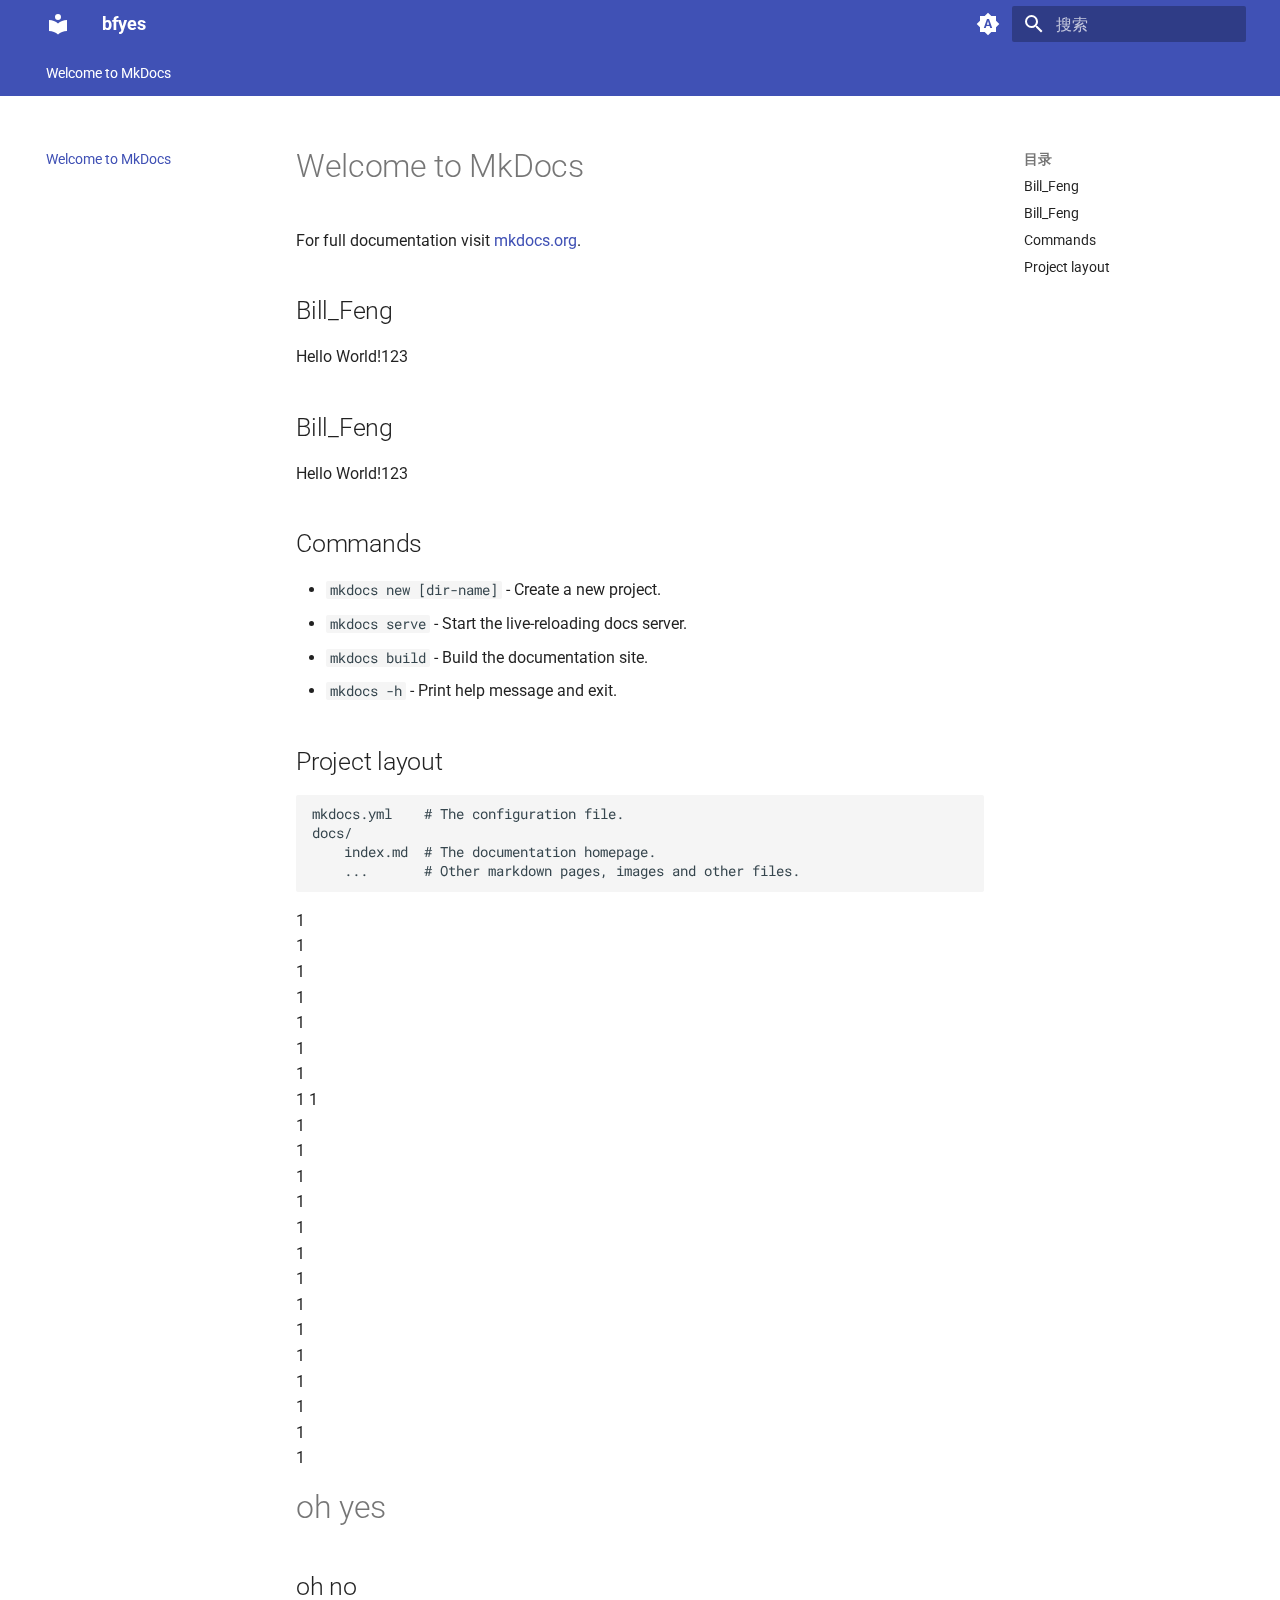
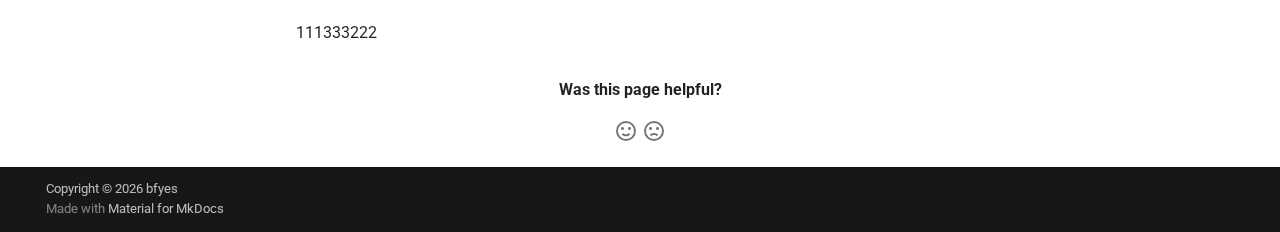
<file: index.html>
<!doctype html>
<html lang="zh" class="no-js">
  <head>
    
      <meta charset="utf-8">
      <meta name="viewport" content="width=device-width,initial-scale=1">
      
      
      
      
      
      
        
      
      
      <link rel="icon" href="assets/images/favicon.png">
      <meta name="generator" content="mkdocs-1.6.1, mkdocs-material-9.7.1">
    
    
      
        <title>bfyes</title>
      
    
    
      <link rel="stylesheet" href="assets/stylesheets/main.484c7ddc.min.css">
      
        
        <link rel="stylesheet" href="assets/stylesheets/palette.ab4e12ef.min.css">
      
      


    
    
      
    
    
      
        
        
        <link rel="preconnect" href="https://fonts.gstatic.com" crossorigin>
        <link rel="stylesheet" href="https://fonts.googleapis.com/css?family=Roboto:300,300i,400,400i,700,700i%7CRoboto+Mono:400,400i,700,700i&display=fallback">
        <style>:root{--md-text-font:"Roboto";--md-code-font:"Roboto Mono"}</style>
      
    
    
    <script>__md_scope=new URL(".",location),__md_hash=e=>[...e].reduce(((e,_)=>(e<<5)-e+_.charCodeAt(0)),0),__md_get=(e,_=localStorage,t=__md_scope)=>JSON.parse(_.getItem(t.pathname+"."+e)),__md_set=(e,_,t=localStorage,a=__md_scope)=>{try{t.setItem(a.pathname+"."+e,JSON.stringify(_))}catch(e){}}</script>
    
      
  


  
  

<script id="__analytics">function __md_analytics(){function e(){dataLayer.push(arguments)}window.dataLayer=window.dataLayer||[],e("js",new Date),e("config","G-Q2FLENJ8PT"),document.addEventListener("DOMContentLoaded",(function(){document.forms.search&&document.forms.search.query.addEventListener("blur",(function(){this.value&&e("event","search",{search_term:this.value})}));document$.subscribe((function(){var t=document.forms.feedback;if(void 0!==t)for(var a of t.querySelectorAll("[type=submit]"))a.addEventListener("click",(function(a){a.preventDefault();var n=document.location.pathname,d=this.getAttribute("data-md-value");e("event","feedback",{page:n,data:d}),t.firstElementChild.disabled=!0;var r=t.querySelector(".md-feedback__note [data-md-value='"+d+"']");r&&(r.hidden=!1)})),t.hidden=!1})),location$.subscribe((function(t){e("config","G-Q2FLENJ8PT",{page_path:t.pathname})}))}));var t=document.createElement("script");t.async=!0,t.src="https://www.googletagmanager.com/gtag/js?id=G-Q2FLENJ8PT",document.getElementById("__analytics").insertAdjacentElement("afterEnd",t)}</script>
  
    <script>"undefined"!=typeof __md_analytics&&__md_analytics()</script>
  

    
    
  </head>
  
  
    
    
      
    
    
    
    
    <body dir="ltr" data-md-color-scheme="default" data-md-color-primary="indigo" data-md-color-accent="indigo">
  
    
    <input class="md-toggle" data-md-toggle="drawer" type="checkbox" id="__drawer" autocomplete="off">
    <input class="md-toggle" data-md-toggle="search" type="checkbox" id="__search" autocomplete="off">
    <label class="md-overlay" for="__drawer"></label>
    <div data-md-component="skip">
      
        
        <a href="#welcome-to-mkdocs" class="md-skip">
          跳转至
        </a>
      
    </div>
    <div data-md-component="announce">
      
    </div>
    
    
      

<header class="md-header" data-md-component="header">
  <nav class="md-header__inner md-grid" aria-label="页眉">
    <a href="." title="bfyes" class="md-header__button md-logo" aria-label="bfyes" data-md-component="logo">
      
  
  <svg xmlns="http://www.w3.org/2000/svg" viewBox="0 0 24 24"><path d="M12 8a3 3 0 0 0 3-3 3 3 0 0 0-3-3 3 3 0 0 0-3 3 3 3 0 0 0 3 3m0 3.54C9.64 9.35 6.5 8 3 8v11c3.5 0 6.64 1.35 9 3.54 2.36-2.19 5.5-3.54 9-3.54V8c-3.5 0-6.64 1.35-9 3.54"/></svg>

    </a>
    <label class="md-header__button md-icon" for="__drawer">
      
      <svg xmlns="http://www.w3.org/2000/svg" viewBox="0 0 24 24"><path d="M3 6h18v2H3zm0 5h18v2H3zm0 5h18v2H3z"/></svg>
    </label>
    <div class="md-header__title" data-md-component="header-title">
      <div class="md-header__ellipsis">
        <div class="md-header__topic">
          <span class="md-ellipsis">
            bfyes
          </span>
        </div>
        <div class="md-header__topic" data-md-component="header-topic">
          <span class="md-ellipsis">
            
              Welcome to MkDocs
            
          </span>
        </div>
      </div>
    </div>
    
      
        <form class="md-header__option" data-md-component="palette">
  
    
    
    
    <input class="md-option" data-md-color-media="(prefers-color-scheme)" data-md-color-scheme="default" data-md-color-primary="indigo" data-md-color-accent="indigo"  aria-label="Switch to light mode"  type="radio" name="__palette" id="__palette_0">
    
      <label class="md-header__button md-icon" title="Switch to light mode" for="__palette_1" hidden>
        <svg xmlns="http://www.w3.org/2000/svg" viewBox="0 0 24 24"><path d="m14.3 16-.7-2h-3.2l-.7 2H7.8L11 7h2l3.2 9zM20 8.69V4h-4.69L12 .69 8.69 4H4v4.69L.69 12 4 15.31V20h4.69L12 23.31 15.31 20H20v-4.69L23.31 12zm-9.15 3.96h2.3L12 9z"/></svg>
      </label>
    
  
    
    
    
    <input class="md-option" data-md-color-media="(prefers-color-scheme: light)" data-md-color-scheme="default" data-md-color-primary="indigo" data-md-color-accent="indigo"  aria-label="Switch to dark mode"  type="radio" name="__palette" id="__palette_1">
    
      <label class="md-header__button md-icon" title="Switch to dark mode" for="__palette_2" hidden>
        <svg xmlns="http://www.w3.org/2000/svg" viewBox="0 0 24 24"><path d="M12 8a4 4 0 0 0-4 4 4 4 0 0 0 4 4 4 4 0 0 0 4-4 4 4 0 0 0-4-4m0 10a6 6 0 0 1-6-6 6 6 0 0 1 6-6 6 6 0 0 1 6 6 6 6 0 0 1-6 6m8-9.31V4h-4.69L12 .69 8.69 4H4v4.69L.69 12 4 15.31V20h4.69L12 23.31 15.31 20H20v-4.69L23.31 12z"/></svg>
      </label>
    
  
    
    
    
    <input class="md-option" data-md-color-media="(prefers-color-scheme: dark)" data-md-color-scheme="slate" data-md-color-primary="black" data-md-color-accent="indigo"  aria-label="Switch to system preference"  type="radio" name="__palette" id="__palette_2">
    
      <label class="md-header__button md-icon" title="Switch to system preference" for="__palette_0" hidden>
        <svg xmlns="http://www.w3.org/2000/svg" viewBox="0 0 24 24"><path d="M12 18c-.89 0-1.74-.2-2.5-.55C11.56 16.5 13 14.42 13 12s-1.44-4.5-3.5-5.45C10.26 6.2 11.11 6 12 6a6 6 0 0 1 6 6 6 6 0 0 1-6 6m8-9.31V4h-4.69L12 .69 8.69 4H4v4.69L.69 12 4 15.31V20h4.69L12 23.31 15.31 20H20v-4.69L23.31 12z"/></svg>
      </label>
    
  
</form>
      
    
    
      <script>var palette=__md_get("__palette");if(palette&&palette.color){if("(prefers-color-scheme)"===palette.color.media){var media=matchMedia("(prefers-color-scheme: light)"),input=document.querySelector(media.matches?"[data-md-color-media='(prefers-color-scheme: light)']":"[data-md-color-media='(prefers-color-scheme: dark)']");palette.color.media=input.getAttribute("data-md-color-media"),palette.color.scheme=input.getAttribute("data-md-color-scheme"),palette.color.primary=input.getAttribute("data-md-color-primary"),palette.color.accent=input.getAttribute("data-md-color-accent")}for(var[key,value]of Object.entries(palette.color))document.body.setAttribute("data-md-color-"+key,value)}</script>
    
    
    
      
      
        <label class="md-header__button md-icon" for="__search">
          
          <svg xmlns="http://www.w3.org/2000/svg" viewBox="0 0 24 24"><path d="M9.5 3A6.5 6.5 0 0 1 16 9.5c0 1.61-.59 3.09-1.56 4.23l.27.27h.79l5 5-1.5 1.5-5-5v-.79l-.27-.27A6.52 6.52 0 0 1 9.5 16 6.5 6.5 0 0 1 3 9.5 6.5 6.5 0 0 1 9.5 3m0 2C7 5 5 7 5 9.5S7 14 9.5 14 14 12 14 9.5 12 5 9.5 5"/></svg>
        </label>
        <div class="md-search" data-md-component="search" role="dialog">
  <label class="md-search__overlay" for="__search"></label>
  <div class="md-search__inner" role="search">
    <form class="md-search__form" name="search">
      <input type="text" class="md-search__input" name="query" aria-label="搜索" placeholder="搜索" autocapitalize="off" autocorrect="off" autocomplete="off" spellcheck="false" data-md-component="search-query" required>
      <label class="md-search__icon md-icon" for="__search">
        
        <svg xmlns="http://www.w3.org/2000/svg" viewBox="0 0 24 24"><path d="M9.5 3A6.5 6.5 0 0 1 16 9.5c0 1.61-.59 3.09-1.56 4.23l.27.27h.79l5 5-1.5 1.5-5-5v-.79l-.27-.27A6.52 6.52 0 0 1 9.5 16 6.5 6.5 0 0 1 3 9.5 6.5 6.5 0 0 1 9.5 3m0 2C7 5 5 7 5 9.5S7 14 9.5 14 14 12 14 9.5 12 5 9.5 5"/></svg>
        
        <svg xmlns="http://www.w3.org/2000/svg" viewBox="0 0 24 24"><path d="M20 11v2H8l5.5 5.5-1.42 1.42L4.16 12l7.92-7.92L13.5 5.5 8 11z"/></svg>
      </label>
      <nav class="md-search__options" aria-label="查找">
        
        <button type="reset" class="md-search__icon md-icon" title="清空当前内容" aria-label="清空当前内容" tabindex="-1">
          
          <svg xmlns="http://www.w3.org/2000/svg" viewBox="0 0 24 24"><path d="M19 6.41 17.59 5 12 10.59 6.41 5 5 6.41 10.59 12 5 17.59 6.41 19 12 13.41 17.59 19 19 17.59 13.41 12z"/></svg>
        </button>
      </nav>
      
        <div class="md-search__suggest" data-md-component="search-suggest"></div>
      
    </form>
    <div class="md-search__output">
      <div class="md-search__scrollwrap" tabindex="0" data-md-scrollfix>
        <div class="md-search-result" data-md-component="search-result">
          <div class="md-search-result__meta">
            正在初始化搜索引擎
          </div>
          <ol class="md-search-result__list" role="presentation"></ol>
        </div>
      </div>
    </div>
  </div>
</div>
      
    
    
  </nav>
  
</header>
    
    <div class="md-container" data-md-component="container">
      
      
        
          
            
<nav class="md-tabs" aria-label="标签" data-md-component="tabs">
  <div class="md-grid">
    <ul class="md-tabs__list">
      
        
  
  
  
    
  
  
    <li class="md-tabs__item md-tabs__item--active">
      <a href="." class="md-tabs__link">
        
  
  
    
  
  Welcome to MkDocs

      </a>
    </li>
  

      
    </ul>
  </div>
</nav>
          
        
      
      <main class="md-main" data-md-component="main">
        <div class="md-main__inner md-grid">
          
            
              
              <div class="md-sidebar md-sidebar--primary" data-md-component="sidebar" data-md-type="navigation" >
                <div class="md-sidebar__scrollwrap">
                  <div class="md-sidebar__inner">
                    


  


<nav class="md-nav md-nav--primary md-nav--lifted" aria-label="导航栏" data-md-level="0">
  <label class="md-nav__title" for="__drawer">
    <a href="." title="bfyes" class="md-nav__button md-logo" aria-label="bfyes" data-md-component="logo">
      
  
  <svg xmlns="http://www.w3.org/2000/svg" viewBox="0 0 24 24"><path d="M12 8a3 3 0 0 0 3-3 3 3 0 0 0-3-3 3 3 0 0 0-3 3 3 3 0 0 0 3 3m0 3.54C9.64 9.35 6.5 8 3 8v11c3.5 0 6.64 1.35 9 3.54 2.36-2.19 5.5-3.54 9-3.54V8c-3.5 0-6.64 1.35-9 3.54"/></svg>

    </a>
    bfyes
  </label>
  
  <ul class="md-nav__list" data-md-scrollfix>
    
      
      
  
  
    
  
  
  
    <li class="md-nav__item md-nav__item--active">
      
      <input class="md-nav__toggle md-toggle" type="checkbox" id="__toc">
      
      
        
      
      
        <label class="md-nav__link md-nav__link--active" for="__toc">
          
  
  
  <span class="md-ellipsis">
    
  
    Welcome to MkDocs
  

    
  </span>
  
  

          <span class="md-nav__icon md-icon"></span>
        </label>
      
      <a href="." class="md-nav__link md-nav__link--active">
        
  
  
  <span class="md-ellipsis">
    
  
    Welcome to MkDocs
  

    
  </span>
  
  

      </a>
      
        

<nav class="md-nav md-nav--secondary" aria-label="目录">
  
  
  
    
  
  
    <label class="md-nav__title" for="__toc">
      <span class="md-nav__icon md-icon"></span>
      目录
    </label>
    <ul class="md-nav__list" data-md-component="toc" data-md-scrollfix>
      
        <li class="md-nav__item">
  <a href="#bill_feng" class="md-nav__link">
    <span class="md-ellipsis">
      
        Bill_Feng
      
    </span>
  </a>
  
</li>
      
        <li class="md-nav__item">
  <a href="#bill_feng_1" class="md-nav__link">
    <span class="md-ellipsis">
      
        Bill_Feng
      
    </span>
  </a>
  
</li>
      
        <li class="md-nav__item">
  <a href="#commands" class="md-nav__link">
    <span class="md-ellipsis">
      
        Commands
      
    </span>
  </a>
  
</li>
      
        <li class="md-nav__item">
  <a href="#project-layout" class="md-nav__link">
    <span class="md-ellipsis">
      
        Project layout
      
    </span>
  </a>
  
</li>
      
    </ul>
  
</nav>
      
    </li>
  

    
  </ul>
</nav>
                  </div>
                </div>
              </div>
            
            
              
              <div class="md-sidebar md-sidebar--secondary" data-md-component="sidebar" data-md-type="toc" >
                <div class="md-sidebar__scrollwrap">
                  <div class="md-sidebar__inner">
                    

<nav class="md-nav md-nav--secondary" aria-label="目录">
  
  
  
    
  
  
    <label class="md-nav__title" for="__toc">
      <span class="md-nav__icon md-icon"></span>
      目录
    </label>
    <ul class="md-nav__list" data-md-component="toc" data-md-scrollfix>
      
        <li class="md-nav__item">
  <a href="#bill_feng" class="md-nav__link">
    <span class="md-ellipsis">
      
        Bill_Feng
      
    </span>
  </a>
  
</li>
      
        <li class="md-nav__item">
  <a href="#bill_feng_1" class="md-nav__link">
    <span class="md-ellipsis">
      
        Bill_Feng
      
    </span>
  </a>
  
</li>
      
        <li class="md-nav__item">
  <a href="#commands" class="md-nav__link">
    <span class="md-ellipsis">
      
        Commands
      
    </span>
  </a>
  
</li>
      
        <li class="md-nav__item">
  <a href="#project-layout" class="md-nav__link">
    <span class="md-ellipsis">
      
        Project layout
      
    </span>
  </a>
  
</li>
      
    </ul>
  
</nav>
                  </div>
                </div>
              </div>
            
          
          
            <div class="md-content" data-md-component="content">
              
              <article class="md-content__inner md-typeset">
                
                  



<h1 id="welcome-to-mkdocs">Welcome to MkDocs</h1>
<p>For full documentation visit <a href="https://www.mkdocs.org">mkdocs.org</a>.</p>
<h2 id="bill_feng">Bill_Feng</h2>
<p>Hello World!123</p>
<h2 id="bill_feng_1">Bill_Feng</h2>
<p>Hello World!123</p>
<h2 id="commands">Commands</h2>
<ul>
<li><code>mkdocs new [dir-name]</code> - Create a new project.</li>
<li><code>mkdocs serve</code> - Start the live-reloading docs server.</li>
<li><code>mkdocs build</code> - Build the documentation site.</li>
<li><code>mkdocs -h</code> - Print help message and exit.</li>
</ul>
<h2 id="project-layout">Project layout</h2>
<pre><code>mkdocs.yml    # The configuration file.
docs/
    index.md  # The documentation homepage.
    ...       # Other markdown pages, images and other files.
</code></pre>
<p>1<br />
1<br />
1<br />
1<br />
1<br />
1<br />
1<br />
1 
1<br />
1<br />
1<br />
1<br />
1<br />
1<br />
1<br />
1<br />
1<br />
1<br />
1<br />
1<br />
1<br />
1<br />
1</p>
<h1 id="oh-yes">oh yes</h1>
<h2 id="oh-no">oh no</h2>
<p>111333222</p>









  



  <form class="md-feedback" name="feedback" hidden>
    <fieldset>
      <legend class="md-feedback__title">
        Was this page helpful?
      </legend>
      <div class="md-feedback__inner">
        <div class="md-feedback__list">
          
            <button class="md-feedback__icon md-icon" type="submit" title="This page was helpful" data-md-value="1">
              <svg xmlns="http://www.w3.org/2000/svg" viewBox="0 0 24 24"><path d="M20 12a8 8 0 0 0-8-8 8 8 0 0 0-8 8 8 8 0 0 0 8 8 8 8 0 0 0 8-8m2 0a10 10 0 0 1-10 10A10 10 0 0 1 2 12 10 10 0 0 1 12 2a10 10 0 0 1 10 10M10 9.5c0 .8-.7 1.5-1.5 1.5S7 10.3 7 9.5 7.7 8 8.5 8s1.5.7 1.5 1.5m7 0c0 .8-.7 1.5-1.5 1.5S14 10.3 14 9.5 14.7 8 15.5 8s1.5.7 1.5 1.5m-5 7.73c-1.75 0-3.29-.73-4.19-1.81L9.23 14c.45.72 1.52 1.23 2.77 1.23s2.32-.51 2.77-1.23l1.42 1.42c-.9 1.08-2.44 1.81-4.19 1.81"/></svg>
            </button>
          
            <button class="md-feedback__icon md-icon" type="submit" title="This page could be improved" data-md-value="0">
              <svg xmlns="http://www.w3.org/2000/svg" viewBox="0 0 24 24"><path d="M20 12a8 8 0 0 0-8-8 8 8 0 0 0-8 8 8 8 0 0 0 8 8 8 8 0 0 0 8-8m2 0a10 10 0 0 1-10 10A10 10 0 0 1 2 12 10 10 0 0 1 12 2a10 10 0 0 1 10 10m-6.5-4c.8 0 1.5.7 1.5 1.5s-.7 1.5-1.5 1.5-1.5-.7-1.5-1.5.7-1.5 1.5-1.5M10 9.5c0 .8-.7 1.5-1.5 1.5S7 10.3 7 9.5 7.7 8 8.5 8s1.5.7 1.5 1.5m2 4.5c1.75 0 3.29.72 4.19 1.81l-1.42 1.42C14.32 16.5 13.25 16 12 16s-2.32.5-2.77 1.23l-1.42-1.42C8.71 14.72 10.25 14 12 14"/></svg>
            </button>
          
        </div>
        <div class="md-feedback__note">
          
            <div data-md-value="1" hidden>
              
              
                
              
              
              
                
                
              
              Thanks for your feedback!
            </div>
          
            <div data-md-value="0" hidden>
              
              
                
              
              
              
                
                
              
              Thanks for your feedback! We'll strive to improve it.
            </div>
          
        </div>
      </div>
    </fieldset>
  </form>


                
              </article>
            </div>
          
          
<script>var target=document.getElementById(location.hash.slice(1));target&&target.name&&(target.checked=target.name.startsWith("__tabbed_"))</script>
        </div>
        
      </main>
      
        <footer class="md-footer">
  
  <div class="md-footer-meta md-typeset">
    <div class="md-footer-meta__inner md-grid">
      <div class="md-copyright">
  
    <div class="md-copyright__highlight">
      Copyright © 2026 bfyes
    </div>
  
  
    Made with
    <a href="https://squidfunk.github.io/mkdocs-material/" target="_blank" rel="noopener">
      Material for MkDocs
    </a>
  
</div>
      
    </div>
  </div>
</footer>
      
    </div>
    <div class="md-dialog" data-md-component="dialog">
      <div class="md-dialog__inner md-typeset"></div>
    </div>
    
    
    
      
      
      <script id="__config" type="application/json">{"annotate": null, "base": ".", "features": ["navigation.tpp", "navigation.tabs", "search.suggest", "search.highlight"], "search": "assets/javascripts/workers/search.2c215733.min.js", "tags": null, "translations": {"clipboard.copied": "\u5df2\u590d\u5236", "clipboard.copy": "\u590d\u5236", "search.result.more.one": "\u5728\u8be5\u9875\u4e0a\u8fd8\u6709 1 \u4e2a\u7b26\u5408\u6761\u4ef6\u7684\u7ed3\u679c", "search.result.more.other": "\u5728\u8be5\u9875\u4e0a\u8fd8\u6709 # \u4e2a\u7b26\u5408\u6761\u4ef6\u7684\u7ed3\u679c", "search.result.none": "\u6ca1\u6709\u627e\u5230\u7b26\u5408\u6761\u4ef6\u7684\u7ed3\u679c", "search.result.one": "\u627e\u5230 1 \u4e2a\u7b26\u5408\u6761\u4ef6\u7684\u7ed3\u679c", "search.result.other": "# \u4e2a\u7b26\u5408\u6761\u4ef6\u7684\u7ed3\u679c", "search.result.placeholder": "\u952e\u5165\u4ee5\u5f00\u59cb\u641c\u7d22", "search.result.term.missing": "\u7f3a\u5c11", "select.version": "\u9009\u62e9\u5f53\u524d\u7248\u672c"}, "version": null}</script>
    
    
      <script src="assets/javascripts/bundle.79ae519e.min.js"></script>
      
    
  </body>
</html>
</file>
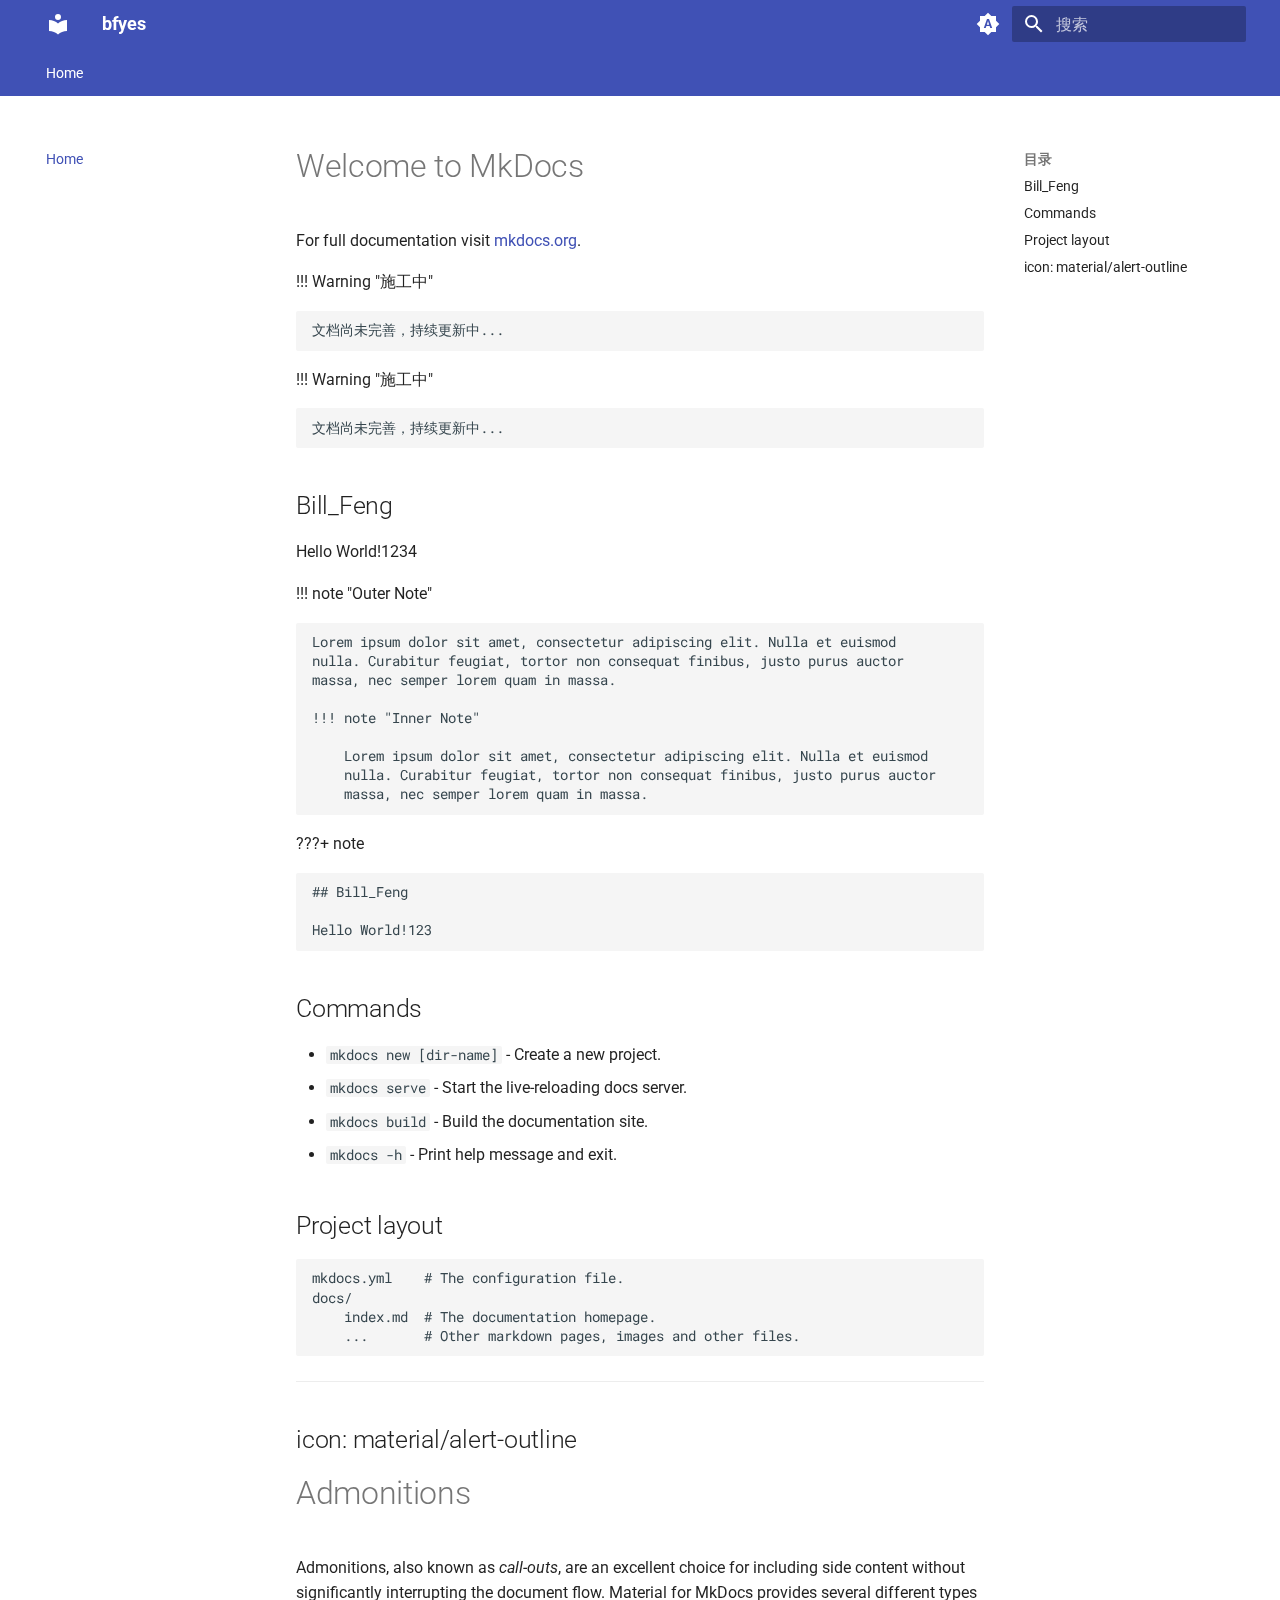
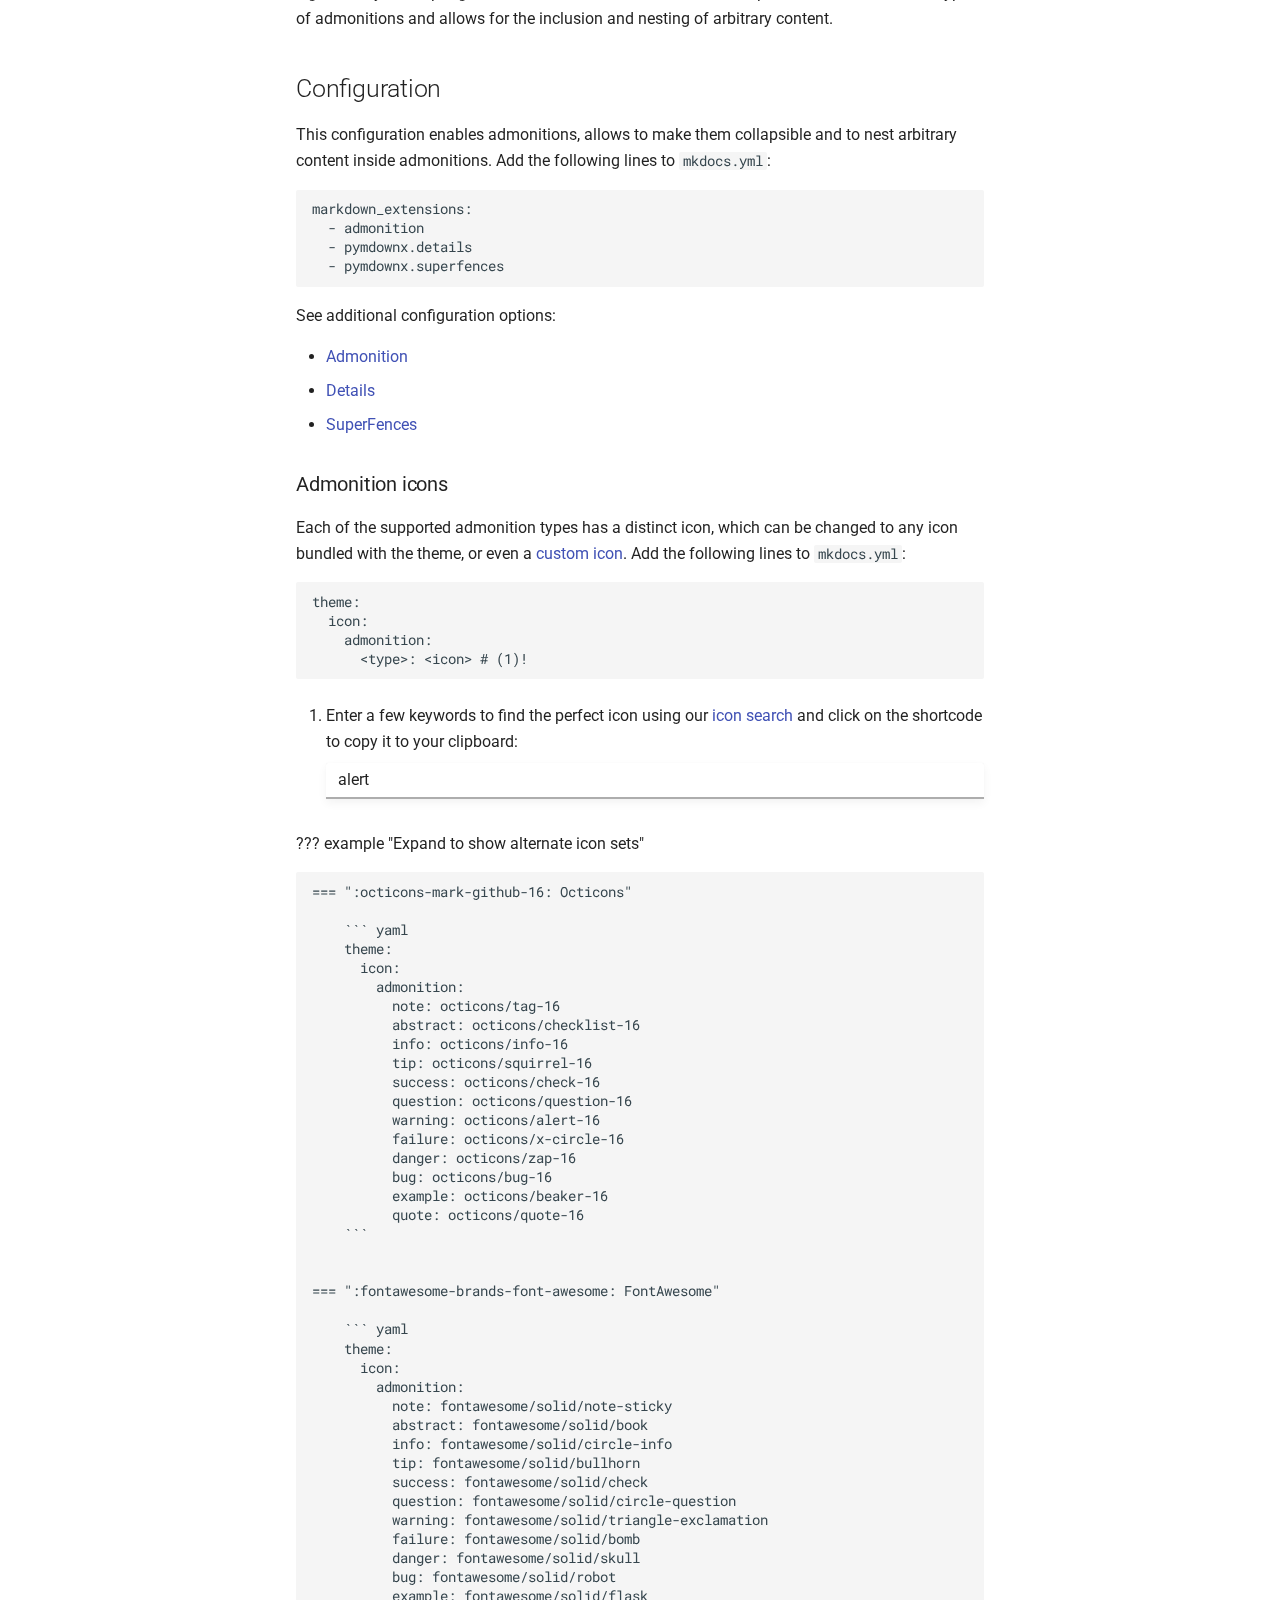
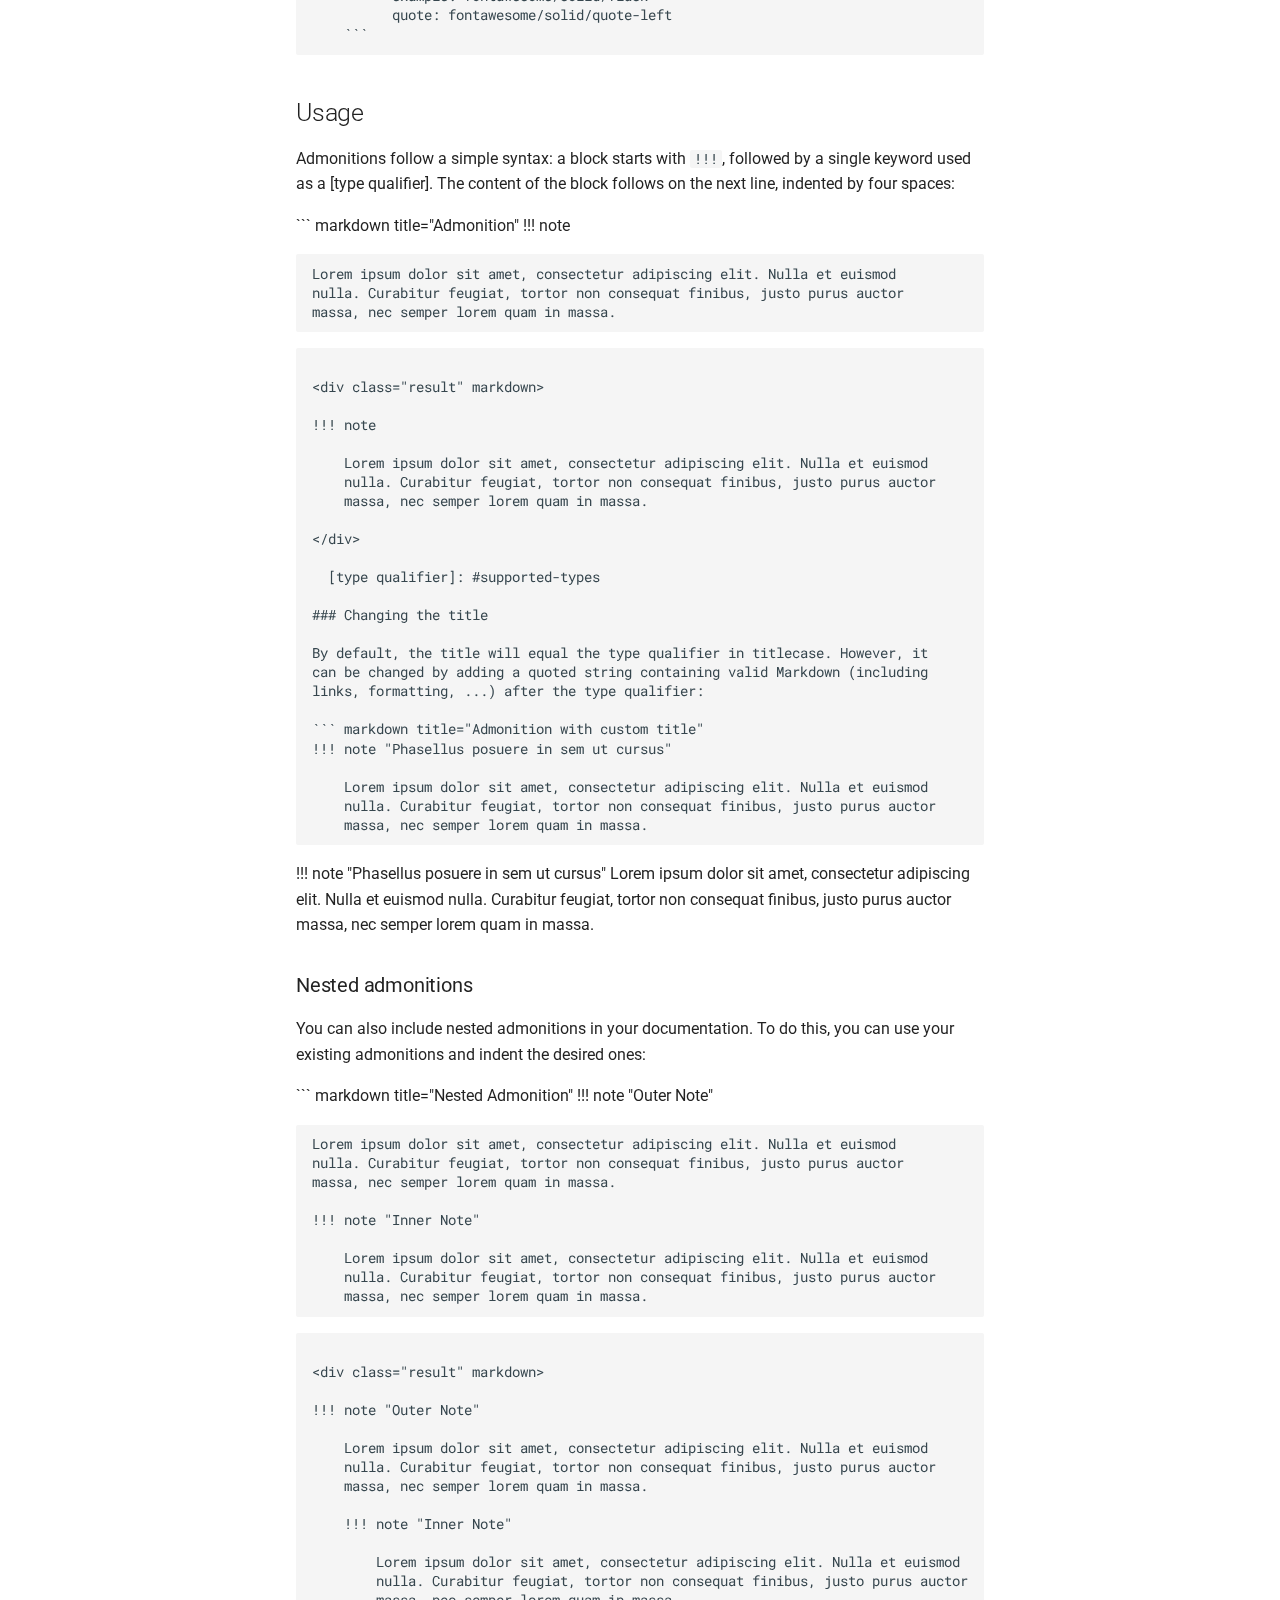
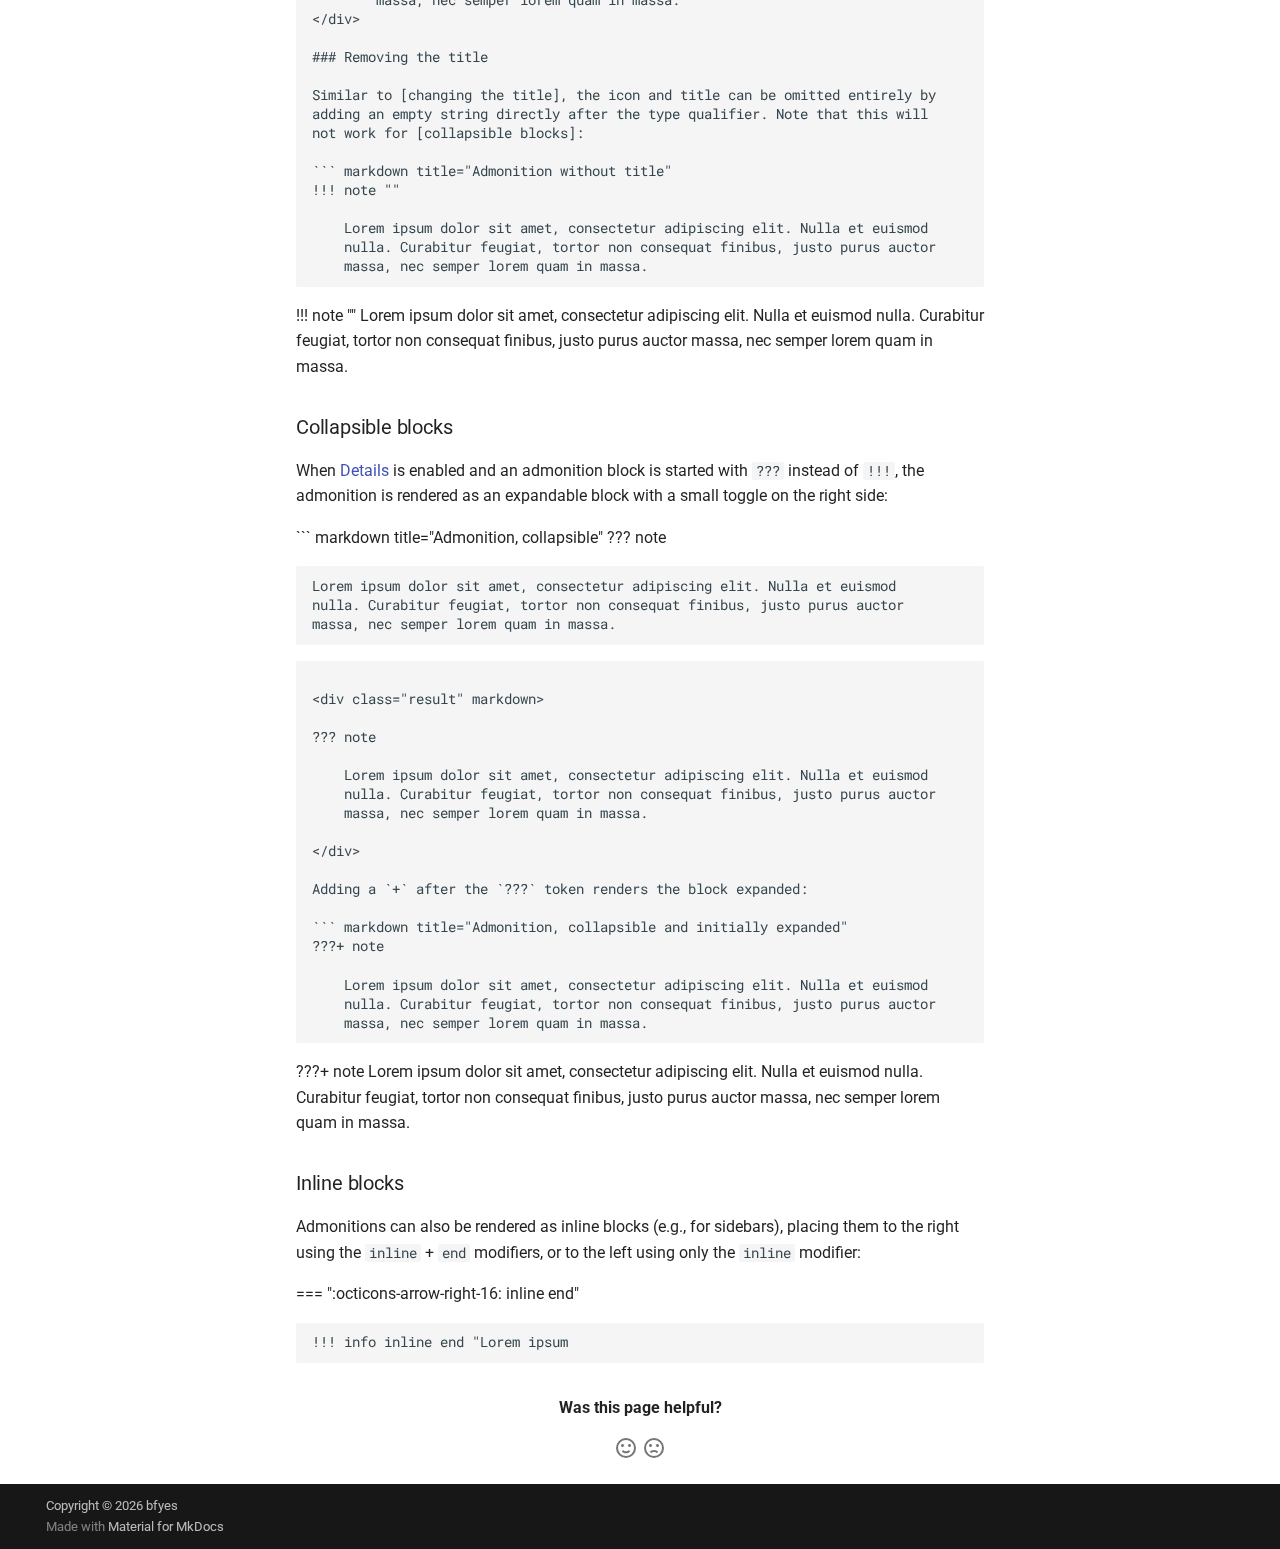
<file: site/index.html>
<!doctype html>
<html lang="zh" class="no-js">
  <head>
    
      <meta charset="utf-8">
      <meta name="viewport" content="width=device-width,initial-scale=1">
      
      
      
      
      
      
        
      
      
      <link rel="icon" href="assets/images/favicon.png">
      <meta name="generator" content="mkdocs-1.6.1, mkdocs-material-9.7.1">
    
    
      
        <title>bfyes</title>
      
    
    
      <link rel="stylesheet" href="assets/stylesheets/main.484c7ddc.min.css">
      
        
        <link rel="stylesheet" href="assets/stylesheets/palette.ab4e12ef.min.css">
      
      


    
    
      
    
    
      
        
        
        <link rel="preconnect" href="https://fonts.gstatic.com" crossorigin>
        <link rel="stylesheet" href="https://fonts.googleapis.com/css?family=Roboto:300,300i,400,400i,700,700i%7CRoboto+Mono:400,400i,700,700i&display=fallback">
        <style>:root{--md-text-font:"Roboto";--md-code-font:"Roboto Mono"}</style>
      
    
    
    <script>__md_scope=new URL(".",location),__md_hash=e=>[...e].reduce(((e,_)=>(e<<5)-e+_.charCodeAt(0)),0),__md_get=(e,_=localStorage,t=__md_scope)=>JSON.parse(_.getItem(t.pathname+"."+e)),__md_set=(e,_,t=localStorage,a=__md_scope)=>{try{t.setItem(a.pathname+"."+e,JSON.stringify(_))}catch(e){}}</script>
    
      
  


  
  

<script id="__analytics">function __md_analytics(){function e(){dataLayer.push(arguments)}window.dataLayer=window.dataLayer||[],e("js",new Date),e("config","G-Q2FLENJ8PT"),document.addEventListener("DOMContentLoaded",(function(){document.forms.search&&document.forms.search.query.addEventListener("blur",(function(){this.value&&e("event","search",{search_term:this.value})}));document$.subscribe((function(){var t=document.forms.feedback;if(void 0!==t)for(var a of t.querySelectorAll("[type=submit]"))a.addEventListener("click",(function(a){a.preventDefault();var n=document.location.pathname,d=this.getAttribute("data-md-value");e("event","feedback",{page:n,data:d}),t.firstElementChild.disabled=!0;var r=t.querySelector(".md-feedback__note [data-md-value='"+d+"']");r&&(r.hidden=!1)})),t.hidden=!1})),location$.subscribe((function(t){e("config","G-Q2FLENJ8PT",{page_path:t.pathname})}))}));var t=document.createElement("script");t.async=!0,t.src="https://www.googletagmanager.com/gtag/js?id=G-Q2FLENJ8PT",document.getElementById("__analytics").insertAdjacentElement("afterEnd",t)}</script>
  
    <script>"undefined"!=typeof __md_analytics&&__md_analytics()</script>
  

    
    
  </head>
  
  
    
    
      
    
    
    
    
    <body dir="ltr" data-md-color-scheme="default" data-md-color-primary="indigo" data-md-color-accent="indigo">
  
    
    <input class="md-toggle" data-md-toggle="drawer" type="checkbox" id="__drawer" autocomplete="off">
    <input class="md-toggle" data-md-toggle="search" type="checkbox" id="__search" autocomplete="off">
    <label class="md-overlay" for="__drawer"></label>
    <div data-md-component="skip">
      
        
        <a href="#welcome-to-mkdocs" class="md-skip">
          跳转至
        </a>
      
    </div>
    <div data-md-component="announce">
      
    </div>
    
    
      

<header class="md-header" data-md-component="header">
  <nav class="md-header__inner md-grid" aria-label="页眉">
    <a href="." title="bfyes" class="md-header__button md-logo" aria-label="bfyes" data-md-component="logo">
      
  
  <svg xmlns="http://www.w3.org/2000/svg" viewBox="0 0 24 24"><path d="M12 8a3 3 0 0 0 3-3 3 3 0 0 0-3-3 3 3 0 0 0-3 3 3 3 0 0 0 3 3m0 3.54C9.64 9.35 6.5 8 3 8v11c3.5 0 6.64 1.35 9 3.54 2.36-2.19 5.5-3.54 9-3.54V8c-3.5 0-6.64 1.35-9 3.54"/></svg>

    </a>
    <label class="md-header__button md-icon" for="__drawer">
      
      <svg xmlns="http://www.w3.org/2000/svg" viewBox="0 0 24 24"><path d="M3 6h18v2H3zm0 5h18v2H3zm0 5h18v2H3z"/></svg>
    </label>
    <div class="md-header__title" data-md-component="header-title">
      <div class="md-header__ellipsis">
        <div class="md-header__topic">
          <span class="md-ellipsis">
            bfyes
          </span>
        </div>
        <div class="md-header__topic" data-md-component="header-topic">
          <span class="md-ellipsis">
            
              Home
            
          </span>
        </div>
      </div>
    </div>
    
      
        <form class="md-header__option" data-md-component="palette">
  
    
    
    
    <input class="md-option" data-md-color-media="(prefers-color-scheme)" data-md-color-scheme="default" data-md-color-primary="indigo" data-md-color-accent="indigo"  aria-label="Switch to light mode"  type="radio" name="__palette" id="__palette_0">
    
      <label class="md-header__button md-icon" title="Switch to light mode" for="__palette_1" hidden>
        <svg xmlns="http://www.w3.org/2000/svg" viewBox="0 0 24 24"><path d="m14.3 16-.7-2h-3.2l-.7 2H7.8L11 7h2l3.2 9zM20 8.69V4h-4.69L12 .69 8.69 4H4v4.69L.69 12 4 15.31V20h4.69L12 23.31 15.31 20H20v-4.69L23.31 12zm-9.15 3.96h2.3L12 9z"/></svg>
      </label>
    
  
    
    
    
    <input class="md-option" data-md-color-media="(prefers-color-scheme: light)" data-md-color-scheme="default" data-md-color-primary="indigo" data-md-color-accent="indigo"  aria-label="Switch to dark mode"  type="radio" name="__palette" id="__palette_1">
    
      <label class="md-header__button md-icon" title="Switch to dark mode" for="__palette_2" hidden>
        <svg xmlns="http://www.w3.org/2000/svg" viewBox="0 0 24 24"><path d="M12 8a4 4 0 0 0-4 4 4 4 0 0 0 4 4 4 4 0 0 0 4-4 4 4 0 0 0-4-4m0 10a6 6 0 0 1-6-6 6 6 0 0 1 6-6 6 6 0 0 1 6 6 6 6 0 0 1-6 6m8-9.31V4h-4.69L12 .69 8.69 4H4v4.69L.69 12 4 15.31V20h4.69L12 23.31 15.31 20H20v-4.69L23.31 12z"/></svg>
      </label>
    
  
    
    
    
    <input class="md-option" data-md-color-media="(prefers-color-scheme: dark)" data-md-color-scheme="slate" data-md-color-primary="black" data-md-color-accent="indigo"  aria-label="Switch to system preference"  type="radio" name="__palette" id="__palette_2">
    
      <label class="md-header__button md-icon" title="Switch to system preference" for="__palette_0" hidden>
        <svg xmlns="http://www.w3.org/2000/svg" viewBox="0 0 24 24"><path d="M12 18c-.89 0-1.74-.2-2.5-.55C11.56 16.5 13 14.42 13 12s-1.44-4.5-3.5-5.45C10.26 6.2 11.11 6 12 6a6 6 0 0 1 6 6 6 6 0 0 1-6 6m8-9.31V4h-4.69L12 .69 8.69 4H4v4.69L.69 12 4 15.31V20h4.69L12 23.31 15.31 20H20v-4.69L23.31 12z"/></svg>
      </label>
    
  
</form>
      
    
    
      <script>var palette=__md_get("__palette");if(palette&&palette.color){if("(prefers-color-scheme)"===palette.color.media){var media=matchMedia("(prefers-color-scheme: light)"),input=document.querySelector(media.matches?"[data-md-color-media='(prefers-color-scheme: light)']":"[data-md-color-media='(prefers-color-scheme: dark)']");palette.color.media=input.getAttribute("data-md-color-media"),palette.color.scheme=input.getAttribute("data-md-color-scheme"),palette.color.primary=input.getAttribute("data-md-color-primary"),palette.color.accent=input.getAttribute("data-md-color-accent")}for(var[key,value]of Object.entries(palette.color))document.body.setAttribute("data-md-color-"+key,value)}</script>
    
    
    
      
      
        <label class="md-header__button md-icon" for="__search">
          
          <svg xmlns="http://www.w3.org/2000/svg" viewBox="0 0 24 24"><path d="M9.5 3A6.5 6.5 0 0 1 16 9.5c0 1.61-.59 3.09-1.56 4.23l.27.27h.79l5 5-1.5 1.5-5-5v-.79l-.27-.27A6.52 6.52 0 0 1 9.5 16 6.5 6.5 0 0 1 3 9.5 6.5 6.5 0 0 1 9.5 3m0 2C7 5 5 7 5 9.5S7 14 9.5 14 14 12 14 9.5 12 5 9.5 5"/></svg>
        </label>
        <div class="md-search" data-md-component="search" role="dialog">
  <label class="md-search__overlay" for="__search"></label>
  <div class="md-search__inner" role="search">
    <form class="md-search__form" name="search">
      <input type="text" class="md-search__input" name="query" aria-label="搜索" placeholder="搜索" autocapitalize="off" autocorrect="off" autocomplete="off" spellcheck="false" data-md-component="search-query" required>
      <label class="md-search__icon md-icon" for="__search">
        
        <svg xmlns="http://www.w3.org/2000/svg" viewBox="0 0 24 24"><path d="M9.5 3A6.5 6.5 0 0 1 16 9.5c0 1.61-.59 3.09-1.56 4.23l.27.27h.79l5 5-1.5 1.5-5-5v-.79l-.27-.27A6.52 6.52 0 0 1 9.5 16 6.5 6.5 0 0 1 3 9.5 6.5 6.5 0 0 1 9.5 3m0 2C7 5 5 7 5 9.5S7 14 9.5 14 14 12 14 9.5 12 5 9.5 5"/></svg>
        
        <svg xmlns="http://www.w3.org/2000/svg" viewBox="0 0 24 24"><path d="M20 11v2H8l5.5 5.5-1.42 1.42L4.16 12l7.92-7.92L13.5 5.5 8 11z"/></svg>
      </label>
      <nav class="md-search__options" aria-label="查找">
        
        <button type="reset" class="md-search__icon md-icon" title="清空当前内容" aria-label="清空当前内容" tabindex="-1">
          
          <svg xmlns="http://www.w3.org/2000/svg" viewBox="0 0 24 24"><path d="M19 6.41 17.59 5 12 10.59 6.41 5 5 6.41 10.59 12 5 17.59 6.41 19 12 13.41 17.59 19 19 17.59 13.41 12z"/></svg>
        </button>
      </nav>
      
        <div class="md-search__suggest" data-md-component="search-suggest"></div>
      
    </form>
    <div class="md-search__output">
      <div class="md-search__scrollwrap" tabindex="0" data-md-scrollfix>
        <div class="md-search-result" data-md-component="search-result">
          <div class="md-search-result__meta">
            正在初始化搜索引擎
          </div>
          <ol class="md-search-result__list" role="presentation"></ol>
        </div>
      </div>
    </div>
  </div>
</div>
      
    
    
  </nav>
  
</header>
    
    <div class="md-container" data-md-component="container">
      
      
        
          
            
<nav class="md-tabs" aria-label="标签" data-md-component="tabs">
  <div class="md-grid">
    <ul class="md-tabs__list">
      
        
  
  
  
    
  
  
    <li class="md-tabs__item md-tabs__item--active">
      <a href="." class="md-tabs__link">
        
  
  
    
  
  Home

      </a>
    </li>
  

      
    </ul>
  </div>
</nav>
          
        
      
      <main class="md-main" data-md-component="main">
        <div class="md-main__inner md-grid">
          
            
              
              <div class="md-sidebar md-sidebar--primary" data-md-component="sidebar" data-md-type="navigation" >
                <div class="md-sidebar__scrollwrap">
                  <div class="md-sidebar__inner">
                    


  


<nav class="md-nav md-nav--primary md-nav--lifted" aria-label="导航栏" data-md-level="0">
  <label class="md-nav__title" for="__drawer">
    <a href="." title="bfyes" class="md-nav__button md-logo" aria-label="bfyes" data-md-component="logo">
      
  
  <svg xmlns="http://www.w3.org/2000/svg" viewBox="0 0 24 24"><path d="M12 8a3 3 0 0 0 3-3 3 3 0 0 0-3-3 3 3 0 0 0-3 3 3 3 0 0 0 3 3m0 3.54C9.64 9.35 6.5 8 3 8v11c3.5 0 6.64 1.35 9 3.54 2.36-2.19 5.5-3.54 9-3.54V8c-3.5 0-6.64 1.35-9 3.54"/></svg>

    </a>
    bfyes
  </label>
  
  <ul class="md-nav__list" data-md-scrollfix>
    
      
      
  
  
    
  
  
  
    <li class="md-nav__item md-nav__item--active">
      
      <input class="md-nav__toggle md-toggle" type="checkbox" id="__toc">
      
      
        
      
      
        <label class="md-nav__link md-nav__link--active" for="__toc">
          
  
  
  <span class="md-ellipsis">
    
  
    Home
  

    
  </span>
  
  

          <span class="md-nav__icon md-icon"></span>
        </label>
      
      <a href="." class="md-nav__link md-nav__link--active">
        
  
  
  <span class="md-ellipsis">
    
  
    Home
  

    
  </span>
  
  

      </a>
      
        

<nav class="md-nav md-nav--secondary" aria-label="目录">
  
  
  
    
  
  
    <label class="md-nav__title" for="__toc">
      <span class="md-nav__icon md-icon"></span>
      目录
    </label>
    <ul class="md-nav__list" data-md-component="toc" data-md-scrollfix>
      
        <li class="md-nav__item">
  <a href="#bill_feng" class="md-nav__link">
    <span class="md-ellipsis">
      
        Bill_Feng
      
    </span>
  </a>
  
</li>
      
        <li class="md-nav__item">
  <a href="#commands" class="md-nav__link">
    <span class="md-ellipsis">
      
        Commands
      
    </span>
  </a>
  
</li>
      
        <li class="md-nav__item">
  <a href="#project-layout" class="md-nav__link">
    <span class="md-ellipsis">
      
        Project layout
      
    </span>
  </a>
  
</li>
      
        <li class="md-nav__item">
  <a href="#icon-materialalert-outline" class="md-nav__link">
    <span class="md-ellipsis">
      
        icon: material/alert-outline
      
    </span>
  </a>
  
</li>
      
    </ul>
  
</nav>
      
    </li>
  

    
  </ul>
</nav>
                  </div>
                </div>
              </div>
            
            
              
              <div class="md-sidebar md-sidebar--secondary" data-md-component="sidebar" data-md-type="toc" >
                <div class="md-sidebar__scrollwrap">
                  <div class="md-sidebar__inner">
                    

<nav class="md-nav md-nav--secondary" aria-label="目录">
  
  
  
    
  
  
    <label class="md-nav__title" for="__toc">
      <span class="md-nav__icon md-icon"></span>
      目录
    </label>
    <ul class="md-nav__list" data-md-component="toc" data-md-scrollfix>
      
        <li class="md-nav__item">
  <a href="#bill_feng" class="md-nav__link">
    <span class="md-ellipsis">
      
        Bill_Feng
      
    </span>
  </a>
  
</li>
      
        <li class="md-nav__item">
  <a href="#commands" class="md-nav__link">
    <span class="md-ellipsis">
      
        Commands
      
    </span>
  </a>
  
</li>
      
        <li class="md-nav__item">
  <a href="#project-layout" class="md-nav__link">
    <span class="md-ellipsis">
      
        Project layout
      
    </span>
  </a>
  
</li>
      
        <li class="md-nav__item">
  <a href="#icon-materialalert-outline" class="md-nav__link">
    <span class="md-ellipsis">
      
        icon: material/alert-outline
      
    </span>
  </a>
  
</li>
      
    </ul>
  
</nav>
                  </div>
                </div>
              </div>
            
          
          
            <div class="md-content" data-md-component="content">
              
              <article class="md-content__inner md-typeset">
                
                  



<!-- 内部备注：这是施工中的文档，后续完善 Bill_Feng 模块 -->
<h1 id="welcome-to-mkdocs">Welcome to MkDocs</h1>
<p>For full documentation visit <a href="https://www.mkdocs.org">mkdocs.org</a>.</p>
<p>!!! Warning "施工中"</p>
<pre><code>文档尚未完善，持续更新中...
</code></pre>
<p>!!! Warning "施工中"</p>
<pre><code>文档尚未完善，持续更新中...
</code></pre>
<h2 id="bill_feng">Bill_Feng</h2>
<p>Hello World!1234</p>
<p>!!! note "Outer Note"</p>
<pre><code>Lorem ipsum dolor sit amet, consectetur adipiscing elit. Nulla et euismod
nulla. Curabitur feugiat, tortor non consequat finibus, justo purus auctor
massa, nec semper lorem quam in massa.

!!! note "Inner Note"

    Lorem ipsum dolor sit amet, consectetur adipiscing elit. Nulla et euismod
    nulla. Curabitur feugiat, tortor non consequat finibus, justo purus auctor
    massa, nec semper lorem quam in massa.
</code></pre>
<p>???+ note</p>
<pre><code>## Bill_Feng

Hello World!123
</code></pre>
<h2 id="commands">Commands</h2>
<ul>
<li><code>mkdocs new [dir-name]</code> - Create a new project.</li>
<li><code>mkdocs serve</code> - Start the live-reloading docs server.</li>
<li><code>mkdocs build</code> - Build the documentation site.</li>
<li><code>mkdocs -h</code> - Print help message and exit.</li>
</ul>
<h2 id="project-layout">Project layout</h2>
<pre><code>mkdocs.yml    # The configuration file.
docs/
    index.md  # The documentation homepage.
    ...       # Other markdown pages, images and other files.
</code></pre>
<hr />
<h2 id="icon-materialalert-outline">icon: material/alert-outline</h2>
<h1 id="admonitions">Admonitions</h1>
<p>Admonitions, also known as <em>call-outs</em>, are an excellent choice for including
side content without significantly interrupting the document flow. Material for
MkDocs provides several different types of admonitions and allows for the
inclusion and nesting of arbitrary content.</p>
<h2 id="configuration">Configuration</h2>
<p>This configuration enables admonitions, allows to make them collapsible and to
nest arbitrary content inside admonitions. Add the following lines to
<code>mkdocs.yml</code>:</p>
<pre><code class="language-yaml">markdown_extensions:
  - admonition
  - pymdownx.details
  - pymdownx.superfences
</code></pre>
<p>See additional configuration options:</p>
<ul>
<li><a href="../setup/extensions/python-markdown.md#admonition">Admonition</a></li>
<li><a href="../setup/extensions/python-markdown-extensions.md#details">Details</a></li>
<li><a href="../setup/extensions/python-markdown-extensions.md#superfences">SuperFences</a></li>
</ul>
<h3 id="admonition-icons">Admonition icons</h3>
<!-- md:version 8.3.0 -->

<p>Each of the supported admonition types has a distinct icon, which can be changed
to any icon bundled with the theme, or even a <a href="../setup/changing-the-logo-and-icons.md#additional-icons">custom icon</a>. Add the following
lines to <code>mkdocs.yml</code>:</p>
<pre><code class="language-yaml">theme:
  icon:
    admonition:
      &lt;type&gt;: &lt;icon&gt; # (1)!
</code></pre>
<ol>
<li>
<p>Enter a few keywords to find the perfect icon using our <a href="icons-emojis.md#search">icon search</a> and
    click on the shortcode to copy it to your clipboard:</p>
<p><div class="mdx-iconsearch" data-mdx-component="iconsearch">
  <input class="md-input md-input--stretch mdx-iconsearch__input" placeholder="Search icon" data-mdx-component="iconsearch-query" value="alert" />
  <div class="mdx-iconsearch-result" data-mdx-component="iconsearch-result" data-mdx-mode="file">
    <div class="mdx-iconsearch-result__meta"></div>
    <ol class="mdx-iconsearch-result__list"></ol>
  </div>
</div></p>
</li>
</ol>
<p>??? example "Expand to show alternate icon sets"</p>
<pre><code>=== ":octicons-mark-github-16: Octicons"

    ``` yaml
    theme:
      icon:
        admonition:
          note: octicons/tag-16
          abstract: octicons/checklist-16
          info: octicons/info-16
          tip: octicons/squirrel-16
          success: octicons/check-16
          question: octicons/question-16
          warning: octicons/alert-16
          failure: octicons/x-circle-16
          danger: octicons/zap-16
          bug: octicons/bug-16
          example: octicons/beaker-16
          quote: octicons/quote-16
    ```


=== ":fontawesome-brands-font-awesome: FontAwesome"

    ``` yaml
    theme:
      icon:
        admonition:
          note: fontawesome/solid/note-sticky
          abstract: fontawesome/solid/book
          info: fontawesome/solid/circle-info
          tip: fontawesome/solid/bullhorn
          success: fontawesome/solid/check
          question: fontawesome/solid/circle-question
          warning: fontawesome/solid/triangle-exclamation
          failure: fontawesome/solid/bomb
          danger: fontawesome/solid/skull
          bug: fontawesome/solid/robot
          example: fontawesome/solid/flask
          quote: fontawesome/solid/quote-left
    ```
</code></pre>
<h2 id="usage">Usage</h2>
<p>Admonitions follow a simple syntax: a block starts with <code>!!!</code>, followed by a
single keyword used as a [type qualifier]. The content of the block follows on
the next line, indented by four spaces:</p>
<p>``` markdown title="Admonition"
!!! note</p>
<pre><code>Lorem ipsum dolor sit amet, consectetur adipiscing elit. Nulla et euismod
nulla. Curabitur feugiat, tortor non consequat finibus, justo purus auctor
massa, nec semper lorem quam in massa.
</code></pre>
<pre><code>
&lt;div class=&quot;result&quot; markdown&gt;

!!! note

    Lorem ipsum dolor sit amet, consectetur adipiscing elit. Nulla et euismod
    nulla. Curabitur feugiat, tortor non consequat finibus, justo purus auctor
    massa, nec semper lorem quam in massa.

&lt;/div&gt;

  [type qualifier]: #supported-types

### Changing the title

By default, the title will equal the type qualifier in titlecase. However, it
can be changed by adding a quoted string containing valid Markdown (including
links, formatting, ...) after the type qualifier:

``` markdown title=&quot;Admonition with custom title&quot;
!!! note &quot;Phasellus posuere in sem ut cursus&quot;

    Lorem ipsum dolor sit amet, consectetur adipiscing elit. Nulla et euismod
    nulla. Curabitur feugiat, tortor non consequat finibus, justo purus auctor
    massa, nec semper lorem quam in massa.
</code></pre>
<div class="result" markdown>

!!! note "Phasellus posuere in sem ut cursus"

    Lorem ipsum dolor sit amet, consectetur adipiscing elit. Nulla et euismod
    nulla. Curabitur feugiat, tortor non consequat finibus, justo purus auctor
    massa, nec semper lorem quam in massa.

</div>

<h3 id="nested-admonitions">Nested admonitions</h3>
<p>You can also include nested admonitions in your documentation. To do this, you
can use your existing admonitions and indent the desired ones:</p>
<p>``` markdown title="Nested Admonition"
!!! note "Outer Note"</p>
<pre><code>Lorem ipsum dolor sit amet, consectetur adipiscing elit. Nulla et euismod
nulla. Curabitur feugiat, tortor non consequat finibus, justo purus auctor
massa, nec semper lorem quam in massa.

!!! note "Inner Note"

    Lorem ipsum dolor sit amet, consectetur adipiscing elit. Nulla et euismod
    nulla. Curabitur feugiat, tortor non consequat finibus, justo purus auctor
    massa, nec semper lorem quam in massa.
</code></pre>
<pre><code>
&lt;div class=&quot;result&quot; markdown&gt;

!!! note &quot;Outer Note&quot;

    Lorem ipsum dolor sit amet, consectetur adipiscing elit. Nulla et euismod
    nulla. Curabitur feugiat, tortor non consequat finibus, justo purus auctor
    massa, nec semper lorem quam in massa.

    !!! note &quot;Inner Note&quot;

        Lorem ipsum dolor sit amet, consectetur adipiscing elit. Nulla et euismod
        nulla. Curabitur feugiat, tortor non consequat finibus, justo purus auctor
        massa, nec semper lorem quam in massa.
&lt;/div&gt;

### Removing the title

Similar to [changing the title], the icon and title can be omitted entirely by
adding an empty string directly after the type qualifier. Note that this will
not work for [collapsible blocks]:

``` markdown title=&quot;Admonition without title&quot;
!!! note &quot;&quot;

    Lorem ipsum dolor sit amet, consectetur adipiscing elit. Nulla et euismod
    nulla. Curabitur feugiat, tortor non consequat finibus, justo purus auctor
    massa, nec semper lorem quam in massa.
</code></pre>
<div class="result" markdown>

!!! note ""

    Lorem ipsum dolor sit amet, consectetur adipiscing elit. Nulla et euismod
    nulla. Curabitur feugiat, tortor non consequat finibus, justo purus auctor
    massa, nec semper lorem quam in massa.

</div>

<h3 id="collapsible-blocks">Collapsible blocks</h3>
<p>When <a href="../setup/extensions/python-markdown-extensions.md#details">Details</a> is enabled and an admonition block is started with <code>???</code> instead
of <code>!!!</code>, the admonition is rendered as an expandable block with a small toggle
on the right side:</p>
<p>``` markdown title="Admonition, collapsible"
??? note</p>
<pre><code>Lorem ipsum dolor sit amet, consectetur adipiscing elit. Nulla et euismod
nulla. Curabitur feugiat, tortor non consequat finibus, justo purus auctor
massa, nec semper lorem quam in massa.
</code></pre>
<pre><code>
&lt;div class=&quot;result&quot; markdown&gt;

??? note

    Lorem ipsum dolor sit amet, consectetur adipiscing elit. Nulla et euismod
    nulla. Curabitur feugiat, tortor non consequat finibus, justo purus auctor
    massa, nec semper lorem quam in massa.

&lt;/div&gt;

Adding a `+` after the `???` token renders the block expanded:

``` markdown title=&quot;Admonition, collapsible and initially expanded&quot;
???+ note

    Lorem ipsum dolor sit amet, consectetur adipiscing elit. Nulla et euismod
    nulla. Curabitur feugiat, tortor non consequat finibus, justo purus auctor
    massa, nec semper lorem quam in massa.
</code></pre>
<div class="result" markdown>

???+ note

    Lorem ipsum dolor sit amet, consectetur adipiscing elit. Nulla et euismod
    nulla. Curabitur feugiat, tortor non consequat finibus, justo purus auctor
    massa, nec semper lorem quam in massa.

</div>

<h3 id="inline-blocks">Inline blocks</h3>
<p>Admonitions can also be rendered as inline blocks (e.g., for sidebars), placing
them to the right using the <code>inline</code> + <code>end</code> modifiers, or to the left using
only the <code>inline</code> modifier:</p>
<p>=== ":octicons-arrow-right-16: inline end"</p>
<pre><code>!!! info inline end "Lorem ipsum
</code></pre>









  



  <form class="md-feedback" name="feedback" hidden>
    <fieldset>
      <legend class="md-feedback__title">
        Was this page helpful?
      </legend>
      <div class="md-feedback__inner">
        <div class="md-feedback__list">
          
            <button class="md-feedback__icon md-icon" type="submit" title="This page was helpful" data-md-value="1">
              <svg xmlns="http://www.w3.org/2000/svg" viewBox="0 0 24 24"><path d="M20 12a8 8 0 0 0-8-8 8 8 0 0 0-8 8 8 8 0 0 0 8 8 8 8 0 0 0 8-8m2 0a10 10 0 0 1-10 10A10 10 0 0 1 2 12 10 10 0 0 1 12 2a10 10 0 0 1 10 10M10 9.5c0 .8-.7 1.5-1.5 1.5S7 10.3 7 9.5 7.7 8 8.5 8s1.5.7 1.5 1.5m7 0c0 .8-.7 1.5-1.5 1.5S14 10.3 14 9.5 14.7 8 15.5 8s1.5.7 1.5 1.5m-5 7.73c-1.75 0-3.29-.73-4.19-1.81L9.23 14c.45.72 1.52 1.23 2.77 1.23s2.32-.51 2.77-1.23l1.42 1.42c-.9 1.08-2.44 1.81-4.19 1.81"/></svg>
            </button>
          
            <button class="md-feedback__icon md-icon" type="submit" title="This page could be improved" data-md-value="0">
              <svg xmlns="http://www.w3.org/2000/svg" viewBox="0 0 24 24"><path d="M20 12a8 8 0 0 0-8-8 8 8 0 0 0-8 8 8 8 0 0 0 8 8 8 8 0 0 0 8-8m2 0a10 10 0 0 1-10 10A10 10 0 0 1 2 12 10 10 0 0 1 12 2a10 10 0 0 1 10 10m-6.5-4c.8 0 1.5.7 1.5 1.5s-.7 1.5-1.5 1.5-1.5-.7-1.5-1.5.7-1.5 1.5-1.5M10 9.5c0 .8-.7 1.5-1.5 1.5S7 10.3 7 9.5 7.7 8 8.5 8s1.5.7 1.5 1.5m2 4.5c1.75 0 3.29.72 4.19 1.81l-1.42 1.42C14.32 16.5 13.25 16 12 16s-2.32.5-2.77 1.23l-1.42-1.42C8.71 14.72 10.25 14 12 14"/></svg>
            </button>
          
        </div>
        <div class="md-feedback__note">
          
            <div data-md-value="1" hidden>
              
              
                
              
              
              
                
                
              
              Thanks for your feedback!
            </div>
          
            <div data-md-value="0" hidden>
              
              
                
              
              
              
                
                
              
              Thanks for your feedback! We'll strive to improve it.
            </div>
          
        </div>
      </div>
    </fieldset>
  </form>


                
              </article>
            </div>
          
          
<script>var target=document.getElementById(location.hash.slice(1));target&&target.name&&(target.checked=target.name.startsWith("__tabbed_"))</script>
        </div>
        
          <button type="button" class="md-top md-icon" data-md-component="top" hidden>
  
  <svg xmlns="http://www.w3.org/2000/svg" viewBox="0 0 24 24"><path d="M13 20h-2V8l-5.5 5.5-1.42-1.42L12 4.16l7.92 7.92-1.42 1.42L13 8z"/></svg>
  回到页面顶部
</button>
        
      </main>
      
        <footer class="md-footer">
  
  <div class="md-footer-meta md-typeset">
    <div class="md-footer-meta__inner md-grid">
      <div class="md-copyright">
  
    <div class="md-copyright__highlight">
      Copyright © 2026 bfyes
    </div>
  
  
    Made with
    <a href="https://squidfunk.github.io/mkdocs-material/" target="_blank" rel="noopener">
      Material for MkDocs
    </a>
  
</div>
      
    </div>
  </div>
</footer>
      
    </div>
    <div class="md-dialog" data-md-component="dialog">
      <div class="md-dialog__inner md-typeset"></div>
    </div>
    
    
    
      
      
      <script id="__config" type="application/json">{"annotate": null, "base": ".", "features": ["content.admonition", "navigation.top", "navigation.tabs", "search.suggest", "search.highlight"], "search": "assets/javascripts/workers/search.2c215733.min.js", "tags": null, "translations": {"clipboard.copied": "\u5df2\u590d\u5236", "clipboard.copy": "\u590d\u5236", "search.result.more.one": "\u5728\u8be5\u9875\u4e0a\u8fd8\u6709 1 \u4e2a\u7b26\u5408\u6761\u4ef6\u7684\u7ed3\u679c", "search.result.more.other": "\u5728\u8be5\u9875\u4e0a\u8fd8\u6709 # \u4e2a\u7b26\u5408\u6761\u4ef6\u7684\u7ed3\u679c", "search.result.none": "\u6ca1\u6709\u627e\u5230\u7b26\u5408\u6761\u4ef6\u7684\u7ed3\u679c", "search.result.one": "\u627e\u5230 1 \u4e2a\u7b26\u5408\u6761\u4ef6\u7684\u7ed3\u679c", "search.result.other": "# \u4e2a\u7b26\u5408\u6761\u4ef6\u7684\u7ed3\u679c", "search.result.placeholder": "\u952e\u5165\u4ee5\u5f00\u59cb\u641c\u7d22", "search.result.term.missing": "\u7f3a\u5c11", "select.version": "\u9009\u62e9\u5f53\u524d\u7248\u672c"}, "version": null}</script>
    
    
      <script src="assets/javascripts/bundle.79ae519e.min.js"></script>
      
    
  </body>
</html>
</file>
<file: assets/stylesheets/main.484c7ddc.min.css>
@charset "UTF-8";html{-webkit-text-size-adjust:none;-moz-text-size-adjust:none;text-size-adjust:none;box-sizing:border-box}*,:after,:before{box-sizing:inherit}@media (prefers-reduced-motion){*,:after,:before{transition:none!important}}body{margin:0}a,button,input,label{-webkit-tap-highlight-color:transparent}a{color:inherit;text-decoration:none}hr{border:0;box-sizing:initial;display:block;height:.05rem;overflow:visible;padding:0}small{font-size:80%}sub,sup{line-height:1em}img{border-style:none}table{border-collapse:initial;border-spacing:0}td,th{font-weight:400;vertical-align:top}button{background:#0000;border:0;font-family:inherit;font-size:inherit;margin:0;padding:0}input{border:0;outline:none}:root{--md-primary-fg-color:#4051b5;--md-primary-fg-color--light:#5d6cc0;--md-primary-fg-color--dark:#303fa1;--md-primary-bg-color:#fff;--md-primary-bg-color--light:#ffffffb3;--md-accent-fg-color:#526cfe;--md-accent-fg-color--transparent:#526cfe1a;--md-accent-bg-color:#fff;--md-accent-bg-color--light:#ffffffb3}[data-md-color-scheme=default]{color-scheme:light}[data-md-color-scheme=default] img[src$="#gh-dark-mode-only"],[data-md-color-scheme=default] img[src$="#only-dark"]{display:none}:root,[data-md-color-scheme=default]{--md-hue:225deg;--md-default-fg-color:#000000de;--md-default-fg-color--light:#0000008a;--md-default-fg-color--lighter:#00000052;--md-default-fg-color--lightest:#00000012;--md-default-bg-color:#fff;--md-default-bg-color--light:#ffffffb3;--md-default-bg-color--lighter:#ffffff4d;--md-default-bg-color--lightest:#ffffff1f;--md-code-fg-color:#36464e;--md-code-bg-color:#f5f5f5;--md-code-bg-color--light:#f5f5f5b3;--md-code-bg-color--lighter:#f5f5f54d;--md-code-hl-color:#4287ff;--md-code-hl-color--light:#4287ff1a;--md-code-hl-number-color:#d52a2a;--md-code-hl-special-color:#db1457;--md-code-hl-function-color:#a846b9;--md-code-hl-constant-color:#6e59d9;--md-code-hl-keyword-color:#3f6ec6;--md-code-hl-string-color:#1c7d4d;--md-code-hl-name-color:var(--md-code-fg-color);--md-code-hl-operator-color:var(--md-default-fg-color--light);--md-code-hl-punctuation-color:var(--md-default-fg-color--light);--md-code-hl-comment-color:var(--md-default-fg-color--light);--md-code-hl-generic-color:var(--md-default-fg-color--light);--md-code-hl-variable-color:var(--md-default-fg-color--light);--md-typeset-color:var(--md-default-fg-color);--md-typeset-a-color:var(--md-primary-fg-color);--md-typeset-del-color:#f5503d26;--md-typeset-ins-color:#0bd57026;--md-typeset-kbd-color:#fafafa;--md-typeset-kbd-accent-color:#fff;--md-typeset-kbd-border-color:#b8b8b8;--md-typeset-mark-color:#ffff0080;--md-typeset-table-color:#0000001f;--md-typeset-table-color--light:rgba(0,0,0,.035);--md-admonition-fg-color:var(--md-default-fg-color);--md-admonition-bg-color:var(--md-default-bg-color);--md-warning-fg-color:#000000de;--md-warning-bg-color:#ff9;--md-footer-fg-color:#fff;--md-footer-fg-color--light:#ffffffb3;--md-footer-fg-color--lighter:#ffffff73;--md-footer-bg-color:#000000de;--md-footer-bg-color--dark:#00000052;--md-shadow-z1:0 0.2rem 0.5rem #0000000d,0 0 0.05rem #0000001a;--md-shadow-z2:0 0.2rem 0.5rem #0000001a,0 0 0.05rem #00000040;--md-shadow-z3:0 0.2rem 0.5rem #0003,0 0 0.05rem #00000059}.md-icon svg{fill:currentcolor;display:block;height:1.2rem;width:1.2rem}body{-webkit-font-smoothing:antialiased;-moz-osx-font-smoothing:grayscale;--md-text-font-family:var(--md-text-font,_),-apple-system,BlinkMacSystemFont,Helvetica,Arial,sans-serif;--md-code-font-family:var(--md-code-font,_),SFMono-Regular,Consolas,Menlo,monospace}aside,body,input{font-feature-settings:"kern","liga";color:var(--md-typeset-color);font-family:var(--md-text-font-family)}code,kbd,pre{font-feature-settings:"kern";font-family:var(--md-code-font-family)}:root{--md-typeset-table-sort-icon:url('data:image/svg+xml;charset=utf-8,<svg xmlns="http://www.w3.org/2000/svg" viewBox="0 0 24 24"><path d="m18 21-4-4h3V7h-3l4-4 4 4h-3v10h3M2 19v-2h10v2M2 13v-2h7v2M2 7V5h4v2z"/></svg>');--md-typeset-table-sort-icon--asc:url('data:image/svg+xml;charset=utf-8,<svg xmlns="http://www.w3.org/2000/svg" viewBox="0 0 24 24"><path d="M19 17h3l-4 4-4-4h3V3h2M2 17h10v2H2M6 5v2H2V5m0 6h7v2H2z"/></svg>');--md-typeset-table-sort-icon--desc:url('data:image/svg+xml;charset=utf-8,<svg xmlns="http://www.w3.org/2000/svg" viewBox="0 0 24 24"><path d="M19 7h3l-4-4-4 4h3v14h2M2 17h10v2H2M6 5v2H2V5m0 6h7v2H2z"/></svg>')}.md-typeset{-webkit-print-color-adjust:exact;color-adjust:exact;font-size:.8rem;line-height:1.6;overflow-wrap:break-word}@media print{.md-typeset{font-size:.68rem}}.md-typeset blockquote,.md-typeset dl,.md-typeset figure,.md-typeset ol,.md-typeset pre,.md-typeset ul{margin-bottom:1em;margin-top:1em}.md-typeset h1{color:var(--md-default-fg-color--light);font-size:2em;line-height:1.3;margin:0 0 1.25em}.md-typeset h1,.md-typeset h2{font-weight:300;letter-spacing:-.01em}.md-typeset h2{font-size:1.5625em;line-height:1.4;margin:1.6em 0 .64em}.md-typeset h3{font-size:1.25em;font-weight:400;letter-spacing:-.01em;line-height:1.5;margin:1.6em 0 .8em}.md-typeset h2+h3{margin-top:.8em}.md-typeset h4{font-weight:700;letter-spacing:-.01em;margin:1em 0}.md-typeset h5,.md-typeset h6{color:var(--md-default-fg-color--light);font-size:.8em;font-weight:700;letter-spacing:-.01em;margin:1.25em 0}.md-typeset h5{text-transform:uppercase}.md-typeset h5 code{text-transform:none}.md-typeset hr{border-bottom:.05rem solid var(--md-default-fg-color--lightest);display:flow-root;margin:1.5em 0}.md-typeset a{color:var(--md-typeset-a-color);word-break:break-word}.md-typeset a,.md-typeset a:before{transition:color 125ms}.md-typeset a:focus,.md-typeset a:hover{color:var(--md-accent-fg-color)}.md-typeset a:focus code,.md-typeset a:hover code{background-color:var(--md-accent-fg-color--transparent);color:var(--md-accent-fg-color)}.md-typeset a code{color:var(--md-typeset-a-color)}.md-typeset a.focus-visible{outline-color:var(--md-accent-fg-color);outline-offset:.2rem}.md-typeset code,.md-typeset kbd,.md-typeset pre{color:var(--md-code-fg-color);direction:ltr;font-variant-ligatures:none;transition:background-color 125ms}@media print{.md-typeset code,.md-typeset kbd,.md-typeset pre{white-space:pre-wrap}}.md-typeset code{background-color:var(--md-code-bg-color);border-radius:.1rem;-webkit-box-decoration-break:clone;box-decoration-break:clone;font-size:.85em;padding:0 .2941176471em;transition:color 125ms,background-color 125ms;word-break:break-word}.md-typeset code:not(.focus-visible){-webkit-tap-highlight-color:transparent;outline:none}.md-typeset pre{display:flow-root;line-height:1.4;position:relative}.md-typeset pre>code{-webkit-box-decoration-break:slice;box-decoration-break:slice;box-shadow:none;display:block;margin:0;outline-color:var(--md-accent-fg-color);overflow:auto;padding:.7720588235em 1.1764705882em;scrollbar-color:var(--md-default-fg-color--lighter) #0000;scrollbar-width:thin;touch-action:auto;word-break:normal}.md-typeset pre>code:hover{scrollbar-color:var(--md-accent-fg-color) #0000}.md-typeset pre>code::-webkit-scrollbar{height:.2rem;width:.2rem}.md-typeset pre>code::-webkit-scrollbar-thumb{background-color:var(--md-default-fg-color--lighter)}.md-typeset pre>code::-webkit-scrollbar-thumb:hover{background-color:var(--md-accent-fg-color)}.md-typeset kbd{background-color:var(--md-typeset-kbd-color);border-radius:.1rem;box-shadow:0 .1rem 0 .05rem var(--md-typeset-kbd-border-color),0 .1rem 0 var(--md-typeset-kbd-border-color),0 -.1rem .2rem var(--md-typeset-kbd-accent-color) inset;color:var(--md-default-fg-color);display:inline-block;font-size:.75em;padding:0 .6666666667em;vertical-align:text-top;word-break:break-word}.md-typeset mark{background-color:var(--md-typeset-mark-color);-webkit-box-decoration-break:clone;box-decoration-break:clone;color:inherit;word-break:break-word}.md-typeset abbr{cursor:help;text-decoration:none}.md-typeset [data-preview],.md-typeset abbr{border-bottom:.05rem dotted var(--md-default-fg-color--light)}.md-typeset small{opacity:.75}[dir=ltr] .md-typeset sub,[dir=ltr] .md-typeset sup{margin-left:.078125em}[dir=rtl] .md-typeset sub,[dir=rtl] .md-typeset sup{margin-right:.078125em}[dir=ltr] .md-typeset blockquote{padding-left:.6rem}[dir=rtl] .md-typeset blockquote{padding-right:.6rem}[dir=ltr] .md-typeset blockquote{border-left:.2rem solid var(--md-default-fg-color--lighter)}[dir=rtl] .md-typeset blockquote{border-right:.2rem solid var(--md-default-fg-color--lighter)}.md-typeset blockquote{color:var(--md-default-fg-color--light);margin-left:0;margin-right:0}.md-typeset ul{list-style-type:disc}.md-typeset ul[type]{list-style-type:revert-layer}[dir=ltr] .md-typeset ol,[dir=ltr] .md-typeset ul{margin-left:.625em}[dir=rtl] .md-typeset ol,[dir=rtl] .md-typeset ul{margin-right:.625em}.md-typeset ol,.md-typeset ul{padding:0}.md-typeset ol:not([hidden]),.md-typeset ul:not([hidden]){display:flow-root}.md-typeset ol ol,.md-typeset ul ol{list-style-type:lower-alpha}.md-typeset ol ol ol,.md-typeset ul ol ol{list-style-type:lower-roman}.md-typeset ol ol ol ol,.md-typeset ul ol ol ol{list-style-type:upper-alpha}.md-typeset ol ol ol ol ol,.md-typeset ul ol ol ol ol{list-style-type:upper-roman}.md-typeset ol[type],.md-typeset ul[type]{list-style-type:revert-layer}[dir=ltr] .md-typeset ol li,[dir=ltr] .md-typeset ul li{margin-left:1.25em}[dir=rtl] .md-typeset ol li,[dir=rtl] .md-typeset ul li{margin-right:1.25em}.md-typeset ol li,.md-typeset ul li{margin-bottom:.5em}.md-typeset ol li blockquote,.md-typeset ol li p,.md-typeset ul li blockquote,.md-typeset ul li p{margin:.5em 0}.md-typeset ol li:last-child,.md-typeset ul li:last-child{margin-bottom:0}[dir=ltr] .md-typeset ol li ol,[dir=ltr] .md-typeset ol li ul,[dir=ltr] .md-typeset ul li ol,[dir=ltr] .md-typeset ul li ul{margin-left:.625em}[dir=rtl] .md-typeset ol li ol,[dir=rtl] .md-typeset ol li ul,[dir=rtl] .md-typeset ul li ol,[dir=rtl] .md-typeset ul li ul{margin-right:.625em}.md-typeset ol li ol,.md-typeset ol li ul,.md-typeset ul li ol,.md-typeset ul li ul{margin-bottom:.5em;margin-top:.5em}[dir=ltr] .md-typeset dd{margin-left:1.875em}[dir=rtl] .md-typeset dd{margin-right:1.875em}.md-typeset dd{margin-bottom:1.5em;margin-top:1em}.md-typeset img,.md-typeset svg,.md-typeset video{height:auto;max-width:100%}.md-typeset img[align=left]{margin:1em 1em 1em 0}.md-typeset img[align=right]{margin:1em 0 1em 1em}.md-typeset img[align]:only-child{margin-top:0}.md-typeset figure{display:flow-root;margin:1em auto;max-width:100%;text-align:center;width:fit-content}.md-typeset figure img{display:block;margin:0 auto}.md-typeset figcaption{font-style:italic;margin:1em auto;max-width:24rem}.md-typeset iframe{max-width:100%}.md-typeset table:not([class]){background-color:var(--md-default-bg-color);border:.05rem solid var(--md-typeset-table-color);border-radius:.1rem;display:inline-block;font-size:.64rem;max-width:100%;overflow:auto;touch-action:auto}@media print{.md-typeset table:not([class]){display:table}}.md-typeset table:not([class])+*{margin-top:1.5em}.md-typeset table:not([class]) td>:first-child,.md-typeset table:not([class]) th>:first-child{margin-top:0}.md-typeset table:not([class]) td>:last-child,.md-typeset table:not([class]) th>:last-child{margin-bottom:0}.md-typeset table:not([class]) td:not([align]),.md-typeset table:not([class]) th:not([align]){text-align:left}[dir=rtl] .md-typeset table:not([class]) td:not([align]),[dir=rtl] .md-typeset table:not([class]) th:not([align]){text-align:right}.md-typeset table:not([class]) th{font-weight:700;min-width:5rem;padding:.9375em 1.25em;vertical-align:top}.md-typeset table:not([class]) td{border-top:.05rem solid var(--md-typeset-table-color);padding:.9375em 1.25em;vertical-align:top}.md-typeset table:not([class]) tbody tr{transition:background-color 125ms}.md-typeset table:not([class]) tbody tr:hover{background-color:var(--md-typeset-table-color--light);box-shadow:0 .05rem 0 var(--md-default-bg-color) inset}.md-typeset table:not([class]) a{word-break:normal}.md-typeset table th[role=columnheader]{cursor:pointer}[dir=ltr] .md-typeset table th[role=columnheader]:after{margin-left:.5em}[dir=rtl] .md-typeset table th[role=columnheader]:after{margin-right:.5em}.md-typeset table th[role=columnheader]:after{content:"";display:inline-block;height:1.2em;-webkit-mask-image:var(--md-typeset-table-sort-icon);mask-image:var(--md-typeset-table-sort-icon);-webkit-mask-repeat:no-repeat;mask-repeat:no-repeat;-webkit-mask-size:contain;mask-size:contain;transition:background-color 125ms;vertical-align:text-bottom;width:1.2em}.md-typeset table th[role=columnheader]:hover:after{background-color:var(--md-default-fg-color--lighter)}.md-typeset table th[role=columnheader][aria-sort=ascending]:after{background-color:var(--md-default-fg-color--light);-webkit-mask-image:var(--md-typeset-table-sort-icon--asc);mask-image:var(--md-typeset-table-sort-icon--asc)}.md-typeset table th[role=columnheader][aria-sort=descending]:after{background-color:var(--md-default-fg-color--light);-webkit-mask-image:var(--md-typeset-table-sort-icon--desc);mask-image:var(--md-typeset-table-sort-icon--desc)}.md-typeset__scrollwrap{margin:1em -.8rem;overflow-x:auto;touch-action:auto}.md-typeset__table{display:inline-block;margin-bottom:.5em;padding:0 .8rem}@media print{.md-typeset__table{display:block}}html .md-typeset__table table{display:table;margin:0;overflow:hidden;width:100%}@media screen and (max-width:44.984375em){.md-content__inner>pre{margin:1em -.8rem}.md-content__inner>pre code{border-radius:0}}.md-typeset .md-author{border-radius:100%;display:block;flex-shrink:0;height:1.6rem;overflow:hidden;position:relative;transition:color 125ms,transform 125ms;width:1.6rem}.md-typeset .md-author img{display:block}.md-typeset .md-author--more{background:var(--md-default-fg-color--lightest);color:var(--md-default-fg-color--lighter);font-size:.6rem;font-weight:700;line-height:1.6rem;text-align:center}.md-typeset .md-author--long{height:2.4rem;width:2.4rem}.md-typeset a.md-author{transform:scale(1)}.md-typeset a.md-author img{border-radius:100%;filter:grayscale(100%) opacity(75%);transition:filter 125ms}.md-typeset a.md-author:focus,.md-typeset a.md-author:hover{transform:scale(1.1);z-index:1}.md-typeset a.md-author:focus img,.md-typeset a.md-author:hover img{filter:grayscale(0)}.md-banner{background-color:var(--md-footer-bg-color);color:var(--md-footer-fg-color);overflow:auto}@media print{.md-banner{display:none}}.md-banner--warning{background-color:var(--md-warning-bg-color);color:var(--md-warning-fg-color)}.md-banner__inner{font-size:.7rem;margin:.6rem auto;padding:0 .8rem}[dir=ltr] .md-banner__button{float:right}[dir=rtl] .md-banner__button{float:left}.md-banner__button{color:inherit;cursor:pointer;transition:opacity .25s}.no-js .md-banner__button{display:none}.md-banner__button:hover{opacity:.7}html{font-size:125%;height:100%;overflow-x:hidden}@media screen and (min-width:100em){html{font-size:137.5%}}@media screen and (min-width:125em){html{font-size:150%}}body{background-color:var(--md-default-bg-color);display:flex;flex-direction:column;font-size:.5rem;min-height:100%;position:relative;width:100%}@media print{body{display:block}}@media screen and (max-width:59.984375em){body[data-md-scrolllock]{position:fixed}}.md-grid{margin-left:auto;margin-right:auto;max-width:61rem}.md-container{display:flex;flex-direction:column;flex-grow:1}@media print{.md-container{display:block}}.md-main{flex-grow:1}.md-main__inner{display:flex;height:100%;margin-top:1.5rem}.md-ellipsis{overflow:hidden;text-overflow:ellipsis}.md-toggle{display:none}.md-option{height:0;opacity:0;position:absolute;width:0}.md-option:checked+label:not([hidden]){display:block}.md-option.focus-visible+label{outline-color:var(--md-accent-fg-color);outline-style:auto}.md-skip{background-color:var(--md-default-fg-color);border-radius:.1rem;color:var(--md-default-bg-color);font-size:.64rem;margin:.5rem;opacity:0;outline-color:var(--md-accent-fg-color);padding:.3rem .5rem;position:fixed;transform:translateY(.4rem);z-index:-1}.md-skip:focus{opacity:1;transform:translateY(0);transition:transform .25s cubic-bezier(.4,0,.2,1),opacity 175ms 75ms;z-index:10}@page{margin:25mm}:root{--md-clipboard-icon:url('data:image/svg+xml;charset=utf-8,<svg xmlns="http://www.w3.org/2000/svg" viewBox="0 0 24 24"><path d="M19 21H8V7h11m0-2H8a2 2 0 0 0-2 2v14a2 2 0 0 0 2 2h11a2 2 0 0 0 2-2V7a2 2 0 0 0-2-2m-3-4H4a2 2 0 0 0-2 2v14h2V3h12z"/></svg>')}.md-clipboard{border-radius:.1rem;color:var(--md-default-fg-color--lightest);cursor:pointer;height:1.5em;outline-color:var(--md-accent-fg-color);outline-offset:.1rem;transition:color .25s;width:1.5em;z-index:1}@media print{.md-clipboard{display:none}}.md-clipboard:not(.focus-visible){-webkit-tap-highlight-color:transparent;outline:none}:hover>.md-clipboard{color:var(--md-default-fg-color--light)}.md-clipboard:focus,.md-clipboard:hover{color:var(--md-accent-fg-color)}.md-clipboard:after{background-color:currentcolor;content:"";display:block;height:1.125em;margin:0 auto;-webkit-mask-image:var(--md-clipboard-icon);mask-image:var(--md-clipboard-icon);-webkit-mask-position:center;mask-position:center;-webkit-mask-repeat:no-repeat;mask-repeat:no-repeat;-webkit-mask-size:contain;mask-size:contain;width:1.125em}.md-clipboard--inline{cursor:pointer}.md-clipboard--inline code{transition:color .25s,background-color .25s}.md-clipboard--inline:focus code,.md-clipboard--inline:hover code{background-color:var(--md-accent-fg-color--transparent);color:var(--md-accent-fg-color)}:root{--md-code-select-icon:url('data:image/svg+xml;charset=utf-8,<svg xmlns="http://www.w3.org/2000/svg" viewBox="0 0 24 24"><path d="M19 19h-4v2h4c1.1 0 2-.9 2-2v-4h-2m0-12h-4v2h4v4h2V5c0-1.1-.9-2-2-2M5 5h4V3H5c-1.1 0-2 .9-2 2v4h2m0 6H3v4c0 1.1.9 2 2 2h4v-2H5zm2-4h2v2H7zm4 0h2v2h-2zm4 0h2v2h-2zM7 7h2v2H7zm4 0h2v2h-2zm4 0h2v2h-2zm-8 8h2v2H7zm4 0h2v2h-2zm4 0h2v2h-2z"/></svg>');--md-code-copy-icon:url('data:image/svg+xml;charset=utf-8,<svg xmlns="http://www.w3.org/2000/svg" viewBox="0 0 24 24"><path d="M19 21H8V7h11m0-2H8a2 2 0 0 0-2 2v14a2 2 0 0 0 2 2h11a2 2 0 0 0 2-2V7a2 2 0 0 0-2-2m-3-4H4a2 2 0 0 0-2 2v14h2V3h12z"/></svg>')}.md-typeset .md-code__content{display:grid}.md-code__nav{background-color:var(--md-code-bg-color--lighter);border-radius:.1rem;display:flex;gap:.2rem;padding:.2rem;position:absolute;right:.25em;top:.25em;transition:background-color .25s;z-index:1}:hover>.md-code__nav{background-color:var(--md-code-bg-color--light)}.md-code__button{color:var(--md-default-fg-color--lightest);cursor:pointer;display:block;height:1.5em;outline-color:var(--md-accent-fg-color);outline-offset:.1rem;transition:color .25s;width:1.5em}:hover>*>.md-code__button{color:var(--md-default-fg-color--light)}.md-code__button.focus-visible,.md-code__button:hover{color:var(--md-accent-fg-color)}.md-code__button--active{color:var(--md-default-fg-color)!important}.md-code__button:after{background-color:currentcolor;content:"";display:block;height:1.125em;margin:0 auto;-webkit-mask-position:center;mask-position:center;-webkit-mask-repeat:no-repeat;mask-repeat:no-repeat;-webkit-mask-size:contain;mask-size:contain;width:1.125em}.md-code__button[data-md-type=select]:after{-webkit-mask-image:var(--md-code-select-icon);mask-image:var(--md-code-select-icon)}.md-code__button[data-md-type=copy]:after{-webkit-mask-image:var(--md-code-copy-icon);mask-image:var(--md-code-copy-icon)}@keyframes consent{0%{opacity:0;transform:translateY(100%)}to{opacity:1;transform:translateY(0)}}@keyframes overlay{0%{opacity:0}to{opacity:1}}.md-consent__overlay{animation:overlay .25s both;-webkit-backdrop-filter:blur(.1rem);backdrop-filter:blur(.1rem);background-color:#0000008a;height:100%;opacity:1;position:fixed;top:0;width:100%;z-index:5}.md-consent__inner{animation:consent .5s cubic-bezier(.1,.7,.1,1) both;background-color:var(--md-default-bg-color);border:0;border-radius:.1rem;bottom:0;box-shadow:0 0 .2rem #0000001a,0 .2rem .4rem #0003;max-height:100%;overflow:auto;padding:0;position:fixed;width:100%;z-index:5}.md-consent__form{padding:.8rem}.md-consent__settings{display:none;margin:1em 0}input:checked+.md-consent__settings{display:block}.md-consent__controls{margin-bottom:.8rem}.md-typeset .md-consent__controls .md-button{display:inline}@media screen and (max-width:44.984375em){.md-typeset .md-consent__controls .md-button{display:block;margin-top:.4rem;text-align:center;width:100%}}.md-consent label{cursor:pointer}.md-content{flex-grow:1;min-width:0}.md-content__inner{margin:0 .8rem 1.2rem;padding-top:.6rem}@media screen and (min-width:76.25em){[dir=ltr] .md-sidebar--primary:not([hidden])~.md-content>.md-content__inner{margin-left:1.2rem}[dir=ltr] .md-sidebar--secondary:not([hidden])~.md-content>.md-content__inner,[dir=rtl] .md-sidebar--primary:not([hidden])~.md-content>.md-content__inner{margin-right:1.2rem}[dir=rtl] .md-sidebar--secondary:not([hidden])~.md-content>.md-content__inner{margin-left:1.2rem}}.md-content__inner:before{content:"";display:block;height:.4rem}.md-content__inner>:last-child{margin-bottom:0}[dir=ltr] .md-content__button{float:right}[dir=rtl] .md-content__button{float:left}[dir=ltr] .md-content__button{margin-left:.4rem}[dir=rtl] .md-content__button{margin-right:.4rem}.md-content__button{margin:.4rem 0;padding:0}@media print{.md-content__button{display:none}}.md-typeset .md-content__button{color:var(--md-default-fg-color--lighter)}.md-content__button svg{display:inline;vertical-align:top}[dir=rtl] .md-content__button svg{transform:scaleX(-1)}[dir=ltr] .md-dialog{right:.8rem}[dir=rtl] .md-dialog{left:.8rem}.md-dialog{background-color:var(--md-default-fg-color);border-radius:.1rem;bottom:.8rem;box-shadow:var(--md-shadow-z3);min-width:11.1rem;opacity:0;padding:.4rem .6rem;pointer-events:none;position:fixed;transform:translateY(100%);transition:transform 0ms .4s,opacity .4s;z-index:4}@media print{.md-dialog{display:none}}.md-dialog--active{opacity:1;pointer-events:auto;transform:translateY(0);transition:transform .4s cubic-bezier(.075,.85,.175,1),opacity .4s}.md-dialog__inner{color:var(--md-default-bg-color);font-size:.7rem}.md-feedback{margin:2em 0 1em;text-align:center}.md-feedback fieldset{border:none;margin:0;padding:0}.md-feedback__title{font-weight:700;margin:1em auto}.md-feedback__inner{position:relative}.md-feedback__list{display:flex;flex-wrap:wrap;place-content:baseline center;position:relative}.md-feedback__list:hover .md-icon:not(:disabled){color:var(--md-default-fg-color--lighter)}:disabled .md-feedback__list{min-height:1.8rem}.md-feedback__icon{color:var(--md-default-fg-color--light);cursor:pointer;flex-shrink:0;margin:0 .1rem;transition:color 125ms}.md-feedback__icon:not(:disabled).md-icon:hover{color:var(--md-accent-fg-color)}.md-feedback__icon:disabled{color:var(--md-default-fg-color--lightest);pointer-events:none}.md-feedback__note{opacity:0;position:relative;transform:translateY(.4rem);transition:transform .4s cubic-bezier(.1,.7,.1,1),opacity .15s}.md-feedback__note>*{margin:0 auto;max-width:16rem}:disabled .md-feedback__note{opacity:1;transform:translateY(0)}@media print{.md-feedback{display:none}}.md-footer{background-color:var(--md-footer-bg-color);color:var(--md-footer-fg-color)}@media print{.md-footer{display:none}}.md-footer__inner{justify-content:space-between;overflow:auto;padding:.2rem}.md-footer__inner:not([hidden]){display:flex}.md-footer__link{align-items:end;display:flex;flex-grow:0.01;margin-bottom:.4rem;margin-top:1rem;max-width:100%;outline-color:var(--md-accent-fg-color);overflow:hidden;transition:opacity .25s}.md-footer__link:focus,.md-footer__link:hover{opacity:.7}[dir=rtl] .md-footer__link svg{transform:scaleX(-1)}@media screen and (max-width:44.984375em){.md-footer__link--prev{flex-shrink:0}.md-footer__link--prev .md-footer__title{display:none}}[dir=ltr] .md-footer__link--next{margin-left:auto}[dir=rtl] .md-footer__link--next{margin-right:auto}.md-footer__link--next{text-align:right}[dir=rtl] .md-footer__link--next{text-align:left}.md-footer__title{flex-grow:1;font-size:.9rem;margin-bottom:.7rem;max-width:calc(100% - 2.4rem);padding:0 1rem;white-space:nowrap}.md-footer__button{margin:.2rem;padding:.4rem}.md-footer__direction{font-size:.64rem;opacity:.7}.md-footer-meta{background-color:var(--md-footer-bg-color--dark)}.md-footer-meta__inner{display:flex;flex-wrap:wrap;justify-content:space-between;padding:.2rem}html .md-footer-meta.md-typeset a{color:var(--md-footer-fg-color--light)}html .md-footer-meta.md-typeset a:focus,html .md-footer-meta.md-typeset a:hover{color:var(--md-footer-fg-color)}.md-copyright{color:var(--md-footer-fg-color--lighter);font-size:.64rem;margin:auto .6rem;padding:.4rem 0;width:100%}@media screen and (min-width:45em){.md-copyright{width:auto}}.md-copyright__highlight{color:var(--md-footer-fg-color--light)}.md-social{display:inline-flex;gap:.2rem;margin:0 .4rem;padding:.2rem 0 .6rem}@media screen and (min-width:45em){.md-social{padding:.6rem 0}}.md-social__link{display:inline-block;height:1.6rem;text-align:center;width:1.6rem}.md-social__link:before{line-height:1.9}.md-social__link svg{fill:currentcolor;max-height:.8rem;vertical-align:-25%}.md-typeset .md-button{border:.1rem solid;border-radius:.1rem;color:var(--md-primary-fg-color);cursor:pointer;display:inline-block;font-weight:700;padding:.625em 2em;transition:color 125ms,background-color 125ms,border-color 125ms}.md-typeset .md-button--primary{background-color:var(--md-primary-fg-color);border-color:var(--md-primary-fg-color);color:var(--md-primary-bg-color)}.md-typeset .md-button:focus,.md-typeset .md-button:hover{background-color:var(--md-accent-fg-color);border-color:var(--md-accent-fg-color);color:var(--md-accent-bg-color)}[dir=ltr] .md-typeset .md-input{border-top-left-radius:.1rem}[dir=ltr] .md-typeset .md-input,[dir=rtl] .md-typeset .md-input{border-top-right-radius:.1rem}[dir=rtl] .md-typeset .md-input{border-top-left-radius:.1rem}.md-typeset .md-input{border-bottom:.1rem solid var(--md-default-fg-color--lighter);box-shadow:var(--md-shadow-z1);font-size:.8rem;height:1.8rem;padding:0 .6rem;transition:border .25s,box-shadow .25s}.md-typeset .md-input:focus,.md-typeset .md-input:hover{border-bottom-color:var(--md-accent-fg-color);box-shadow:var(--md-shadow-z2)}.md-typeset .md-input--stretch{width:100%}.md-header{background-color:var(--md-primary-fg-color);box-shadow:0 0 .2rem #0000,0 .2rem .4rem #0000;color:var(--md-primary-bg-color);display:block;left:0;position:sticky;right:0;top:0;z-index:4}@media print{.md-header{display:none}}.md-header[hidden]{transform:translateY(-100%);transition:transform .25s cubic-bezier(.8,0,.6,1),box-shadow .25s}.md-header--shadow{box-shadow:0 0 .2rem #0000001a,0 .2rem .4rem #0003;transition:transform .25s cubic-bezier(.1,.7,.1,1),box-shadow .25s}.md-header__inner{align-items:center;display:flex;padding:0 .2rem}.md-header__button{color:currentcolor;cursor:pointer;margin:.2rem;outline-color:var(--md-accent-fg-color);padding:.4rem;position:relative;transition:opacity .25s;vertical-align:middle;z-index:1}.md-header__button:hover{opacity:.7}.md-header__button:not([hidden]){display:inline-block}.md-header__button:not(.focus-visible){-webkit-tap-highlight-color:transparent;outline:none}.md-header__button.md-logo{margin:.2rem;padding:.4rem}@media screen and (max-width:76.234375em){.md-header__button.md-logo{display:none}}.md-header__button.md-logo img,.md-header__button.md-logo svg{fill:currentcolor;display:block;height:1.2rem;width:auto}@media screen and (min-width:60em){.md-header__button[for=__search]{display:none}}.no-js .md-header__button[for=__search]{display:none}[dir=rtl] .md-header__button[for=__search] svg{transform:scaleX(-1)}@media screen and (min-width:76.25em){.md-header__button[for=__drawer]{display:none}}.md-header__topic{display:flex;max-width:100%;position:absolute;transition:transform .4s cubic-bezier(.1,.7,.1,1),opacity .15s;white-space:nowrap}.md-header__topic+.md-header__topic{opacity:0;pointer-events:none;transform:translateX(1.25rem);transition:transform .4s cubic-bezier(1,.7,.1,.1),opacity .15s;z-index:-1}[dir=rtl] .md-header__topic+.md-header__topic{transform:translateX(-1.25rem)}.md-header__topic:first-child{font-weight:700}[dir=ltr] .md-header__title{margin-left:1rem;margin-right:.4rem}[dir=rtl] .md-header__title{margin-left:.4rem;margin-right:1rem}.md-header__title{flex-grow:1;font-size:.9rem;height:2.4rem;line-height:2.4rem}.md-header__title--active .md-header__topic{opacity:0;pointer-events:none;transform:translateX(-1.25rem);transition:transform .4s cubic-bezier(1,.7,.1,.1),opacity .15s;z-index:-1}[dir=rtl] .md-header__title--active .md-header__topic{transform:translateX(1.25rem)}.md-header__title--active .md-header__topic+.md-header__topic{opacity:1;pointer-events:auto;transform:translateX(0);transition:transform .4s cubic-bezier(.1,.7,.1,1),opacity .15s;z-index:0}.md-header__title>.md-header__ellipsis{height:100%;position:relative;width:100%}.md-header__option{display:flex;flex-shrink:0;max-width:100%;transition:max-width 0ms .25s,opacity .25s .25s;white-space:nowrap}[data-md-toggle=search]:checked~.md-header .md-header__option{max-width:0;opacity:0;transition:max-width 0ms,opacity 0ms}.md-header__option>input{bottom:0}.md-header__source{display:none}@media screen and (min-width:60em){[dir=ltr] .md-header__source{margin-left:1rem}[dir=rtl] .md-header__source{margin-right:1rem}.md-header__source{display:block;max-width:11.7rem;width:11.7rem}}@media screen and (min-width:76.25em){[dir=ltr] .md-header__source{margin-left:1.4rem}[dir=rtl] .md-header__source{margin-right:1.4rem}}.md-meta{color:var(--md-default-fg-color--light);font-size:.7rem;line-height:1.3}.md-meta__list{display:inline-flex;flex-wrap:wrap;list-style:none;margin:0;padding:0}.md-meta__item:not(:last-child):after{content:"·";margin-left:.2rem;margin-right:.2rem}.md-meta__link{color:var(--md-typeset-a-color)}.md-meta__link:focus,.md-meta__link:hover{color:var(--md-accent-fg-color)}.md-draft{background-color:#ff1744;border-radius:.125em;color:#fff;display:inline-block;font-weight:700;padding-left:.5714285714em;padding-right:.5714285714em}:root{--md-nav-icon--prev:url('data:image/svg+xml;charset=utf-8,<svg xmlns="http://www.w3.org/2000/svg" viewBox="0 0 24 24"><path d="M20 11v2H8l5.5 5.5-1.42 1.42L4.16 12l7.92-7.92L13.5 5.5 8 11z"/></svg>');--md-nav-icon--next:url('data:image/svg+xml;charset=utf-8,<svg xmlns="http://www.w3.org/2000/svg" viewBox="0 0 24 24"><path d="M8.59 16.58 13.17 12 8.59 7.41 10 6l6 6-6 6z"/></svg>');--md-toc-icon:url('data:image/svg+xml;charset=utf-8,<svg xmlns="http://www.w3.org/2000/svg" viewBox="0 0 24 24"><path d="M3 9h14V7H3zm0 4h14v-2H3zm0 4h14v-2H3zm16 0h2v-2h-2zm0-10v2h2V7zm0 6h2v-2h-2z"/></svg>')}.md-nav{font-size:.7rem;line-height:1.3}.md-nav__title{color:var(--md-default-fg-color--light);display:block;font-weight:700;overflow:hidden;padding:0 .6rem;text-overflow:ellipsis}.md-nav__title .md-nav__button{display:none}.md-nav__title .md-nav__button img{height:100%;width:auto}.md-nav__title .md-nav__button.md-logo img,.md-nav__title .md-nav__button.md-logo svg{fill:currentcolor;display:block;height:2.4rem;max-width:100%;object-fit:contain;width:auto}.md-nav__list{list-style:none;margin:0;padding:0}.md-nav__link{align-items:flex-start;display:flex;gap:.4rem;margin-top:.625em;scroll-snap-align:start;transition:color 125ms}.md-nav__link--passed,.md-nav__link--passed code{color:var(--md-default-fg-color--light)}.md-nav__item .md-nav__link--active,.md-nav__item .md-nav__link--active code{color:var(--md-typeset-a-color)}.md-nav__link .md-ellipsis{position:relative}.md-nav__link .md-ellipsis code{word-break:normal}[dir=ltr] .md-nav__link .md-icon:last-child{margin-left:auto}[dir=rtl] .md-nav__link .md-icon:last-child{margin-right:auto}.md-nav__link .md-typeset{font-size:.7rem;line-height:1.3}.md-nav__link svg{fill:currentcolor;flex-shrink:0;height:1.3em;position:relative}.md-nav__link[for]:focus,.md-nav__link[for]:hover,.md-nav__link[href]:focus,.md-nav__link[href]:hover{color:var(--md-accent-fg-color);cursor:pointer}.md-nav__link[for]:focus code,.md-nav__link[for]:hover code,.md-nav__link[href]:focus code,.md-nav__link[href]:hover code{background-color:var(--md-accent-fg-color--transparent);color:var(--md-accent-fg-color)}.md-nav__link.focus-visible{outline-color:var(--md-accent-fg-color);outline-offset:.2rem}.md-nav--primary .md-nav__link[for=__toc]{display:none}.md-nav--primary .md-nav__link[for=__toc] .md-icon:after{background-color:currentcolor;display:block;height:100%;-webkit-mask-image:var(--md-toc-icon);mask-image:var(--md-toc-icon);width:100%}.md-nav--primary .md-nav__link[for=__toc]~.md-nav{display:none}.md-nav__container>.md-nav__link{margin-top:0}.md-nav__container>.md-nav__link:first-child{flex-grow:1;min-width:0}.md-nav__icon{flex-shrink:0}.md-nav__source{display:none}@media screen and (max-width:76.234375em){.md-nav--primary,.md-nav--primary .md-nav{background-color:var(--md-default-bg-color);display:flex;flex-direction:column;height:100%;left:0;position:absolute;right:0;top:0;z-index:1}.md-nav--primary .md-nav__item,.md-nav--primary .md-nav__title{font-size:.8rem;line-height:1.5}.md-nav--primary .md-nav__title{background-color:var(--md-default-fg-color--lightest);color:var(--md-default-fg-color--light);cursor:pointer;height:5.6rem;line-height:2.4rem;padding:3rem .8rem .2rem;position:relative;white-space:nowrap}[dir=ltr] .md-nav--primary .md-nav__title .md-nav__icon{left:.4rem}[dir=rtl] .md-nav--primary .md-nav__title .md-nav__icon{right:.4rem}.md-nav--primary .md-nav__title .md-nav__icon{display:block;height:1.2rem;margin:.2rem;position:absolute;top:.4rem;width:1.2rem}.md-nav--primary .md-nav__title .md-nav__icon:after{background-color:currentcolor;content:"";display:block;height:100%;-webkit-mask-image:var(--md-nav-icon--prev);mask-image:var(--md-nav-icon--prev);-webkit-mask-position:center;mask-position:center;-webkit-mask-repeat:no-repeat;mask-repeat:no-repeat;-webkit-mask-size:contain;mask-size:contain;width:100%}.md-nav--primary .md-nav__title~.md-nav__list{background-color:var(--md-default-bg-color);box-shadow:0 .05rem 0 var(--md-default-fg-color--lightest) inset;overflow-y:auto;scroll-snap-type:y mandatory;touch-action:pan-y}.md-nav--primary .md-nav__title~.md-nav__list>:first-child{border-top:0}.md-nav--primary .md-nav__title[for=__drawer]{background-color:var(--md-primary-fg-color);color:var(--md-primary-bg-color);font-weight:700}.md-nav--primary .md-nav__title .md-logo{display:block;left:.2rem;margin:.2rem;padding:.4rem;position:absolute;right:.2rem;top:.2rem}.md-nav--primary .md-nav__list{flex:1}.md-nav--primary .md-nav__item{border-top:.05rem solid var(--md-default-fg-color--lightest)}.md-nav--primary .md-nav__item--active>.md-nav__link{color:var(--md-typeset-a-color)}.md-nav--primary .md-nav__item--active>.md-nav__link:focus,.md-nav--primary .md-nav__item--active>.md-nav__link:hover{color:var(--md-accent-fg-color)}.md-nav--primary .md-nav__link{margin-top:0;padding:.6rem .8rem}.md-nav--primary .md-nav__link svg{margin-top:.1em}.md-nav--primary .md-nav__link>.md-nav__link{padding:0}[dir=ltr] .md-nav--primary .md-nav__link .md-nav__icon{margin-right:-.2rem}[dir=rtl] .md-nav--primary .md-nav__link .md-nav__icon{margin-left:-.2rem}.md-nav--primary .md-nav__link .md-nav__icon{font-size:1.2rem;height:1.2rem;width:1.2rem}.md-nav--primary .md-nav__link .md-nav__icon:after{background-color:currentcolor;content:"";display:block;height:100%;-webkit-mask-image:var(--md-nav-icon--next);mask-image:var(--md-nav-icon--next);-webkit-mask-position:center;mask-position:center;-webkit-mask-repeat:no-repeat;mask-repeat:no-repeat;-webkit-mask-size:contain;mask-size:contain;width:100%}[dir=rtl] .md-nav--primary .md-nav__icon:after{transform:scale(-1)}.md-nav--primary .md-nav--secondary .md-nav{background-color:initial;position:static}[dir=ltr] .md-nav--primary .md-nav--secondary .md-nav .md-nav__link{padding-left:1.4rem}[dir=rtl] .md-nav--primary .md-nav--secondary .md-nav .md-nav__link{padding-right:1.4rem}[dir=ltr] .md-nav--primary .md-nav--secondary .md-nav .md-nav .md-nav__link{padding-left:2rem}[dir=rtl] .md-nav--primary .md-nav--secondary .md-nav .md-nav .md-nav__link{padding-right:2rem}[dir=ltr] .md-nav--primary .md-nav--secondary .md-nav .md-nav .md-nav .md-nav__link{padding-left:2.6rem}[dir=rtl] .md-nav--primary .md-nav--secondary .md-nav .md-nav .md-nav .md-nav__link{padding-right:2.6rem}[dir=ltr] .md-nav--primary .md-nav--secondary .md-nav .md-nav .md-nav .md-nav .md-nav__link{padding-left:3.2rem}[dir=rtl] .md-nav--primary .md-nav--secondary .md-nav .md-nav .md-nav .md-nav .md-nav__link{padding-right:3.2rem}.md-nav--secondary{background-color:initial}.md-nav__toggle~.md-nav{display:flex;opacity:0;transform:translateX(100%);transition:transform .25s cubic-bezier(.8,0,.6,1),opacity 125ms 50ms}[dir=rtl] .md-nav__toggle~.md-nav{transform:translateX(-100%)}.md-nav__toggle:checked~.md-nav{opacity:1;transform:translateX(0);transition:transform .25s cubic-bezier(.4,0,.2,1),opacity 125ms 125ms}.md-nav__toggle:checked~.md-nav>.md-nav__list{backface-visibility:hidden}}@media screen and (max-width:59.984375em){.md-nav--primary .md-nav__link[for=__toc]{display:flex}.md-nav--primary .md-nav__link[for=__toc] .md-icon:after{content:""}.md-nav--primary .md-nav__link[for=__toc]+.md-nav__link{display:none}.md-nav--primary .md-nav__link[for=__toc]~.md-nav{display:flex}.md-nav__source{background-color:var(--md-primary-fg-color--dark);color:var(--md-primary-bg-color);display:block;padding:0 .2rem}}@media screen and (min-width:60em) and (max-width:76.234375em){.md-nav--integrated .md-nav__link[for=__toc]{display:flex}.md-nav--integrated .md-nav__link[for=__toc] .md-icon:after{content:""}.md-nav--integrated .md-nav__link[for=__toc]+.md-nav__link{display:none}.md-nav--integrated .md-nav__link[for=__toc]~.md-nav{display:flex}}@media screen and (min-width:60em){.md-nav{margin-bottom:-.4rem}.md-nav--secondary .md-nav__title{background:var(--md-default-bg-color);box-shadow:0 0 .4rem .4rem var(--md-default-bg-color);position:sticky;top:0;z-index:1}.md-nav--secondary .md-nav__title[for=__toc]{scroll-snap-align:start}.md-nav--secondary .md-nav__title .md-nav__icon{display:none}[dir=ltr] .md-nav--secondary .md-nav__list{padding-left:.6rem}[dir=rtl] .md-nav--secondary .md-nav__list{padding-right:.6rem}.md-nav--secondary .md-nav__list{padding-bottom:.4rem}[dir=ltr] .md-nav--secondary .md-nav__item>.md-nav__link{margin-right:.4rem}[dir=rtl] .md-nav--secondary .md-nav__item>.md-nav__link{margin-left:.4rem}}@media screen and (min-width:76.25em){.md-nav{margin-bottom:-.4rem;transition:max-height .25s cubic-bezier(.86,0,.07,1)}.md-nav--primary .md-nav__title{background:var(--md-default-bg-color);box-shadow:0 0 .4rem .4rem var(--md-default-bg-color);position:sticky;top:0;z-index:1}.md-nav--primary .md-nav__title[for=__drawer]{scroll-snap-align:start}.md-nav--primary .md-nav__title .md-nav__icon{display:none}[dir=ltr] .md-nav--primary .md-nav__list{padding-left:.6rem}[dir=rtl] .md-nav--primary .md-nav__list{padding-right:.6rem}.md-nav--primary .md-nav__list{padding-bottom:.4rem}[dir=ltr] .md-nav--primary .md-nav__item>.md-nav__link{margin-right:.4rem}[dir=rtl] .md-nav--primary .md-nav__item>.md-nav__link{margin-left:.4rem}.md-nav__toggle~.md-nav{display:grid;grid-template-rows:minmax(.4rem,0fr);opacity:0;transition:grid-template-rows .25s cubic-bezier(.86,0,.07,1),opacity .25s,visibility 0ms .25s;visibility:collapse}.md-nav__toggle~.md-nav>.md-nav__list{overflow:hidden}.md-nav__toggle.md-toggle--indeterminate~.md-nav,.md-nav__toggle:checked~.md-nav{grid-template-rows:minmax(.4rem,1fr);opacity:1;transition:grid-template-rows .25s cubic-bezier(.86,0,.07,1),opacity .15s .1s,visibility 0ms;visibility:visible}.md-nav__toggle.md-toggle--indeterminate~.md-nav{transition:none}.md-nav__item--nested>.md-nav>.md-nav__title{display:none}.md-nav__item--section{display:block;margin:1.25em 0}.md-nav__item--section:last-child{margin-bottom:0}.md-nav__item--section>.md-nav__link{font-weight:700}.md-nav__item--section>.md-nav__link[for]{color:var(--md-default-fg-color--light)}.md-nav__item--section>.md-nav__link:not(.md-nav__container){pointer-events:none}.md-nav__item--section>.md-nav__link .md-icon,.md-nav__item--section>.md-nav__link>[for]{display:none}[dir=ltr] .md-nav__item--section>.md-nav{margin-left:-.6rem}[dir=rtl] .md-nav__item--section>.md-nav{margin-right:-.6rem}.md-nav__item--section>.md-nav{display:block;opacity:1;visibility:visible}.md-nav__item--section>.md-nav>.md-nav__list>.md-nav__item{padding:0}.md-nav__icon{border-radius:100%;height:.9rem;transition:background-color .25s;width:.9rem}.md-nav__icon:hover{background-color:var(--md-accent-fg-color--transparent)}.md-nav__icon:after{background-color:currentcolor;border-radius:100%;content:"";display:inline-block;height:100%;-webkit-mask-image:var(--md-nav-icon--next);mask-image:var(--md-nav-icon--next);-webkit-mask-position:center;mask-position:center;-webkit-mask-repeat:no-repeat;mask-repeat:no-repeat;-webkit-mask-size:contain;mask-size:contain;transition:transform .25s;vertical-align:-.1rem;width:100%}[dir=rtl] .md-nav__icon:after{transform:rotate(180deg)}.md-nav__item--nested .md-nav__toggle:checked~.md-nav__link .md-nav__icon:after,.md-nav__item--nested .md-toggle--indeterminate~.md-nav__link .md-nav__icon:after{transform:rotate(90deg)}.md-nav--lifted>.md-nav__list>.md-nav__item,.md-nav--lifted>.md-nav__title{display:none}.md-nav--lifted>.md-nav__list>.md-nav__item--active{display:block}.md-nav--lifted>.md-nav__list>.md-nav__item--active>.md-nav__link{background:var(--md-default-bg-color);box-shadow:0 0 .4rem .4rem var(--md-default-bg-color);margin-top:0;position:sticky;top:0;z-index:1}.md-nav--lifted>.md-nav__list>.md-nav__item--active>.md-nav__link:not(.md-nav__container){pointer-events:none}.md-nav--lifted>.md-nav__list>.md-nav__item--active.md-nav__item--section{margin:0}[dir=ltr] .md-nav--lifted>.md-nav__list>.md-nav__item>.md-nav:not(.md-nav--secondary){margin-left:-.6rem}[dir=rtl] .md-nav--lifted>.md-nav__list>.md-nav__item>.md-nav:not(.md-nav--secondary){margin-right:-.6rem}.md-nav--lifted>.md-nav__list>.md-nav__item>[for]{color:var(--md-default-fg-color--light)}.md-nav--lifted .md-nav[data-md-level="1"]{grid-template-rows:minmax(.4rem,1fr);opacity:1;visibility:visible}[dir=ltr] .md-nav--integrated>.md-nav__list>.md-nav__item--active .md-nav--secondary{border-left:.05rem solid var(--md-primary-fg-color)}[dir=rtl] .md-nav--integrated>.md-nav__list>.md-nav__item--active .md-nav--secondary{border-right:.05rem solid var(--md-primary-fg-color)}.md-nav--integrated>.md-nav__list>.md-nav__item--active .md-nav--secondary{display:block;margin-bottom:1.25em;opacity:1;visibility:visible}.md-nav--integrated>.md-nav__list>.md-nav__item--active .md-nav--secondary>.md-nav__list{overflow:visible;padding-bottom:0}.md-nav--integrated>.md-nav__list>.md-nav__item--active .md-nav--secondary>.md-nav__title{display:none}}.md-pagination{font-size:.8rem;font-weight:700;gap:.4rem}.md-pagination,.md-pagination>*{align-items:center;display:flex;justify-content:center}.md-pagination>*{border-radius:.2rem;height:1.8rem;min-width:1.8rem;text-align:center}.md-pagination__current{background-color:var(--md-default-fg-color--lightest);color:var(--md-default-fg-color--light)}.md-pagination__link{transition:color 125ms,background-color 125ms}.md-pagination__link:focus,.md-pagination__link:hover{background-color:var(--md-accent-fg-color--transparent);color:var(--md-accent-fg-color)}.md-pagination__link:focus svg,.md-pagination__link:hover svg{color:var(--md-accent-fg-color)}.md-pagination__link.focus-visible{outline-color:var(--md-accent-fg-color);outline-offset:.2rem}.md-pagination__link svg{fill:currentcolor;color:var(--md-default-fg-color--lighter);display:block;max-height:100%;width:1.2rem}:root{--md-path-icon:url('data:image/svg+xml;charset=utf-8,<svg xmlns="http://www.w3.org/2000/svg" viewBox="0 0 24 24"><path d="M8.59 16.58 13.17 12 8.59 7.41 10 6l6 6-6 6z"/></svg>')}.md-path{font-size:.7rem;margin:0 .8rem;overflow:auto;padding-top:1.2rem}.md-path:not([hidden]){display:block}@media screen and (min-width:76.25em){.md-path{margin:0 1.2rem}}.md-path__list{align-items:center;display:flex;gap:.2rem;list-style:none;margin:0;padding:0}.md-path__item:not(:first-child){display:inline-flex;gap:.2rem;white-space:nowrap}.md-path__item:not(:first-child):before{background-color:var(--md-default-fg-color--lighter);content:"";display:inline;height:.8rem;-webkit-mask-image:var(--md-path-icon);mask-image:var(--md-path-icon);width:.8rem}.md-path__link{align-items:center;color:var(--md-default-fg-color--light);display:flex}.md-path__link:focus,.md-path__link:hover{color:var(--md-accent-fg-color)}:root{--md-post-pin-icon:url('data:image/svg+xml;charset=utf-8,<svg xmlns="http://www.w3.org/2000/svg" viewBox="0 0 24 24"><path d="M16 12V4h1V2H7v2h1v8l-2 2v2h5.2v6h1.6v-6H18v-2z"/></svg>')}.md-post__back{border-bottom:.05rem solid var(--md-default-fg-color--lightest);margin-bottom:1.2rem;padding-bottom:1.2rem}@media screen and (max-width:76.234375em){.md-post__back{display:none}}[dir=rtl] .md-post__back svg{transform:scaleX(-1)}.md-post__authors{display:flex;flex-direction:column;gap:.6rem;margin:0 .6rem 1.2rem}.md-post .md-post__meta a{transition:color 125ms}.md-post .md-post__meta a:focus,.md-post .md-post__meta a:hover{color:var(--md-accent-fg-color)}.md-post__title{color:var(--md-default-fg-color--light);font-weight:700}.md-post--excerpt{margin-bottom:3.2rem}.md-post--excerpt .md-post__header{align-items:center;display:flex;gap:.6rem;min-height:1.6rem}.md-post--excerpt .md-post__authors{align-items:center;display:inline-flex;flex-direction:row;gap:.2rem;margin:0;min-height:2.4rem}[dir=ltr] .md-post--excerpt .md-post__meta .md-meta__list{margin-right:.4rem}[dir=rtl] .md-post--excerpt .md-post__meta .md-meta__list{margin-left:.4rem}.md-post--excerpt .md-post__content>:first-child{--md-scroll-margin:6rem;margin-top:0}.md-post>.md-nav--secondary{margin:1em 0}.md-pin{background:var(--md-default-fg-color--lightest);border-radius:1rem;margin-top:-.05rem;padding:.2rem}.md-pin:after{background-color:currentcolor;content:"";display:block;height:.6rem;margin:0 auto;-webkit-mask-image:var(--md-post-pin-icon);mask-image:var(--md-post-pin-icon);-webkit-mask-position:center;mask-position:center;-webkit-mask-repeat:no-repeat;mask-repeat:no-repeat;-webkit-mask-size:contain;mask-size:contain;width:.6rem}.md-profile{align-items:center;display:flex;font-size:.7rem;gap:.6rem;line-height:1.4;width:100%}.md-profile__description{flex-grow:1}.md-content--post{display:flex}@media screen and (max-width:76.234375em){.md-content--post{flex-flow:column-reverse}}.md-content--post>.md-content__inner{flex-grow:1;min-width:0}@media screen and (min-width:76.25em){[dir=ltr] .md-content--post>.md-content__inner{margin-left:1.2rem}[dir=rtl] .md-content--post>.md-content__inner{margin-right:1.2rem}}@media screen and (max-width:76.234375em){.md-sidebar.md-sidebar--post{padding:0;position:static;width:100%}.md-sidebar.md-sidebar--post .md-sidebar__scrollwrap{overflow:visible}.md-sidebar.md-sidebar--post .md-sidebar__inner{padding:0}.md-sidebar.md-sidebar--post .md-post__meta{margin-left:.6rem;margin-right:.6rem}.md-sidebar.md-sidebar--post .md-nav__item{border:none;display:inline}.md-sidebar.md-sidebar--post .md-nav__list{display:inline-flex;flex-wrap:wrap;gap:.6rem;padding-bottom:.6rem;padding-top:.6rem}.md-sidebar.md-sidebar--post .md-nav__link{padding:0}.md-sidebar.md-sidebar--post .md-nav{height:auto;margin-bottom:0;position:static}}:root{--md-progress-value:0;--md-progress-delay:400ms}.md-progress{background:var(--md-primary-bg-color);height:.075rem;opacity:min(clamp(0,var(--md-progress-value),1),clamp(0,100 - var(--md-progress-value),1));position:fixed;top:0;transform:scaleX(calc(var(--md-progress-value)*1%));transform-origin:left;transition:transform .5s cubic-bezier(.19,1,.22,1),opacity .25s var(--md-progress-delay);width:100%;z-index:4}:root{--md-search-result-icon:url('data:image/svg+xml;charset=utf-8,<svg xmlns="http://www.w3.org/2000/svg" viewBox="0 0 24 24"><path d="M14 2H6a2 2 0 0 0-2 2v16a2 2 0 0 0 2 2h7c-.41-.25-.8-.56-1.14-.9-.33-.33-.61-.7-.86-1.1H6V4h7v5h5v1.18c.71.16 1.39.43 2 .82V8zm6.31 16.9c1.33-2.11.69-4.9-1.4-6.22-2.11-1.33-4.91-.68-6.22 1.4-1.34 2.11-.69 4.89 1.4 6.22 1.46.93 3.32.93 4.79.02L22 23.39 23.39 22zm-3.81.1a2.5 2.5 0 0 1-2.5-2.5 2.5 2.5 0 0 1 2.5-2.5 2.5 2.5 0 0 1 2.5 2.5 2.5 2.5 0 0 1-2.5 2.5"/></svg>')}.md-search{position:relative}@media screen and (min-width:60em){.md-search{padding:.2rem 0}}.no-js .md-search{display:none}.md-search__overlay{opacity:0;z-index:1}@media screen and (max-width:59.984375em){[dir=ltr] .md-search__overlay{left:-2.2rem}[dir=rtl] .md-search__overlay{right:-2.2rem}.md-search__overlay{background-color:var(--md-default-bg-color);border-radius:1rem;height:2rem;overflow:hidden;pointer-events:none;position:absolute;top:-1rem;transform-origin:center;transition:transform .3s .1s,opacity .2s .2s;width:2rem}[data-md-toggle=search]:checked~.md-header .md-search__overlay{opacity:1;transition:transform .4s,opacity .1s}}@media screen and (min-width:60em){[dir=ltr] .md-search__overlay{left:0}[dir=rtl] .md-search__overlay{right:0}.md-search__overlay{background-color:#0000008a;cursor:pointer;height:0;position:fixed;top:0;transition:width 0ms .25s,height 0ms .25s,opacity .25s;width:0}[data-md-toggle=search]:checked~.md-header .md-search__overlay{height:200vh;opacity:1;transition:width 0ms,height 0ms,opacity .25s;width:100%}}@media screen and (max-width:29.984375em){[data-md-toggle=search]:checked~.md-header .md-search__overlay{transform:scale(45)}}@media screen and (min-width:30em) and (max-width:44.984375em){[data-md-toggle=search]:checked~.md-header .md-search__overlay{transform:scale(60)}}@media screen and (min-width:45em) and (max-width:59.984375em){[data-md-toggle=search]:checked~.md-header .md-search__overlay{transform:scale(75)}}.md-search__inner{backface-visibility:hidden}@media screen and (max-width:59.984375em){[dir=ltr] .md-search__inner{left:0}[dir=rtl] .md-search__inner{right:0}.md-search__inner{height:0;opacity:0;overflow:hidden;position:fixed;top:0;transform:translateX(5%);transition:width 0ms .3s,height 0ms .3s,transform .15s cubic-bezier(.4,0,.2,1) .15s,opacity .15s .15s;width:0;z-index:2}[dir=rtl] .md-search__inner{transform:translateX(-5%)}[data-md-toggle=search]:checked~.md-header .md-search__inner{height:100%;opacity:1;transform:translateX(0);transition:width 0ms 0ms,height 0ms 0ms,transform .15s cubic-bezier(.1,.7,.1,1) .15s,opacity .15s .15s;width:100%}}@media screen and (min-width:60em){[dir=ltr] .md-search__inner{float:right}[dir=rtl] .md-search__inner{float:left}.md-search__inner{padding:.1rem 0;position:relative;transition:width .25s cubic-bezier(.1,.7,.1,1);width:11.7rem}}@media screen and (min-width:60em) and (max-width:76.234375em){[data-md-toggle=search]:checked~.md-header .md-search__inner{width:23.4rem}}@media screen and (min-width:76.25em){[data-md-toggle=search]:checked~.md-header .md-search__inner{width:34.4rem}}.md-search__form{background-color:var(--md-default-bg-color);box-shadow:0 0 .6rem #0000;height:2.4rem;position:relative;transition:color .25s,background-color .25s;z-index:2}@media screen and (min-width:60em){.md-search__form{background-color:#00000042;border-radius:.1rem;height:1.8rem}.md-search__form:hover{background-color:#ffffff1f}}[data-md-toggle=search]:checked~.md-header .md-search__form{background-color:var(--md-default-bg-color);border-radius:.1rem .1rem 0 0;box-shadow:0 0 .6rem #00000012;color:var(--md-default-fg-color)}[dir=ltr] .md-search__input{padding-left:3.6rem;padding-right:2.2rem}[dir=rtl] .md-search__input{padding-left:2.2rem;padding-right:3.6rem}.md-search__input{background:#0000;font-size:.9rem;height:100%;position:relative;text-overflow:ellipsis;width:100%;z-index:2}.md-search__input::placeholder{transition:color .25s}.md-search__input::placeholder,.md-search__input~.md-search__icon{color:var(--md-default-fg-color--light)}.md-search__input::-ms-clear{display:none}@media screen and (max-width:59.984375em){.md-search__input{font-size:.9rem;height:2.4rem;width:100%}}@media screen and (min-width:60em){[dir=ltr] .md-search__input{padding-left:2.2rem}[dir=rtl] .md-search__input{padding-right:2.2rem}.md-search__input{color:inherit;font-size:.8rem}.md-search__input::placeholder{color:var(--md-primary-bg-color--light)}.md-search__input+.md-search__icon{color:var(--md-primary-bg-color)}[data-md-toggle=search]:checked~.md-header .md-search__input{text-overflow:clip}[data-md-toggle=search]:checked~.md-header .md-search__input+.md-search__icon{color:var(--md-default-fg-color--light)}[data-md-toggle=search]:checked~.md-header .md-search__input::placeholder{color:#0000}}.md-search__icon{cursor:pointer;display:inline-block;height:1.2rem;transition:color .25s,opacity .25s;width:1.2rem}.md-search__icon:hover{opacity:.7}[dir=ltr] .md-search__icon[for=__search]{left:.5rem}[dir=rtl] .md-search__icon[for=__search]{right:.5rem}.md-search__icon[for=__search]{position:absolute;top:.3rem;z-index:2}[dir=rtl] .md-search__icon[for=__search] svg{transform:scaleX(-1)}@media screen and (max-width:59.984375em){[dir=ltr] .md-search__icon[for=__search]{left:.8rem}[dir=rtl] .md-search__icon[for=__search]{right:.8rem}.md-search__icon[for=__search]{top:.6rem}.md-search__icon[for=__search] svg:first-child{display:none}}@media screen and (min-width:60em){.md-search__icon[for=__search]{pointer-events:none}.md-search__icon[for=__search] svg:last-child{display:none}}[dir=ltr] .md-search__options{right:.5rem}[dir=rtl] .md-search__options{left:.5rem}.md-search__options{pointer-events:none;position:absolute;top:.3rem;z-index:2}@media screen and (max-width:59.984375em){[dir=ltr] .md-search__options{right:.8rem}[dir=rtl] .md-search__options{left:.8rem}.md-search__options{top:.6rem}}[dir=ltr] .md-search__options>.md-icon{margin-left:.2rem}[dir=rtl] .md-search__options>.md-icon{margin-right:.2rem}.md-search__options>.md-icon{color:var(--md-default-fg-color--light);opacity:0;transform:scale(.75);transition:transform .15s cubic-bezier(.1,.7,.1,1),opacity .15s}.md-search__options>.md-icon:not(.focus-visible){-webkit-tap-highlight-color:transparent;outline:none}[data-md-toggle=search]:checked~.md-header .md-search__input:valid~.md-search__options>.md-icon{opacity:1;pointer-events:auto;transform:scale(1)}[data-md-toggle=search]:checked~.md-header .md-search__input:valid~.md-search__options>.md-icon:hover{opacity:.7}[dir=ltr] .md-search__suggest{padding-left:3.6rem;padding-right:2.2rem}[dir=rtl] .md-search__suggest{padding-left:2.2rem;padding-right:3.6rem}.md-search__suggest{align-items:center;color:var(--md-default-fg-color--lighter);display:flex;font-size:.9rem;height:100%;opacity:0;position:absolute;top:0;transition:opacity 50ms;white-space:nowrap;width:100%}@media screen and (min-width:60em){[dir=ltr] .md-search__suggest{padding-left:2.2rem}[dir=rtl] .md-search__suggest{padding-right:2.2rem}.md-search__suggest{font-size:.8rem}}[data-md-toggle=search]:checked~.md-header .md-search__suggest{opacity:1;transition:opacity .3s .1s}[dir=ltr] .md-search__output{border-bottom-left-radius:.1rem}[dir=ltr] .md-search__output,[dir=rtl] .md-search__output{border-bottom-right-radius:.1rem}[dir=rtl] .md-search__output{border-bottom-left-radius:.1rem}.md-search__output{overflow:hidden;position:absolute;width:100%;z-index:1}@media screen and (max-width:59.984375em){.md-search__output{bottom:0;top:2.4rem}}@media screen and (min-width:60em){.md-search__output{opacity:0;top:1.9rem;transition:opacity .4s}[data-md-toggle=search]:checked~.md-header .md-search__output{box-shadow:var(--md-shadow-z3);opacity:1}}.md-search__scrollwrap{backface-visibility:hidden;background-color:var(--md-default-bg-color);height:100%;overflow-y:auto;touch-action:pan-y}@media (-webkit-max-device-pixel-ratio:1),(max-resolution:1dppx){.md-search__scrollwrap{transform:translateZ(0)}}@media screen and (min-width:60em) and (max-width:76.234375em){.md-search__scrollwrap{width:23.4rem}}@media screen and (min-width:76.25em){.md-search__scrollwrap{width:34.4rem}}@media screen and (min-width:60em){.md-search__scrollwrap{max-height:0;scrollbar-color:var(--md-default-fg-color--lighter) #0000;scrollbar-width:thin}[data-md-toggle=search]:checked~.md-header .md-search__scrollwrap{max-height:75vh}.md-search__scrollwrap:hover{scrollbar-color:var(--md-accent-fg-color) #0000}.md-search__scrollwrap::-webkit-scrollbar{height:.2rem;width:.2rem}.md-search__scrollwrap::-webkit-scrollbar-thumb{background-color:var(--md-default-fg-color--lighter)}.md-search__scrollwrap::-webkit-scrollbar-thumb:hover{background-color:var(--md-accent-fg-color)}}.md-search-result{color:var(--md-default-fg-color);word-break:break-word}.md-search-result__meta{background-color:var(--md-default-fg-color--lightest);color:var(--md-default-fg-color--light);font-size:.64rem;line-height:1.8rem;padding:0 .8rem;scroll-snap-align:start}@media screen and (min-width:60em){[dir=ltr] .md-search-result__meta{padding-left:2.2rem}[dir=rtl] .md-search-result__meta{padding-right:2.2rem}}.md-search-result__list{list-style:none;margin:0;padding:0;-webkit-user-select:none;user-select:none}.md-search-result__item{box-shadow:0 -.05rem var(--md-default-fg-color--lightest)}.md-search-result__item:first-child{box-shadow:none}.md-search-result__link{display:block;outline:none;scroll-snap-align:start;transition:background-color .25s}.md-search-result__link:focus,.md-search-result__link:hover{background-color:var(--md-accent-fg-color--transparent)}.md-search-result__link:last-child p:last-child{margin-bottom:.6rem}.md-search-result__more>summary{cursor:pointer;display:block;outline:none;position:sticky;scroll-snap-align:start;top:0;z-index:1}.md-search-result__more>summary::marker{display:none}.md-search-result__more>summary::-webkit-details-marker{display:none}.md-search-result__more>summary>div{color:var(--md-typeset-a-color);font-size:.64rem;padding:.75em .8rem;transition:color .25s,background-color .25s}@media screen and (min-width:60em){[dir=ltr] .md-search-result__more>summary>div{padding-left:2.2rem}[dir=rtl] .md-search-result__more>summary>div{padding-right:2.2rem}}.md-search-result__more>summary:focus>div,.md-search-result__more>summary:hover>div{background-color:var(--md-accent-fg-color--transparent);color:var(--md-accent-fg-color)}.md-search-result__more[open]>summary{background-color:var(--md-default-bg-color)}.md-search-result__article{overflow:hidden;padding:0 .8rem;position:relative}@media screen and (min-width:60em){[dir=ltr] .md-search-result__article{padding-left:2.2rem}[dir=rtl] .md-search-result__article{padding-right:2.2rem}}[dir=ltr] .md-search-result__icon{left:0}[dir=rtl] .md-search-result__icon{right:0}.md-search-result__icon{color:var(--md-default-fg-color--light);height:1.2rem;margin:.5rem;position:absolute;width:1.2rem}@media screen and (max-width:59.984375em){.md-search-result__icon{display:none}}.md-search-result__icon:after{background-color:currentcolor;content:"";display:inline-block;height:100%;-webkit-mask-image:var(--md-search-result-icon);mask-image:var(--md-search-result-icon);-webkit-mask-position:center;mask-position:center;-webkit-mask-repeat:no-repeat;mask-repeat:no-repeat;-webkit-mask-size:contain;mask-size:contain;width:100%}[dir=rtl] .md-search-result__icon:after{transform:scaleX(-1)}.md-search-result .md-typeset{color:var(--md-default-fg-color--light);font-size:.64rem;line-height:1.6}.md-search-result .md-typeset h1{color:var(--md-default-fg-color);font-size:.8rem;font-weight:400;line-height:1.4;margin:.55rem 0}.md-search-result .md-typeset h1 mark{text-decoration:none}.md-search-result .md-typeset h2{color:var(--md-default-fg-color);font-size:.64rem;font-weight:700;line-height:1.6;margin:.5em 0}.md-search-result .md-typeset h2 mark{text-decoration:none}.md-search-result__terms{color:var(--md-default-fg-color);display:block;font-size:.64rem;font-style:italic;margin:.5em 0}.md-search-result mark{background-color:initial;color:var(--md-accent-fg-color);text-decoration:underline}.md-select{position:relative;z-index:1}.md-select__inner{background-color:var(--md-default-bg-color);border-radius:.1rem;box-shadow:var(--md-shadow-z2);color:var(--md-default-fg-color);left:50%;margin-top:.2rem;max-height:0;opacity:0;position:absolute;top:calc(100% - .2rem);transform:translate3d(-50%,.3rem,0);transition:transform .25s 375ms,opacity .25s .25s,max-height 0ms .5s}.md-select:focus-within .md-select__inner,.md-select:hover .md-select__inner{max-height:10rem;opacity:1;transform:translate3d(-50%,0,0);transition:transform .25s cubic-bezier(.1,.7,.1,1),opacity .25s,max-height 0ms}.md-select__inner:after{border-bottom:.2rem solid #0000;border-bottom-color:var(--md-default-bg-color);border-left:.2rem solid #0000;border-right:.2rem solid #0000;border-top:0;content:"";height:0;left:50%;margin-left:-.2rem;margin-top:-.2rem;position:absolute;top:0;width:0}.md-select__list{border-radius:.1rem;font-size:.8rem;list-style-type:none;margin:0;max-height:inherit;overflow:auto;padding:0}.md-select__item{line-height:1.8rem}[dir=ltr] .md-select__link{padding-left:.6rem;padding-right:1.2rem}[dir=rtl] .md-select__link{padding-left:1.2rem;padding-right:.6rem}.md-select__link{cursor:pointer;display:block;outline:none;scroll-snap-align:start;transition:background-color .25s,color .25s;width:100%}.md-select__link:focus,.md-select__link:hover{color:var(--md-accent-fg-color)}.md-select__link:focus{background-color:var(--md-default-fg-color--lightest)}.md-sidebar{align-self:flex-start;flex-shrink:0;padding:1.2rem 0;position:sticky;top:2.4rem;width:12.1rem}@media print{.md-sidebar{display:none}}@media screen and (max-width:76.234375em){[dir=ltr] .md-sidebar--primary{left:-12.1rem}[dir=rtl] .md-sidebar--primary{right:-12.1rem}.md-sidebar--primary{background-color:var(--md-default-bg-color);display:block;height:100%;position:fixed;top:0;transform:translateX(0);transition:transform .25s cubic-bezier(.4,0,.2,1),box-shadow .25s;width:12.1rem;z-index:5}[data-md-toggle=drawer]:checked~.md-container .md-sidebar--primary{box-shadow:var(--md-shadow-z3);transform:translateX(12.1rem)}[dir=rtl] [data-md-toggle=drawer]:checked~.md-container .md-sidebar--primary{transform:translateX(-12.1rem)}.md-sidebar--primary .md-sidebar__scrollwrap{bottom:0;left:0;margin:0;overflow:hidden;position:absolute;right:0;scroll-snap-type:none;top:0}}@media screen and (min-width:76.25em){.md-sidebar{height:0}.no-js .md-sidebar{height:auto}.md-header--lifted~.md-container .md-sidebar{top:4.8rem}}.md-sidebar--secondary{display:none;order:2}@media screen and (min-width:60em){.md-sidebar--secondary{height:0}.no-js .md-sidebar--secondary{height:auto}.md-sidebar--secondary:not([hidden]){display:block}.md-sidebar--secondary .md-sidebar__scrollwrap{touch-action:pan-y}}.md-sidebar__scrollwrap{backface-visibility:hidden;margin:0 .2rem;overflow-y:auto;scrollbar-color:var(--md-default-fg-color--lighter) #0000}@media screen and (min-width:60em){.md-sidebar__scrollwrap{scrollbar-gutter:stable;scrollbar-width:thin}}.md-sidebar__scrollwrap::-webkit-scrollbar{height:.2rem;width:.2rem}.md-sidebar__scrollwrap:focus-within,.md-sidebar__scrollwrap:hover{scrollbar-color:var(--md-accent-fg-color) #0000}.md-sidebar__scrollwrap:focus-within::-webkit-scrollbar-thumb,.md-sidebar__scrollwrap:hover::-webkit-scrollbar-thumb{background-color:var(--md-default-fg-color--lighter)}.md-sidebar__scrollwrap:focus-within::-webkit-scrollbar-thumb:hover,.md-sidebar__scrollwrap:hover::-webkit-scrollbar-thumb:hover{background-color:var(--md-accent-fg-color)}@supports selector(::-webkit-scrollbar){.md-sidebar__scrollwrap{scrollbar-gutter:auto}[dir=ltr] .md-sidebar__inner{padding-right:calc(100% - 11.5rem)}[dir=rtl] .md-sidebar__inner{padding-left:calc(100% - 11.5rem)}}@media screen and (max-width:76.234375em){.md-overlay{background-color:#0000008a;height:0;opacity:0;position:fixed;top:0;transition:width 0ms .25s,height 0ms .25s,opacity .25s;width:0;z-index:5}[data-md-toggle=drawer]:checked~.md-overlay{height:100%;opacity:1;transition:width 0ms,height 0ms,opacity .25s;width:100%}}@keyframes facts{0%{height:0}to{height:.65rem}}@keyframes fact{0%{opacity:0;transform:translateY(100%)}50%{opacity:0}to{opacity:1;transform:translateY(0)}}:root{--md-source-forks-icon:url('data:image/svg+xml;charset=utf-8,<svg xmlns="http://www.w3.org/2000/svg" viewBox="0 0 16 16"><path d="M5 5.372v.878c0 .414.336.75.75.75h4.5a.75.75 0 0 0 .75-.75v-.878a2.25 2.25 0 1 1 1.5 0v.878a2.25 2.25 0 0 1-2.25 2.25h-1.5v2.128a2.251 2.251 0 1 1-1.5 0V8.5h-1.5A2.25 2.25 0 0 1 3.5 6.25v-.878a2.25 2.25 0 1 1 1.5 0M5 3.25a.75.75 0 1 0-1.5 0 .75.75 0 0 0 1.5 0m6.75.75a.75.75 0 1 0 0-1.5.75.75 0 0 0 0 1.5m-3 8.75a.75.75 0 1 0-1.5 0 .75.75 0 0 0 1.5 0"/></svg>');--md-source-repositories-icon:url('data:image/svg+xml;charset=utf-8,<svg xmlns="http://www.w3.org/2000/svg" viewBox="0 0 16 16"><path d="M2 2.5A2.5 2.5 0 0 1 4.5 0h8.75a.75.75 0 0 1 .75.75v12.5a.75.75 0 0 1-.75.75h-2.5a.75.75 0 0 1 0-1.5h1.75v-2h-8a1 1 0 0 0-.714 1.7.75.75 0 1 1-1.072 1.05A2.5 2.5 0 0 1 2 11.5Zm10.5-1h-8a1 1 0 0 0-1 1v6.708A2.5 2.5 0 0 1 4.5 9h8ZM5 12.25a.25.25 0 0 1 .25-.25h3.5a.25.25 0 0 1 .25.25v3.25a.25.25 0 0 1-.4.2l-1.45-1.087a.25.25 0 0 0-.3 0L5.4 15.7a.25.25 0 0 1-.4-.2Z"/></svg>');--md-source-stars-icon:url('data:image/svg+xml;charset=utf-8,<svg xmlns="http://www.w3.org/2000/svg" viewBox="0 0 16 16"><path d="M8 .25a.75.75 0 0 1 .673.418l1.882 3.815 4.21.612a.75.75 0 0 1 .416 1.279l-3.046 2.97.719 4.192a.751.751 0 0 1-1.088.791L8 12.347l-3.766 1.98a.75.75 0 0 1-1.088-.79l.72-4.194L.818 6.374a.75.75 0 0 1 .416-1.28l4.21-.611L7.327.668A.75.75 0 0 1 8 .25m0 2.445L6.615 5.5a.75.75 0 0 1-.564.41l-3.097.45 2.24 2.184a.75.75 0 0 1 .216.664l-.528 3.084 2.769-1.456a.75.75 0 0 1 .698 0l2.77 1.456-.53-3.084a.75.75 0 0 1 .216-.664l2.24-2.183-3.096-.45a.75.75 0 0 1-.564-.41z"/></svg>');--md-source-version-icon:url('data:image/svg+xml;charset=utf-8,<svg xmlns="http://www.w3.org/2000/svg" viewBox="0 0 16 16"><path d="M1 7.775V2.75C1 1.784 1.784 1 2.75 1h5.025c.464 0 .91.184 1.238.513l6.25 6.25a1.75 1.75 0 0 1 0 2.474l-5.026 5.026a1.75 1.75 0 0 1-2.474 0l-6.25-6.25A1.75 1.75 0 0 1 1 7.775m1.5 0c0 .066.026.13.073.177l6.25 6.25a.25.25 0 0 0 .354 0l5.025-5.025a.25.25 0 0 0 0-.354l-6.25-6.25a.25.25 0 0 0-.177-.073H2.75a.25.25 0 0 0-.25.25ZM6 5a1 1 0 1 1 0 2 1 1 0 0 1 0-2"/></svg>')}.md-source{backface-visibility:hidden;display:block;font-size:.65rem;line-height:1.2;outline-color:var(--md-accent-fg-color);transition:opacity .25s;white-space:nowrap}.md-source:hover{opacity:.7}.md-source__icon{display:inline-block;height:2.4rem;vertical-align:middle;width:2rem}[dir=ltr] .md-source__icon svg{margin-left:.6rem}[dir=rtl] .md-source__icon svg{margin-right:.6rem}.md-source__icon svg{margin-top:.6rem}[dir=ltr] .md-source__icon+.md-source__repository{padding-left:2rem}[dir=rtl] .md-source__icon+.md-source__repository{padding-right:2rem}[dir=ltr] .md-source__icon+.md-source__repository{margin-left:-2rem}[dir=rtl] .md-source__icon+.md-source__repository{margin-right:-2rem}[dir=ltr] .md-source__repository{margin-left:.6rem}[dir=rtl] .md-source__repository{margin-right:.6rem}.md-source__repository{display:inline-block;max-width:calc(100% - 1.2rem);overflow:hidden;text-overflow:ellipsis;vertical-align:middle}.md-source__facts{display:flex;font-size:.55rem;gap:.4rem;list-style-type:none;margin:.1rem 0 0;opacity:.75;overflow:hidden;padding:0;width:100%}.md-source__repository--active .md-source__facts{animation:facts .25s ease-in}.md-source__fact{overflow:hidden;text-overflow:ellipsis}.md-source__repository--active .md-source__fact{animation:fact .4s ease-out}[dir=ltr] .md-source__fact:before{margin-right:.1rem}[dir=rtl] .md-source__fact:before{margin-left:.1rem}.md-source__fact:before{background-color:currentcolor;content:"";display:inline-block;height:.6rem;-webkit-mask-position:center;mask-position:center;-webkit-mask-repeat:no-repeat;mask-repeat:no-repeat;-webkit-mask-size:contain;mask-size:contain;vertical-align:text-top;width:.6rem}.md-source__fact:nth-child(1n+2){flex-shrink:0}.md-source__fact--version:before{-webkit-mask-image:var(--md-source-version-icon);mask-image:var(--md-source-version-icon)}.md-source__fact--stars:before{-webkit-mask-image:var(--md-source-stars-icon);mask-image:var(--md-source-stars-icon)}.md-source__fact--forks:before{-webkit-mask-image:var(--md-source-forks-icon);mask-image:var(--md-source-forks-icon)}.md-source__fact--repositories:before{-webkit-mask-image:var(--md-source-repositories-icon);mask-image:var(--md-source-repositories-icon)}.md-source-file{margin:1em 0}[dir=ltr] .md-source-file__fact{margin-right:.6rem}[dir=rtl] .md-source-file__fact{margin-left:.6rem}.md-source-file__fact{align-items:center;color:var(--md-default-fg-color--light);display:inline-flex;font-size:.68rem;gap:.3rem}.md-source-file__fact .md-icon{flex-shrink:0;margin-bottom:.05rem}[dir=ltr] .md-source-file__fact .md-author{float:left}[dir=rtl] .md-source-file__fact .md-author{float:right}.md-source-file__fact .md-author{margin-right:.2rem}.md-source-file__fact svg{width:.9rem}:root{--md-status:url('data:image/svg+xml;charset=utf-8,<svg xmlns="http://www.w3.org/2000/svg" viewBox="0 0 24 24"><path d="M11 9h2V7h-2m1 13c-4.41 0-8-3.59-8-8s3.59-8 8-8 8 3.59 8 8-3.59 8-8 8m0-18A10 10 0 0 0 2 12a10 10 0 0 0 10 10 10 10 0 0 0 10-10A10 10 0 0 0 12 2m-1 15h2v-6h-2z"/></svg>');--md-status--new:url('data:image/svg+xml;charset=utf-8,<svg xmlns="http://www.w3.org/2000/svg" viewBox="0 0 24 24"><path d="m23 12-2.44-2.78.34-3.68-3.61-.82-1.89-3.18L12 3 8.6 1.54 6.71 4.72l-3.61.81.34 3.68L1 12l2.44 2.78-.34 3.69 3.61.82 1.89 3.18L12 21l3.4 1.46 1.89-3.18 3.61-.82-.34-3.68zm-10 5h-2v-2h2zm0-4h-2V7h2z"/></svg>');--md-status--deprecated:url('data:image/svg+xml;charset=utf-8,<svg xmlns="http://www.w3.org/2000/svg" viewBox="0 0 24 24"><path d="M9 3v1H4v2h1v13a2 2 0 0 0 2 2h10a2 2 0 0 0 2-2V6h1V4h-5V3zm0 5h2v9H9zm4 0h2v9h-2z"/></svg>');--md-status--encrypted:url('data:image/svg+xml;charset=utf-8,<svg xmlns="http://www.w3.org/2000/svg" viewBox="0 0 24 24"><path d="M12 1 3 5v6c0 5.55 3.84 10.74 9 12 5.16-1.26 9-6.45 9-12V5zm0 6c1.4 0 2.8 1.1 2.8 2.5V11c.6 0 1.2.6 1.2 1.3v3.5c0 .6-.6 1.2-1.3 1.2H9.2c-.6 0-1.2-.6-1.2-1.3v-3.5c0-.6.6-1.2 1.2-1.2V9.5C9.2 8.1 10.6 7 12 7m0 1.2c-.8 0-1.5.5-1.5 1.3V11h3V9.5c0-.8-.7-1.3-1.5-1.3"/></svg>')}.md-status:after{background-color:var(--md-default-fg-color--light);content:"";display:inline-block;height:1.125em;-webkit-mask-image:var(--md-status);mask-image:var(--md-status);-webkit-mask-position:center;mask-position:center;-webkit-mask-repeat:no-repeat;mask-repeat:no-repeat;-webkit-mask-size:contain;mask-size:contain;vertical-align:text-bottom;width:1.125em}.md-status:hover:after{background-color:currentcolor}.md-status--new:after{-webkit-mask-image:var(--md-status--new);mask-image:var(--md-status--new)}.md-status--deprecated:after{-webkit-mask-image:var(--md-status--deprecated);mask-image:var(--md-status--deprecated)}.md-status--encrypted:after{-webkit-mask-image:var(--md-status--encrypted);mask-image:var(--md-status--encrypted)}.md-tabs{background-color:var(--md-primary-fg-color);color:var(--md-primary-bg-color);display:block;line-height:1.3;overflow:auto;width:100%;z-index:3}@media print{.md-tabs{display:none}}@media screen and (max-width:76.234375em){.md-tabs{display:none}}.md-tabs[hidden]{pointer-events:none}[dir=ltr] .md-tabs__list{margin-left:.2rem}[dir=rtl] .md-tabs__list{margin-right:.2rem}.md-tabs__list{contain:content;display:flex;list-style:none;margin:0;overflow:auto;padding:0;scrollbar-width:none;white-space:nowrap}.md-tabs__list::-webkit-scrollbar{display:none}.md-tabs__item{height:2.4rem;padding-left:.6rem;padding-right:.6rem}.md-tabs__item--active .md-tabs__link{color:inherit;opacity:1}.md-tabs__link{backface-visibility:hidden;display:flex;font-size:.7rem;margin-top:.8rem;opacity:.7;outline-color:var(--md-accent-fg-color);outline-offset:.2rem;transition:transform .4s cubic-bezier(.1,.7,.1,1),opacity .25s}.md-tabs__link:focus,.md-tabs__link:hover{color:inherit;opacity:1}[dir=ltr] .md-tabs__link svg{margin-right:.4rem}[dir=rtl] .md-tabs__link svg{margin-left:.4rem}.md-tabs__link svg{fill:currentcolor;height:1.3em}.md-tabs__item:nth-child(2) .md-tabs__link{transition-delay:20ms}.md-tabs__item:nth-child(3) .md-tabs__link{transition-delay:40ms}.md-tabs__item:nth-child(4) .md-tabs__link{transition-delay:60ms}.md-tabs__item:nth-child(5) .md-tabs__link{transition-delay:80ms}.md-tabs__item:nth-child(6) .md-tabs__link{transition-delay:.1s}.md-tabs__item:nth-child(7) .md-tabs__link{transition-delay:.12s}.md-tabs__item:nth-child(8) .md-tabs__link{transition-delay:.14s}.md-tabs__item:nth-child(9) .md-tabs__link{transition-delay:.16s}.md-tabs__item:nth-child(10) .md-tabs__link{transition-delay:.18s}.md-tabs__item:nth-child(11) .md-tabs__link{transition-delay:.2s}.md-tabs__item:nth-child(12) .md-tabs__link{transition-delay:.22s}.md-tabs__item:nth-child(13) .md-tabs__link{transition-delay:.24s}.md-tabs__item:nth-child(14) .md-tabs__link{transition-delay:.26s}.md-tabs__item:nth-child(15) .md-tabs__link{transition-delay:.28s}.md-tabs__item:nth-child(16) .md-tabs__link{transition-delay:.3s}.md-tabs[hidden] .md-tabs__link{opacity:0;transform:translateY(50%);transition:transform 0ms .1s,opacity .1s}:root{--md-tag-icon:url('data:image/svg+xml;charset=utf-8,<svg xmlns="http://www.w3.org/2000/svg" viewBox="0 0 24 24"><path d="m5.41 21 .71-4h-4l.35-2h4l1.06-6h-4l.35-2h4l.71-4h2l-.71 4h6l.71-4h2l-.71 4h4l-.35 2h-4l-1.06 6h4l-.35 2h-4l-.71 4h-2l.71-4h-6l-.71 4zM9.53 9l-1.06 6h6l1.06-6z"/></svg>')}.md-typeset .md-tags:not([hidden]){display:inline-flex;flex-wrap:wrap;gap:.5em;margin-bottom:.75em;margin-top:-.125em}.md-typeset .md-tag{align-items:center;background:var(--md-default-fg-color--lightest);border-radius:2.4rem;display:inline-flex;font-size:.64rem;font-size:min(.8em,.64rem);font-weight:700;gap:.5em;letter-spacing:normal;line-height:1.6;padding:.3125em .78125em}.md-typeset .md-tag[href]{-webkit-tap-highlight-color:transparent;color:inherit;outline:none;transition:color 125ms,background-color 125ms}.md-typeset .md-tag[href]:focus,.md-typeset .md-tag[href]:hover{background-color:var(--md-accent-fg-color);color:var(--md-accent-bg-color)}[id]>.md-typeset .md-tag{vertical-align:text-top}.md-typeset .md-tag-shadow{opacity:.5}.md-typeset .md-tag-icon:before{background-color:var(--md-default-fg-color--lighter);content:"";display:inline-block;height:1.2em;-webkit-mask-image:var(--md-tag-icon);mask-image:var(--md-tag-icon);-webkit-mask-position:center;mask-position:center;-webkit-mask-repeat:no-repeat;mask-repeat:no-repeat;-webkit-mask-size:contain;mask-size:contain;transition:background-color 125ms;vertical-align:text-bottom;width:1.2em}.md-typeset .md-tag-icon[href]:focus:before,.md-typeset .md-tag-icon[href]:hover:before{background-color:var(--md-accent-bg-color)}@keyframes pulse{0%{transform:scale(.95)}75%{transform:scale(1)}to{transform:scale(.95)}}:root{--md-annotation-bg-icon:url('data:image/svg+xml;charset=utf-8,<svg xmlns="http://www.w3.org/2000/svg" viewBox="0 0 24 24"><path d="M12 2A10 10 0 0 0 2 12a10 10 0 0 0 10 10 10 10 0 0 0 10-10A10 10 0 0 0 12 2"/></svg>');--md-annotation-icon:url('data:image/svg+xml;charset=utf-8,<svg xmlns="http://www.w3.org/2000/svg" viewBox="0 0 24 24"><path d="M17 13h-4v4h-2v-4H7v-2h4V7h2v4h4m-5-9A10 10 0 0 0 2 12a10 10 0 0 0 10 10 10 10 0 0 0 10-10A10 10 0 0 0 12 2"/></svg>')}.md-tooltip{backface-visibility:hidden;background-color:var(--md-default-bg-color);border-radius:.1rem;box-shadow:var(--md-shadow-z2);color:var(--md-default-fg-color);font-family:var(--md-text-font-family);left:clamp(var(--md-tooltip-0,0rem) + .8rem,var(--md-tooltip-x),100vw + var(--md-tooltip-0,0rem) + .8rem - var(--md-tooltip-width) - 2 * .8rem);max-width:calc(100vw - 1.6rem);opacity:0;position:absolute;top:var(--md-tooltip-y);transform:translateY(-.4rem);transition:transform 0ms .25s,opacity .25s,z-index .25s;width:var(--md-tooltip-width);z-index:0}.md-tooltip--active{opacity:1;transform:translateY(0);transition:transform .25s cubic-bezier(.1,.7,.1,1),opacity .25s,z-index 0ms;z-index:2}.md-tooltip--inline{font-weight:700;-webkit-user-select:none;user-select:none;width:auto}.md-tooltip--inline:not(.md-tooltip--active){transform:translateY(.2rem) scale(.9)}.md-tooltip--inline .md-tooltip__inner{font-size:.5rem;padding:.2rem .4rem}[hidden]+.md-tooltip--inline{display:none}.focus-visible>.md-tooltip,.md-tooltip:target{outline:var(--md-accent-fg-color) auto}.md-tooltip__inner{font-size:.64rem;padding:.8rem}.md-tooltip__inner.md-typeset>:first-child{margin-top:0}.md-tooltip__inner.md-typeset>:last-child{margin-bottom:0}.md-annotation{font-style:normal;font-weight:400;outline:none;text-align:initial;vertical-align:text-bottom;white-space:normal}[dir=rtl] .md-annotation{direction:rtl}code .md-annotation{font-family:var(--md-code-font-family);font-size:inherit}.md-annotation:not([hidden]){display:inline-block;line-height:1.25}.md-annotation__index{border-radius:.01px;cursor:pointer;display:inline-block;margin-left:.4ch;margin-right:.4ch;outline:none;overflow:hidden;position:relative;-webkit-user-select:none;user-select:none;vertical-align:text-top;z-index:0}.md-annotation .md-annotation__index{transition:z-index .25s}@media screen{.md-annotation__index{width:2.2ch}[data-md-visible]>.md-annotation__index{animation:pulse 2s infinite}.md-annotation__index:before{background:var(--md-default-bg-color);-webkit-mask-image:var(--md-annotation-bg-icon);mask-image:var(--md-annotation-bg-icon)}.md-annotation__index:after,.md-annotation__index:before{content:"";height:2.2ch;-webkit-mask-position:center;mask-position:center;-webkit-mask-repeat:no-repeat;mask-repeat:no-repeat;-webkit-mask-size:contain;mask-size:contain;position:absolute;top:-.1ch;width:2.2ch;z-index:-1}.md-annotation__index:after{background-color:var(--md-default-fg-color--lighter);-webkit-mask-image:var(--md-annotation-icon);mask-image:var(--md-annotation-icon);transform:scale(1.0001);transition:background-color .25s,transform .25s}.md-tooltip--active+.md-annotation__index:after{transform:rotate(45deg)}.md-tooltip--active+.md-annotation__index:after,:hover>.md-annotation__index:after{background-color:var(--md-accent-fg-color)}}.md-tooltip--active+.md-annotation__index{animation-play-state:paused;transition-duration:0ms;z-index:2}.md-annotation__index [data-md-annotation-id]{display:inline-block}@media print{.md-annotation__index [data-md-annotation-id]{background:var(--md-default-fg-color--lighter);border-radius:2ch;color:var(--md-default-bg-color);font-weight:700;padding:0 .6ch;white-space:nowrap}.md-annotation__index [data-md-annotation-id]:after{content:attr(data-md-annotation-id)}}.md-typeset .md-annotation-list{counter-reset:annotation;list-style:none!important}.md-typeset .md-annotation-list li{position:relative}[dir=ltr] .md-typeset .md-annotation-list li:before{left:-2.125em}[dir=rtl] .md-typeset .md-annotation-list li:before{right:-2.125em}.md-typeset .md-annotation-list li:before{background:var(--md-default-fg-color--lighter);border-radius:2ch;color:var(--md-default-bg-color);content:counter(annotation);counter-increment:annotation;font-size:.8875em;font-weight:700;height:2ch;line-height:1.25;min-width:2ch;padding:0 .6ch;position:absolute;text-align:center;top:.25em}:root{--md-tooltip-width:20rem;--md-tooltip-tail:0.3rem}.md-tooltip2{backface-visibility:hidden;color:var(--md-default-fg-color);font-family:var(--md-text-font-family);opacity:0;pointer-events:none;position:absolute;top:calc(var(--md-tooltip-host-y) + var(--md-tooltip-y));transform:translateY(-.4rem);transform-origin:calc(var(--md-tooltip-host-x) + var(--md-tooltip-x)) 0;transition:transform 0ms .25s,opacity .25s,z-index .25s;width:100%;z-index:0}.md-tooltip2:before{border-left:var(--md-tooltip-tail) solid #0000;border-right:var(--md-tooltip-tail) solid #0000;content:"";display:block;left:clamp(1.5 * .8rem,var(--md-tooltip-host-x) + var(--md-tooltip-x) - var(--md-tooltip-tail),100vw - 2 * var(--md-tooltip-tail) - 1.5 * .8rem);position:absolute;z-index:1}.md-tooltip2--top:before{border-top:var(--md-tooltip-tail) solid var(--md-default-bg-color);bottom:calc(var(--md-tooltip-tail)*-1 + .025rem);filter:drop-shadow(0 1px 0 hsla(0,0%,0%,.05))}.md-tooltip2--bottom:before{border-bottom:var(--md-tooltip-tail) solid var(--md-default-bg-color);filter:drop-shadow(0 -1px 0 hsla(0,0%,0%,.05));top:calc(var(--md-tooltip-tail)*-1 + .025rem)}.md-tooltip2--active{opacity:1;transform:translateY(0);transition:transform .4s cubic-bezier(0,1,.5,1),opacity .25s,z-index 0ms;z-index:2}.md-tooltip2__inner{scrollbar-gutter:stable;background-color:var(--md-default-bg-color);border-radius:.1rem;box-shadow:var(--md-shadow-z2);left:clamp(.8rem,var(--md-tooltip-host-x) - .8rem,100vw - var(--md-tooltip-width) - .8rem);max-height:40vh;max-width:calc(100vw - 1.6rem);position:relative;scrollbar-width:thin}.md-tooltip2__inner::-webkit-scrollbar{height:.2rem;width:.2rem}.md-tooltip2__inner::-webkit-scrollbar-thumb{background-color:var(--md-default-fg-color--lighter)}.md-tooltip2__inner::-webkit-scrollbar-thumb:hover{background-color:var(--md-accent-fg-color)}[role=dialog]>.md-tooltip2__inner{font-size:.64rem;overflow:auto;padding:0 .8rem;pointer-events:auto;width:var(--md-tooltip-width)}[role=dialog]>.md-tooltip2__inner:after,[role=dialog]>.md-tooltip2__inner:before{content:"";display:block;height:.8rem;position:sticky;width:100%;z-index:10}[role=dialog]>.md-tooltip2__inner:before{background:linear-gradient(var(--md-default-bg-color),#0000 75%);top:0}[role=dialog]>.md-tooltip2__inner:after{background:linear-gradient(#0000,var(--md-default-bg-color) 75%);bottom:0}[role=tooltip]>.md-tooltip2__inner{font-size:.5rem;font-weight:700;left:clamp(.8rem,var(--md-tooltip-host-x) + var(--md-tooltip-x) - var(--md-tooltip-width)/2,100vw - var(--md-tooltip-width) - .8rem);max-width:min(100vw - 2 * .8rem,400px);padding:.2rem .4rem;-webkit-user-select:none;user-select:none;width:fit-content}.md-tooltip2__inner.md-typeset>:first-child{margin-top:0}.md-tooltip2__inner.md-typeset>:last-child{margin-bottom:0}[dir=ltr] .md-top{margin-left:50%}[dir=rtl] .md-top{margin-right:50%}.md-top{background-color:var(--md-default-bg-color);border-radius:1.6rem;box-shadow:var(--md-shadow-z2);color:var(--md-default-fg-color--light);cursor:pointer;display:block;font-size:.7rem;outline:none;padding:.4rem .8rem;position:fixed;top:3.2rem;transform:translate(-50%);transition:color 125ms,background-color 125ms,transform 125ms cubic-bezier(.4,0,.2,1),opacity 125ms;z-index:2}@media print{.md-top{display:none}}[dir=rtl] .md-top{transform:translate(50%)}.md-top[hidden]{opacity:0;pointer-events:none;transform:translate(-50%,.2rem);transition-duration:0ms}[dir=rtl] .md-top[hidden]{transform:translate(50%,.2rem)}.md-top:focus,.md-top:hover{background-color:var(--md-accent-fg-color);color:var(--md-accent-bg-color)}.md-top svg{display:inline-block;vertical-align:-.5em}@keyframes hoverfix{0%{pointer-events:none}}:root{--md-version-icon:url('data:image/svg+xml;charset=utf-8,<svg xmlns="http://www.w3.org/2000/svg" viewBox="0 0 320 512"><!--! Font Awesome Free 7.1.0 by @fontawesome - https://fontawesome.com License - https://fontawesome.com/license/free (Icons: CC BY 4.0, Fonts: SIL OFL 1.1, Code: MIT License) Copyright 2025 Fonticons, Inc.--><path d="M140.3 376.8c12.6 10.2 31.1 9.5 42.8-2.2l128-128c9.2-9.2 11.9-22.9 6.9-34.9S301.4 192 288.5 192h-256c-12.9 0-24.6 7.8-29.6 19.8s-2.2 25.7 7 34.8l128 128z"/></svg>')}.md-version{flex-shrink:0;font-size:.8rem;height:2.4rem}[dir=ltr] .md-version__current{margin-left:1.4rem;margin-right:.4rem}[dir=rtl] .md-version__current{margin-left:.4rem;margin-right:1.4rem}.md-version__current{color:inherit;cursor:pointer;outline:none;position:relative;top:.05rem}[dir=ltr] .md-version__current:after{margin-left:.4rem}[dir=rtl] .md-version__current:after{margin-right:.4rem}.md-version__current:after{background-color:currentcolor;content:"";display:inline-block;height:.6rem;-webkit-mask-image:var(--md-version-icon);mask-image:var(--md-version-icon);-webkit-mask-position:center;mask-position:center;-webkit-mask-repeat:no-repeat;mask-repeat:no-repeat;-webkit-mask-size:contain;mask-size:contain;width:.4rem}.md-version__alias{margin-left:.3rem;opacity:.7}.md-version__list{background-color:var(--md-default-bg-color);border-radius:.1rem;box-shadow:var(--md-shadow-z2);color:var(--md-default-fg-color);list-style-type:none;margin:.2rem .8rem;max-height:0;opacity:0;overflow:auto;padding:0;position:absolute;scroll-snap-type:y mandatory;top:.15rem;transition:max-height 0ms .5s,opacity .25s .25s;z-index:3}.md-version:focus-within .md-version__list,.md-version:hover .md-version__list{max-height:10rem;opacity:1;transition:max-height 0ms,opacity .25s}@media (hover:none),(pointer:coarse){.md-version:hover .md-version__list{animation:hoverfix .25s forwards}.md-version:focus-within .md-version__list{animation:none}}.md-version__item{line-height:1.8rem}[dir=ltr] .md-version__link{padding-left:.6rem;padding-right:1.2rem}[dir=rtl] .md-version__link{padding-left:1.2rem;padding-right:.6rem}.md-version__link{cursor:pointer;display:block;outline:none;scroll-snap-align:start;transition:color .25s,background-color .25s;white-space:nowrap;width:100%}.md-version__link:focus,.md-version__link:hover{color:var(--md-accent-fg-color)}.md-version__link:focus{background-color:var(--md-default-fg-color--lightest)}:root{--md-admonition-icon--note:url('data:image/svg+xml;charset=utf-8,<svg xmlns="http://www.w3.org/2000/svg" viewBox="0 0 24 24"><path d="M12 2C6.47 2 2 6.47 2 12s4.47 10 10 10 10-4.47 10-10S17.53 2 12 2m3.1 5.07c.14 0 .28.05.4.16l1.27 1.27c.23.22.23.57 0 .78l-1 1-2.05-2.05 1-1c.1-.11.24-.16.38-.16m-1.97 1.74 2.06 2.06-6.06 6.06H7.07v-2.06z"/></svg>');--md-admonition-icon--abstract:url('data:image/svg+xml;charset=utf-8,<svg xmlns="http://www.w3.org/2000/svg" viewBox="0 0 24 24"><path d="M17 9H7V7h10m0 6H7v-2h10m-3 6H7v-2h7M12 3a1 1 0 0 1 1 1 1 1 0 0 1-1 1 1 1 0 0 1-1-1 1 1 0 0 1 1-1m7 0h-4.18C14.4 1.84 13.3 1 12 1s-2.4.84-2.82 2H5a2 2 0 0 0-2 2v14a2 2 0 0 0 2 2h14a2 2 0 0 0 2-2V5a2 2 0 0 0-2-2"/></svg>');--md-admonition-icon--info:url('data:image/svg+xml;charset=utf-8,<svg xmlns="http://www.w3.org/2000/svg" viewBox="0 0 24 24"><path d="M13 9h-2V7h2m0 10h-2v-6h2m-1-9A10 10 0 0 0 2 12a10 10 0 0 0 10 10 10 10 0 0 0 10-10A10 10 0 0 0 12 2"/></svg>');--md-admonition-icon--tip:url('data:image/svg+xml;charset=utf-8,<svg xmlns="http://www.w3.org/2000/svg" viewBox="0 0 24 24"><path d="M17.66 11.2c-.23-.3-.51-.56-.77-.82-.67-.6-1.43-1.03-2.07-1.66C13.33 7.26 13 4.85 13.95 3c-.95.23-1.78.75-2.49 1.32-2.59 2.08-3.61 5.75-2.39 8.9.04.1.08.2.08.33 0 .22-.15.42-.35.5-.23.1-.47.04-.66-.12a.6.6 0 0 1-.14-.17c-1.13-1.43-1.31-3.48-.55-5.12C5.78 10 4.87 12.3 5 14.47c.06.5.12 1 .29 1.5.14.6.41 1.2.71 1.73 1.08 1.73 2.95 2.97 4.96 3.22 2.14.27 4.43-.12 6.07-1.6 1.83-1.66 2.47-4.32 1.53-6.6l-.13-.26c-.21-.46-.77-1.26-.77-1.26m-3.16 6.3c-.28.24-.74.5-1.1.6-1.12.4-2.24-.16-2.9-.82 1.19-.28 1.9-1.16 2.11-2.05.17-.8-.15-1.46-.28-2.23-.12-.74-.1-1.37.17-2.06.19.38.39.76.63 1.06.77 1 1.98 1.44 2.24 2.8.04.14.06.28.06.43.03.82-.33 1.72-.93 2.27"/></svg>');--md-admonition-icon--success:url('data:image/svg+xml;charset=utf-8,<svg xmlns="http://www.w3.org/2000/svg" viewBox="0 0 24 24"><path d="M21 7 9 19l-5.5-5.5 1.41-1.41L9 16.17 19.59 5.59z"/></svg>');--md-admonition-icon--question:url('data:image/svg+xml;charset=utf-8,<svg xmlns="http://www.w3.org/2000/svg" viewBox="0 0 24 24"><path d="m15.07 11.25-.9.92C13.45 12.89 13 13.5 13 15h-2v-.5c0-1.11.45-2.11 1.17-2.83l1.24-1.26c.37-.36.59-.86.59-1.41a2 2 0 0 0-2-2 2 2 0 0 0-2 2H8a4 4 0 0 1 4-4 4 4 0 0 1 4 4 3.2 3.2 0 0 1-.93 2.25M13 19h-2v-2h2M12 2A10 10 0 0 0 2 12a10 10 0 0 0 10 10 10 10 0 0 0 10-10c0-5.53-4.5-10-10-10"/></svg>');--md-admonition-icon--warning:url('data:image/svg+xml;charset=utf-8,<svg xmlns="http://www.w3.org/2000/svg" viewBox="0 0 24 24"><path d="M13 14h-2V9h2m0 9h-2v-2h2M1 21h22L12 2z"/></svg>');--md-admonition-icon--failure:url('data:image/svg+xml;charset=utf-8,<svg xmlns="http://www.w3.org/2000/svg" viewBox="0 0 24 24"><path d="M19 6.41 17.59 5 12 10.59 6.41 5 5 6.41 10.59 12 5 17.59 6.41 19 12 13.41 17.59 19 19 17.59 13.41 12z"/></svg>');--md-admonition-icon--danger:url('data:image/svg+xml;charset=utf-8,<svg xmlns="http://www.w3.org/2000/svg" viewBox="0 0 24 24"><path d="m11.5 20 4.86-9.73H13V4l-5 9.73h3.5zM12 2c2.75 0 5.1 1 7.05 2.95S22 9.25 22 12s-1 5.1-2.95 7.05S14.75 22 12 22s-5.1-1-7.05-2.95S2 14.75 2 12s1-5.1 2.95-7.05S9.25 2 12 2"/></svg>');--md-admonition-icon--bug:url('data:image/svg+xml;charset=utf-8,<svg xmlns="http://www.w3.org/2000/svg" viewBox="0 0 24 24"><path d="M11 13h2v1h-2zm10-8v6c0 5.5-3.8 10.7-9 12-5.2-1.3-9-6.5-9-12V5l9-4zm-4 5h-2.2c-.2-.6-.6-1.1-1.1-1.5l1.2-1.2-.7-.7L12.8 8H12c-.2 0-.5 0-.7.1L9.9 6.6l-.8.8 1.2 1.2c-.5.3-.9.8-1.1 1.4H7v1h2v1H7v1h2v1H7v1h2.2c.4 1.2 1.5 2 2.8 2s2.4-.8 2.8-2H17v-1h-2v-1h2v-1h-2v-1h2zm-6 2h2v-1h-2z"/></svg>');--md-admonition-icon--example:url('data:image/svg+xml;charset=utf-8,<svg xmlns="http://www.w3.org/2000/svg" viewBox="0 0 24 24"><path d="M7 2v2h1v14a4 4 0 0 0 4 4 4 4 0 0 0 4-4V4h1V2zm4 14c-.6 0-1-.4-1-1s.4-1 1-1 1 .4 1 1-.4 1-1 1m2-4c-.6 0-1-.4-1-1s.4-1 1-1 1 .4 1 1-.4 1-1 1m1-5h-4V4h4z"/></svg>');--md-admonition-icon--quote:url('data:image/svg+xml;charset=utf-8,<svg xmlns="http://www.w3.org/2000/svg" viewBox="0 0 24 24"><path d="M14 17h3l2-4V7h-6v6h3M6 17h3l2-4V7H5v6h3z"/></svg>')}.md-typeset .admonition,.md-typeset details{background-color:var(--md-admonition-bg-color);border:.075rem solid #448aff;border-radius:.2rem;box-shadow:var(--md-shadow-z1);color:var(--md-admonition-fg-color);display:flow-root;font-size:.64rem;margin:1.5625em 0;padding:0 .6rem;page-break-inside:avoid;transition:box-shadow 125ms}@media print{.md-typeset .admonition,.md-typeset details{box-shadow:none}}.md-typeset .admonition:focus-within,.md-typeset details:focus-within{box-shadow:0 0 0 .2rem #448aff1a}.md-typeset .admonition>*,.md-typeset details>*{box-sizing:border-box}.md-typeset .admonition .admonition,.md-typeset .admonition details,.md-typeset details .admonition,.md-typeset details details{margin-bottom:1em;margin-top:1em}.md-typeset .admonition .md-typeset__scrollwrap,.md-typeset details .md-typeset__scrollwrap{margin:1em -.6rem}.md-typeset .admonition .md-typeset__table,.md-typeset details .md-typeset__table{padding:0 .6rem}.md-typeset .admonition>.tabbed-set:only-child,.md-typeset details>.tabbed-set:only-child{margin-top:0}html .md-typeset .admonition>:last-child,html .md-typeset details>:last-child{margin-bottom:.6rem}[dir=ltr] .md-typeset .admonition-title,[dir=ltr] .md-typeset summary{padding-left:2rem;padding-right:.6rem}[dir=rtl] .md-typeset .admonition-title,[dir=rtl] .md-typeset summary{padding-left:.6rem;padding-right:2rem}[dir=ltr] .md-typeset .admonition-title,[dir=ltr] .md-typeset summary{border-left-width:.2rem}[dir=rtl] .md-typeset .admonition-title,[dir=rtl] .md-typeset summary{border-right-width:.2rem}[dir=ltr] .md-typeset .admonition-title,[dir=ltr] .md-typeset summary{border-top-left-radius:.1rem}[dir=ltr] .md-typeset .admonition-title,[dir=ltr] .md-typeset summary,[dir=rtl] .md-typeset .admonition-title,[dir=rtl] .md-typeset summary{border-top-right-radius:.1rem}[dir=rtl] .md-typeset .admonition-title,[dir=rtl] .md-typeset summary{border-top-left-radius:.1rem}.md-typeset .admonition-title,.md-typeset summary{background-color:#448aff1a;border:none;font-weight:700;margin:0 -.6rem;padding-bottom:.4rem;padding-top:.4rem;position:relative}html .md-typeset .admonition-title:last-child,html .md-typeset summary:last-child{margin-bottom:0}[dir=ltr] .md-typeset .admonition-title:before,[dir=ltr] .md-typeset summary:before{left:.6rem}[dir=rtl] .md-typeset .admonition-title:before,[dir=rtl] .md-typeset summary:before{right:.6rem}.md-typeset .admonition-title:before,.md-typeset summary:before{background-color:#448aff;content:"";height:1rem;-webkit-mask-image:var(--md-admonition-icon--note);mask-image:var(--md-admonition-icon--note);-webkit-mask-position:center;mask-position:center;-webkit-mask-repeat:no-repeat;mask-repeat:no-repeat;-webkit-mask-size:contain;mask-size:contain;position:absolute;top:.625em;width:1rem}.md-typeset .admonition-title code,.md-typeset summary code{box-shadow:0 0 0 .05rem var(--md-default-fg-color--lightest)}.md-typeset .admonition.note,.md-typeset details.note{border-color:#448aff}.md-typeset .admonition.note:focus-within,.md-typeset details.note:focus-within{box-shadow:0 0 0 .2rem #448aff1a}.md-typeset .note>.admonition-title,.md-typeset .note>summary{background-color:#448aff1a}.md-typeset .note>.admonition-title:before,.md-typeset .note>summary:before{background-color:#448aff;-webkit-mask-image:var(--md-admonition-icon--note);mask-image:var(--md-admonition-icon--note)}.md-typeset .note>.admonition-title:after,.md-typeset .note>summary:after{color:#448aff}.md-typeset .admonition.abstract,.md-typeset details.abstract{border-color:#00b0ff}.md-typeset .admonition.abstract:focus-within,.md-typeset details.abstract:focus-within{box-shadow:0 0 0 .2rem #00b0ff1a}.md-typeset .abstract>.admonition-title,.md-typeset .abstract>summary{background-color:#00b0ff1a}.md-typeset .abstract>.admonition-title:before,.md-typeset .abstract>summary:before{background-color:#00b0ff;-webkit-mask-image:var(--md-admonition-icon--abstract);mask-image:var(--md-admonition-icon--abstract)}.md-typeset .abstract>.admonition-title:after,.md-typeset .abstract>summary:after{color:#00b0ff}.md-typeset .admonition.info,.md-typeset details.info{border-color:#00b8d4}.md-typeset .admonition.info:focus-within,.md-typeset details.info:focus-within{box-shadow:0 0 0 .2rem #00b8d41a}.md-typeset .info>.admonition-title,.md-typeset .info>summary{background-color:#00b8d41a}.md-typeset .info>.admonition-title:before,.md-typeset .info>summary:before{background-color:#00b8d4;-webkit-mask-image:var(--md-admonition-icon--info);mask-image:var(--md-admonition-icon--info)}.md-typeset .info>.admonition-title:after,.md-typeset .info>summary:after{color:#00b8d4}.md-typeset .admonition.tip,.md-typeset details.tip{border-color:#00bfa5}.md-typeset .admonition.tip:focus-within,.md-typeset details.tip:focus-within{box-shadow:0 0 0 .2rem #00bfa51a}.md-typeset .tip>.admonition-title,.md-typeset .tip>summary{background-color:#00bfa51a}.md-typeset .tip>.admonition-title:before,.md-typeset .tip>summary:before{background-color:#00bfa5;-webkit-mask-image:var(--md-admonition-icon--tip);mask-image:var(--md-admonition-icon--tip)}.md-typeset .tip>.admonition-title:after,.md-typeset .tip>summary:after{color:#00bfa5}.md-typeset .admonition.success,.md-typeset details.success{border-color:#00c853}.md-typeset .admonition.success:focus-within,.md-typeset details.success:focus-within{box-shadow:0 0 0 .2rem #00c8531a}.md-typeset .success>.admonition-title,.md-typeset .success>summary{background-color:#00c8531a}.md-typeset .success>.admonition-title:before,.md-typeset .success>summary:before{background-color:#00c853;-webkit-mask-image:var(--md-admonition-icon--success);mask-image:var(--md-admonition-icon--success)}.md-typeset .success>.admonition-title:after,.md-typeset .success>summary:after{color:#00c853}.md-typeset .admonition.question,.md-typeset details.question{border-color:#64dd17}.md-typeset .admonition.question:focus-within,.md-typeset details.question:focus-within{box-shadow:0 0 0 .2rem #64dd171a}.md-typeset .question>.admonition-title,.md-typeset .question>summary{background-color:#64dd171a}.md-typeset .question>.admonition-title:before,.md-typeset .question>summary:before{background-color:#64dd17;-webkit-mask-image:var(--md-admonition-icon--question);mask-image:var(--md-admonition-icon--question)}.md-typeset .question>.admonition-title:after,.md-typeset .question>summary:after{color:#64dd17}.md-typeset .admonition.warning,.md-typeset details.warning{border-color:#ff9100}.md-typeset .admonition.warning:focus-within,.md-typeset details.warning:focus-within{box-shadow:0 0 0 .2rem #ff91001a}.md-typeset .warning>.admonition-title,.md-typeset .warning>summary{background-color:#ff91001a}.md-typeset .warning>.admonition-title:before,.md-typeset .warning>summary:before{background-color:#ff9100;-webkit-mask-image:var(--md-admonition-icon--warning);mask-image:var(--md-admonition-icon--warning)}.md-typeset .warning>.admonition-title:after,.md-typeset .warning>summary:after{color:#ff9100}.md-typeset .admonition.failure,.md-typeset details.failure{border-color:#ff5252}.md-typeset .admonition.failure:focus-within,.md-typeset details.failure:focus-within{box-shadow:0 0 0 .2rem #ff52521a}.md-typeset .failure>.admonition-title,.md-typeset .failure>summary{background-color:#ff52521a}.md-typeset .failure>.admonition-title:before,.md-typeset .failure>summary:before{background-color:#ff5252;-webkit-mask-image:var(--md-admonition-icon--failure);mask-image:var(--md-admonition-icon--failure)}.md-typeset .failure>.admonition-title:after,.md-typeset .failure>summary:after{color:#ff5252}.md-typeset .admonition.danger,.md-typeset details.danger{border-color:#ff1744}.md-typeset .admonition.danger:focus-within,.md-typeset details.danger:focus-within{box-shadow:0 0 0 .2rem #ff17441a}.md-typeset .danger>.admonition-title,.md-typeset .danger>summary{background-color:#ff17441a}.md-typeset .danger>.admonition-title:before,.md-typeset .danger>summary:before{background-color:#ff1744;-webkit-mask-image:var(--md-admonition-icon--danger);mask-image:var(--md-admonition-icon--danger)}.md-typeset .danger>.admonition-title:after,.md-typeset .danger>summary:after{color:#ff1744}.md-typeset .admonition.bug,.md-typeset details.bug{border-color:#f50057}.md-typeset .admonition.bug:focus-within,.md-typeset details.bug:focus-within{box-shadow:0 0 0 .2rem #f500571a}.md-typeset .bug>.admonition-title,.md-typeset .bug>summary{background-color:#f500571a}.md-typeset .bug>.admonition-title:before,.md-typeset .bug>summary:before{background-color:#f50057;-webkit-mask-image:var(--md-admonition-icon--bug);mask-image:var(--md-admonition-icon--bug)}.md-typeset .bug>.admonition-title:after,.md-typeset .bug>summary:after{color:#f50057}.md-typeset .admonition.example,.md-typeset details.example{border-color:#7c4dff}.md-typeset .admonition.example:focus-within,.md-typeset details.example:focus-within{box-shadow:0 0 0 .2rem #7c4dff1a}.md-typeset .example>.admonition-title,.md-typeset .example>summary{background-color:#7c4dff1a}.md-typeset .example>.admonition-title:before,.md-typeset .example>summary:before{background-color:#7c4dff;-webkit-mask-image:var(--md-admonition-icon--example);mask-image:var(--md-admonition-icon--example)}.md-typeset .example>.admonition-title:after,.md-typeset .example>summary:after{color:#7c4dff}.md-typeset .admonition.quote,.md-typeset details.quote{border-color:#9e9e9e}.md-typeset .admonition.quote:focus-within,.md-typeset details.quote:focus-within{box-shadow:0 0 0 .2rem #9e9e9e1a}.md-typeset .quote>.admonition-title,.md-typeset .quote>summary{background-color:#9e9e9e1a}.md-typeset .quote>.admonition-title:before,.md-typeset .quote>summary:before{background-color:#9e9e9e;-webkit-mask-image:var(--md-admonition-icon--quote);mask-image:var(--md-admonition-icon--quote)}.md-typeset .quote>.admonition-title:after,.md-typeset .quote>summary:after{color:#9e9e9e}:root{--md-footnotes-icon:url('data:image/svg+xml;charset=utf-8,<svg xmlns="http://www.w3.org/2000/svg" viewBox="0 0 24 24"><path d="M19 7v4H5.83l3.58-3.59L8 6l-6 6 6 6 1.41-1.42L5.83 13H21V7z"/></svg>')}.md-typeset .footnote{color:var(--md-default-fg-color--light);font-size:.64rem}[dir=ltr] .md-typeset .footnote>ol{margin-left:0}[dir=rtl] .md-typeset .footnote>ol{margin-right:0}.md-typeset .footnote>ol>li{transition:color 125ms}.md-typeset .footnote>ol>li:target{color:var(--md-default-fg-color)}.md-typeset .footnote>ol>li:focus-within .footnote-backref{opacity:1;transform:translateX(0);transition:none}.md-typeset .footnote>ol>li:hover .footnote-backref,.md-typeset .footnote>ol>li:target .footnote-backref{opacity:1;transform:translateX(0)}.md-typeset .footnote>ol>li>:first-child{margin-top:0}.md-typeset .footnote-ref{font-size:.75em;font-weight:700}html .md-typeset .footnote-ref{outline-offset:.1rem}.md-typeset [id^="fnref:"]:target>.footnote-ref{outline:auto}.md-typeset .footnote-backref{color:var(--md-typeset-a-color);display:inline-block;font-size:0;opacity:0;transform:translateX(.25rem);transition:color .25s,transform .25s .25s,opacity 125ms .25s;vertical-align:text-bottom}@media print{.md-typeset .footnote-backref{color:var(--md-typeset-a-color);opacity:1;transform:translateX(0)}}[dir=rtl] .md-typeset .footnote-backref{transform:translateX(-.25rem)}.md-typeset .footnote-backref:hover{color:var(--md-accent-fg-color)}.md-typeset .footnote-backref:before{background-color:currentcolor;content:"";display:inline-block;height:.8rem;-webkit-mask-image:var(--md-footnotes-icon);mask-image:var(--md-footnotes-icon);-webkit-mask-position:center;mask-position:center;-webkit-mask-repeat:no-repeat;mask-repeat:no-repeat;-webkit-mask-size:contain;mask-size:contain;width:.8rem}[dir=rtl] .md-typeset .footnote-backref:before{transform:scaleX(-1)}[dir=ltr] .md-typeset .headerlink{margin-left:.5rem}[dir=rtl] .md-typeset .headerlink{margin-right:.5rem}.md-typeset .headerlink{color:var(--md-default-fg-color--lighter);display:inline-block;opacity:0;transition:color .25s,opacity 125ms}@media print{.md-typeset .headerlink{display:none}}.md-typeset .headerlink:focus,.md-typeset :hover>.headerlink,.md-typeset :target>.headerlink{opacity:1;transition:color .25s,opacity 125ms}.md-typeset .headerlink:focus,.md-typeset .headerlink:hover,.md-typeset :target>.headerlink{color:var(--md-accent-fg-color)}.md-typeset :target{--md-scroll-margin:3.6rem;--md-scroll-offset:0rem;scroll-margin-top:calc(var(--md-scroll-margin) - var(--md-scroll-offset))}@media screen and (min-width:76.25em){.md-header--lifted~.md-container .md-typeset :target{--md-scroll-margin:6rem}}.md-typeset h1:target,.md-typeset h2:target,.md-typeset h3:target{--md-scroll-offset:0.2rem}.md-typeset h4:target{--md-scroll-offset:0.15rem}.md-typeset div.arithmatex{overflow:auto}@media screen and (max-width:44.984375em){.md-typeset div.arithmatex{margin:0 -.8rem}.md-typeset div.arithmatex>*{width:min-content}}.md-typeset div.arithmatex>*{margin-left:auto!important;margin-right:auto!important;padding:0 .8rem;touch-action:auto}.md-typeset div.arithmatex>* mjx-container{margin:0!important}.md-typeset div.arithmatex mjx-assistive-mml{height:0}.md-typeset .katex-html svg{max-width:revert}.md-typeset del.critic{background-color:var(--md-typeset-del-color)}.md-typeset del.critic,.md-typeset ins.critic{-webkit-box-decoration-break:clone;box-decoration-break:clone}.md-typeset ins.critic{background-color:var(--md-typeset-ins-color)}.md-typeset .critic.comment{-webkit-box-decoration-break:clone;box-decoration-break:clone;color:var(--md-code-hl-comment-color)}.md-typeset .critic.comment:before{content:"/* "}.md-typeset .critic.comment:after{content:" */"}.md-typeset .critic.block{box-shadow:none;display:block;margin:1em 0;overflow:auto;padding-left:.8rem;padding-right:.8rem}.md-typeset .critic.block>:first-child{margin-top:.5em}.md-typeset .critic.block>:last-child{margin-bottom:.5em}:root{--md-details-icon:url('data:image/svg+xml;charset=utf-8,<svg xmlns="http://www.w3.org/2000/svg" viewBox="0 0 24 24"><path d="M8.59 16.58 13.17 12 8.59 7.41 10 6l6 6-6 6z"/></svg>')}.md-typeset details{display:flow-root;overflow:visible;padding-top:0}.md-typeset details[open]>summary:after{transform:rotate(90deg)}.md-typeset details:not([open]){box-shadow:none;padding-bottom:0}.md-typeset details:not([open])>summary{border-radius:.1rem}[dir=ltr] .md-typeset summary{padding-right:1.8rem}[dir=rtl] .md-typeset summary{padding-left:1.8rem}[dir=ltr] .md-typeset summary{border-top-left-radius:.1rem}[dir=ltr] .md-typeset summary,[dir=rtl] .md-typeset summary{border-top-right-radius:.1rem}[dir=rtl] .md-typeset summary{border-top-left-radius:.1rem}.md-typeset summary{cursor:pointer;display:block;min-height:1rem;overflow:hidden}.md-typeset summary.focus-visible{outline-color:var(--md-accent-fg-color);outline-offset:.2rem}.md-typeset summary:not(.focus-visible){-webkit-tap-highlight-color:transparent;outline:none}[dir=ltr] .md-typeset summary:after{right:.4rem}[dir=rtl] .md-typeset summary:after{left:.4rem}.md-typeset summary:after{background-color:currentcolor;content:"";height:1rem;-webkit-mask-image:var(--md-details-icon);mask-image:var(--md-details-icon);-webkit-mask-position:center;mask-position:center;-webkit-mask-repeat:no-repeat;mask-repeat:no-repeat;-webkit-mask-size:contain;mask-size:contain;position:absolute;top:.625em;transform:rotate(0deg);transition:transform .25s;width:1rem}[dir=rtl] .md-typeset summary:after{transform:rotate(180deg)}.md-typeset summary::marker{display:none}.md-typeset summary::-webkit-details-marker{display:none}.md-typeset .emojione,.md-typeset .gemoji,.md-typeset .twemoji{--md-icon-size:1.125em;display:inline-flex;height:var(--md-icon-size);vertical-align:text-top}.md-typeset .emojione svg,.md-typeset .gemoji svg,.md-typeset .twemoji svg{fill:currentcolor;max-height:100%;width:var(--md-icon-size)}.md-typeset .lg,.md-typeset .xl,.md-typeset .xxl,.md-typeset .xxxl{vertical-align:text-bottom}.md-typeset .middle{vertical-align:middle}.md-typeset .lg{--md-icon-size:1.5em}.md-typeset .xl{--md-icon-size:2.25em}.md-typeset .xxl{--md-icon-size:3em}.md-typeset .xxxl{--md-icon-size:4em}.highlight .o,.highlight .ow{color:var(--md-code-hl-operator-color)}.highlight .p{color:var(--md-code-hl-punctuation-color)}.highlight .cpf,.highlight .l,.highlight .s,.highlight .s1,.highlight .s2,.highlight .sb,.highlight .sc,.highlight .si,.highlight .ss{color:var(--md-code-hl-string-color)}.highlight .cp,.highlight .se,.highlight .sh,.highlight .sr,.highlight .sx{color:var(--md-code-hl-special-color)}.highlight .il,.highlight .m,.highlight .mb,.highlight .mf,.highlight .mh,.highlight .mi,.highlight .mo{color:var(--md-code-hl-number-color)}.highlight .k,.highlight .kd,.highlight .kn,.highlight .kp,.highlight .kr,.highlight .kt{color:var(--md-code-hl-keyword-color)}.highlight .kc,.highlight .n{color:var(--md-code-hl-name-color)}.highlight .bp,.highlight .nb,.highlight .no{color:var(--md-code-hl-constant-color)}.highlight .nc,.highlight .ne,.highlight .nf,.highlight .nn{color:var(--md-code-hl-function-color)}.highlight .nd,.highlight .ni,.highlight .nl,.highlight .nt{color:var(--md-code-hl-keyword-color)}.highlight .c,.highlight .c1,.highlight .ch,.highlight .cm,.highlight .cs,.highlight .sd{color:var(--md-code-hl-comment-color)}.highlight .na,.highlight .nv,.highlight .vc,.highlight .vg,.highlight .vi{color:var(--md-code-hl-variable-color)}.highlight .ge,.highlight .gh,.highlight .go,.highlight .gp,.highlight .gr,.highlight .gs,.highlight .gt,.highlight .gu{color:var(--md-code-hl-generic-color)}.highlight .gd,.highlight .gi{border-radius:.1rem;margin:0 -.125em;padding:0 .125em}.highlight .gd{background-color:var(--md-typeset-del-color)}.highlight .gi{background-color:var(--md-typeset-ins-color)}.highlight .hll{background-color:var(--md-code-hl-color--light);box-shadow:2px 0 0 0 var(--md-code-hl-color) inset;display:block;margin:0 -1.1764705882em;padding:0 1.1764705882em}.highlight span.filename{background-color:var(--md-code-bg-color);border-bottom:.05rem solid var(--md-default-fg-color--lightest);border-top-left-radius:.1rem;border-top-right-radius:.1rem;display:flow-root;font-size:.85em;font-weight:700;margin-top:1em;padding:.6617647059em 1.1764705882em;position:relative}.highlight span.filename+pre{margin-top:0}.highlight span.filename+pre>code{border-top-left-radius:0;border-top-right-radius:0}.highlight [data-linenos]:before{background-color:var(--md-code-bg-color);box-shadow:-.05rem 0 var(--md-default-fg-color--lightest) inset;color:var(--md-default-fg-color--light);content:attr(data-linenos);float:left;left:-1.1764705882em;margin-left:-1.1764705882em;margin-right:1.1764705882em;padding-left:1.1764705882em;position:sticky;-webkit-user-select:none;user-select:none;z-index:3}.highlight code a[id]{position:absolute;visibility:hidden}.highlight code[data-md-copying]{display:initial}.highlight code[data-md-copying] .hll{display:contents}.highlight code[data-md-copying] .md-annotation{display:none}.highlighttable{display:flow-root}.highlighttable tbody,.highlighttable td{display:block;padding:0}.highlighttable tr{display:flex}.highlighttable pre{margin:0}.highlighttable th.filename{flex-grow:1;padding:0;text-align:left}.highlighttable th.filename span.filename{margin-top:0}.highlighttable .linenos{background-color:var(--md-code-bg-color);border-bottom-left-radius:.1rem;border-top-left-radius:.1rem;font-size:.85em;padding:.7720588235em 0 .7720588235em 1.1764705882em;-webkit-user-select:none;user-select:none}.highlighttable .linenodiv{box-shadow:-.05rem 0 var(--md-default-fg-color--lightest) inset}.highlighttable .linenodiv pre{color:var(--md-default-fg-color--light);text-align:right}.highlighttable .linenodiv span[class]{padding-right:.5882352941em}.highlighttable .code{flex:1;min-width:0}.linenodiv a{color:inherit}.md-typeset .highlighttable{direction:ltr;margin:1em 0}.md-typeset .highlighttable>tbody>tr>.code>div>pre>code{border-bottom-left-radius:0;border-top-left-radius:0}.md-typeset .highlight+.result{border:.05rem solid var(--md-code-bg-color);border-bottom-left-radius:.1rem;border-bottom-right-radius:.1rem;border-top-width:.1rem;margin-top:-1.125em;overflow:visible;padding:0 1em}.md-typeset .highlight+.result:after{clear:both;content:"";display:block}@media screen and (max-width:44.984375em){.md-content__inner>.highlight{margin:1em -.8rem}.md-content__inner>.highlight>.filename,.md-content__inner>.highlight>.highlighttable>tbody>tr>.code>div>pre>code,.md-content__inner>.highlight>.highlighttable>tbody>tr>.filename span.filename,.md-content__inner>.highlight>.highlighttable>tbody>tr>.linenos,.md-content__inner>.highlight>pre>code{border-radius:0}.md-content__inner>.highlight+.result{border-left-width:0;border-radius:0;border-right-width:0;margin-left:-.8rem;margin-right:-.8rem}}.md-typeset .keys kbd:after,.md-typeset .keys kbd:before{-moz-osx-font-smoothing:initial;-webkit-font-smoothing:initial;color:inherit;margin:0;position:relative}.md-typeset .keys span{color:var(--md-default-fg-color--light);padding:0 .2em}.md-typeset .keys .key-alt:before,.md-typeset .keys .key-left-alt:before,.md-typeset .keys .key-right-alt:before{content:"⎇";padding-right:.4em}.md-typeset .keys .key-command:before,.md-typeset .keys .key-left-command:before,.md-typeset .keys .key-right-command:before{content:"⌘";padding-right:.4em}.md-typeset .keys .key-control:before,.md-typeset .keys .key-left-control:before,.md-typeset .keys .key-right-control:before{content:"⌃";padding-right:.4em}.md-typeset .keys .key-left-meta:before,.md-typeset .keys .key-meta:before,.md-typeset .keys .key-right-meta:before{content:"◆";padding-right:.4em}.md-typeset .keys .key-left-option:before,.md-typeset .keys .key-option:before,.md-typeset .keys .key-right-option:before{content:"⌥";padding-right:.4em}.md-typeset .keys .key-left-shift:before,.md-typeset .keys .key-right-shift:before,.md-typeset .keys .key-shift:before{content:"⇧";padding-right:.4em}.md-typeset .keys .key-left-super:before,.md-typeset .keys .key-right-super:before,.md-typeset .keys .key-super:before{content:"❖";padding-right:.4em}.md-typeset .keys .key-left-windows:before,.md-typeset .keys .key-right-windows:before,.md-typeset .keys .key-windows:before{content:"⊞";padding-right:.4em}.md-typeset .keys .key-arrow-down:before{content:"↓";padding-right:.4em}.md-typeset .keys .key-arrow-left:before{content:"←";padding-right:.4em}.md-typeset .keys .key-arrow-right:before{content:"→";padding-right:.4em}.md-typeset .keys .key-arrow-up:before{content:"↑";padding-right:.4em}.md-typeset .keys .key-backspace:before{content:"⌫";padding-right:.4em}.md-typeset .keys .key-backtab:before{content:"⇤";padding-right:.4em}.md-typeset .keys .key-caps-lock:before{content:"⇪";padding-right:.4em}.md-typeset .keys .key-clear:before{content:"⌧";padding-right:.4em}.md-typeset .keys .key-context-menu:before{content:"☰";padding-right:.4em}.md-typeset .keys .key-delete:before{content:"⌦";padding-right:.4em}.md-typeset .keys .key-eject:before{content:"⏏";padding-right:.4em}.md-typeset .keys .key-end:before{content:"⤓";padding-right:.4em}.md-typeset .keys .key-escape:before{content:"⎋";padding-right:.4em}.md-typeset .keys .key-home:before{content:"⤒";padding-right:.4em}.md-typeset .keys .key-insert:before{content:"⎀";padding-right:.4em}.md-typeset .keys .key-page-down:before{content:"⇟";padding-right:.4em}.md-typeset .keys .key-page-up:before{content:"⇞";padding-right:.4em}.md-typeset .keys .key-print-screen:before{content:"⎙";padding-right:.4em}.md-typeset .keys .key-tab:after{content:"⇥";padding-left:.4em}.md-typeset .keys .key-num-enter:after{content:"⌤";padding-left:.4em}.md-typeset .keys .key-enter:after{content:"⏎";padding-left:.4em}:root{--md-tabbed-icon--prev:url('data:image/svg+xml;charset=utf-8,<svg xmlns="http://www.w3.org/2000/svg" viewBox="0 0 24 24"><path d="M15.41 16.58 10.83 12l4.58-4.59L14 6l-6 6 6 6z"/></svg>');--md-tabbed-icon--next:url('data:image/svg+xml;charset=utf-8,<svg xmlns="http://www.w3.org/2000/svg" viewBox="0 0 24 24"><path d="M8.59 16.58 13.17 12 8.59 7.41 10 6l6 6-6 6z"/></svg>')}.md-typeset .tabbed-set{border-radius:.1rem;display:flex;flex-flow:column wrap;margin:1em 0;position:relative}.md-typeset .tabbed-set>input{height:0;opacity:0;position:absolute;width:0}.md-typeset .tabbed-set>input:target{--md-scroll-offset:0.625em}.md-typeset .tabbed-set>input.focus-visible~.tabbed-labels:before{background-color:var(--md-accent-fg-color)}.md-typeset .tabbed-labels{-ms-overflow-style:none;box-shadow:0 -.05rem var(--md-default-fg-color--lightest) inset;display:flex;max-width:100%;overflow:auto;scrollbar-width:none}@media print{.md-typeset .tabbed-labels{display:contents}}@media screen{.js .md-typeset .tabbed-labels{position:relative}.js .md-typeset .tabbed-labels:before{background:var(--md-default-fg-color);bottom:0;content:"";display:block;height:2px;left:0;position:absolute;transform:translateX(var(--md-indicator-x));transition:width 225ms,background-color .25s,transform .25s;transition-timing-function:cubic-bezier(.4,0,.2,1);width:var(--md-indicator-width)}}.md-typeset .tabbed-labels::-webkit-scrollbar{display:none}.md-typeset .tabbed-labels>label{border-bottom:.1rem solid #0000;border-radius:.1rem .1rem 0 0;color:var(--md-default-fg-color--light);cursor:pointer;flex-shrink:0;font-size:.64rem;font-weight:700;padding:.78125em 1.25em .625em;scroll-margin-inline-start:1rem;transition:background-color .25s,color .25s;white-space:nowrap;width:auto}@media print{.md-typeset .tabbed-labels>label:first-child{order:1}.md-typeset .tabbed-labels>label:nth-child(2){order:2}.md-typeset .tabbed-labels>label:nth-child(3){order:3}.md-typeset .tabbed-labels>label:nth-child(4){order:4}.md-typeset .tabbed-labels>label:nth-child(5){order:5}.md-typeset .tabbed-labels>label:nth-child(6){order:6}.md-typeset .tabbed-labels>label:nth-child(7){order:7}.md-typeset .tabbed-labels>label:nth-child(8){order:8}.md-typeset .tabbed-labels>label:nth-child(9){order:9}.md-typeset .tabbed-labels>label:nth-child(10){order:10}.md-typeset .tabbed-labels>label:nth-child(11){order:11}.md-typeset .tabbed-labels>label:nth-child(12){order:12}.md-typeset .tabbed-labels>label:nth-child(13){order:13}.md-typeset .tabbed-labels>label:nth-child(14){order:14}.md-typeset .tabbed-labels>label:nth-child(15){order:15}.md-typeset .tabbed-labels>label:nth-child(16){order:16}.md-typeset .tabbed-labels>label:nth-child(17){order:17}.md-typeset .tabbed-labels>label:nth-child(18){order:18}.md-typeset .tabbed-labels>label:nth-child(19){order:19}.md-typeset .tabbed-labels>label:nth-child(20){order:20}}.md-typeset .tabbed-labels>label:hover{color:var(--md-default-fg-color)}.md-typeset .tabbed-labels>label>[href]:first-child{color:inherit}.md-typeset .tabbed-labels--linked>label{padding:0}.md-typeset .tabbed-labels--linked>label>a{display:block;padding:.78125em 1.25em .625em}.md-typeset .tabbed-content{width:100%}@media print{.md-typeset .tabbed-content{display:contents}}.md-typeset .tabbed-block{display:none}@media print{.md-typeset .tabbed-block{display:block}.md-typeset .tabbed-block:first-child{order:1}.md-typeset .tabbed-block:nth-child(2){order:2}.md-typeset .tabbed-block:nth-child(3){order:3}.md-typeset .tabbed-block:nth-child(4){order:4}.md-typeset .tabbed-block:nth-child(5){order:5}.md-typeset .tabbed-block:nth-child(6){order:6}.md-typeset .tabbed-block:nth-child(7){order:7}.md-typeset .tabbed-block:nth-child(8){order:8}.md-typeset .tabbed-block:nth-child(9){order:9}.md-typeset .tabbed-block:nth-child(10){order:10}.md-typeset .tabbed-block:nth-child(11){order:11}.md-typeset .tabbed-block:nth-child(12){order:12}.md-typeset .tabbed-block:nth-child(13){order:13}.md-typeset .tabbed-block:nth-child(14){order:14}.md-typeset .tabbed-block:nth-child(15){order:15}.md-typeset .tabbed-block:nth-child(16){order:16}.md-typeset .tabbed-block:nth-child(17){order:17}.md-typeset .tabbed-block:nth-child(18){order:18}.md-typeset .tabbed-block:nth-child(19){order:19}.md-typeset .tabbed-block:nth-child(20){order:20}}.md-typeset .tabbed-block>.highlight:first-child>pre,.md-typeset .tabbed-block>pre:first-child{margin:0}.md-typeset .tabbed-block>.highlight:first-child>pre>code,.md-typeset .tabbed-block>pre:first-child>code{border-top-left-radius:0;border-top-right-radius:0}.md-typeset .tabbed-block>.highlight:first-child>.filename{border-top-left-radius:0;border-top-right-radius:0;margin:0}.md-typeset .tabbed-block>.highlight:first-child>.highlighttable{margin:0}.md-typeset .tabbed-block>.highlight:first-child>.highlighttable>tbody>tr>.filename span.filename,.md-typeset .tabbed-block>.highlight:first-child>.highlighttable>tbody>tr>.linenos{border-top-left-radius:0;border-top-right-radius:0;margin:0}.md-typeset .tabbed-block>.highlight:first-child>.highlighttable>tbody>tr>.code>div>pre>code{border-top-left-radius:0;border-top-right-radius:0}.md-typeset .tabbed-block>.highlight:first-child+.result{margin-top:-.125em}.md-typeset .tabbed-block>.tabbed-set{margin:0}.md-typeset .tabbed-button{align-self:center;border-radius:100%;color:var(--md-default-fg-color--light);cursor:pointer;display:block;height:.9rem;margin-top:.1rem;pointer-events:auto;transition:background-color .25s;width:.9rem}.md-typeset .tabbed-button:hover{background-color:var(--md-accent-fg-color--transparent);color:var(--md-accent-fg-color)}.md-typeset .tabbed-button:after{background-color:currentcolor;content:"";display:block;height:100%;-webkit-mask-image:var(--md-tabbed-icon--prev);mask-image:var(--md-tabbed-icon--prev);-webkit-mask-position:center;mask-position:center;-webkit-mask-repeat:no-repeat;mask-repeat:no-repeat;-webkit-mask-size:contain;mask-size:contain;transition:background-color .25s,transform .25s;width:100%}.md-typeset .tabbed-control{background:linear-gradient(to right,var(--md-default-bg-color) 60%,#0000);display:flex;height:1.9rem;justify-content:start;pointer-events:none;position:absolute;transition:opacity 125ms;width:1.2rem}[dir=rtl] .md-typeset .tabbed-control{transform:rotate(180deg)}.md-typeset .tabbed-control[hidden]{opacity:0}.md-typeset .tabbed-control--next{background:linear-gradient(to left,var(--md-default-bg-color) 60%,#0000);justify-content:end;right:0}.md-typeset .tabbed-control--next .tabbed-button:after{-webkit-mask-image:var(--md-tabbed-icon--next);mask-image:var(--md-tabbed-icon--next)}@media screen and (max-width:44.984375em){[dir=ltr] .md-content__inner>.tabbed-set .tabbed-labels{padding-left:.8rem}[dir=rtl] .md-content__inner>.tabbed-set .tabbed-labels{padding-right:.8rem}.md-content__inner>.tabbed-set .tabbed-labels{margin:0 -.8rem;max-width:100vw;scroll-padding-inline-start:.8rem}[dir=ltr] .md-content__inner>.tabbed-set .tabbed-labels:after{padding-right:.8rem}[dir=rtl] .md-content__inner>.tabbed-set .tabbed-labels:after{padding-left:.8rem}.md-content__inner>.tabbed-set .tabbed-labels:after{content:""}[dir=ltr] .md-content__inner>.tabbed-set .tabbed-labels~.tabbed-control--prev{padding-left:.8rem}[dir=rtl] .md-content__inner>.tabbed-set .tabbed-labels~.tabbed-control--prev{padding-right:.8rem}[dir=ltr] .md-content__inner>.tabbed-set .tabbed-labels~.tabbed-control--prev{margin-left:-.8rem}[dir=rtl] .md-content__inner>.tabbed-set .tabbed-labels~.tabbed-control--prev{margin-right:-.8rem}.md-content__inner>.tabbed-set .tabbed-labels~.tabbed-control--prev{width:2rem}[dir=ltr] .md-content__inner>.tabbed-set .tabbed-labels~.tabbed-control--next{padding-right:.8rem}[dir=rtl] .md-content__inner>.tabbed-set .tabbed-labels~.tabbed-control--next{padding-left:.8rem}[dir=ltr] .md-content__inner>.tabbed-set .tabbed-labels~.tabbed-control--next{margin-right:-.8rem}[dir=rtl] .md-content__inner>.tabbed-set .tabbed-labels~.tabbed-control--next{margin-left:-.8rem}.md-content__inner>.tabbed-set .tabbed-labels~.tabbed-control--next{width:2rem}}@media screen{.md-typeset .tabbed-set>input:first-child:checked~.tabbed-labels>:first-child,.md-typeset .tabbed-set>input:nth-child(10):checked~.tabbed-labels>:nth-child(10),.md-typeset .tabbed-set>input:nth-child(11):checked~.tabbed-labels>:nth-child(11),.md-typeset .tabbed-set>input:nth-child(12):checked~.tabbed-labels>:nth-child(12),.md-typeset .tabbed-set>input:nth-child(13):checked~.tabbed-labels>:nth-child(13),.md-typeset .tabbed-set>input:nth-child(14):checked~.tabbed-labels>:nth-child(14),.md-typeset .tabbed-set>input:nth-child(15):checked~.tabbed-labels>:nth-child(15),.md-typeset .tabbed-set>input:nth-child(16):checked~.tabbed-labels>:nth-child(16),.md-typeset .tabbed-set>input:nth-child(17):checked~.tabbed-labels>:nth-child(17),.md-typeset .tabbed-set>input:nth-child(18):checked~.tabbed-labels>:nth-child(18),.md-typeset .tabbed-set>input:nth-child(19):checked~.tabbed-labels>:nth-child(19),.md-typeset .tabbed-set>input:nth-child(2):checked~.tabbed-labels>:nth-child(2),.md-typeset .tabbed-set>input:nth-child(20):checked~.tabbed-labels>:nth-child(20),.md-typeset .tabbed-set>input:nth-child(3):checked~.tabbed-labels>:nth-child(3),.md-typeset .tabbed-set>input:nth-child(4):checked~.tabbed-labels>:nth-child(4),.md-typeset .tabbed-set>input:nth-child(5):checked~.tabbed-labels>:nth-child(5),.md-typeset .tabbed-set>input:nth-child(6):checked~.tabbed-labels>:nth-child(6),.md-typeset .tabbed-set>input:nth-child(7):checked~.tabbed-labels>:nth-child(7),.md-typeset .tabbed-set>input:nth-child(8):checked~.tabbed-labels>:nth-child(8),.md-typeset .tabbed-set>input:nth-child(9):checked~.tabbed-labels>:nth-child(9){color:var(--md-default-fg-color)}.md-typeset .no-js .tabbed-set>input:first-child:checked~.tabbed-labels>:first-child,.md-typeset .no-js .tabbed-set>input:nth-child(10):checked~.tabbed-labels>:nth-child(10),.md-typeset .no-js .tabbed-set>input:nth-child(11):checked~.tabbed-labels>:nth-child(11),.md-typeset .no-js .tabbed-set>input:nth-child(12):checked~.tabbed-labels>:nth-child(12),.md-typeset .no-js .tabbed-set>input:nth-child(13):checked~.tabbed-labels>:nth-child(13),.md-typeset .no-js .tabbed-set>input:nth-child(14):checked~.tabbed-labels>:nth-child(14),.md-typeset .no-js .tabbed-set>input:nth-child(15):checked~.tabbed-labels>:nth-child(15),.md-typeset .no-js .tabbed-set>input:nth-child(16):checked~.tabbed-labels>:nth-child(16),.md-typeset .no-js .tabbed-set>input:nth-child(17):checked~.tabbed-labels>:nth-child(17),.md-typeset .no-js .tabbed-set>input:nth-child(18):checked~.tabbed-labels>:nth-child(18),.md-typeset .no-js .tabbed-set>input:nth-child(19):checked~.tabbed-labels>:nth-child(19),.md-typeset .no-js .tabbed-set>input:nth-child(2):checked~.tabbed-labels>:nth-child(2),.md-typeset .no-js .tabbed-set>input:nth-child(20):checked~.tabbed-labels>:nth-child(20),.md-typeset .no-js .tabbed-set>input:nth-child(3):checked~.tabbed-labels>:nth-child(3),.md-typeset .no-js .tabbed-set>input:nth-child(4):checked~.tabbed-labels>:nth-child(4),.md-typeset .no-js .tabbed-set>input:nth-child(5):checked~.tabbed-labels>:nth-child(5),.md-typeset .no-js .tabbed-set>input:nth-child(6):checked~.tabbed-labels>:nth-child(6),.md-typeset .no-js .tabbed-set>input:nth-child(7):checked~.tabbed-labels>:nth-child(7),.md-typeset .no-js .tabbed-set>input:nth-child(8):checked~.tabbed-labels>:nth-child(8),.md-typeset .no-js .tabbed-set>input:nth-child(9):checked~.tabbed-labels>:nth-child(9),.md-typeset [role=dialog] .tabbed-set>input:first-child:checked~.tabbed-labels>:first-child,.md-typeset [role=dialog] .tabbed-set>input:nth-child(10):checked~.tabbed-labels>:nth-child(10),.md-typeset [role=dialog] .tabbed-set>input:nth-child(11):checked~.tabbed-labels>:nth-child(11),.md-typeset [role=dialog] .tabbed-set>input:nth-child(12):checked~.tabbed-labels>:nth-child(12),.md-typeset [role=dialog] .tabbed-set>input:nth-child(13):checked~.tabbed-labels>:nth-child(13),.md-typeset [role=dialog] .tabbed-set>input:nth-child(14):checked~.tabbed-labels>:nth-child(14),.md-typeset [role=dialog] .tabbed-set>input:nth-child(15):checked~.tabbed-labels>:nth-child(15),.md-typeset [role=dialog] .tabbed-set>input:nth-child(16):checked~.tabbed-labels>:nth-child(16),.md-typeset [role=dialog] .tabbed-set>input:nth-child(17):checked~.tabbed-labels>:nth-child(17),.md-typeset [role=dialog] .tabbed-set>input:nth-child(18):checked~.tabbed-labels>:nth-child(18),.md-typeset [role=dialog] .tabbed-set>input:nth-child(19):checked~.tabbed-labels>:nth-child(19),.md-typeset [role=dialog] .tabbed-set>input:nth-child(2):checked~.tabbed-labels>:nth-child(2),.md-typeset [role=dialog] .tabbed-set>input:nth-child(20):checked~.tabbed-labels>:nth-child(20),.md-typeset [role=dialog] .tabbed-set>input:nth-child(3):checked~.tabbed-labels>:nth-child(3),.md-typeset [role=dialog] .tabbed-set>input:nth-child(4):checked~.tabbed-labels>:nth-child(4),.md-typeset [role=dialog] .tabbed-set>input:nth-child(5):checked~.tabbed-labels>:nth-child(5),.md-typeset [role=dialog] .tabbed-set>input:nth-child(6):checked~.tabbed-labels>:nth-child(6),.md-typeset [role=dialog] .tabbed-set>input:nth-child(7):checked~.tabbed-labels>:nth-child(7),.md-typeset [role=dialog] .tabbed-set>input:nth-child(8):checked~.tabbed-labels>:nth-child(8),.md-typeset [role=dialog] .tabbed-set>input:nth-child(9):checked~.tabbed-labels>:nth-child(9),.no-js .md-typeset .tabbed-set>input:first-child:checked~.tabbed-labels>:first-child,.no-js .md-typeset .tabbed-set>input:nth-child(10):checked~.tabbed-labels>:nth-child(10),.no-js .md-typeset .tabbed-set>input:nth-child(11):checked~.tabbed-labels>:nth-child(11),.no-js .md-typeset .tabbed-set>input:nth-child(12):checked~.tabbed-labels>:nth-child(12),.no-js .md-typeset .tabbed-set>input:nth-child(13):checked~.tabbed-labels>:nth-child(13),.no-js .md-typeset .tabbed-set>input:nth-child(14):checked~.tabbed-labels>:nth-child(14),.no-js .md-typeset .tabbed-set>input:nth-child(15):checked~.tabbed-labels>:nth-child(15),.no-js .md-typeset .tabbed-set>input:nth-child(16):checked~.tabbed-labels>:nth-child(16),.no-js .md-typeset .tabbed-set>input:nth-child(17):checked~.tabbed-labels>:nth-child(17),.no-js .md-typeset .tabbed-set>input:nth-child(18):checked~.tabbed-labels>:nth-child(18),.no-js .md-typeset .tabbed-set>input:nth-child(19):checked~.tabbed-labels>:nth-child(19),.no-js .md-typeset .tabbed-set>input:nth-child(2):checked~.tabbed-labels>:nth-child(2),.no-js .md-typeset .tabbed-set>input:nth-child(20):checked~.tabbed-labels>:nth-child(20),.no-js .md-typeset .tabbed-set>input:nth-child(3):checked~.tabbed-labels>:nth-child(3),.no-js .md-typeset .tabbed-set>input:nth-child(4):checked~.tabbed-labels>:nth-child(4),.no-js .md-typeset .tabbed-set>input:nth-child(5):checked~.tabbed-labels>:nth-child(5),.no-js .md-typeset .tabbed-set>input:nth-child(6):checked~.tabbed-labels>:nth-child(6),.no-js .md-typeset .tabbed-set>input:nth-child(7):checked~.tabbed-labels>:nth-child(7),.no-js .md-typeset .tabbed-set>input:nth-child(8):checked~.tabbed-labels>:nth-child(8),.no-js .md-typeset .tabbed-set>input:nth-child(9):checked~.tabbed-labels>:nth-child(9),[role=dialog] .md-typeset .tabbed-set>input:first-child:checked~.tabbed-labels>:first-child,[role=dialog] .md-typeset .tabbed-set>input:nth-child(10):checked~.tabbed-labels>:nth-child(10),[role=dialog] .md-typeset .tabbed-set>input:nth-child(11):checked~.tabbed-labels>:nth-child(11),[role=dialog] .md-typeset .tabbed-set>input:nth-child(12):checked~.tabbed-labels>:nth-child(12),[role=dialog] .md-typeset .tabbed-set>input:nth-child(13):checked~.tabbed-labels>:nth-child(13),[role=dialog] .md-typeset .tabbed-set>input:nth-child(14):checked~.tabbed-labels>:nth-child(14),[role=dialog] .md-typeset .tabbed-set>input:nth-child(15):checked~.tabbed-labels>:nth-child(15),[role=dialog] .md-typeset .tabbed-set>input:nth-child(16):checked~.tabbed-labels>:nth-child(16),[role=dialog] .md-typeset .tabbed-set>input:nth-child(17):checked~.tabbed-labels>:nth-child(17),[role=dialog] .md-typeset .tabbed-set>input:nth-child(18):checked~.tabbed-labels>:nth-child(18),[role=dialog] .md-typeset .tabbed-set>input:nth-child(19):checked~.tabbed-labels>:nth-child(19),[role=dialog] .md-typeset .tabbed-set>input:nth-child(2):checked~.tabbed-labels>:nth-child(2),[role=dialog] .md-typeset .tabbed-set>input:nth-child(20):checked~.tabbed-labels>:nth-child(20),[role=dialog] .md-typeset .tabbed-set>input:nth-child(3):checked~.tabbed-labels>:nth-child(3),[role=dialog] .md-typeset .tabbed-set>input:nth-child(4):checked~.tabbed-labels>:nth-child(4),[role=dialog] .md-typeset .tabbed-set>input:nth-child(5):checked~.tabbed-labels>:nth-child(5),[role=dialog] .md-typeset .tabbed-set>input:nth-child(6):checked~.tabbed-labels>:nth-child(6),[role=dialog] .md-typeset .tabbed-set>input:nth-child(7):checked~.tabbed-labels>:nth-child(7),[role=dialog] .md-typeset .tabbed-set>input:nth-child(8):checked~.tabbed-labels>:nth-child(8),[role=dialog] .md-typeset .tabbed-set>input:nth-child(9):checked~.tabbed-labels>:nth-child(9){border-color:var(--md-default-fg-color)}}.md-typeset .tabbed-set>input:first-child.focus-visible~.tabbed-labels>:first-child,.md-typeset .tabbed-set>input:nth-child(10).focus-visible~.tabbed-labels>:nth-child(10),.md-typeset .tabbed-set>input:nth-child(11).focus-visible~.tabbed-labels>:nth-child(11),.md-typeset .tabbed-set>input:nth-child(12).focus-visible~.tabbed-labels>:nth-child(12),.md-typeset .tabbed-set>input:nth-child(13).focus-visible~.tabbed-labels>:nth-child(13),.md-typeset .tabbed-set>input:nth-child(14).focus-visible~.tabbed-labels>:nth-child(14),.md-typeset .tabbed-set>input:nth-child(15).focus-visible~.tabbed-labels>:nth-child(15),.md-typeset .tabbed-set>input:nth-child(16).focus-visible~.tabbed-labels>:nth-child(16),.md-typeset .tabbed-set>input:nth-child(17).focus-visible~.tabbed-labels>:nth-child(17),.md-typeset .tabbed-set>input:nth-child(18).focus-visible~.tabbed-labels>:nth-child(18),.md-typeset .tabbed-set>input:nth-child(19).focus-visible~.tabbed-labels>:nth-child(19),.md-typeset .tabbed-set>input:nth-child(2).focus-visible~.tabbed-labels>:nth-child(2),.md-typeset .tabbed-set>input:nth-child(20).focus-visible~.tabbed-labels>:nth-child(20),.md-typeset .tabbed-set>input:nth-child(3).focus-visible~.tabbed-labels>:nth-child(3),.md-typeset .tabbed-set>input:nth-child(4).focus-visible~.tabbed-labels>:nth-child(4),.md-typeset .tabbed-set>input:nth-child(5).focus-visible~.tabbed-labels>:nth-child(5),.md-typeset .tabbed-set>input:nth-child(6).focus-visible~.tabbed-labels>:nth-child(6),.md-typeset .tabbed-set>input:nth-child(7).focus-visible~.tabbed-labels>:nth-child(7),.md-typeset .tabbed-set>input:nth-child(8).focus-visible~.tabbed-labels>:nth-child(8),.md-typeset .tabbed-set>input:nth-child(9).focus-visible~.tabbed-labels>:nth-child(9){color:var(--md-accent-fg-color)}.md-typeset .tabbed-set>input:first-child:checked~.tabbed-content>:first-child,.md-typeset .tabbed-set>input:nth-child(10):checked~.tabbed-content>:nth-child(10),.md-typeset .tabbed-set>input:nth-child(11):checked~.tabbed-content>:nth-child(11),.md-typeset .tabbed-set>input:nth-child(12):checked~.tabbed-content>:nth-child(12),.md-typeset .tabbed-set>input:nth-child(13):checked~.tabbed-content>:nth-child(13),.md-typeset .tabbed-set>input:nth-child(14):checked~.tabbed-content>:nth-child(14),.md-typeset .tabbed-set>input:nth-child(15):checked~.tabbed-content>:nth-child(15),.md-typeset .tabbed-set>input:nth-child(16):checked~.tabbed-content>:nth-child(16),.md-typeset .tabbed-set>input:nth-child(17):checked~.tabbed-content>:nth-child(17),.md-typeset .tabbed-set>input:nth-child(18):checked~.tabbed-content>:nth-child(18),.md-typeset .tabbed-set>input:nth-child(19):checked~.tabbed-content>:nth-child(19),.md-typeset .tabbed-set>input:nth-child(2):checked~.tabbed-content>:nth-child(2),.md-typeset .tabbed-set>input:nth-child(20):checked~.tabbed-content>:nth-child(20),.md-typeset .tabbed-set>input:nth-child(3):checked~.tabbed-content>:nth-child(3),.md-typeset .tabbed-set>input:nth-child(4):checked~.tabbed-content>:nth-child(4),.md-typeset .tabbed-set>input:nth-child(5):checked~.tabbed-content>:nth-child(5),.md-typeset .tabbed-set>input:nth-child(6):checked~.tabbed-content>:nth-child(6),.md-typeset .tabbed-set>input:nth-child(7):checked~.tabbed-content>:nth-child(7),.md-typeset .tabbed-set>input:nth-child(8):checked~.tabbed-content>:nth-child(8),.md-typeset .tabbed-set>input:nth-child(9):checked~.tabbed-content>:nth-child(9){display:block}:root{--md-tasklist-icon:url('data:image/svg+xml;charset=utf-8,<svg xmlns="http://www.w3.org/2000/svg" viewBox="0 0 24 24"><path d="M1 12C1 5.925 5.925 1 12 1s11 4.925 11 11-4.925 11-11 11S1 18.075 1 12m16.28-2.72a.75.75 0 0 0-.018-1.042.75.75 0 0 0-1.042-.018l-5.97 5.97-2.47-2.47a.75.75 0 0 0-1.042.018.75.75 0 0 0-.018 1.042l3 3a.75.75 0 0 0 1.06 0Z"/></svg>');--md-tasklist-icon--checked:url('data:image/svg+xml;charset=utf-8,<svg xmlns="http://www.w3.org/2000/svg" viewBox="0 0 24 24"><path d="M1 12C1 5.925 5.925 1 12 1s11 4.925 11 11-4.925 11-11 11S1 18.075 1 12m16.28-2.72a.75.75 0 0 0-.018-1.042.75.75 0 0 0-1.042-.018l-5.97 5.97-2.47-2.47a.75.75 0 0 0-1.042.018.75.75 0 0 0-.018 1.042l3 3a.75.75 0 0 0 1.06 0Z"/></svg>')}.md-typeset .task-list-item{list-style-type:none;position:relative}[dir=ltr] .md-typeset .task-list-item [type=checkbox]{left:-2em}[dir=rtl] .md-typeset .task-list-item [type=checkbox]{right:-2em}.md-typeset .task-list-item [type=checkbox]{position:absolute;top:.45em}.md-typeset .task-list-control [type=checkbox]{opacity:0;z-index:-1}[dir=ltr] .md-typeset .task-list-indicator:before{left:-1.5em}[dir=rtl] .md-typeset .task-list-indicator:before{right:-1.5em}.md-typeset .task-list-indicator:before{background-color:var(--md-default-fg-color--lightest);content:"";height:1.25em;-webkit-mask-image:var(--md-tasklist-icon);mask-image:var(--md-tasklist-icon);-webkit-mask-position:center;mask-position:center;-webkit-mask-repeat:no-repeat;mask-repeat:no-repeat;-webkit-mask-size:contain;mask-size:contain;position:absolute;top:.15em;width:1.25em}.md-typeset [type=checkbox]:checked+.task-list-indicator:before{background-color:#00e676;-webkit-mask-image:var(--md-tasklist-icon--checked);mask-image:var(--md-tasklist-icon--checked)}@media print{.giscus,[id=__comments]{display:none}}:root>*{--md-mermaid-font-family:var(--md-text-font-family),sans-serif;--md-mermaid-edge-color:var(--md-code-fg-color);--md-mermaid-node-bg-color:var(--md-accent-fg-color--transparent);--md-mermaid-node-fg-color:var(--md-accent-fg-color);--md-mermaid-label-bg-color:var(--md-default-bg-color);--md-mermaid-label-fg-color:var(--md-code-fg-color);--md-mermaid-sequence-actor-bg-color:var(--md-mermaid-label-bg-color);--md-mermaid-sequence-actor-fg-color:var(--md-mermaid-label-fg-color);--md-mermaid-sequence-actor-border-color:var(--md-mermaid-node-fg-color);--md-mermaid-sequence-actor-line-color:var(--md-default-fg-color--lighter);--md-mermaid-sequence-actorman-bg-color:var(--md-mermaid-label-bg-color);--md-mermaid-sequence-actorman-line-color:var(--md-mermaid-node-fg-color);--md-mermaid-sequence-box-bg-color:var(--md-mermaid-node-bg-color);--md-mermaid-sequence-box-fg-color:var(--md-mermaid-edge-color);--md-mermaid-sequence-label-bg-color:var(--md-mermaid-node-bg-color);--md-mermaid-sequence-label-fg-color:var(--md-mermaid-node-fg-color);--md-mermaid-sequence-loop-bg-color:var(--md-mermaid-node-bg-color);--md-mermaid-sequence-loop-fg-color:var(--md-mermaid-edge-color);--md-mermaid-sequence-loop-border-color:var(--md-mermaid-node-fg-color);--md-mermaid-sequence-message-fg-color:var(--md-mermaid-edge-color);--md-mermaid-sequence-message-line-color:var(--md-mermaid-edge-color);--md-mermaid-sequence-note-bg-color:var(--md-mermaid-label-bg-color);--md-mermaid-sequence-note-fg-color:var(--md-mermaid-edge-color);--md-mermaid-sequence-note-border-color:var(--md-mermaid-label-fg-color);--md-mermaid-sequence-number-bg-color:var(--md-mermaid-node-fg-color);--md-mermaid-sequence-number-fg-color:var(--md-accent-bg-color)}.mermaid{line-height:normal;margin:1em 0}.md-typeset .grid{grid-gap:.4rem;display:grid;grid-template-columns:repeat(auto-fit,minmax(min(100%,16rem),1fr));margin:1em 0}.md-typeset .grid.cards>ol,.md-typeset .grid.cards>ul{display:contents}.md-typeset .grid.cards>ol>li,.md-typeset .grid.cards>ul>li,.md-typeset .grid>.card{border:.05rem solid var(--md-default-fg-color--lightest);border-radius:.1rem;display:block;margin:0;padding:.8rem;transition:border .25s,box-shadow .25s}.md-typeset .grid.cards>ol>li:focus-within,.md-typeset .grid.cards>ol>li:hover,.md-typeset .grid.cards>ul>li:focus-within,.md-typeset .grid.cards>ul>li:hover,.md-typeset .grid>.card:focus-within,.md-typeset .grid>.card:hover{border-color:#0000;box-shadow:var(--md-shadow-z2)}.md-typeset .grid.cards>ol>li>hr,.md-typeset .grid.cards>ul>li>hr,.md-typeset .grid>.card>hr{margin-bottom:1em;margin-top:1em}.md-typeset .grid.cards>ol>li>:first-child,.md-typeset .grid.cards>ul>li>:first-child,.md-typeset .grid>.card>:first-child{margin-top:0}.md-typeset .grid.cards>ol>li>:last-child,.md-typeset .grid.cards>ul>li>:last-child,.md-typeset .grid>.card>:last-child{margin-bottom:0}.md-typeset .grid>*,.md-typeset .grid>.admonition,.md-typeset .grid>.highlight>*,.md-typeset .grid>.highlighttable,.md-typeset .grid>.md-typeset details,.md-typeset .grid>details,.md-typeset .grid>pre{margin-bottom:0;margin-top:0}.md-typeset .grid>.highlight>pre:only-child,.md-typeset .grid>.highlight>pre>code,.md-typeset .grid>.highlighttable,.md-typeset .grid>.highlighttable>tbody,.md-typeset .grid>.highlighttable>tbody>tr,.md-typeset .grid>.highlighttable>tbody>tr>.code,.md-typeset .grid>.highlighttable>tbody>tr>.code>.highlight,.md-typeset .grid>.highlighttable>tbody>tr>.code>.highlight>pre,.md-typeset .grid>.highlighttable>tbody>tr>.code>.highlight>pre>code{height:100%}.md-typeset .grid>.tabbed-set{margin-bottom:0;margin-top:0}@media screen and (min-width:45em){[dir=ltr] .md-typeset .inline{float:left}[dir=rtl] .md-typeset .inline{float:right}[dir=ltr] .md-typeset .inline{margin-right:.8rem}[dir=rtl] .md-typeset .inline{margin-left:.8rem}.md-typeset .inline{margin-bottom:.8rem;margin-top:0;width:11.7rem}[dir=ltr] .md-typeset .inline.end{float:right}[dir=rtl] .md-typeset .inline.end{float:left}[dir=ltr] .md-typeset .inline.end{margin-left:.8rem;margin-right:0}[dir=rtl] .md-typeset .inline.end{margin-left:0;margin-right:.8rem}}
</file>
<file: assets/stylesheets/palette.ab4e12ef.min.css>
@media screen{[data-md-color-scheme=slate]{--md-default-fg-color:hsla(var(--md-hue),15%,90%,0.82);--md-default-fg-color--light:hsla(var(--md-hue),15%,90%,0.56);--md-default-fg-color--lighter:hsla(var(--md-hue),15%,90%,0.32);--md-default-fg-color--lightest:hsla(var(--md-hue),15%,90%,0.12);--md-default-bg-color:hsla(var(--md-hue),15%,14%,1);--md-default-bg-color--light:hsla(var(--md-hue),15%,14%,0.54);--md-default-bg-color--lighter:hsla(var(--md-hue),15%,14%,0.26);--md-default-bg-color--lightest:hsla(var(--md-hue),15%,14%,0.07);--md-code-fg-color:hsla(var(--md-hue),18%,86%,0.82);--md-code-bg-color:hsla(var(--md-hue),15%,18%,1);--md-code-bg-color--light:hsla(var(--md-hue),15%,18%,0.9);--md-code-bg-color--lighter:hsla(var(--md-hue),15%,18%,0.54);--md-code-hl-color:#2977ff;--md-code-hl-color--light:#2977ff1a;--md-code-hl-number-color:#e6695b;--md-code-hl-special-color:#f06090;--md-code-hl-function-color:#c973d9;--md-code-hl-constant-color:#9383e2;--md-code-hl-keyword-color:#6791e0;--md-code-hl-string-color:#2fb170;--md-code-hl-name-color:var(--md-code-fg-color);--md-code-hl-operator-color:var(--md-default-fg-color--light);--md-code-hl-punctuation-color:var(--md-default-fg-color--light);--md-code-hl-comment-color:var(--md-default-fg-color--light);--md-code-hl-generic-color:var(--md-default-fg-color--light);--md-code-hl-variable-color:var(--md-default-fg-color--light);--md-typeset-color:var(--md-default-fg-color);--md-typeset-a-color:var(--md-primary-fg-color);--md-typeset-kbd-color:hsla(var(--md-hue),15%,90%,0.12);--md-typeset-kbd-accent-color:hsla(var(--md-hue),15%,90%,0.2);--md-typeset-kbd-border-color:hsla(var(--md-hue),15%,14%,1);--md-typeset-mark-color:#4287ff4d;--md-typeset-table-color:hsla(var(--md-hue),15%,95%,0.12);--md-typeset-table-color--light:hsla(var(--md-hue),15%,95%,0.035);--md-admonition-fg-color:var(--md-default-fg-color);--md-admonition-bg-color:var(--md-default-bg-color);--md-footer-bg-color:hsla(var(--md-hue),15%,10%,0.87);--md-footer-bg-color--dark:hsla(var(--md-hue),15%,8%,1);--md-shadow-z1:0 0.2rem 0.5rem #0000000d,0 0 0.05rem #0000001a;--md-shadow-z2:0 0.2rem 0.5rem #00000040,0 0 0.05rem #00000040;--md-shadow-z3:0 0.2rem 0.5rem #0006,0 0 0.05rem #00000059;color-scheme:dark}[data-md-color-scheme=slate] img[src$="#gh-light-mode-only"],[data-md-color-scheme=slate] img[src$="#only-light"]{display:none}[data-md-color-scheme=slate][data-md-color-primary=pink]{--md-typeset-a-color:#ed5487}[data-md-color-scheme=slate][data-md-color-primary=purple]{--md-typeset-a-color:#c46fd3}[data-md-color-scheme=slate][data-md-color-primary=deep-purple]{--md-typeset-a-color:#a47bea}[data-md-color-scheme=slate][data-md-color-primary=indigo]{--md-typeset-a-color:#5488e8}[data-md-color-scheme=slate][data-md-color-primary=teal]{--md-typeset-a-color:#00ccb8}[data-md-color-scheme=slate][data-md-color-primary=green]{--md-typeset-a-color:#71c174}[data-md-color-scheme=slate][data-md-color-primary=deep-orange]{--md-typeset-a-color:#ff764d}[data-md-color-scheme=slate][data-md-color-primary=brown]{--md-typeset-a-color:#c1775c}[data-md-color-scheme=slate][data-md-color-primary=black],[data-md-color-scheme=slate][data-md-color-primary=blue-grey],[data-md-color-scheme=slate][data-md-color-primary=grey],[data-md-color-scheme=slate][data-md-color-primary=white]{--md-typeset-a-color:#5e8bde}[data-md-color-switching] *,[data-md-color-switching] :after,[data-md-color-switching] :before{transition-duration:0ms!important}}[data-md-color-accent=red]{--md-accent-fg-color:#ff1947;--md-accent-fg-color--transparent:#ff19471a;--md-accent-bg-color:#fff;--md-accent-bg-color--light:#ffffffb3}[data-md-color-accent=pink]{--md-accent-fg-color:#f50056;--md-accent-fg-color--transparent:#f500561a;--md-accent-bg-color:#fff;--md-accent-bg-color--light:#ffffffb3}[data-md-color-accent=purple]{--md-accent-fg-color:#df41fb;--md-accent-fg-color--transparent:#df41fb1a;--md-accent-bg-color:#fff;--md-accent-bg-color--light:#ffffffb3}[data-md-color-accent=deep-purple]{--md-accent-fg-color:#7c4dff;--md-accent-fg-color--transparent:#7c4dff1a;--md-accent-bg-color:#fff;--md-accent-bg-color--light:#ffffffb3}[data-md-color-accent=indigo]{--md-accent-fg-color:#526cfe;--md-accent-fg-color--transparent:#526cfe1a;--md-accent-bg-color:#fff;--md-accent-bg-color--light:#ffffffb3}[data-md-color-accent=blue]{--md-accent-fg-color:#4287ff;--md-accent-fg-color--transparent:#4287ff1a;--md-accent-bg-color:#fff;--md-accent-bg-color--light:#ffffffb3}[data-md-color-accent=light-blue]{--md-accent-fg-color:#0091eb;--md-accent-fg-color--transparent:#0091eb1a;--md-accent-bg-color:#fff;--md-accent-bg-color--light:#ffffffb3}[data-md-color-accent=cyan]{--md-accent-fg-color:#00bad6;--md-accent-fg-color--transparent:#00bad61a;--md-accent-bg-color:#fff;--md-accent-bg-color--light:#ffffffb3}[data-md-color-accent=teal]{--md-accent-fg-color:#00bda4;--md-accent-fg-color--transparent:#00bda41a;--md-accent-bg-color:#fff;--md-accent-bg-color--light:#ffffffb3}[data-md-color-accent=green]{--md-accent-fg-color:#00c753;--md-accent-fg-color--transparent:#00c7531a;--md-accent-bg-color:#fff;--md-accent-bg-color--light:#ffffffb3}[data-md-color-accent=light-green]{--md-accent-fg-color:#63de17;--md-accent-fg-color--transparent:#63de171a;--md-accent-bg-color:#fff;--md-accent-bg-color--light:#ffffffb3}[data-md-color-accent=lime]{--md-accent-fg-color:#b0eb00;--md-accent-fg-color--transparent:#b0eb001a;--md-accent-bg-color:#000000de;--md-accent-bg-color--light:#0000008a}[data-md-color-accent=yellow]{--md-accent-fg-color:#ffd500;--md-accent-fg-color--transparent:#ffd5001a;--md-accent-bg-color:#000000de;--md-accent-bg-color--light:#0000008a}[data-md-color-accent=amber]{--md-accent-fg-color:#fa0;--md-accent-fg-color--transparent:#ffaa001a;--md-accent-bg-color:#000000de;--md-accent-bg-color--light:#0000008a}[data-md-color-accent=orange]{--md-accent-fg-color:#ff9100;--md-accent-fg-color--transparent:#ff91001a;--md-accent-bg-color:#000000de;--md-accent-bg-color--light:#0000008a}[data-md-color-accent=deep-orange]{--md-accent-fg-color:#ff6e42;--md-accent-fg-color--transparent:#ff6e421a;--md-accent-bg-color:#fff;--md-accent-bg-color--light:#ffffffb3}[data-md-color-primary=red]{--md-primary-fg-color:#ef5552;--md-primary-fg-color--light:#e57171;--md-primary-fg-color--dark:#e53734;--md-primary-bg-color:#fff;--md-primary-bg-color--light:#ffffffb3}[data-md-color-primary=pink]{--md-primary-fg-color:#e92063;--md-primary-fg-color--light:#ec417a;--md-primary-fg-color--dark:#c3185d;--md-primary-bg-color:#fff;--md-primary-bg-color--light:#ffffffb3}[data-md-color-primary=purple]{--md-primary-fg-color:#ab47bd;--md-primary-fg-color--light:#bb69c9;--md-primary-fg-color--dark:#8c24a8;--md-primary-bg-color:#fff;--md-primary-bg-color--light:#ffffffb3}[data-md-color-primary=deep-purple]{--md-primary-fg-color:#7e56c2;--md-primary-fg-color--light:#9574cd;--md-primary-fg-color--dark:#673ab6;--md-primary-bg-color:#fff;--md-primary-bg-color--light:#ffffffb3}[data-md-color-primary=indigo]{--md-primary-fg-color:#4051b5;--md-primary-fg-color--light:#5d6cc0;--md-primary-fg-color--dark:#303fa1;--md-primary-bg-color:#fff;--md-primary-bg-color--light:#ffffffb3}[data-md-color-primary=blue]{--md-primary-fg-color:#2094f3;--md-primary-fg-color--light:#42a5f5;--md-primary-fg-color--dark:#1975d2;--md-primary-bg-color:#fff;--md-primary-bg-color--light:#ffffffb3}[data-md-color-primary=light-blue]{--md-primary-fg-color:#02a6f2;--md-primary-fg-color--light:#28b5f6;--md-primary-fg-color--dark:#0287cf;--md-primary-bg-color:#fff;--md-primary-bg-color--light:#ffffffb3}[data-md-color-primary=cyan]{--md-primary-fg-color:#00bdd6;--md-primary-fg-color--light:#25c5da;--md-primary-fg-color--dark:#0097a8;--md-primary-bg-color:#fff;--md-primary-bg-color--light:#ffffffb3}[data-md-color-primary=teal]{--md-primary-fg-color:#009485;--md-primary-fg-color--light:#26a699;--md-primary-fg-color--dark:#007a6c;--md-primary-bg-color:#fff;--md-primary-bg-color--light:#ffffffb3}[data-md-color-primary=green]{--md-primary-fg-color:#4cae4f;--md-primary-fg-color--light:#68bb6c;--md-primary-fg-color--dark:#398e3d;--md-primary-bg-color:#fff;--md-primary-bg-color--light:#ffffffb3}[data-md-color-primary=light-green]{--md-primary-fg-color:#8bc34b;--md-primary-fg-color--light:#9ccc66;--md-primary-fg-color--dark:#689f38;--md-primary-bg-color:#fff;--md-primary-bg-color--light:#ffffffb3}[data-md-color-primary=lime]{--md-primary-fg-color:#cbdc38;--md-primary-fg-color--light:#d3e156;--md-primary-fg-color--dark:#b0b52c;--md-primary-bg-color:#000000de;--md-primary-bg-color--light:#0000008a}[data-md-color-primary=yellow]{--md-primary-fg-color:#ffec3d;--md-primary-fg-color--light:#ffee57;--md-primary-fg-color--dark:#fbc02d;--md-primary-bg-color:#000000de;--md-primary-bg-color--light:#0000008a}[data-md-color-primary=amber]{--md-primary-fg-color:#ffc105;--md-primary-fg-color--light:#ffc929;--md-primary-fg-color--dark:#ffa200;--md-primary-bg-color:#000000de;--md-primary-bg-color--light:#0000008a}[data-md-color-primary=orange]{--md-primary-fg-color:#ffa724;--md-primary-fg-color--light:#ffa724;--md-primary-fg-color--dark:#fa8900;--md-primary-bg-color:#000000de;--md-primary-bg-color--light:#0000008a}[data-md-color-primary=deep-orange]{--md-primary-fg-color:#ff6e42;--md-primary-fg-color--light:#ff8a66;--md-primary-fg-color--dark:#f4511f;--md-primary-bg-color:#fff;--md-primary-bg-color--light:#ffffffb3}[data-md-color-primary=brown]{--md-primary-fg-color:#795649;--md-primary-fg-color--light:#8d6e62;--md-primary-fg-color--dark:#5d4037;--md-primary-bg-color:#fff;--md-primary-bg-color--light:#ffffffb3}[data-md-color-primary=grey]{--md-primary-fg-color:#757575;--md-primary-fg-color--light:#9e9e9e;--md-primary-fg-color--dark:#616161;--md-primary-bg-color:#fff;--md-primary-bg-color--light:#ffffffb3;--md-typeset-a-color:#4051b5}[data-md-color-primary=blue-grey]{--md-primary-fg-color:#546d78;--md-primary-fg-color--light:#607c8a;--md-primary-fg-color--dark:#455a63;--md-primary-bg-color:#fff;--md-primary-bg-color--light:#ffffffb3;--md-typeset-a-color:#4051b5}[data-md-color-primary=light-green]:not([data-md-color-scheme=slate]){--md-typeset-a-color:#72ad2e}[data-md-color-primary=lime]:not([data-md-color-scheme=slate]){--md-typeset-a-color:#8b990a}[data-md-color-primary=yellow]:not([data-md-color-scheme=slate]){--md-typeset-a-color:#b8a500}[data-md-color-primary=amber]:not([data-md-color-scheme=slate]){--md-typeset-a-color:#d19d00}[data-md-color-primary=orange]:not([data-md-color-scheme=slate]){--md-typeset-a-color:#e68a00}[data-md-color-primary=white]{--md-primary-fg-color:hsla(var(--md-hue),0%,100%,1);--md-primary-fg-color--light:hsla(var(--md-hue),0%,100%,0.7);--md-primary-fg-color--dark:hsla(var(--md-hue),0%,0%,0.07);--md-primary-bg-color:hsla(var(--md-hue),0%,0%,0.87);--md-primary-bg-color--light:hsla(var(--md-hue),0%,0%,0.54);--md-typeset-a-color:#4051b5}[data-md-color-primary=white] .md-button{color:var(--md-typeset-a-color)}[data-md-color-primary=white] .md-button--primary{background-color:var(--md-typeset-a-color);border-color:var(--md-typeset-a-color);color:hsla(var(--md-hue),0%,100%,1)}@media screen and (min-width:60em){[data-md-color-primary=white] .md-search__form{background-color:hsla(var(--md-hue),0%,0%,.07)}[data-md-color-primary=white] .md-search__form:hover{background-color:hsla(var(--md-hue),0%,0%,.32)}[data-md-color-primary=white] .md-search__input+.md-search__icon{color:hsla(var(--md-hue),0%,0%,.87)}}@media screen and (min-width:76.25em){[data-md-color-primary=white] .md-tabs{border-bottom:.05rem solid #00000012}}[data-md-color-primary=black]{--md-primary-fg-color:hsla(var(--md-hue),15%,9%,1);--md-primary-fg-color--light:hsla(var(--md-hue),15%,9%,0.54);--md-primary-fg-color--dark:hsla(var(--md-hue),15%,9%,1);--md-primary-bg-color:hsla(var(--md-hue),15%,100%,1);--md-primary-bg-color--light:hsla(var(--md-hue),15%,100%,0.7);--md-typeset-a-color:#4051b5}[data-md-color-primary=black] .md-button{color:var(--md-typeset-a-color)}[data-md-color-primary=black] .md-button--primary{background-color:var(--md-typeset-a-color);border-color:var(--md-typeset-a-color);color:hsla(var(--md-hue),0%,100%,1)}[data-md-color-primary=black] .md-header{background-color:hsla(var(--md-hue),15%,9%,1)}@media screen and (max-width:59.984375em){[data-md-color-primary=black] .md-nav__source{background-color:hsla(var(--md-hue),15%,11%,.87)}}@media screen and (max-width:76.234375em){html [data-md-color-primary=black] .md-nav--primary .md-nav__title[for=__drawer]{background-color:hsla(var(--md-hue),15%,9%,1)}}@media screen and (min-width:76.25em){[data-md-color-primary=black] .md-tabs{background-color:hsla(var(--md-hue),15%,9%,1)}}
</file>
<file: site/assets/stylesheets/main.484c7ddc.min.css>
@charset "UTF-8";html{-webkit-text-size-adjust:none;-moz-text-size-adjust:none;text-size-adjust:none;box-sizing:border-box}*,:after,:before{box-sizing:inherit}@media (prefers-reduced-motion){*,:after,:before{transition:none!important}}body{margin:0}a,button,input,label{-webkit-tap-highlight-color:transparent}a{color:inherit;text-decoration:none}hr{border:0;box-sizing:initial;display:block;height:.05rem;overflow:visible;padding:0}small{font-size:80%}sub,sup{line-height:1em}img{border-style:none}table{border-collapse:initial;border-spacing:0}td,th{font-weight:400;vertical-align:top}button{background:#0000;border:0;font-family:inherit;font-size:inherit;margin:0;padding:0}input{border:0;outline:none}:root{--md-primary-fg-color:#4051b5;--md-primary-fg-color--light:#5d6cc0;--md-primary-fg-color--dark:#303fa1;--md-primary-bg-color:#fff;--md-primary-bg-color--light:#ffffffb3;--md-accent-fg-color:#526cfe;--md-accent-fg-color--transparent:#526cfe1a;--md-accent-bg-color:#fff;--md-accent-bg-color--light:#ffffffb3}[data-md-color-scheme=default]{color-scheme:light}[data-md-color-scheme=default] img[src$="#gh-dark-mode-only"],[data-md-color-scheme=default] img[src$="#only-dark"]{display:none}:root,[data-md-color-scheme=default]{--md-hue:225deg;--md-default-fg-color:#000000de;--md-default-fg-color--light:#0000008a;--md-default-fg-color--lighter:#00000052;--md-default-fg-color--lightest:#00000012;--md-default-bg-color:#fff;--md-default-bg-color--light:#ffffffb3;--md-default-bg-color--lighter:#ffffff4d;--md-default-bg-color--lightest:#ffffff1f;--md-code-fg-color:#36464e;--md-code-bg-color:#f5f5f5;--md-code-bg-color--light:#f5f5f5b3;--md-code-bg-color--lighter:#f5f5f54d;--md-code-hl-color:#4287ff;--md-code-hl-color--light:#4287ff1a;--md-code-hl-number-color:#d52a2a;--md-code-hl-special-color:#db1457;--md-code-hl-function-color:#a846b9;--md-code-hl-constant-color:#6e59d9;--md-code-hl-keyword-color:#3f6ec6;--md-code-hl-string-color:#1c7d4d;--md-code-hl-name-color:var(--md-code-fg-color);--md-code-hl-operator-color:var(--md-default-fg-color--light);--md-code-hl-punctuation-color:var(--md-default-fg-color--light);--md-code-hl-comment-color:var(--md-default-fg-color--light);--md-code-hl-generic-color:var(--md-default-fg-color--light);--md-code-hl-variable-color:var(--md-default-fg-color--light);--md-typeset-color:var(--md-default-fg-color);--md-typeset-a-color:var(--md-primary-fg-color);--md-typeset-del-color:#f5503d26;--md-typeset-ins-color:#0bd57026;--md-typeset-kbd-color:#fafafa;--md-typeset-kbd-accent-color:#fff;--md-typeset-kbd-border-color:#b8b8b8;--md-typeset-mark-color:#ffff0080;--md-typeset-table-color:#0000001f;--md-typeset-table-color--light:rgba(0,0,0,.035);--md-admonition-fg-color:var(--md-default-fg-color);--md-admonition-bg-color:var(--md-default-bg-color);--md-warning-fg-color:#000000de;--md-warning-bg-color:#ff9;--md-footer-fg-color:#fff;--md-footer-fg-color--light:#ffffffb3;--md-footer-fg-color--lighter:#ffffff73;--md-footer-bg-color:#000000de;--md-footer-bg-color--dark:#00000052;--md-shadow-z1:0 0.2rem 0.5rem #0000000d,0 0 0.05rem #0000001a;--md-shadow-z2:0 0.2rem 0.5rem #0000001a,0 0 0.05rem #00000040;--md-shadow-z3:0 0.2rem 0.5rem #0003,0 0 0.05rem #00000059}.md-icon svg{fill:currentcolor;display:block;height:1.2rem;width:1.2rem}body{-webkit-font-smoothing:antialiased;-moz-osx-font-smoothing:grayscale;--md-text-font-family:var(--md-text-font,_),-apple-system,BlinkMacSystemFont,Helvetica,Arial,sans-serif;--md-code-font-family:var(--md-code-font,_),SFMono-Regular,Consolas,Menlo,monospace}aside,body,input{font-feature-settings:"kern","liga";color:var(--md-typeset-color);font-family:var(--md-text-font-family)}code,kbd,pre{font-feature-settings:"kern";font-family:var(--md-code-font-family)}:root{--md-typeset-table-sort-icon:url('data:image/svg+xml;charset=utf-8,<svg xmlns="http://www.w3.org/2000/svg" viewBox="0 0 24 24"><path d="m18 21-4-4h3V7h-3l4-4 4 4h-3v10h3M2 19v-2h10v2M2 13v-2h7v2M2 7V5h4v2z"/></svg>');--md-typeset-table-sort-icon--asc:url('data:image/svg+xml;charset=utf-8,<svg xmlns="http://www.w3.org/2000/svg" viewBox="0 0 24 24"><path d="M19 17h3l-4 4-4-4h3V3h2M2 17h10v2H2M6 5v2H2V5m0 6h7v2H2z"/></svg>');--md-typeset-table-sort-icon--desc:url('data:image/svg+xml;charset=utf-8,<svg xmlns="http://www.w3.org/2000/svg" viewBox="0 0 24 24"><path d="M19 7h3l-4-4-4 4h3v14h2M2 17h10v2H2M6 5v2H2V5m0 6h7v2H2z"/></svg>')}.md-typeset{-webkit-print-color-adjust:exact;color-adjust:exact;font-size:.8rem;line-height:1.6;overflow-wrap:break-word}@media print{.md-typeset{font-size:.68rem}}.md-typeset blockquote,.md-typeset dl,.md-typeset figure,.md-typeset ol,.md-typeset pre,.md-typeset ul{margin-bottom:1em;margin-top:1em}.md-typeset h1{color:var(--md-default-fg-color--light);font-size:2em;line-height:1.3;margin:0 0 1.25em}.md-typeset h1,.md-typeset h2{font-weight:300;letter-spacing:-.01em}.md-typeset h2{font-size:1.5625em;line-height:1.4;margin:1.6em 0 .64em}.md-typeset h3{font-size:1.25em;font-weight:400;letter-spacing:-.01em;line-height:1.5;margin:1.6em 0 .8em}.md-typeset h2+h3{margin-top:.8em}.md-typeset h4{font-weight:700;letter-spacing:-.01em;margin:1em 0}.md-typeset h5,.md-typeset h6{color:var(--md-default-fg-color--light);font-size:.8em;font-weight:700;letter-spacing:-.01em;margin:1.25em 0}.md-typeset h5{text-transform:uppercase}.md-typeset h5 code{text-transform:none}.md-typeset hr{border-bottom:.05rem solid var(--md-default-fg-color--lightest);display:flow-root;margin:1.5em 0}.md-typeset a{color:var(--md-typeset-a-color);word-break:break-word}.md-typeset a,.md-typeset a:before{transition:color 125ms}.md-typeset a:focus,.md-typeset a:hover{color:var(--md-accent-fg-color)}.md-typeset a:focus code,.md-typeset a:hover code{background-color:var(--md-accent-fg-color--transparent);color:var(--md-accent-fg-color)}.md-typeset a code{color:var(--md-typeset-a-color)}.md-typeset a.focus-visible{outline-color:var(--md-accent-fg-color);outline-offset:.2rem}.md-typeset code,.md-typeset kbd,.md-typeset pre{color:var(--md-code-fg-color);direction:ltr;font-variant-ligatures:none;transition:background-color 125ms}@media print{.md-typeset code,.md-typeset kbd,.md-typeset pre{white-space:pre-wrap}}.md-typeset code{background-color:var(--md-code-bg-color);border-radius:.1rem;-webkit-box-decoration-break:clone;box-decoration-break:clone;font-size:.85em;padding:0 .2941176471em;transition:color 125ms,background-color 125ms;word-break:break-word}.md-typeset code:not(.focus-visible){-webkit-tap-highlight-color:transparent;outline:none}.md-typeset pre{display:flow-root;line-height:1.4;position:relative}.md-typeset pre>code{-webkit-box-decoration-break:slice;box-decoration-break:slice;box-shadow:none;display:block;margin:0;outline-color:var(--md-accent-fg-color);overflow:auto;padding:.7720588235em 1.1764705882em;scrollbar-color:var(--md-default-fg-color--lighter) #0000;scrollbar-width:thin;touch-action:auto;word-break:normal}.md-typeset pre>code:hover{scrollbar-color:var(--md-accent-fg-color) #0000}.md-typeset pre>code::-webkit-scrollbar{height:.2rem;width:.2rem}.md-typeset pre>code::-webkit-scrollbar-thumb{background-color:var(--md-default-fg-color--lighter)}.md-typeset pre>code::-webkit-scrollbar-thumb:hover{background-color:var(--md-accent-fg-color)}.md-typeset kbd{background-color:var(--md-typeset-kbd-color);border-radius:.1rem;box-shadow:0 .1rem 0 .05rem var(--md-typeset-kbd-border-color),0 .1rem 0 var(--md-typeset-kbd-border-color),0 -.1rem .2rem var(--md-typeset-kbd-accent-color) inset;color:var(--md-default-fg-color);display:inline-block;font-size:.75em;padding:0 .6666666667em;vertical-align:text-top;word-break:break-word}.md-typeset mark{background-color:var(--md-typeset-mark-color);-webkit-box-decoration-break:clone;box-decoration-break:clone;color:inherit;word-break:break-word}.md-typeset abbr{cursor:help;text-decoration:none}.md-typeset [data-preview],.md-typeset abbr{border-bottom:.05rem dotted var(--md-default-fg-color--light)}.md-typeset small{opacity:.75}[dir=ltr] .md-typeset sub,[dir=ltr] .md-typeset sup{margin-left:.078125em}[dir=rtl] .md-typeset sub,[dir=rtl] .md-typeset sup{margin-right:.078125em}[dir=ltr] .md-typeset blockquote{padding-left:.6rem}[dir=rtl] .md-typeset blockquote{padding-right:.6rem}[dir=ltr] .md-typeset blockquote{border-left:.2rem solid var(--md-default-fg-color--lighter)}[dir=rtl] .md-typeset blockquote{border-right:.2rem solid var(--md-default-fg-color--lighter)}.md-typeset blockquote{color:var(--md-default-fg-color--light);margin-left:0;margin-right:0}.md-typeset ul{list-style-type:disc}.md-typeset ul[type]{list-style-type:revert-layer}[dir=ltr] .md-typeset ol,[dir=ltr] .md-typeset ul{margin-left:.625em}[dir=rtl] .md-typeset ol,[dir=rtl] .md-typeset ul{margin-right:.625em}.md-typeset ol,.md-typeset ul{padding:0}.md-typeset ol:not([hidden]),.md-typeset ul:not([hidden]){display:flow-root}.md-typeset ol ol,.md-typeset ul ol{list-style-type:lower-alpha}.md-typeset ol ol ol,.md-typeset ul ol ol{list-style-type:lower-roman}.md-typeset ol ol ol ol,.md-typeset ul ol ol ol{list-style-type:upper-alpha}.md-typeset ol ol ol ol ol,.md-typeset ul ol ol ol ol{list-style-type:upper-roman}.md-typeset ol[type],.md-typeset ul[type]{list-style-type:revert-layer}[dir=ltr] .md-typeset ol li,[dir=ltr] .md-typeset ul li{margin-left:1.25em}[dir=rtl] .md-typeset ol li,[dir=rtl] .md-typeset ul li{margin-right:1.25em}.md-typeset ol li,.md-typeset ul li{margin-bottom:.5em}.md-typeset ol li blockquote,.md-typeset ol li p,.md-typeset ul li blockquote,.md-typeset ul li p{margin:.5em 0}.md-typeset ol li:last-child,.md-typeset ul li:last-child{margin-bottom:0}[dir=ltr] .md-typeset ol li ol,[dir=ltr] .md-typeset ol li ul,[dir=ltr] .md-typeset ul li ol,[dir=ltr] .md-typeset ul li ul{margin-left:.625em}[dir=rtl] .md-typeset ol li ol,[dir=rtl] .md-typeset ol li ul,[dir=rtl] .md-typeset ul li ol,[dir=rtl] .md-typeset ul li ul{margin-right:.625em}.md-typeset ol li ol,.md-typeset ol li ul,.md-typeset ul li ol,.md-typeset ul li ul{margin-bottom:.5em;margin-top:.5em}[dir=ltr] .md-typeset dd{margin-left:1.875em}[dir=rtl] .md-typeset dd{margin-right:1.875em}.md-typeset dd{margin-bottom:1.5em;margin-top:1em}.md-typeset img,.md-typeset svg,.md-typeset video{height:auto;max-width:100%}.md-typeset img[align=left]{margin:1em 1em 1em 0}.md-typeset img[align=right]{margin:1em 0 1em 1em}.md-typeset img[align]:only-child{margin-top:0}.md-typeset figure{display:flow-root;margin:1em auto;max-width:100%;text-align:center;width:fit-content}.md-typeset figure img{display:block;margin:0 auto}.md-typeset figcaption{font-style:italic;margin:1em auto;max-width:24rem}.md-typeset iframe{max-width:100%}.md-typeset table:not([class]){background-color:var(--md-default-bg-color);border:.05rem solid var(--md-typeset-table-color);border-radius:.1rem;display:inline-block;font-size:.64rem;max-width:100%;overflow:auto;touch-action:auto}@media print{.md-typeset table:not([class]){display:table}}.md-typeset table:not([class])+*{margin-top:1.5em}.md-typeset table:not([class]) td>:first-child,.md-typeset table:not([class]) th>:first-child{margin-top:0}.md-typeset table:not([class]) td>:last-child,.md-typeset table:not([class]) th>:last-child{margin-bottom:0}.md-typeset table:not([class]) td:not([align]),.md-typeset table:not([class]) th:not([align]){text-align:left}[dir=rtl] .md-typeset table:not([class]) td:not([align]),[dir=rtl] .md-typeset table:not([class]) th:not([align]){text-align:right}.md-typeset table:not([class]) th{font-weight:700;min-width:5rem;padding:.9375em 1.25em;vertical-align:top}.md-typeset table:not([class]) td{border-top:.05rem solid var(--md-typeset-table-color);padding:.9375em 1.25em;vertical-align:top}.md-typeset table:not([class]) tbody tr{transition:background-color 125ms}.md-typeset table:not([class]) tbody tr:hover{background-color:var(--md-typeset-table-color--light);box-shadow:0 .05rem 0 var(--md-default-bg-color) inset}.md-typeset table:not([class]) a{word-break:normal}.md-typeset table th[role=columnheader]{cursor:pointer}[dir=ltr] .md-typeset table th[role=columnheader]:after{margin-left:.5em}[dir=rtl] .md-typeset table th[role=columnheader]:after{margin-right:.5em}.md-typeset table th[role=columnheader]:after{content:"";display:inline-block;height:1.2em;-webkit-mask-image:var(--md-typeset-table-sort-icon);mask-image:var(--md-typeset-table-sort-icon);-webkit-mask-repeat:no-repeat;mask-repeat:no-repeat;-webkit-mask-size:contain;mask-size:contain;transition:background-color 125ms;vertical-align:text-bottom;width:1.2em}.md-typeset table th[role=columnheader]:hover:after{background-color:var(--md-default-fg-color--lighter)}.md-typeset table th[role=columnheader][aria-sort=ascending]:after{background-color:var(--md-default-fg-color--light);-webkit-mask-image:var(--md-typeset-table-sort-icon--asc);mask-image:var(--md-typeset-table-sort-icon--asc)}.md-typeset table th[role=columnheader][aria-sort=descending]:after{background-color:var(--md-default-fg-color--light);-webkit-mask-image:var(--md-typeset-table-sort-icon--desc);mask-image:var(--md-typeset-table-sort-icon--desc)}.md-typeset__scrollwrap{margin:1em -.8rem;overflow-x:auto;touch-action:auto}.md-typeset__table{display:inline-block;margin-bottom:.5em;padding:0 .8rem}@media print{.md-typeset__table{display:block}}html .md-typeset__table table{display:table;margin:0;overflow:hidden;width:100%}@media screen and (max-width:44.984375em){.md-content__inner>pre{margin:1em -.8rem}.md-content__inner>pre code{border-radius:0}}.md-typeset .md-author{border-radius:100%;display:block;flex-shrink:0;height:1.6rem;overflow:hidden;position:relative;transition:color 125ms,transform 125ms;width:1.6rem}.md-typeset .md-author img{display:block}.md-typeset .md-author--more{background:var(--md-default-fg-color--lightest);color:var(--md-default-fg-color--lighter);font-size:.6rem;font-weight:700;line-height:1.6rem;text-align:center}.md-typeset .md-author--long{height:2.4rem;width:2.4rem}.md-typeset a.md-author{transform:scale(1)}.md-typeset a.md-author img{border-radius:100%;filter:grayscale(100%) opacity(75%);transition:filter 125ms}.md-typeset a.md-author:focus,.md-typeset a.md-author:hover{transform:scale(1.1);z-index:1}.md-typeset a.md-author:focus img,.md-typeset a.md-author:hover img{filter:grayscale(0)}.md-banner{background-color:var(--md-footer-bg-color);color:var(--md-footer-fg-color);overflow:auto}@media print{.md-banner{display:none}}.md-banner--warning{background-color:var(--md-warning-bg-color);color:var(--md-warning-fg-color)}.md-banner__inner{font-size:.7rem;margin:.6rem auto;padding:0 .8rem}[dir=ltr] .md-banner__button{float:right}[dir=rtl] .md-banner__button{float:left}.md-banner__button{color:inherit;cursor:pointer;transition:opacity .25s}.no-js .md-banner__button{display:none}.md-banner__button:hover{opacity:.7}html{font-size:125%;height:100%;overflow-x:hidden}@media screen and (min-width:100em){html{font-size:137.5%}}@media screen and (min-width:125em){html{font-size:150%}}body{background-color:var(--md-default-bg-color);display:flex;flex-direction:column;font-size:.5rem;min-height:100%;position:relative;width:100%}@media print{body{display:block}}@media screen and (max-width:59.984375em){body[data-md-scrolllock]{position:fixed}}.md-grid{margin-left:auto;margin-right:auto;max-width:61rem}.md-container{display:flex;flex-direction:column;flex-grow:1}@media print{.md-container{display:block}}.md-main{flex-grow:1}.md-main__inner{display:flex;height:100%;margin-top:1.5rem}.md-ellipsis{overflow:hidden;text-overflow:ellipsis}.md-toggle{display:none}.md-option{height:0;opacity:0;position:absolute;width:0}.md-option:checked+label:not([hidden]){display:block}.md-option.focus-visible+label{outline-color:var(--md-accent-fg-color);outline-style:auto}.md-skip{background-color:var(--md-default-fg-color);border-radius:.1rem;color:var(--md-default-bg-color);font-size:.64rem;margin:.5rem;opacity:0;outline-color:var(--md-accent-fg-color);padding:.3rem .5rem;position:fixed;transform:translateY(.4rem);z-index:-1}.md-skip:focus{opacity:1;transform:translateY(0);transition:transform .25s cubic-bezier(.4,0,.2,1),opacity 175ms 75ms;z-index:10}@page{margin:25mm}:root{--md-clipboard-icon:url('data:image/svg+xml;charset=utf-8,<svg xmlns="http://www.w3.org/2000/svg" viewBox="0 0 24 24"><path d="M19 21H8V7h11m0-2H8a2 2 0 0 0-2 2v14a2 2 0 0 0 2 2h11a2 2 0 0 0 2-2V7a2 2 0 0 0-2-2m-3-4H4a2 2 0 0 0-2 2v14h2V3h12z"/></svg>')}.md-clipboard{border-radius:.1rem;color:var(--md-default-fg-color--lightest);cursor:pointer;height:1.5em;outline-color:var(--md-accent-fg-color);outline-offset:.1rem;transition:color .25s;width:1.5em;z-index:1}@media print{.md-clipboard{display:none}}.md-clipboard:not(.focus-visible){-webkit-tap-highlight-color:transparent;outline:none}:hover>.md-clipboard{color:var(--md-default-fg-color--light)}.md-clipboard:focus,.md-clipboard:hover{color:var(--md-accent-fg-color)}.md-clipboard:after{background-color:currentcolor;content:"";display:block;height:1.125em;margin:0 auto;-webkit-mask-image:var(--md-clipboard-icon);mask-image:var(--md-clipboard-icon);-webkit-mask-position:center;mask-position:center;-webkit-mask-repeat:no-repeat;mask-repeat:no-repeat;-webkit-mask-size:contain;mask-size:contain;width:1.125em}.md-clipboard--inline{cursor:pointer}.md-clipboard--inline code{transition:color .25s,background-color .25s}.md-clipboard--inline:focus code,.md-clipboard--inline:hover code{background-color:var(--md-accent-fg-color--transparent);color:var(--md-accent-fg-color)}:root{--md-code-select-icon:url('data:image/svg+xml;charset=utf-8,<svg xmlns="http://www.w3.org/2000/svg" viewBox="0 0 24 24"><path d="M19 19h-4v2h4c1.1 0 2-.9 2-2v-4h-2m0-12h-4v2h4v4h2V5c0-1.1-.9-2-2-2M5 5h4V3H5c-1.1 0-2 .9-2 2v4h2m0 6H3v4c0 1.1.9 2 2 2h4v-2H5zm2-4h2v2H7zm4 0h2v2h-2zm4 0h2v2h-2zM7 7h2v2H7zm4 0h2v2h-2zm4 0h2v2h-2zm-8 8h2v2H7zm4 0h2v2h-2zm4 0h2v2h-2z"/></svg>');--md-code-copy-icon:url('data:image/svg+xml;charset=utf-8,<svg xmlns="http://www.w3.org/2000/svg" viewBox="0 0 24 24"><path d="M19 21H8V7h11m0-2H8a2 2 0 0 0-2 2v14a2 2 0 0 0 2 2h11a2 2 0 0 0 2-2V7a2 2 0 0 0-2-2m-3-4H4a2 2 0 0 0-2 2v14h2V3h12z"/></svg>')}.md-typeset .md-code__content{display:grid}.md-code__nav{background-color:var(--md-code-bg-color--lighter);border-radius:.1rem;display:flex;gap:.2rem;padding:.2rem;position:absolute;right:.25em;top:.25em;transition:background-color .25s;z-index:1}:hover>.md-code__nav{background-color:var(--md-code-bg-color--light)}.md-code__button{color:var(--md-default-fg-color--lightest);cursor:pointer;display:block;height:1.5em;outline-color:var(--md-accent-fg-color);outline-offset:.1rem;transition:color .25s;width:1.5em}:hover>*>.md-code__button{color:var(--md-default-fg-color--light)}.md-code__button.focus-visible,.md-code__button:hover{color:var(--md-accent-fg-color)}.md-code__button--active{color:var(--md-default-fg-color)!important}.md-code__button:after{background-color:currentcolor;content:"";display:block;height:1.125em;margin:0 auto;-webkit-mask-position:center;mask-position:center;-webkit-mask-repeat:no-repeat;mask-repeat:no-repeat;-webkit-mask-size:contain;mask-size:contain;width:1.125em}.md-code__button[data-md-type=select]:after{-webkit-mask-image:var(--md-code-select-icon);mask-image:var(--md-code-select-icon)}.md-code__button[data-md-type=copy]:after{-webkit-mask-image:var(--md-code-copy-icon);mask-image:var(--md-code-copy-icon)}@keyframes consent{0%{opacity:0;transform:translateY(100%)}to{opacity:1;transform:translateY(0)}}@keyframes overlay{0%{opacity:0}to{opacity:1}}.md-consent__overlay{animation:overlay .25s both;-webkit-backdrop-filter:blur(.1rem);backdrop-filter:blur(.1rem);background-color:#0000008a;height:100%;opacity:1;position:fixed;top:0;width:100%;z-index:5}.md-consent__inner{animation:consent .5s cubic-bezier(.1,.7,.1,1) both;background-color:var(--md-default-bg-color);border:0;border-radius:.1rem;bottom:0;box-shadow:0 0 .2rem #0000001a,0 .2rem .4rem #0003;max-height:100%;overflow:auto;padding:0;position:fixed;width:100%;z-index:5}.md-consent__form{padding:.8rem}.md-consent__settings{display:none;margin:1em 0}input:checked+.md-consent__settings{display:block}.md-consent__controls{margin-bottom:.8rem}.md-typeset .md-consent__controls .md-button{display:inline}@media screen and (max-width:44.984375em){.md-typeset .md-consent__controls .md-button{display:block;margin-top:.4rem;text-align:center;width:100%}}.md-consent label{cursor:pointer}.md-content{flex-grow:1;min-width:0}.md-content__inner{margin:0 .8rem 1.2rem;padding-top:.6rem}@media screen and (min-width:76.25em){[dir=ltr] .md-sidebar--primary:not([hidden])~.md-content>.md-content__inner{margin-left:1.2rem}[dir=ltr] .md-sidebar--secondary:not([hidden])~.md-content>.md-content__inner,[dir=rtl] .md-sidebar--primary:not([hidden])~.md-content>.md-content__inner{margin-right:1.2rem}[dir=rtl] .md-sidebar--secondary:not([hidden])~.md-content>.md-content__inner{margin-left:1.2rem}}.md-content__inner:before{content:"";display:block;height:.4rem}.md-content__inner>:last-child{margin-bottom:0}[dir=ltr] .md-content__button{float:right}[dir=rtl] .md-content__button{float:left}[dir=ltr] .md-content__button{margin-left:.4rem}[dir=rtl] .md-content__button{margin-right:.4rem}.md-content__button{margin:.4rem 0;padding:0}@media print{.md-content__button{display:none}}.md-typeset .md-content__button{color:var(--md-default-fg-color--lighter)}.md-content__button svg{display:inline;vertical-align:top}[dir=rtl] .md-content__button svg{transform:scaleX(-1)}[dir=ltr] .md-dialog{right:.8rem}[dir=rtl] .md-dialog{left:.8rem}.md-dialog{background-color:var(--md-default-fg-color);border-radius:.1rem;bottom:.8rem;box-shadow:var(--md-shadow-z3);min-width:11.1rem;opacity:0;padding:.4rem .6rem;pointer-events:none;position:fixed;transform:translateY(100%);transition:transform 0ms .4s,opacity .4s;z-index:4}@media print{.md-dialog{display:none}}.md-dialog--active{opacity:1;pointer-events:auto;transform:translateY(0);transition:transform .4s cubic-bezier(.075,.85,.175,1),opacity .4s}.md-dialog__inner{color:var(--md-default-bg-color);font-size:.7rem}.md-feedback{margin:2em 0 1em;text-align:center}.md-feedback fieldset{border:none;margin:0;padding:0}.md-feedback__title{font-weight:700;margin:1em auto}.md-feedback__inner{position:relative}.md-feedback__list{display:flex;flex-wrap:wrap;place-content:baseline center;position:relative}.md-feedback__list:hover .md-icon:not(:disabled){color:var(--md-default-fg-color--lighter)}:disabled .md-feedback__list{min-height:1.8rem}.md-feedback__icon{color:var(--md-default-fg-color--light);cursor:pointer;flex-shrink:0;margin:0 .1rem;transition:color 125ms}.md-feedback__icon:not(:disabled).md-icon:hover{color:var(--md-accent-fg-color)}.md-feedback__icon:disabled{color:var(--md-default-fg-color--lightest);pointer-events:none}.md-feedback__note{opacity:0;position:relative;transform:translateY(.4rem);transition:transform .4s cubic-bezier(.1,.7,.1,1),opacity .15s}.md-feedback__note>*{margin:0 auto;max-width:16rem}:disabled .md-feedback__note{opacity:1;transform:translateY(0)}@media print{.md-feedback{display:none}}.md-footer{background-color:var(--md-footer-bg-color);color:var(--md-footer-fg-color)}@media print{.md-footer{display:none}}.md-footer__inner{justify-content:space-between;overflow:auto;padding:.2rem}.md-footer__inner:not([hidden]){display:flex}.md-footer__link{align-items:end;display:flex;flex-grow:0.01;margin-bottom:.4rem;margin-top:1rem;max-width:100%;outline-color:var(--md-accent-fg-color);overflow:hidden;transition:opacity .25s}.md-footer__link:focus,.md-footer__link:hover{opacity:.7}[dir=rtl] .md-footer__link svg{transform:scaleX(-1)}@media screen and (max-width:44.984375em){.md-footer__link--prev{flex-shrink:0}.md-footer__link--prev .md-footer__title{display:none}}[dir=ltr] .md-footer__link--next{margin-left:auto}[dir=rtl] .md-footer__link--next{margin-right:auto}.md-footer__link--next{text-align:right}[dir=rtl] .md-footer__link--next{text-align:left}.md-footer__title{flex-grow:1;font-size:.9rem;margin-bottom:.7rem;max-width:calc(100% - 2.4rem);padding:0 1rem;white-space:nowrap}.md-footer__button{margin:.2rem;padding:.4rem}.md-footer__direction{font-size:.64rem;opacity:.7}.md-footer-meta{background-color:var(--md-footer-bg-color--dark)}.md-footer-meta__inner{display:flex;flex-wrap:wrap;justify-content:space-between;padding:.2rem}html .md-footer-meta.md-typeset a{color:var(--md-footer-fg-color--light)}html .md-footer-meta.md-typeset a:focus,html .md-footer-meta.md-typeset a:hover{color:var(--md-footer-fg-color)}.md-copyright{color:var(--md-footer-fg-color--lighter);font-size:.64rem;margin:auto .6rem;padding:.4rem 0;width:100%}@media screen and (min-width:45em){.md-copyright{width:auto}}.md-copyright__highlight{color:var(--md-footer-fg-color--light)}.md-social{display:inline-flex;gap:.2rem;margin:0 .4rem;padding:.2rem 0 .6rem}@media screen and (min-width:45em){.md-social{padding:.6rem 0}}.md-social__link{display:inline-block;height:1.6rem;text-align:center;width:1.6rem}.md-social__link:before{line-height:1.9}.md-social__link svg{fill:currentcolor;max-height:.8rem;vertical-align:-25%}.md-typeset .md-button{border:.1rem solid;border-radius:.1rem;color:var(--md-primary-fg-color);cursor:pointer;display:inline-block;font-weight:700;padding:.625em 2em;transition:color 125ms,background-color 125ms,border-color 125ms}.md-typeset .md-button--primary{background-color:var(--md-primary-fg-color);border-color:var(--md-primary-fg-color);color:var(--md-primary-bg-color)}.md-typeset .md-button:focus,.md-typeset .md-button:hover{background-color:var(--md-accent-fg-color);border-color:var(--md-accent-fg-color);color:var(--md-accent-bg-color)}[dir=ltr] .md-typeset .md-input{border-top-left-radius:.1rem}[dir=ltr] .md-typeset .md-input,[dir=rtl] .md-typeset .md-input{border-top-right-radius:.1rem}[dir=rtl] .md-typeset .md-input{border-top-left-radius:.1rem}.md-typeset .md-input{border-bottom:.1rem solid var(--md-default-fg-color--lighter);box-shadow:var(--md-shadow-z1);font-size:.8rem;height:1.8rem;padding:0 .6rem;transition:border .25s,box-shadow .25s}.md-typeset .md-input:focus,.md-typeset .md-input:hover{border-bottom-color:var(--md-accent-fg-color);box-shadow:var(--md-shadow-z2)}.md-typeset .md-input--stretch{width:100%}.md-header{background-color:var(--md-primary-fg-color);box-shadow:0 0 .2rem #0000,0 .2rem .4rem #0000;color:var(--md-primary-bg-color);display:block;left:0;position:sticky;right:0;top:0;z-index:4}@media print{.md-header{display:none}}.md-header[hidden]{transform:translateY(-100%);transition:transform .25s cubic-bezier(.8,0,.6,1),box-shadow .25s}.md-header--shadow{box-shadow:0 0 .2rem #0000001a,0 .2rem .4rem #0003;transition:transform .25s cubic-bezier(.1,.7,.1,1),box-shadow .25s}.md-header__inner{align-items:center;display:flex;padding:0 .2rem}.md-header__button{color:currentcolor;cursor:pointer;margin:.2rem;outline-color:var(--md-accent-fg-color);padding:.4rem;position:relative;transition:opacity .25s;vertical-align:middle;z-index:1}.md-header__button:hover{opacity:.7}.md-header__button:not([hidden]){display:inline-block}.md-header__button:not(.focus-visible){-webkit-tap-highlight-color:transparent;outline:none}.md-header__button.md-logo{margin:.2rem;padding:.4rem}@media screen and (max-width:76.234375em){.md-header__button.md-logo{display:none}}.md-header__button.md-logo img,.md-header__button.md-logo svg{fill:currentcolor;display:block;height:1.2rem;width:auto}@media screen and (min-width:60em){.md-header__button[for=__search]{display:none}}.no-js .md-header__button[for=__search]{display:none}[dir=rtl] .md-header__button[for=__search] svg{transform:scaleX(-1)}@media screen and (min-width:76.25em){.md-header__button[for=__drawer]{display:none}}.md-header__topic{display:flex;max-width:100%;position:absolute;transition:transform .4s cubic-bezier(.1,.7,.1,1),opacity .15s;white-space:nowrap}.md-header__topic+.md-header__topic{opacity:0;pointer-events:none;transform:translateX(1.25rem);transition:transform .4s cubic-bezier(1,.7,.1,.1),opacity .15s;z-index:-1}[dir=rtl] .md-header__topic+.md-header__topic{transform:translateX(-1.25rem)}.md-header__topic:first-child{font-weight:700}[dir=ltr] .md-header__title{margin-left:1rem;margin-right:.4rem}[dir=rtl] .md-header__title{margin-left:.4rem;margin-right:1rem}.md-header__title{flex-grow:1;font-size:.9rem;height:2.4rem;line-height:2.4rem}.md-header__title--active .md-header__topic{opacity:0;pointer-events:none;transform:translateX(-1.25rem);transition:transform .4s cubic-bezier(1,.7,.1,.1),opacity .15s;z-index:-1}[dir=rtl] .md-header__title--active .md-header__topic{transform:translateX(1.25rem)}.md-header__title--active .md-header__topic+.md-header__topic{opacity:1;pointer-events:auto;transform:translateX(0);transition:transform .4s cubic-bezier(.1,.7,.1,1),opacity .15s;z-index:0}.md-header__title>.md-header__ellipsis{height:100%;position:relative;width:100%}.md-header__option{display:flex;flex-shrink:0;max-width:100%;transition:max-width 0ms .25s,opacity .25s .25s;white-space:nowrap}[data-md-toggle=search]:checked~.md-header .md-header__option{max-width:0;opacity:0;transition:max-width 0ms,opacity 0ms}.md-header__option>input{bottom:0}.md-header__source{display:none}@media screen and (min-width:60em){[dir=ltr] .md-header__source{margin-left:1rem}[dir=rtl] .md-header__source{margin-right:1rem}.md-header__source{display:block;max-width:11.7rem;width:11.7rem}}@media screen and (min-width:76.25em){[dir=ltr] .md-header__source{margin-left:1.4rem}[dir=rtl] .md-header__source{margin-right:1.4rem}}.md-meta{color:var(--md-default-fg-color--light);font-size:.7rem;line-height:1.3}.md-meta__list{display:inline-flex;flex-wrap:wrap;list-style:none;margin:0;padding:0}.md-meta__item:not(:last-child):after{content:"·";margin-left:.2rem;margin-right:.2rem}.md-meta__link{color:var(--md-typeset-a-color)}.md-meta__link:focus,.md-meta__link:hover{color:var(--md-accent-fg-color)}.md-draft{background-color:#ff1744;border-radius:.125em;color:#fff;display:inline-block;font-weight:700;padding-left:.5714285714em;padding-right:.5714285714em}:root{--md-nav-icon--prev:url('data:image/svg+xml;charset=utf-8,<svg xmlns="http://www.w3.org/2000/svg" viewBox="0 0 24 24"><path d="M20 11v2H8l5.5 5.5-1.42 1.42L4.16 12l7.92-7.92L13.5 5.5 8 11z"/></svg>');--md-nav-icon--next:url('data:image/svg+xml;charset=utf-8,<svg xmlns="http://www.w3.org/2000/svg" viewBox="0 0 24 24"><path d="M8.59 16.58 13.17 12 8.59 7.41 10 6l6 6-6 6z"/></svg>');--md-toc-icon:url('data:image/svg+xml;charset=utf-8,<svg xmlns="http://www.w3.org/2000/svg" viewBox="0 0 24 24"><path d="M3 9h14V7H3zm0 4h14v-2H3zm0 4h14v-2H3zm16 0h2v-2h-2zm0-10v2h2V7zm0 6h2v-2h-2z"/></svg>')}.md-nav{font-size:.7rem;line-height:1.3}.md-nav__title{color:var(--md-default-fg-color--light);display:block;font-weight:700;overflow:hidden;padding:0 .6rem;text-overflow:ellipsis}.md-nav__title .md-nav__button{display:none}.md-nav__title .md-nav__button img{height:100%;width:auto}.md-nav__title .md-nav__button.md-logo img,.md-nav__title .md-nav__button.md-logo svg{fill:currentcolor;display:block;height:2.4rem;max-width:100%;object-fit:contain;width:auto}.md-nav__list{list-style:none;margin:0;padding:0}.md-nav__link{align-items:flex-start;display:flex;gap:.4rem;margin-top:.625em;scroll-snap-align:start;transition:color 125ms}.md-nav__link--passed,.md-nav__link--passed code{color:var(--md-default-fg-color--light)}.md-nav__item .md-nav__link--active,.md-nav__item .md-nav__link--active code{color:var(--md-typeset-a-color)}.md-nav__link .md-ellipsis{position:relative}.md-nav__link .md-ellipsis code{word-break:normal}[dir=ltr] .md-nav__link .md-icon:last-child{margin-left:auto}[dir=rtl] .md-nav__link .md-icon:last-child{margin-right:auto}.md-nav__link .md-typeset{font-size:.7rem;line-height:1.3}.md-nav__link svg{fill:currentcolor;flex-shrink:0;height:1.3em;position:relative}.md-nav__link[for]:focus,.md-nav__link[for]:hover,.md-nav__link[href]:focus,.md-nav__link[href]:hover{color:var(--md-accent-fg-color);cursor:pointer}.md-nav__link[for]:focus code,.md-nav__link[for]:hover code,.md-nav__link[href]:focus code,.md-nav__link[href]:hover code{background-color:var(--md-accent-fg-color--transparent);color:var(--md-accent-fg-color)}.md-nav__link.focus-visible{outline-color:var(--md-accent-fg-color);outline-offset:.2rem}.md-nav--primary .md-nav__link[for=__toc]{display:none}.md-nav--primary .md-nav__link[for=__toc] .md-icon:after{background-color:currentcolor;display:block;height:100%;-webkit-mask-image:var(--md-toc-icon);mask-image:var(--md-toc-icon);width:100%}.md-nav--primary .md-nav__link[for=__toc]~.md-nav{display:none}.md-nav__container>.md-nav__link{margin-top:0}.md-nav__container>.md-nav__link:first-child{flex-grow:1;min-width:0}.md-nav__icon{flex-shrink:0}.md-nav__source{display:none}@media screen and (max-width:76.234375em){.md-nav--primary,.md-nav--primary .md-nav{background-color:var(--md-default-bg-color);display:flex;flex-direction:column;height:100%;left:0;position:absolute;right:0;top:0;z-index:1}.md-nav--primary .md-nav__item,.md-nav--primary .md-nav__title{font-size:.8rem;line-height:1.5}.md-nav--primary .md-nav__title{background-color:var(--md-default-fg-color--lightest);color:var(--md-default-fg-color--light);cursor:pointer;height:5.6rem;line-height:2.4rem;padding:3rem .8rem .2rem;position:relative;white-space:nowrap}[dir=ltr] .md-nav--primary .md-nav__title .md-nav__icon{left:.4rem}[dir=rtl] .md-nav--primary .md-nav__title .md-nav__icon{right:.4rem}.md-nav--primary .md-nav__title .md-nav__icon{display:block;height:1.2rem;margin:.2rem;position:absolute;top:.4rem;width:1.2rem}.md-nav--primary .md-nav__title .md-nav__icon:after{background-color:currentcolor;content:"";display:block;height:100%;-webkit-mask-image:var(--md-nav-icon--prev);mask-image:var(--md-nav-icon--prev);-webkit-mask-position:center;mask-position:center;-webkit-mask-repeat:no-repeat;mask-repeat:no-repeat;-webkit-mask-size:contain;mask-size:contain;width:100%}.md-nav--primary .md-nav__title~.md-nav__list{background-color:var(--md-default-bg-color);box-shadow:0 .05rem 0 var(--md-default-fg-color--lightest) inset;overflow-y:auto;scroll-snap-type:y mandatory;touch-action:pan-y}.md-nav--primary .md-nav__title~.md-nav__list>:first-child{border-top:0}.md-nav--primary .md-nav__title[for=__drawer]{background-color:var(--md-primary-fg-color);color:var(--md-primary-bg-color);font-weight:700}.md-nav--primary .md-nav__title .md-logo{display:block;left:.2rem;margin:.2rem;padding:.4rem;position:absolute;right:.2rem;top:.2rem}.md-nav--primary .md-nav__list{flex:1}.md-nav--primary .md-nav__item{border-top:.05rem solid var(--md-default-fg-color--lightest)}.md-nav--primary .md-nav__item--active>.md-nav__link{color:var(--md-typeset-a-color)}.md-nav--primary .md-nav__item--active>.md-nav__link:focus,.md-nav--primary .md-nav__item--active>.md-nav__link:hover{color:var(--md-accent-fg-color)}.md-nav--primary .md-nav__link{margin-top:0;padding:.6rem .8rem}.md-nav--primary .md-nav__link svg{margin-top:.1em}.md-nav--primary .md-nav__link>.md-nav__link{padding:0}[dir=ltr] .md-nav--primary .md-nav__link .md-nav__icon{margin-right:-.2rem}[dir=rtl] .md-nav--primary .md-nav__link .md-nav__icon{margin-left:-.2rem}.md-nav--primary .md-nav__link .md-nav__icon{font-size:1.2rem;height:1.2rem;width:1.2rem}.md-nav--primary .md-nav__link .md-nav__icon:after{background-color:currentcolor;content:"";display:block;height:100%;-webkit-mask-image:var(--md-nav-icon--next);mask-image:var(--md-nav-icon--next);-webkit-mask-position:center;mask-position:center;-webkit-mask-repeat:no-repeat;mask-repeat:no-repeat;-webkit-mask-size:contain;mask-size:contain;width:100%}[dir=rtl] .md-nav--primary .md-nav__icon:after{transform:scale(-1)}.md-nav--primary .md-nav--secondary .md-nav{background-color:initial;position:static}[dir=ltr] .md-nav--primary .md-nav--secondary .md-nav .md-nav__link{padding-left:1.4rem}[dir=rtl] .md-nav--primary .md-nav--secondary .md-nav .md-nav__link{padding-right:1.4rem}[dir=ltr] .md-nav--primary .md-nav--secondary .md-nav .md-nav .md-nav__link{padding-left:2rem}[dir=rtl] .md-nav--primary .md-nav--secondary .md-nav .md-nav .md-nav__link{padding-right:2rem}[dir=ltr] .md-nav--primary .md-nav--secondary .md-nav .md-nav .md-nav .md-nav__link{padding-left:2.6rem}[dir=rtl] .md-nav--primary .md-nav--secondary .md-nav .md-nav .md-nav .md-nav__link{padding-right:2.6rem}[dir=ltr] .md-nav--primary .md-nav--secondary .md-nav .md-nav .md-nav .md-nav .md-nav__link{padding-left:3.2rem}[dir=rtl] .md-nav--primary .md-nav--secondary .md-nav .md-nav .md-nav .md-nav .md-nav__link{padding-right:3.2rem}.md-nav--secondary{background-color:initial}.md-nav__toggle~.md-nav{display:flex;opacity:0;transform:translateX(100%);transition:transform .25s cubic-bezier(.8,0,.6,1),opacity 125ms 50ms}[dir=rtl] .md-nav__toggle~.md-nav{transform:translateX(-100%)}.md-nav__toggle:checked~.md-nav{opacity:1;transform:translateX(0);transition:transform .25s cubic-bezier(.4,0,.2,1),opacity 125ms 125ms}.md-nav__toggle:checked~.md-nav>.md-nav__list{backface-visibility:hidden}}@media screen and (max-width:59.984375em){.md-nav--primary .md-nav__link[for=__toc]{display:flex}.md-nav--primary .md-nav__link[for=__toc] .md-icon:after{content:""}.md-nav--primary .md-nav__link[for=__toc]+.md-nav__link{display:none}.md-nav--primary .md-nav__link[for=__toc]~.md-nav{display:flex}.md-nav__source{background-color:var(--md-primary-fg-color--dark);color:var(--md-primary-bg-color);display:block;padding:0 .2rem}}@media screen and (min-width:60em) and (max-width:76.234375em){.md-nav--integrated .md-nav__link[for=__toc]{display:flex}.md-nav--integrated .md-nav__link[for=__toc] .md-icon:after{content:""}.md-nav--integrated .md-nav__link[for=__toc]+.md-nav__link{display:none}.md-nav--integrated .md-nav__link[for=__toc]~.md-nav{display:flex}}@media screen and (min-width:60em){.md-nav{margin-bottom:-.4rem}.md-nav--secondary .md-nav__title{background:var(--md-default-bg-color);box-shadow:0 0 .4rem .4rem var(--md-default-bg-color);position:sticky;top:0;z-index:1}.md-nav--secondary .md-nav__title[for=__toc]{scroll-snap-align:start}.md-nav--secondary .md-nav__title .md-nav__icon{display:none}[dir=ltr] .md-nav--secondary .md-nav__list{padding-left:.6rem}[dir=rtl] .md-nav--secondary .md-nav__list{padding-right:.6rem}.md-nav--secondary .md-nav__list{padding-bottom:.4rem}[dir=ltr] .md-nav--secondary .md-nav__item>.md-nav__link{margin-right:.4rem}[dir=rtl] .md-nav--secondary .md-nav__item>.md-nav__link{margin-left:.4rem}}@media screen and (min-width:76.25em){.md-nav{margin-bottom:-.4rem;transition:max-height .25s cubic-bezier(.86,0,.07,1)}.md-nav--primary .md-nav__title{background:var(--md-default-bg-color);box-shadow:0 0 .4rem .4rem var(--md-default-bg-color);position:sticky;top:0;z-index:1}.md-nav--primary .md-nav__title[for=__drawer]{scroll-snap-align:start}.md-nav--primary .md-nav__title .md-nav__icon{display:none}[dir=ltr] .md-nav--primary .md-nav__list{padding-left:.6rem}[dir=rtl] .md-nav--primary .md-nav__list{padding-right:.6rem}.md-nav--primary .md-nav__list{padding-bottom:.4rem}[dir=ltr] .md-nav--primary .md-nav__item>.md-nav__link{margin-right:.4rem}[dir=rtl] .md-nav--primary .md-nav__item>.md-nav__link{margin-left:.4rem}.md-nav__toggle~.md-nav{display:grid;grid-template-rows:minmax(.4rem,0fr);opacity:0;transition:grid-template-rows .25s cubic-bezier(.86,0,.07,1),opacity .25s,visibility 0ms .25s;visibility:collapse}.md-nav__toggle~.md-nav>.md-nav__list{overflow:hidden}.md-nav__toggle.md-toggle--indeterminate~.md-nav,.md-nav__toggle:checked~.md-nav{grid-template-rows:minmax(.4rem,1fr);opacity:1;transition:grid-template-rows .25s cubic-bezier(.86,0,.07,1),opacity .15s .1s,visibility 0ms;visibility:visible}.md-nav__toggle.md-toggle--indeterminate~.md-nav{transition:none}.md-nav__item--nested>.md-nav>.md-nav__title{display:none}.md-nav__item--section{display:block;margin:1.25em 0}.md-nav__item--section:last-child{margin-bottom:0}.md-nav__item--section>.md-nav__link{font-weight:700}.md-nav__item--section>.md-nav__link[for]{color:var(--md-default-fg-color--light)}.md-nav__item--section>.md-nav__link:not(.md-nav__container){pointer-events:none}.md-nav__item--section>.md-nav__link .md-icon,.md-nav__item--section>.md-nav__link>[for]{display:none}[dir=ltr] .md-nav__item--section>.md-nav{margin-left:-.6rem}[dir=rtl] .md-nav__item--section>.md-nav{margin-right:-.6rem}.md-nav__item--section>.md-nav{display:block;opacity:1;visibility:visible}.md-nav__item--section>.md-nav>.md-nav__list>.md-nav__item{padding:0}.md-nav__icon{border-radius:100%;height:.9rem;transition:background-color .25s;width:.9rem}.md-nav__icon:hover{background-color:var(--md-accent-fg-color--transparent)}.md-nav__icon:after{background-color:currentcolor;border-radius:100%;content:"";display:inline-block;height:100%;-webkit-mask-image:var(--md-nav-icon--next);mask-image:var(--md-nav-icon--next);-webkit-mask-position:center;mask-position:center;-webkit-mask-repeat:no-repeat;mask-repeat:no-repeat;-webkit-mask-size:contain;mask-size:contain;transition:transform .25s;vertical-align:-.1rem;width:100%}[dir=rtl] .md-nav__icon:after{transform:rotate(180deg)}.md-nav__item--nested .md-nav__toggle:checked~.md-nav__link .md-nav__icon:after,.md-nav__item--nested .md-toggle--indeterminate~.md-nav__link .md-nav__icon:after{transform:rotate(90deg)}.md-nav--lifted>.md-nav__list>.md-nav__item,.md-nav--lifted>.md-nav__title{display:none}.md-nav--lifted>.md-nav__list>.md-nav__item--active{display:block}.md-nav--lifted>.md-nav__list>.md-nav__item--active>.md-nav__link{background:var(--md-default-bg-color);box-shadow:0 0 .4rem .4rem var(--md-default-bg-color);margin-top:0;position:sticky;top:0;z-index:1}.md-nav--lifted>.md-nav__list>.md-nav__item--active>.md-nav__link:not(.md-nav__container){pointer-events:none}.md-nav--lifted>.md-nav__list>.md-nav__item--active.md-nav__item--section{margin:0}[dir=ltr] .md-nav--lifted>.md-nav__list>.md-nav__item>.md-nav:not(.md-nav--secondary){margin-left:-.6rem}[dir=rtl] .md-nav--lifted>.md-nav__list>.md-nav__item>.md-nav:not(.md-nav--secondary){margin-right:-.6rem}.md-nav--lifted>.md-nav__list>.md-nav__item>[for]{color:var(--md-default-fg-color--light)}.md-nav--lifted .md-nav[data-md-level="1"]{grid-template-rows:minmax(.4rem,1fr);opacity:1;visibility:visible}[dir=ltr] .md-nav--integrated>.md-nav__list>.md-nav__item--active .md-nav--secondary{border-left:.05rem solid var(--md-primary-fg-color)}[dir=rtl] .md-nav--integrated>.md-nav__list>.md-nav__item--active .md-nav--secondary{border-right:.05rem solid var(--md-primary-fg-color)}.md-nav--integrated>.md-nav__list>.md-nav__item--active .md-nav--secondary{display:block;margin-bottom:1.25em;opacity:1;visibility:visible}.md-nav--integrated>.md-nav__list>.md-nav__item--active .md-nav--secondary>.md-nav__list{overflow:visible;padding-bottom:0}.md-nav--integrated>.md-nav__list>.md-nav__item--active .md-nav--secondary>.md-nav__title{display:none}}.md-pagination{font-size:.8rem;font-weight:700;gap:.4rem}.md-pagination,.md-pagination>*{align-items:center;display:flex;justify-content:center}.md-pagination>*{border-radius:.2rem;height:1.8rem;min-width:1.8rem;text-align:center}.md-pagination__current{background-color:var(--md-default-fg-color--lightest);color:var(--md-default-fg-color--light)}.md-pagination__link{transition:color 125ms,background-color 125ms}.md-pagination__link:focus,.md-pagination__link:hover{background-color:var(--md-accent-fg-color--transparent);color:var(--md-accent-fg-color)}.md-pagination__link:focus svg,.md-pagination__link:hover svg{color:var(--md-accent-fg-color)}.md-pagination__link.focus-visible{outline-color:var(--md-accent-fg-color);outline-offset:.2rem}.md-pagination__link svg{fill:currentcolor;color:var(--md-default-fg-color--lighter);display:block;max-height:100%;width:1.2rem}:root{--md-path-icon:url('data:image/svg+xml;charset=utf-8,<svg xmlns="http://www.w3.org/2000/svg" viewBox="0 0 24 24"><path d="M8.59 16.58 13.17 12 8.59 7.41 10 6l6 6-6 6z"/></svg>')}.md-path{font-size:.7rem;margin:0 .8rem;overflow:auto;padding-top:1.2rem}.md-path:not([hidden]){display:block}@media screen and (min-width:76.25em){.md-path{margin:0 1.2rem}}.md-path__list{align-items:center;display:flex;gap:.2rem;list-style:none;margin:0;padding:0}.md-path__item:not(:first-child){display:inline-flex;gap:.2rem;white-space:nowrap}.md-path__item:not(:first-child):before{background-color:var(--md-default-fg-color--lighter);content:"";display:inline;height:.8rem;-webkit-mask-image:var(--md-path-icon);mask-image:var(--md-path-icon);width:.8rem}.md-path__link{align-items:center;color:var(--md-default-fg-color--light);display:flex}.md-path__link:focus,.md-path__link:hover{color:var(--md-accent-fg-color)}:root{--md-post-pin-icon:url('data:image/svg+xml;charset=utf-8,<svg xmlns="http://www.w3.org/2000/svg" viewBox="0 0 24 24"><path d="M16 12V4h1V2H7v2h1v8l-2 2v2h5.2v6h1.6v-6H18v-2z"/></svg>')}.md-post__back{border-bottom:.05rem solid var(--md-default-fg-color--lightest);margin-bottom:1.2rem;padding-bottom:1.2rem}@media screen and (max-width:76.234375em){.md-post__back{display:none}}[dir=rtl] .md-post__back svg{transform:scaleX(-1)}.md-post__authors{display:flex;flex-direction:column;gap:.6rem;margin:0 .6rem 1.2rem}.md-post .md-post__meta a{transition:color 125ms}.md-post .md-post__meta a:focus,.md-post .md-post__meta a:hover{color:var(--md-accent-fg-color)}.md-post__title{color:var(--md-default-fg-color--light);font-weight:700}.md-post--excerpt{margin-bottom:3.2rem}.md-post--excerpt .md-post__header{align-items:center;display:flex;gap:.6rem;min-height:1.6rem}.md-post--excerpt .md-post__authors{align-items:center;display:inline-flex;flex-direction:row;gap:.2rem;margin:0;min-height:2.4rem}[dir=ltr] .md-post--excerpt .md-post__meta .md-meta__list{margin-right:.4rem}[dir=rtl] .md-post--excerpt .md-post__meta .md-meta__list{margin-left:.4rem}.md-post--excerpt .md-post__content>:first-child{--md-scroll-margin:6rem;margin-top:0}.md-post>.md-nav--secondary{margin:1em 0}.md-pin{background:var(--md-default-fg-color--lightest);border-radius:1rem;margin-top:-.05rem;padding:.2rem}.md-pin:after{background-color:currentcolor;content:"";display:block;height:.6rem;margin:0 auto;-webkit-mask-image:var(--md-post-pin-icon);mask-image:var(--md-post-pin-icon);-webkit-mask-position:center;mask-position:center;-webkit-mask-repeat:no-repeat;mask-repeat:no-repeat;-webkit-mask-size:contain;mask-size:contain;width:.6rem}.md-profile{align-items:center;display:flex;font-size:.7rem;gap:.6rem;line-height:1.4;width:100%}.md-profile__description{flex-grow:1}.md-content--post{display:flex}@media screen and (max-width:76.234375em){.md-content--post{flex-flow:column-reverse}}.md-content--post>.md-content__inner{flex-grow:1;min-width:0}@media screen and (min-width:76.25em){[dir=ltr] .md-content--post>.md-content__inner{margin-left:1.2rem}[dir=rtl] .md-content--post>.md-content__inner{margin-right:1.2rem}}@media screen and (max-width:76.234375em){.md-sidebar.md-sidebar--post{padding:0;position:static;width:100%}.md-sidebar.md-sidebar--post .md-sidebar__scrollwrap{overflow:visible}.md-sidebar.md-sidebar--post .md-sidebar__inner{padding:0}.md-sidebar.md-sidebar--post .md-post__meta{margin-left:.6rem;margin-right:.6rem}.md-sidebar.md-sidebar--post .md-nav__item{border:none;display:inline}.md-sidebar.md-sidebar--post .md-nav__list{display:inline-flex;flex-wrap:wrap;gap:.6rem;padding-bottom:.6rem;padding-top:.6rem}.md-sidebar.md-sidebar--post .md-nav__link{padding:0}.md-sidebar.md-sidebar--post .md-nav{height:auto;margin-bottom:0;position:static}}:root{--md-progress-value:0;--md-progress-delay:400ms}.md-progress{background:var(--md-primary-bg-color);height:.075rem;opacity:min(clamp(0,var(--md-progress-value),1),clamp(0,100 - var(--md-progress-value),1));position:fixed;top:0;transform:scaleX(calc(var(--md-progress-value)*1%));transform-origin:left;transition:transform .5s cubic-bezier(.19,1,.22,1),opacity .25s var(--md-progress-delay);width:100%;z-index:4}:root{--md-search-result-icon:url('data:image/svg+xml;charset=utf-8,<svg xmlns="http://www.w3.org/2000/svg" viewBox="0 0 24 24"><path d="M14 2H6a2 2 0 0 0-2 2v16a2 2 0 0 0 2 2h7c-.41-.25-.8-.56-1.14-.9-.33-.33-.61-.7-.86-1.1H6V4h7v5h5v1.18c.71.16 1.39.43 2 .82V8zm6.31 16.9c1.33-2.11.69-4.9-1.4-6.22-2.11-1.33-4.91-.68-6.22 1.4-1.34 2.11-.69 4.89 1.4 6.22 1.46.93 3.32.93 4.79.02L22 23.39 23.39 22zm-3.81.1a2.5 2.5 0 0 1-2.5-2.5 2.5 2.5 0 0 1 2.5-2.5 2.5 2.5 0 0 1 2.5 2.5 2.5 2.5 0 0 1-2.5 2.5"/></svg>')}.md-search{position:relative}@media screen and (min-width:60em){.md-search{padding:.2rem 0}}.no-js .md-search{display:none}.md-search__overlay{opacity:0;z-index:1}@media screen and (max-width:59.984375em){[dir=ltr] .md-search__overlay{left:-2.2rem}[dir=rtl] .md-search__overlay{right:-2.2rem}.md-search__overlay{background-color:var(--md-default-bg-color);border-radius:1rem;height:2rem;overflow:hidden;pointer-events:none;position:absolute;top:-1rem;transform-origin:center;transition:transform .3s .1s,opacity .2s .2s;width:2rem}[data-md-toggle=search]:checked~.md-header .md-search__overlay{opacity:1;transition:transform .4s,opacity .1s}}@media screen and (min-width:60em){[dir=ltr] .md-search__overlay{left:0}[dir=rtl] .md-search__overlay{right:0}.md-search__overlay{background-color:#0000008a;cursor:pointer;height:0;position:fixed;top:0;transition:width 0ms .25s,height 0ms .25s,opacity .25s;width:0}[data-md-toggle=search]:checked~.md-header .md-search__overlay{height:200vh;opacity:1;transition:width 0ms,height 0ms,opacity .25s;width:100%}}@media screen and (max-width:29.984375em){[data-md-toggle=search]:checked~.md-header .md-search__overlay{transform:scale(45)}}@media screen and (min-width:30em) and (max-width:44.984375em){[data-md-toggle=search]:checked~.md-header .md-search__overlay{transform:scale(60)}}@media screen and (min-width:45em) and (max-width:59.984375em){[data-md-toggle=search]:checked~.md-header .md-search__overlay{transform:scale(75)}}.md-search__inner{backface-visibility:hidden}@media screen and (max-width:59.984375em){[dir=ltr] .md-search__inner{left:0}[dir=rtl] .md-search__inner{right:0}.md-search__inner{height:0;opacity:0;overflow:hidden;position:fixed;top:0;transform:translateX(5%);transition:width 0ms .3s,height 0ms .3s,transform .15s cubic-bezier(.4,0,.2,1) .15s,opacity .15s .15s;width:0;z-index:2}[dir=rtl] .md-search__inner{transform:translateX(-5%)}[data-md-toggle=search]:checked~.md-header .md-search__inner{height:100%;opacity:1;transform:translateX(0);transition:width 0ms 0ms,height 0ms 0ms,transform .15s cubic-bezier(.1,.7,.1,1) .15s,opacity .15s .15s;width:100%}}@media screen and (min-width:60em){[dir=ltr] .md-search__inner{float:right}[dir=rtl] .md-search__inner{float:left}.md-search__inner{padding:.1rem 0;position:relative;transition:width .25s cubic-bezier(.1,.7,.1,1);width:11.7rem}}@media screen and (min-width:60em) and (max-width:76.234375em){[data-md-toggle=search]:checked~.md-header .md-search__inner{width:23.4rem}}@media screen and (min-width:76.25em){[data-md-toggle=search]:checked~.md-header .md-search__inner{width:34.4rem}}.md-search__form{background-color:var(--md-default-bg-color);box-shadow:0 0 .6rem #0000;height:2.4rem;position:relative;transition:color .25s,background-color .25s;z-index:2}@media screen and (min-width:60em){.md-search__form{background-color:#00000042;border-radius:.1rem;height:1.8rem}.md-search__form:hover{background-color:#ffffff1f}}[data-md-toggle=search]:checked~.md-header .md-search__form{background-color:var(--md-default-bg-color);border-radius:.1rem .1rem 0 0;box-shadow:0 0 .6rem #00000012;color:var(--md-default-fg-color)}[dir=ltr] .md-search__input{padding-left:3.6rem;padding-right:2.2rem}[dir=rtl] .md-search__input{padding-left:2.2rem;padding-right:3.6rem}.md-search__input{background:#0000;font-size:.9rem;height:100%;position:relative;text-overflow:ellipsis;width:100%;z-index:2}.md-search__input::placeholder{transition:color .25s}.md-search__input::placeholder,.md-search__input~.md-search__icon{color:var(--md-default-fg-color--light)}.md-search__input::-ms-clear{display:none}@media screen and (max-width:59.984375em){.md-search__input{font-size:.9rem;height:2.4rem;width:100%}}@media screen and (min-width:60em){[dir=ltr] .md-search__input{padding-left:2.2rem}[dir=rtl] .md-search__input{padding-right:2.2rem}.md-search__input{color:inherit;font-size:.8rem}.md-search__input::placeholder{color:var(--md-primary-bg-color--light)}.md-search__input+.md-search__icon{color:var(--md-primary-bg-color)}[data-md-toggle=search]:checked~.md-header .md-search__input{text-overflow:clip}[data-md-toggle=search]:checked~.md-header .md-search__input+.md-search__icon{color:var(--md-default-fg-color--light)}[data-md-toggle=search]:checked~.md-header .md-search__input::placeholder{color:#0000}}.md-search__icon{cursor:pointer;display:inline-block;height:1.2rem;transition:color .25s,opacity .25s;width:1.2rem}.md-search__icon:hover{opacity:.7}[dir=ltr] .md-search__icon[for=__search]{left:.5rem}[dir=rtl] .md-search__icon[for=__search]{right:.5rem}.md-search__icon[for=__search]{position:absolute;top:.3rem;z-index:2}[dir=rtl] .md-search__icon[for=__search] svg{transform:scaleX(-1)}@media screen and (max-width:59.984375em){[dir=ltr] .md-search__icon[for=__search]{left:.8rem}[dir=rtl] .md-search__icon[for=__search]{right:.8rem}.md-search__icon[for=__search]{top:.6rem}.md-search__icon[for=__search] svg:first-child{display:none}}@media screen and (min-width:60em){.md-search__icon[for=__search]{pointer-events:none}.md-search__icon[for=__search] svg:last-child{display:none}}[dir=ltr] .md-search__options{right:.5rem}[dir=rtl] .md-search__options{left:.5rem}.md-search__options{pointer-events:none;position:absolute;top:.3rem;z-index:2}@media screen and (max-width:59.984375em){[dir=ltr] .md-search__options{right:.8rem}[dir=rtl] .md-search__options{left:.8rem}.md-search__options{top:.6rem}}[dir=ltr] .md-search__options>.md-icon{margin-left:.2rem}[dir=rtl] .md-search__options>.md-icon{margin-right:.2rem}.md-search__options>.md-icon{color:var(--md-default-fg-color--light);opacity:0;transform:scale(.75);transition:transform .15s cubic-bezier(.1,.7,.1,1),opacity .15s}.md-search__options>.md-icon:not(.focus-visible){-webkit-tap-highlight-color:transparent;outline:none}[data-md-toggle=search]:checked~.md-header .md-search__input:valid~.md-search__options>.md-icon{opacity:1;pointer-events:auto;transform:scale(1)}[data-md-toggle=search]:checked~.md-header .md-search__input:valid~.md-search__options>.md-icon:hover{opacity:.7}[dir=ltr] .md-search__suggest{padding-left:3.6rem;padding-right:2.2rem}[dir=rtl] .md-search__suggest{padding-left:2.2rem;padding-right:3.6rem}.md-search__suggest{align-items:center;color:var(--md-default-fg-color--lighter);display:flex;font-size:.9rem;height:100%;opacity:0;position:absolute;top:0;transition:opacity 50ms;white-space:nowrap;width:100%}@media screen and (min-width:60em){[dir=ltr] .md-search__suggest{padding-left:2.2rem}[dir=rtl] .md-search__suggest{padding-right:2.2rem}.md-search__suggest{font-size:.8rem}}[data-md-toggle=search]:checked~.md-header .md-search__suggest{opacity:1;transition:opacity .3s .1s}[dir=ltr] .md-search__output{border-bottom-left-radius:.1rem}[dir=ltr] .md-search__output,[dir=rtl] .md-search__output{border-bottom-right-radius:.1rem}[dir=rtl] .md-search__output{border-bottom-left-radius:.1rem}.md-search__output{overflow:hidden;position:absolute;width:100%;z-index:1}@media screen and (max-width:59.984375em){.md-search__output{bottom:0;top:2.4rem}}@media screen and (min-width:60em){.md-search__output{opacity:0;top:1.9rem;transition:opacity .4s}[data-md-toggle=search]:checked~.md-header .md-search__output{box-shadow:var(--md-shadow-z3);opacity:1}}.md-search__scrollwrap{backface-visibility:hidden;background-color:var(--md-default-bg-color);height:100%;overflow-y:auto;touch-action:pan-y}@media (-webkit-max-device-pixel-ratio:1),(max-resolution:1dppx){.md-search__scrollwrap{transform:translateZ(0)}}@media screen and (min-width:60em) and (max-width:76.234375em){.md-search__scrollwrap{width:23.4rem}}@media screen and (min-width:76.25em){.md-search__scrollwrap{width:34.4rem}}@media screen and (min-width:60em){.md-search__scrollwrap{max-height:0;scrollbar-color:var(--md-default-fg-color--lighter) #0000;scrollbar-width:thin}[data-md-toggle=search]:checked~.md-header .md-search__scrollwrap{max-height:75vh}.md-search__scrollwrap:hover{scrollbar-color:var(--md-accent-fg-color) #0000}.md-search__scrollwrap::-webkit-scrollbar{height:.2rem;width:.2rem}.md-search__scrollwrap::-webkit-scrollbar-thumb{background-color:var(--md-default-fg-color--lighter)}.md-search__scrollwrap::-webkit-scrollbar-thumb:hover{background-color:var(--md-accent-fg-color)}}.md-search-result{color:var(--md-default-fg-color);word-break:break-word}.md-search-result__meta{background-color:var(--md-default-fg-color--lightest);color:var(--md-default-fg-color--light);font-size:.64rem;line-height:1.8rem;padding:0 .8rem;scroll-snap-align:start}@media screen and (min-width:60em){[dir=ltr] .md-search-result__meta{padding-left:2.2rem}[dir=rtl] .md-search-result__meta{padding-right:2.2rem}}.md-search-result__list{list-style:none;margin:0;padding:0;-webkit-user-select:none;user-select:none}.md-search-result__item{box-shadow:0 -.05rem var(--md-default-fg-color--lightest)}.md-search-result__item:first-child{box-shadow:none}.md-search-result__link{display:block;outline:none;scroll-snap-align:start;transition:background-color .25s}.md-search-result__link:focus,.md-search-result__link:hover{background-color:var(--md-accent-fg-color--transparent)}.md-search-result__link:last-child p:last-child{margin-bottom:.6rem}.md-search-result__more>summary{cursor:pointer;display:block;outline:none;position:sticky;scroll-snap-align:start;top:0;z-index:1}.md-search-result__more>summary::marker{display:none}.md-search-result__more>summary::-webkit-details-marker{display:none}.md-search-result__more>summary>div{color:var(--md-typeset-a-color);font-size:.64rem;padding:.75em .8rem;transition:color .25s,background-color .25s}@media screen and (min-width:60em){[dir=ltr] .md-search-result__more>summary>div{padding-left:2.2rem}[dir=rtl] .md-search-result__more>summary>div{padding-right:2.2rem}}.md-search-result__more>summary:focus>div,.md-search-result__more>summary:hover>div{background-color:var(--md-accent-fg-color--transparent);color:var(--md-accent-fg-color)}.md-search-result__more[open]>summary{background-color:var(--md-default-bg-color)}.md-search-result__article{overflow:hidden;padding:0 .8rem;position:relative}@media screen and (min-width:60em){[dir=ltr] .md-search-result__article{padding-left:2.2rem}[dir=rtl] .md-search-result__article{padding-right:2.2rem}}[dir=ltr] .md-search-result__icon{left:0}[dir=rtl] .md-search-result__icon{right:0}.md-search-result__icon{color:var(--md-default-fg-color--light);height:1.2rem;margin:.5rem;position:absolute;width:1.2rem}@media screen and (max-width:59.984375em){.md-search-result__icon{display:none}}.md-search-result__icon:after{background-color:currentcolor;content:"";display:inline-block;height:100%;-webkit-mask-image:var(--md-search-result-icon);mask-image:var(--md-search-result-icon);-webkit-mask-position:center;mask-position:center;-webkit-mask-repeat:no-repeat;mask-repeat:no-repeat;-webkit-mask-size:contain;mask-size:contain;width:100%}[dir=rtl] .md-search-result__icon:after{transform:scaleX(-1)}.md-search-result .md-typeset{color:var(--md-default-fg-color--light);font-size:.64rem;line-height:1.6}.md-search-result .md-typeset h1{color:var(--md-default-fg-color);font-size:.8rem;font-weight:400;line-height:1.4;margin:.55rem 0}.md-search-result .md-typeset h1 mark{text-decoration:none}.md-search-result .md-typeset h2{color:var(--md-default-fg-color);font-size:.64rem;font-weight:700;line-height:1.6;margin:.5em 0}.md-search-result .md-typeset h2 mark{text-decoration:none}.md-search-result__terms{color:var(--md-default-fg-color);display:block;font-size:.64rem;font-style:italic;margin:.5em 0}.md-search-result mark{background-color:initial;color:var(--md-accent-fg-color);text-decoration:underline}.md-select{position:relative;z-index:1}.md-select__inner{background-color:var(--md-default-bg-color);border-radius:.1rem;box-shadow:var(--md-shadow-z2);color:var(--md-default-fg-color);left:50%;margin-top:.2rem;max-height:0;opacity:0;position:absolute;top:calc(100% - .2rem);transform:translate3d(-50%,.3rem,0);transition:transform .25s 375ms,opacity .25s .25s,max-height 0ms .5s}.md-select:focus-within .md-select__inner,.md-select:hover .md-select__inner{max-height:10rem;opacity:1;transform:translate3d(-50%,0,0);transition:transform .25s cubic-bezier(.1,.7,.1,1),opacity .25s,max-height 0ms}.md-select__inner:after{border-bottom:.2rem solid #0000;border-bottom-color:var(--md-default-bg-color);border-left:.2rem solid #0000;border-right:.2rem solid #0000;border-top:0;content:"";height:0;left:50%;margin-left:-.2rem;margin-top:-.2rem;position:absolute;top:0;width:0}.md-select__list{border-radius:.1rem;font-size:.8rem;list-style-type:none;margin:0;max-height:inherit;overflow:auto;padding:0}.md-select__item{line-height:1.8rem}[dir=ltr] .md-select__link{padding-left:.6rem;padding-right:1.2rem}[dir=rtl] .md-select__link{padding-left:1.2rem;padding-right:.6rem}.md-select__link{cursor:pointer;display:block;outline:none;scroll-snap-align:start;transition:background-color .25s,color .25s;width:100%}.md-select__link:focus,.md-select__link:hover{color:var(--md-accent-fg-color)}.md-select__link:focus{background-color:var(--md-default-fg-color--lightest)}.md-sidebar{align-self:flex-start;flex-shrink:0;padding:1.2rem 0;position:sticky;top:2.4rem;width:12.1rem}@media print{.md-sidebar{display:none}}@media screen and (max-width:76.234375em){[dir=ltr] .md-sidebar--primary{left:-12.1rem}[dir=rtl] .md-sidebar--primary{right:-12.1rem}.md-sidebar--primary{background-color:var(--md-default-bg-color);display:block;height:100%;position:fixed;top:0;transform:translateX(0);transition:transform .25s cubic-bezier(.4,0,.2,1),box-shadow .25s;width:12.1rem;z-index:5}[data-md-toggle=drawer]:checked~.md-container .md-sidebar--primary{box-shadow:var(--md-shadow-z3);transform:translateX(12.1rem)}[dir=rtl] [data-md-toggle=drawer]:checked~.md-container .md-sidebar--primary{transform:translateX(-12.1rem)}.md-sidebar--primary .md-sidebar__scrollwrap{bottom:0;left:0;margin:0;overflow:hidden;position:absolute;right:0;scroll-snap-type:none;top:0}}@media screen and (min-width:76.25em){.md-sidebar{height:0}.no-js .md-sidebar{height:auto}.md-header--lifted~.md-container .md-sidebar{top:4.8rem}}.md-sidebar--secondary{display:none;order:2}@media screen and (min-width:60em){.md-sidebar--secondary{height:0}.no-js .md-sidebar--secondary{height:auto}.md-sidebar--secondary:not([hidden]){display:block}.md-sidebar--secondary .md-sidebar__scrollwrap{touch-action:pan-y}}.md-sidebar__scrollwrap{backface-visibility:hidden;margin:0 .2rem;overflow-y:auto;scrollbar-color:var(--md-default-fg-color--lighter) #0000}@media screen and (min-width:60em){.md-sidebar__scrollwrap{scrollbar-gutter:stable;scrollbar-width:thin}}.md-sidebar__scrollwrap::-webkit-scrollbar{height:.2rem;width:.2rem}.md-sidebar__scrollwrap:focus-within,.md-sidebar__scrollwrap:hover{scrollbar-color:var(--md-accent-fg-color) #0000}.md-sidebar__scrollwrap:focus-within::-webkit-scrollbar-thumb,.md-sidebar__scrollwrap:hover::-webkit-scrollbar-thumb{background-color:var(--md-default-fg-color--lighter)}.md-sidebar__scrollwrap:focus-within::-webkit-scrollbar-thumb:hover,.md-sidebar__scrollwrap:hover::-webkit-scrollbar-thumb:hover{background-color:var(--md-accent-fg-color)}@supports selector(::-webkit-scrollbar){.md-sidebar__scrollwrap{scrollbar-gutter:auto}[dir=ltr] .md-sidebar__inner{padding-right:calc(100% - 11.5rem)}[dir=rtl] .md-sidebar__inner{padding-left:calc(100% - 11.5rem)}}@media screen and (max-width:76.234375em){.md-overlay{background-color:#0000008a;height:0;opacity:0;position:fixed;top:0;transition:width 0ms .25s,height 0ms .25s,opacity .25s;width:0;z-index:5}[data-md-toggle=drawer]:checked~.md-overlay{height:100%;opacity:1;transition:width 0ms,height 0ms,opacity .25s;width:100%}}@keyframes facts{0%{height:0}to{height:.65rem}}@keyframes fact{0%{opacity:0;transform:translateY(100%)}50%{opacity:0}to{opacity:1;transform:translateY(0)}}:root{--md-source-forks-icon:url('data:image/svg+xml;charset=utf-8,<svg xmlns="http://www.w3.org/2000/svg" viewBox="0 0 16 16"><path d="M5 5.372v.878c0 .414.336.75.75.75h4.5a.75.75 0 0 0 .75-.75v-.878a2.25 2.25 0 1 1 1.5 0v.878a2.25 2.25 0 0 1-2.25 2.25h-1.5v2.128a2.251 2.251 0 1 1-1.5 0V8.5h-1.5A2.25 2.25 0 0 1 3.5 6.25v-.878a2.25 2.25 0 1 1 1.5 0M5 3.25a.75.75 0 1 0-1.5 0 .75.75 0 0 0 1.5 0m6.75.75a.75.75 0 1 0 0-1.5.75.75 0 0 0 0 1.5m-3 8.75a.75.75 0 1 0-1.5 0 .75.75 0 0 0 1.5 0"/></svg>');--md-source-repositories-icon:url('data:image/svg+xml;charset=utf-8,<svg xmlns="http://www.w3.org/2000/svg" viewBox="0 0 16 16"><path d="M2 2.5A2.5 2.5 0 0 1 4.5 0h8.75a.75.75 0 0 1 .75.75v12.5a.75.75 0 0 1-.75.75h-2.5a.75.75 0 0 1 0-1.5h1.75v-2h-8a1 1 0 0 0-.714 1.7.75.75 0 1 1-1.072 1.05A2.5 2.5 0 0 1 2 11.5Zm10.5-1h-8a1 1 0 0 0-1 1v6.708A2.5 2.5 0 0 1 4.5 9h8ZM5 12.25a.25.25 0 0 1 .25-.25h3.5a.25.25 0 0 1 .25.25v3.25a.25.25 0 0 1-.4.2l-1.45-1.087a.25.25 0 0 0-.3 0L5.4 15.7a.25.25 0 0 1-.4-.2Z"/></svg>');--md-source-stars-icon:url('data:image/svg+xml;charset=utf-8,<svg xmlns="http://www.w3.org/2000/svg" viewBox="0 0 16 16"><path d="M8 .25a.75.75 0 0 1 .673.418l1.882 3.815 4.21.612a.75.75 0 0 1 .416 1.279l-3.046 2.97.719 4.192a.751.751 0 0 1-1.088.791L8 12.347l-3.766 1.98a.75.75 0 0 1-1.088-.79l.72-4.194L.818 6.374a.75.75 0 0 1 .416-1.28l4.21-.611L7.327.668A.75.75 0 0 1 8 .25m0 2.445L6.615 5.5a.75.75 0 0 1-.564.41l-3.097.45 2.24 2.184a.75.75 0 0 1 .216.664l-.528 3.084 2.769-1.456a.75.75 0 0 1 .698 0l2.77 1.456-.53-3.084a.75.75 0 0 1 .216-.664l2.24-2.183-3.096-.45a.75.75 0 0 1-.564-.41z"/></svg>');--md-source-version-icon:url('data:image/svg+xml;charset=utf-8,<svg xmlns="http://www.w3.org/2000/svg" viewBox="0 0 16 16"><path d="M1 7.775V2.75C1 1.784 1.784 1 2.75 1h5.025c.464 0 .91.184 1.238.513l6.25 6.25a1.75 1.75 0 0 1 0 2.474l-5.026 5.026a1.75 1.75 0 0 1-2.474 0l-6.25-6.25A1.75 1.75 0 0 1 1 7.775m1.5 0c0 .066.026.13.073.177l6.25 6.25a.25.25 0 0 0 .354 0l5.025-5.025a.25.25 0 0 0 0-.354l-6.25-6.25a.25.25 0 0 0-.177-.073H2.75a.25.25 0 0 0-.25.25ZM6 5a1 1 0 1 1 0 2 1 1 0 0 1 0-2"/></svg>')}.md-source{backface-visibility:hidden;display:block;font-size:.65rem;line-height:1.2;outline-color:var(--md-accent-fg-color);transition:opacity .25s;white-space:nowrap}.md-source:hover{opacity:.7}.md-source__icon{display:inline-block;height:2.4rem;vertical-align:middle;width:2rem}[dir=ltr] .md-source__icon svg{margin-left:.6rem}[dir=rtl] .md-source__icon svg{margin-right:.6rem}.md-source__icon svg{margin-top:.6rem}[dir=ltr] .md-source__icon+.md-source__repository{padding-left:2rem}[dir=rtl] .md-source__icon+.md-source__repository{padding-right:2rem}[dir=ltr] .md-source__icon+.md-source__repository{margin-left:-2rem}[dir=rtl] .md-source__icon+.md-source__repository{margin-right:-2rem}[dir=ltr] .md-source__repository{margin-left:.6rem}[dir=rtl] .md-source__repository{margin-right:.6rem}.md-source__repository{display:inline-block;max-width:calc(100% - 1.2rem);overflow:hidden;text-overflow:ellipsis;vertical-align:middle}.md-source__facts{display:flex;font-size:.55rem;gap:.4rem;list-style-type:none;margin:.1rem 0 0;opacity:.75;overflow:hidden;padding:0;width:100%}.md-source__repository--active .md-source__facts{animation:facts .25s ease-in}.md-source__fact{overflow:hidden;text-overflow:ellipsis}.md-source__repository--active .md-source__fact{animation:fact .4s ease-out}[dir=ltr] .md-source__fact:before{margin-right:.1rem}[dir=rtl] .md-source__fact:before{margin-left:.1rem}.md-source__fact:before{background-color:currentcolor;content:"";display:inline-block;height:.6rem;-webkit-mask-position:center;mask-position:center;-webkit-mask-repeat:no-repeat;mask-repeat:no-repeat;-webkit-mask-size:contain;mask-size:contain;vertical-align:text-top;width:.6rem}.md-source__fact:nth-child(1n+2){flex-shrink:0}.md-source__fact--version:before{-webkit-mask-image:var(--md-source-version-icon);mask-image:var(--md-source-version-icon)}.md-source__fact--stars:before{-webkit-mask-image:var(--md-source-stars-icon);mask-image:var(--md-source-stars-icon)}.md-source__fact--forks:before{-webkit-mask-image:var(--md-source-forks-icon);mask-image:var(--md-source-forks-icon)}.md-source__fact--repositories:before{-webkit-mask-image:var(--md-source-repositories-icon);mask-image:var(--md-source-repositories-icon)}.md-source-file{margin:1em 0}[dir=ltr] .md-source-file__fact{margin-right:.6rem}[dir=rtl] .md-source-file__fact{margin-left:.6rem}.md-source-file__fact{align-items:center;color:var(--md-default-fg-color--light);display:inline-flex;font-size:.68rem;gap:.3rem}.md-source-file__fact .md-icon{flex-shrink:0;margin-bottom:.05rem}[dir=ltr] .md-source-file__fact .md-author{float:left}[dir=rtl] .md-source-file__fact .md-author{float:right}.md-source-file__fact .md-author{margin-right:.2rem}.md-source-file__fact svg{width:.9rem}:root{--md-status:url('data:image/svg+xml;charset=utf-8,<svg xmlns="http://www.w3.org/2000/svg" viewBox="0 0 24 24"><path d="M11 9h2V7h-2m1 13c-4.41 0-8-3.59-8-8s3.59-8 8-8 8 3.59 8 8-3.59 8-8 8m0-18A10 10 0 0 0 2 12a10 10 0 0 0 10 10 10 10 0 0 0 10-10A10 10 0 0 0 12 2m-1 15h2v-6h-2z"/></svg>');--md-status--new:url('data:image/svg+xml;charset=utf-8,<svg xmlns="http://www.w3.org/2000/svg" viewBox="0 0 24 24"><path d="m23 12-2.44-2.78.34-3.68-3.61-.82-1.89-3.18L12 3 8.6 1.54 6.71 4.72l-3.61.81.34 3.68L1 12l2.44 2.78-.34 3.69 3.61.82 1.89 3.18L12 21l3.4 1.46 1.89-3.18 3.61-.82-.34-3.68zm-10 5h-2v-2h2zm0-4h-2V7h2z"/></svg>');--md-status--deprecated:url('data:image/svg+xml;charset=utf-8,<svg xmlns="http://www.w3.org/2000/svg" viewBox="0 0 24 24"><path d="M9 3v1H4v2h1v13a2 2 0 0 0 2 2h10a2 2 0 0 0 2-2V6h1V4h-5V3zm0 5h2v9H9zm4 0h2v9h-2z"/></svg>');--md-status--encrypted:url('data:image/svg+xml;charset=utf-8,<svg xmlns="http://www.w3.org/2000/svg" viewBox="0 0 24 24"><path d="M12 1 3 5v6c0 5.55 3.84 10.74 9 12 5.16-1.26 9-6.45 9-12V5zm0 6c1.4 0 2.8 1.1 2.8 2.5V11c.6 0 1.2.6 1.2 1.3v3.5c0 .6-.6 1.2-1.3 1.2H9.2c-.6 0-1.2-.6-1.2-1.3v-3.5c0-.6.6-1.2 1.2-1.2V9.5C9.2 8.1 10.6 7 12 7m0 1.2c-.8 0-1.5.5-1.5 1.3V11h3V9.5c0-.8-.7-1.3-1.5-1.3"/></svg>')}.md-status:after{background-color:var(--md-default-fg-color--light);content:"";display:inline-block;height:1.125em;-webkit-mask-image:var(--md-status);mask-image:var(--md-status);-webkit-mask-position:center;mask-position:center;-webkit-mask-repeat:no-repeat;mask-repeat:no-repeat;-webkit-mask-size:contain;mask-size:contain;vertical-align:text-bottom;width:1.125em}.md-status:hover:after{background-color:currentcolor}.md-status--new:after{-webkit-mask-image:var(--md-status--new);mask-image:var(--md-status--new)}.md-status--deprecated:after{-webkit-mask-image:var(--md-status--deprecated);mask-image:var(--md-status--deprecated)}.md-status--encrypted:after{-webkit-mask-image:var(--md-status--encrypted);mask-image:var(--md-status--encrypted)}.md-tabs{background-color:var(--md-primary-fg-color);color:var(--md-primary-bg-color);display:block;line-height:1.3;overflow:auto;width:100%;z-index:3}@media print{.md-tabs{display:none}}@media screen and (max-width:76.234375em){.md-tabs{display:none}}.md-tabs[hidden]{pointer-events:none}[dir=ltr] .md-tabs__list{margin-left:.2rem}[dir=rtl] .md-tabs__list{margin-right:.2rem}.md-tabs__list{contain:content;display:flex;list-style:none;margin:0;overflow:auto;padding:0;scrollbar-width:none;white-space:nowrap}.md-tabs__list::-webkit-scrollbar{display:none}.md-tabs__item{height:2.4rem;padding-left:.6rem;padding-right:.6rem}.md-tabs__item--active .md-tabs__link{color:inherit;opacity:1}.md-tabs__link{backface-visibility:hidden;display:flex;font-size:.7rem;margin-top:.8rem;opacity:.7;outline-color:var(--md-accent-fg-color);outline-offset:.2rem;transition:transform .4s cubic-bezier(.1,.7,.1,1),opacity .25s}.md-tabs__link:focus,.md-tabs__link:hover{color:inherit;opacity:1}[dir=ltr] .md-tabs__link svg{margin-right:.4rem}[dir=rtl] .md-tabs__link svg{margin-left:.4rem}.md-tabs__link svg{fill:currentcolor;height:1.3em}.md-tabs__item:nth-child(2) .md-tabs__link{transition-delay:20ms}.md-tabs__item:nth-child(3) .md-tabs__link{transition-delay:40ms}.md-tabs__item:nth-child(4) .md-tabs__link{transition-delay:60ms}.md-tabs__item:nth-child(5) .md-tabs__link{transition-delay:80ms}.md-tabs__item:nth-child(6) .md-tabs__link{transition-delay:.1s}.md-tabs__item:nth-child(7) .md-tabs__link{transition-delay:.12s}.md-tabs__item:nth-child(8) .md-tabs__link{transition-delay:.14s}.md-tabs__item:nth-child(9) .md-tabs__link{transition-delay:.16s}.md-tabs__item:nth-child(10) .md-tabs__link{transition-delay:.18s}.md-tabs__item:nth-child(11) .md-tabs__link{transition-delay:.2s}.md-tabs__item:nth-child(12) .md-tabs__link{transition-delay:.22s}.md-tabs__item:nth-child(13) .md-tabs__link{transition-delay:.24s}.md-tabs__item:nth-child(14) .md-tabs__link{transition-delay:.26s}.md-tabs__item:nth-child(15) .md-tabs__link{transition-delay:.28s}.md-tabs__item:nth-child(16) .md-tabs__link{transition-delay:.3s}.md-tabs[hidden] .md-tabs__link{opacity:0;transform:translateY(50%);transition:transform 0ms .1s,opacity .1s}:root{--md-tag-icon:url('data:image/svg+xml;charset=utf-8,<svg xmlns="http://www.w3.org/2000/svg" viewBox="0 0 24 24"><path d="m5.41 21 .71-4h-4l.35-2h4l1.06-6h-4l.35-2h4l.71-4h2l-.71 4h6l.71-4h2l-.71 4h4l-.35 2h-4l-1.06 6h4l-.35 2h-4l-.71 4h-2l.71-4h-6l-.71 4zM9.53 9l-1.06 6h6l1.06-6z"/></svg>')}.md-typeset .md-tags:not([hidden]){display:inline-flex;flex-wrap:wrap;gap:.5em;margin-bottom:.75em;margin-top:-.125em}.md-typeset .md-tag{align-items:center;background:var(--md-default-fg-color--lightest);border-radius:2.4rem;display:inline-flex;font-size:.64rem;font-size:min(.8em,.64rem);font-weight:700;gap:.5em;letter-spacing:normal;line-height:1.6;padding:.3125em .78125em}.md-typeset .md-tag[href]{-webkit-tap-highlight-color:transparent;color:inherit;outline:none;transition:color 125ms,background-color 125ms}.md-typeset .md-tag[href]:focus,.md-typeset .md-tag[href]:hover{background-color:var(--md-accent-fg-color);color:var(--md-accent-bg-color)}[id]>.md-typeset .md-tag{vertical-align:text-top}.md-typeset .md-tag-shadow{opacity:.5}.md-typeset .md-tag-icon:before{background-color:var(--md-default-fg-color--lighter);content:"";display:inline-block;height:1.2em;-webkit-mask-image:var(--md-tag-icon);mask-image:var(--md-tag-icon);-webkit-mask-position:center;mask-position:center;-webkit-mask-repeat:no-repeat;mask-repeat:no-repeat;-webkit-mask-size:contain;mask-size:contain;transition:background-color 125ms;vertical-align:text-bottom;width:1.2em}.md-typeset .md-tag-icon[href]:focus:before,.md-typeset .md-tag-icon[href]:hover:before{background-color:var(--md-accent-bg-color)}@keyframes pulse{0%{transform:scale(.95)}75%{transform:scale(1)}to{transform:scale(.95)}}:root{--md-annotation-bg-icon:url('data:image/svg+xml;charset=utf-8,<svg xmlns="http://www.w3.org/2000/svg" viewBox="0 0 24 24"><path d="M12 2A10 10 0 0 0 2 12a10 10 0 0 0 10 10 10 10 0 0 0 10-10A10 10 0 0 0 12 2"/></svg>');--md-annotation-icon:url('data:image/svg+xml;charset=utf-8,<svg xmlns="http://www.w3.org/2000/svg" viewBox="0 0 24 24"><path d="M17 13h-4v4h-2v-4H7v-2h4V7h2v4h4m-5-9A10 10 0 0 0 2 12a10 10 0 0 0 10 10 10 10 0 0 0 10-10A10 10 0 0 0 12 2"/></svg>')}.md-tooltip{backface-visibility:hidden;background-color:var(--md-default-bg-color);border-radius:.1rem;box-shadow:var(--md-shadow-z2);color:var(--md-default-fg-color);font-family:var(--md-text-font-family);left:clamp(var(--md-tooltip-0,0rem) + .8rem,var(--md-tooltip-x),100vw + var(--md-tooltip-0,0rem) + .8rem - var(--md-tooltip-width) - 2 * .8rem);max-width:calc(100vw - 1.6rem);opacity:0;position:absolute;top:var(--md-tooltip-y);transform:translateY(-.4rem);transition:transform 0ms .25s,opacity .25s,z-index .25s;width:var(--md-tooltip-width);z-index:0}.md-tooltip--active{opacity:1;transform:translateY(0);transition:transform .25s cubic-bezier(.1,.7,.1,1),opacity .25s,z-index 0ms;z-index:2}.md-tooltip--inline{font-weight:700;-webkit-user-select:none;user-select:none;width:auto}.md-tooltip--inline:not(.md-tooltip--active){transform:translateY(.2rem) scale(.9)}.md-tooltip--inline .md-tooltip__inner{font-size:.5rem;padding:.2rem .4rem}[hidden]+.md-tooltip--inline{display:none}.focus-visible>.md-tooltip,.md-tooltip:target{outline:var(--md-accent-fg-color) auto}.md-tooltip__inner{font-size:.64rem;padding:.8rem}.md-tooltip__inner.md-typeset>:first-child{margin-top:0}.md-tooltip__inner.md-typeset>:last-child{margin-bottom:0}.md-annotation{font-style:normal;font-weight:400;outline:none;text-align:initial;vertical-align:text-bottom;white-space:normal}[dir=rtl] .md-annotation{direction:rtl}code .md-annotation{font-family:var(--md-code-font-family);font-size:inherit}.md-annotation:not([hidden]){display:inline-block;line-height:1.25}.md-annotation__index{border-radius:.01px;cursor:pointer;display:inline-block;margin-left:.4ch;margin-right:.4ch;outline:none;overflow:hidden;position:relative;-webkit-user-select:none;user-select:none;vertical-align:text-top;z-index:0}.md-annotation .md-annotation__index{transition:z-index .25s}@media screen{.md-annotation__index{width:2.2ch}[data-md-visible]>.md-annotation__index{animation:pulse 2s infinite}.md-annotation__index:before{background:var(--md-default-bg-color);-webkit-mask-image:var(--md-annotation-bg-icon);mask-image:var(--md-annotation-bg-icon)}.md-annotation__index:after,.md-annotation__index:before{content:"";height:2.2ch;-webkit-mask-position:center;mask-position:center;-webkit-mask-repeat:no-repeat;mask-repeat:no-repeat;-webkit-mask-size:contain;mask-size:contain;position:absolute;top:-.1ch;width:2.2ch;z-index:-1}.md-annotation__index:after{background-color:var(--md-default-fg-color--lighter);-webkit-mask-image:var(--md-annotation-icon);mask-image:var(--md-annotation-icon);transform:scale(1.0001);transition:background-color .25s,transform .25s}.md-tooltip--active+.md-annotation__index:after{transform:rotate(45deg)}.md-tooltip--active+.md-annotation__index:after,:hover>.md-annotation__index:after{background-color:var(--md-accent-fg-color)}}.md-tooltip--active+.md-annotation__index{animation-play-state:paused;transition-duration:0ms;z-index:2}.md-annotation__index [data-md-annotation-id]{display:inline-block}@media print{.md-annotation__index [data-md-annotation-id]{background:var(--md-default-fg-color--lighter);border-radius:2ch;color:var(--md-default-bg-color);font-weight:700;padding:0 .6ch;white-space:nowrap}.md-annotation__index [data-md-annotation-id]:after{content:attr(data-md-annotation-id)}}.md-typeset .md-annotation-list{counter-reset:annotation;list-style:none!important}.md-typeset .md-annotation-list li{position:relative}[dir=ltr] .md-typeset .md-annotation-list li:before{left:-2.125em}[dir=rtl] .md-typeset .md-annotation-list li:before{right:-2.125em}.md-typeset .md-annotation-list li:before{background:var(--md-default-fg-color--lighter);border-radius:2ch;color:var(--md-default-bg-color);content:counter(annotation);counter-increment:annotation;font-size:.8875em;font-weight:700;height:2ch;line-height:1.25;min-width:2ch;padding:0 .6ch;position:absolute;text-align:center;top:.25em}:root{--md-tooltip-width:20rem;--md-tooltip-tail:0.3rem}.md-tooltip2{backface-visibility:hidden;color:var(--md-default-fg-color);font-family:var(--md-text-font-family);opacity:0;pointer-events:none;position:absolute;top:calc(var(--md-tooltip-host-y) + var(--md-tooltip-y));transform:translateY(-.4rem);transform-origin:calc(var(--md-tooltip-host-x) + var(--md-tooltip-x)) 0;transition:transform 0ms .25s,opacity .25s,z-index .25s;width:100%;z-index:0}.md-tooltip2:before{border-left:var(--md-tooltip-tail) solid #0000;border-right:var(--md-tooltip-tail) solid #0000;content:"";display:block;left:clamp(1.5 * .8rem,var(--md-tooltip-host-x) + var(--md-tooltip-x) - var(--md-tooltip-tail),100vw - 2 * var(--md-tooltip-tail) - 1.5 * .8rem);position:absolute;z-index:1}.md-tooltip2--top:before{border-top:var(--md-tooltip-tail) solid var(--md-default-bg-color);bottom:calc(var(--md-tooltip-tail)*-1 + .025rem);filter:drop-shadow(0 1px 0 hsla(0,0%,0%,.05))}.md-tooltip2--bottom:before{border-bottom:var(--md-tooltip-tail) solid var(--md-default-bg-color);filter:drop-shadow(0 -1px 0 hsla(0,0%,0%,.05));top:calc(var(--md-tooltip-tail)*-1 + .025rem)}.md-tooltip2--active{opacity:1;transform:translateY(0);transition:transform .4s cubic-bezier(0,1,.5,1),opacity .25s,z-index 0ms;z-index:2}.md-tooltip2__inner{scrollbar-gutter:stable;background-color:var(--md-default-bg-color);border-radius:.1rem;box-shadow:var(--md-shadow-z2);left:clamp(.8rem,var(--md-tooltip-host-x) - .8rem,100vw - var(--md-tooltip-width) - .8rem);max-height:40vh;max-width:calc(100vw - 1.6rem);position:relative;scrollbar-width:thin}.md-tooltip2__inner::-webkit-scrollbar{height:.2rem;width:.2rem}.md-tooltip2__inner::-webkit-scrollbar-thumb{background-color:var(--md-default-fg-color--lighter)}.md-tooltip2__inner::-webkit-scrollbar-thumb:hover{background-color:var(--md-accent-fg-color)}[role=dialog]>.md-tooltip2__inner{font-size:.64rem;overflow:auto;padding:0 .8rem;pointer-events:auto;width:var(--md-tooltip-width)}[role=dialog]>.md-tooltip2__inner:after,[role=dialog]>.md-tooltip2__inner:before{content:"";display:block;height:.8rem;position:sticky;width:100%;z-index:10}[role=dialog]>.md-tooltip2__inner:before{background:linear-gradient(var(--md-default-bg-color),#0000 75%);top:0}[role=dialog]>.md-tooltip2__inner:after{background:linear-gradient(#0000,var(--md-default-bg-color) 75%);bottom:0}[role=tooltip]>.md-tooltip2__inner{font-size:.5rem;font-weight:700;left:clamp(.8rem,var(--md-tooltip-host-x) + var(--md-tooltip-x) - var(--md-tooltip-width)/2,100vw - var(--md-tooltip-width) - .8rem);max-width:min(100vw - 2 * .8rem,400px);padding:.2rem .4rem;-webkit-user-select:none;user-select:none;width:fit-content}.md-tooltip2__inner.md-typeset>:first-child{margin-top:0}.md-tooltip2__inner.md-typeset>:last-child{margin-bottom:0}[dir=ltr] .md-top{margin-left:50%}[dir=rtl] .md-top{margin-right:50%}.md-top{background-color:var(--md-default-bg-color);border-radius:1.6rem;box-shadow:var(--md-shadow-z2);color:var(--md-default-fg-color--light);cursor:pointer;display:block;font-size:.7rem;outline:none;padding:.4rem .8rem;position:fixed;top:3.2rem;transform:translate(-50%);transition:color 125ms,background-color 125ms,transform 125ms cubic-bezier(.4,0,.2,1),opacity 125ms;z-index:2}@media print{.md-top{display:none}}[dir=rtl] .md-top{transform:translate(50%)}.md-top[hidden]{opacity:0;pointer-events:none;transform:translate(-50%,.2rem);transition-duration:0ms}[dir=rtl] .md-top[hidden]{transform:translate(50%,.2rem)}.md-top:focus,.md-top:hover{background-color:var(--md-accent-fg-color);color:var(--md-accent-bg-color)}.md-top svg{display:inline-block;vertical-align:-.5em}@keyframes hoverfix{0%{pointer-events:none}}:root{--md-version-icon:url('data:image/svg+xml;charset=utf-8,<svg xmlns="http://www.w3.org/2000/svg" viewBox="0 0 320 512"><!--! Font Awesome Free 7.1.0 by @fontawesome - https://fontawesome.com License - https://fontawesome.com/license/free (Icons: CC BY 4.0, Fonts: SIL OFL 1.1, Code: MIT License) Copyright 2025 Fonticons, Inc.--><path d="M140.3 376.8c12.6 10.2 31.1 9.5 42.8-2.2l128-128c9.2-9.2 11.9-22.9 6.9-34.9S301.4 192 288.5 192h-256c-12.9 0-24.6 7.8-29.6 19.8s-2.2 25.7 7 34.8l128 128z"/></svg>')}.md-version{flex-shrink:0;font-size:.8rem;height:2.4rem}[dir=ltr] .md-version__current{margin-left:1.4rem;margin-right:.4rem}[dir=rtl] .md-version__current{margin-left:.4rem;margin-right:1.4rem}.md-version__current{color:inherit;cursor:pointer;outline:none;position:relative;top:.05rem}[dir=ltr] .md-version__current:after{margin-left:.4rem}[dir=rtl] .md-version__current:after{margin-right:.4rem}.md-version__current:after{background-color:currentcolor;content:"";display:inline-block;height:.6rem;-webkit-mask-image:var(--md-version-icon);mask-image:var(--md-version-icon);-webkit-mask-position:center;mask-position:center;-webkit-mask-repeat:no-repeat;mask-repeat:no-repeat;-webkit-mask-size:contain;mask-size:contain;width:.4rem}.md-version__alias{margin-left:.3rem;opacity:.7}.md-version__list{background-color:var(--md-default-bg-color);border-radius:.1rem;box-shadow:var(--md-shadow-z2);color:var(--md-default-fg-color);list-style-type:none;margin:.2rem .8rem;max-height:0;opacity:0;overflow:auto;padding:0;position:absolute;scroll-snap-type:y mandatory;top:.15rem;transition:max-height 0ms .5s,opacity .25s .25s;z-index:3}.md-version:focus-within .md-version__list,.md-version:hover .md-version__list{max-height:10rem;opacity:1;transition:max-height 0ms,opacity .25s}@media (hover:none),(pointer:coarse){.md-version:hover .md-version__list{animation:hoverfix .25s forwards}.md-version:focus-within .md-version__list{animation:none}}.md-version__item{line-height:1.8rem}[dir=ltr] .md-version__link{padding-left:.6rem;padding-right:1.2rem}[dir=rtl] .md-version__link{padding-left:1.2rem;padding-right:.6rem}.md-version__link{cursor:pointer;display:block;outline:none;scroll-snap-align:start;transition:color .25s,background-color .25s;white-space:nowrap;width:100%}.md-version__link:focus,.md-version__link:hover{color:var(--md-accent-fg-color)}.md-version__link:focus{background-color:var(--md-default-fg-color--lightest)}:root{--md-admonition-icon--note:url('data:image/svg+xml;charset=utf-8,<svg xmlns="http://www.w3.org/2000/svg" viewBox="0 0 24 24"><path d="M12 2C6.47 2 2 6.47 2 12s4.47 10 10 10 10-4.47 10-10S17.53 2 12 2m3.1 5.07c.14 0 .28.05.4.16l1.27 1.27c.23.22.23.57 0 .78l-1 1-2.05-2.05 1-1c.1-.11.24-.16.38-.16m-1.97 1.74 2.06 2.06-6.06 6.06H7.07v-2.06z"/></svg>');--md-admonition-icon--abstract:url('data:image/svg+xml;charset=utf-8,<svg xmlns="http://www.w3.org/2000/svg" viewBox="0 0 24 24"><path d="M17 9H7V7h10m0 6H7v-2h10m-3 6H7v-2h7M12 3a1 1 0 0 1 1 1 1 1 0 0 1-1 1 1 1 0 0 1-1-1 1 1 0 0 1 1-1m7 0h-4.18C14.4 1.84 13.3 1 12 1s-2.4.84-2.82 2H5a2 2 0 0 0-2 2v14a2 2 0 0 0 2 2h14a2 2 0 0 0 2-2V5a2 2 0 0 0-2-2"/></svg>');--md-admonition-icon--info:url('data:image/svg+xml;charset=utf-8,<svg xmlns="http://www.w3.org/2000/svg" viewBox="0 0 24 24"><path d="M13 9h-2V7h2m0 10h-2v-6h2m-1-9A10 10 0 0 0 2 12a10 10 0 0 0 10 10 10 10 0 0 0 10-10A10 10 0 0 0 12 2"/></svg>');--md-admonition-icon--tip:url('data:image/svg+xml;charset=utf-8,<svg xmlns="http://www.w3.org/2000/svg" viewBox="0 0 24 24"><path d="M17.66 11.2c-.23-.3-.51-.56-.77-.82-.67-.6-1.43-1.03-2.07-1.66C13.33 7.26 13 4.85 13.95 3c-.95.23-1.78.75-2.49 1.32-2.59 2.08-3.61 5.75-2.39 8.9.04.1.08.2.08.33 0 .22-.15.42-.35.5-.23.1-.47.04-.66-.12a.6.6 0 0 1-.14-.17c-1.13-1.43-1.31-3.48-.55-5.12C5.78 10 4.87 12.3 5 14.47c.06.5.12 1 .29 1.5.14.6.41 1.2.71 1.73 1.08 1.73 2.95 2.97 4.96 3.22 2.14.27 4.43-.12 6.07-1.6 1.83-1.66 2.47-4.32 1.53-6.6l-.13-.26c-.21-.46-.77-1.26-.77-1.26m-3.16 6.3c-.28.24-.74.5-1.1.6-1.12.4-2.24-.16-2.9-.82 1.19-.28 1.9-1.16 2.11-2.05.17-.8-.15-1.46-.28-2.23-.12-.74-.1-1.37.17-2.06.19.38.39.76.63 1.06.77 1 1.98 1.44 2.24 2.8.04.14.06.28.06.43.03.82-.33 1.72-.93 2.27"/></svg>');--md-admonition-icon--success:url('data:image/svg+xml;charset=utf-8,<svg xmlns="http://www.w3.org/2000/svg" viewBox="0 0 24 24"><path d="M21 7 9 19l-5.5-5.5 1.41-1.41L9 16.17 19.59 5.59z"/></svg>');--md-admonition-icon--question:url('data:image/svg+xml;charset=utf-8,<svg xmlns="http://www.w3.org/2000/svg" viewBox="0 0 24 24"><path d="m15.07 11.25-.9.92C13.45 12.89 13 13.5 13 15h-2v-.5c0-1.11.45-2.11 1.17-2.83l1.24-1.26c.37-.36.59-.86.59-1.41a2 2 0 0 0-2-2 2 2 0 0 0-2 2H8a4 4 0 0 1 4-4 4 4 0 0 1 4 4 3.2 3.2 0 0 1-.93 2.25M13 19h-2v-2h2M12 2A10 10 0 0 0 2 12a10 10 0 0 0 10 10 10 10 0 0 0 10-10c0-5.53-4.5-10-10-10"/></svg>');--md-admonition-icon--warning:url('data:image/svg+xml;charset=utf-8,<svg xmlns="http://www.w3.org/2000/svg" viewBox="0 0 24 24"><path d="M13 14h-2V9h2m0 9h-2v-2h2M1 21h22L12 2z"/></svg>');--md-admonition-icon--failure:url('data:image/svg+xml;charset=utf-8,<svg xmlns="http://www.w3.org/2000/svg" viewBox="0 0 24 24"><path d="M19 6.41 17.59 5 12 10.59 6.41 5 5 6.41 10.59 12 5 17.59 6.41 19 12 13.41 17.59 19 19 17.59 13.41 12z"/></svg>');--md-admonition-icon--danger:url('data:image/svg+xml;charset=utf-8,<svg xmlns="http://www.w3.org/2000/svg" viewBox="0 0 24 24"><path d="m11.5 20 4.86-9.73H13V4l-5 9.73h3.5zM12 2c2.75 0 5.1 1 7.05 2.95S22 9.25 22 12s-1 5.1-2.95 7.05S14.75 22 12 22s-5.1-1-7.05-2.95S2 14.75 2 12s1-5.1 2.95-7.05S9.25 2 12 2"/></svg>');--md-admonition-icon--bug:url('data:image/svg+xml;charset=utf-8,<svg xmlns="http://www.w3.org/2000/svg" viewBox="0 0 24 24"><path d="M11 13h2v1h-2zm10-8v6c0 5.5-3.8 10.7-9 12-5.2-1.3-9-6.5-9-12V5l9-4zm-4 5h-2.2c-.2-.6-.6-1.1-1.1-1.5l1.2-1.2-.7-.7L12.8 8H12c-.2 0-.5 0-.7.1L9.9 6.6l-.8.8 1.2 1.2c-.5.3-.9.8-1.1 1.4H7v1h2v1H7v1h2v1H7v1h2.2c.4 1.2 1.5 2 2.8 2s2.4-.8 2.8-2H17v-1h-2v-1h2v-1h-2v-1h2zm-6 2h2v-1h-2z"/></svg>');--md-admonition-icon--example:url('data:image/svg+xml;charset=utf-8,<svg xmlns="http://www.w3.org/2000/svg" viewBox="0 0 24 24"><path d="M7 2v2h1v14a4 4 0 0 0 4 4 4 4 0 0 0 4-4V4h1V2zm4 14c-.6 0-1-.4-1-1s.4-1 1-1 1 .4 1 1-.4 1-1 1m2-4c-.6 0-1-.4-1-1s.4-1 1-1 1 .4 1 1-.4 1-1 1m1-5h-4V4h4z"/></svg>');--md-admonition-icon--quote:url('data:image/svg+xml;charset=utf-8,<svg xmlns="http://www.w3.org/2000/svg" viewBox="0 0 24 24"><path d="M14 17h3l2-4V7h-6v6h3M6 17h3l2-4V7H5v6h3z"/></svg>')}.md-typeset .admonition,.md-typeset details{background-color:var(--md-admonition-bg-color);border:.075rem solid #448aff;border-radius:.2rem;box-shadow:var(--md-shadow-z1);color:var(--md-admonition-fg-color);display:flow-root;font-size:.64rem;margin:1.5625em 0;padding:0 .6rem;page-break-inside:avoid;transition:box-shadow 125ms}@media print{.md-typeset .admonition,.md-typeset details{box-shadow:none}}.md-typeset .admonition:focus-within,.md-typeset details:focus-within{box-shadow:0 0 0 .2rem #448aff1a}.md-typeset .admonition>*,.md-typeset details>*{box-sizing:border-box}.md-typeset .admonition .admonition,.md-typeset .admonition details,.md-typeset details .admonition,.md-typeset details details{margin-bottom:1em;margin-top:1em}.md-typeset .admonition .md-typeset__scrollwrap,.md-typeset details .md-typeset__scrollwrap{margin:1em -.6rem}.md-typeset .admonition .md-typeset__table,.md-typeset details .md-typeset__table{padding:0 .6rem}.md-typeset .admonition>.tabbed-set:only-child,.md-typeset details>.tabbed-set:only-child{margin-top:0}html .md-typeset .admonition>:last-child,html .md-typeset details>:last-child{margin-bottom:.6rem}[dir=ltr] .md-typeset .admonition-title,[dir=ltr] .md-typeset summary{padding-left:2rem;padding-right:.6rem}[dir=rtl] .md-typeset .admonition-title,[dir=rtl] .md-typeset summary{padding-left:.6rem;padding-right:2rem}[dir=ltr] .md-typeset .admonition-title,[dir=ltr] .md-typeset summary{border-left-width:.2rem}[dir=rtl] .md-typeset .admonition-title,[dir=rtl] .md-typeset summary{border-right-width:.2rem}[dir=ltr] .md-typeset .admonition-title,[dir=ltr] .md-typeset summary{border-top-left-radius:.1rem}[dir=ltr] .md-typeset .admonition-title,[dir=ltr] .md-typeset summary,[dir=rtl] .md-typeset .admonition-title,[dir=rtl] .md-typeset summary{border-top-right-radius:.1rem}[dir=rtl] .md-typeset .admonition-title,[dir=rtl] .md-typeset summary{border-top-left-radius:.1rem}.md-typeset .admonition-title,.md-typeset summary{background-color:#448aff1a;border:none;font-weight:700;margin:0 -.6rem;padding-bottom:.4rem;padding-top:.4rem;position:relative}html .md-typeset .admonition-title:last-child,html .md-typeset summary:last-child{margin-bottom:0}[dir=ltr] .md-typeset .admonition-title:before,[dir=ltr] .md-typeset summary:before{left:.6rem}[dir=rtl] .md-typeset .admonition-title:before,[dir=rtl] .md-typeset summary:before{right:.6rem}.md-typeset .admonition-title:before,.md-typeset summary:before{background-color:#448aff;content:"";height:1rem;-webkit-mask-image:var(--md-admonition-icon--note);mask-image:var(--md-admonition-icon--note);-webkit-mask-position:center;mask-position:center;-webkit-mask-repeat:no-repeat;mask-repeat:no-repeat;-webkit-mask-size:contain;mask-size:contain;position:absolute;top:.625em;width:1rem}.md-typeset .admonition-title code,.md-typeset summary code{box-shadow:0 0 0 .05rem var(--md-default-fg-color--lightest)}.md-typeset .admonition.note,.md-typeset details.note{border-color:#448aff}.md-typeset .admonition.note:focus-within,.md-typeset details.note:focus-within{box-shadow:0 0 0 .2rem #448aff1a}.md-typeset .note>.admonition-title,.md-typeset .note>summary{background-color:#448aff1a}.md-typeset .note>.admonition-title:before,.md-typeset .note>summary:before{background-color:#448aff;-webkit-mask-image:var(--md-admonition-icon--note);mask-image:var(--md-admonition-icon--note)}.md-typeset .note>.admonition-title:after,.md-typeset .note>summary:after{color:#448aff}.md-typeset .admonition.abstract,.md-typeset details.abstract{border-color:#00b0ff}.md-typeset .admonition.abstract:focus-within,.md-typeset details.abstract:focus-within{box-shadow:0 0 0 .2rem #00b0ff1a}.md-typeset .abstract>.admonition-title,.md-typeset .abstract>summary{background-color:#00b0ff1a}.md-typeset .abstract>.admonition-title:before,.md-typeset .abstract>summary:before{background-color:#00b0ff;-webkit-mask-image:var(--md-admonition-icon--abstract);mask-image:var(--md-admonition-icon--abstract)}.md-typeset .abstract>.admonition-title:after,.md-typeset .abstract>summary:after{color:#00b0ff}.md-typeset .admonition.info,.md-typeset details.info{border-color:#00b8d4}.md-typeset .admonition.info:focus-within,.md-typeset details.info:focus-within{box-shadow:0 0 0 .2rem #00b8d41a}.md-typeset .info>.admonition-title,.md-typeset .info>summary{background-color:#00b8d41a}.md-typeset .info>.admonition-title:before,.md-typeset .info>summary:before{background-color:#00b8d4;-webkit-mask-image:var(--md-admonition-icon--info);mask-image:var(--md-admonition-icon--info)}.md-typeset .info>.admonition-title:after,.md-typeset .info>summary:after{color:#00b8d4}.md-typeset .admonition.tip,.md-typeset details.tip{border-color:#00bfa5}.md-typeset .admonition.tip:focus-within,.md-typeset details.tip:focus-within{box-shadow:0 0 0 .2rem #00bfa51a}.md-typeset .tip>.admonition-title,.md-typeset .tip>summary{background-color:#00bfa51a}.md-typeset .tip>.admonition-title:before,.md-typeset .tip>summary:before{background-color:#00bfa5;-webkit-mask-image:var(--md-admonition-icon--tip);mask-image:var(--md-admonition-icon--tip)}.md-typeset .tip>.admonition-title:after,.md-typeset .tip>summary:after{color:#00bfa5}.md-typeset .admonition.success,.md-typeset details.success{border-color:#00c853}.md-typeset .admonition.success:focus-within,.md-typeset details.success:focus-within{box-shadow:0 0 0 .2rem #00c8531a}.md-typeset .success>.admonition-title,.md-typeset .success>summary{background-color:#00c8531a}.md-typeset .success>.admonition-title:before,.md-typeset .success>summary:before{background-color:#00c853;-webkit-mask-image:var(--md-admonition-icon--success);mask-image:var(--md-admonition-icon--success)}.md-typeset .success>.admonition-title:after,.md-typeset .success>summary:after{color:#00c853}.md-typeset .admonition.question,.md-typeset details.question{border-color:#64dd17}.md-typeset .admonition.question:focus-within,.md-typeset details.question:focus-within{box-shadow:0 0 0 .2rem #64dd171a}.md-typeset .question>.admonition-title,.md-typeset .question>summary{background-color:#64dd171a}.md-typeset .question>.admonition-title:before,.md-typeset .question>summary:before{background-color:#64dd17;-webkit-mask-image:var(--md-admonition-icon--question);mask-image:var(--md-admonition-icon--question)}.md-typeset .question>.admonition-title:after,.md-typeset .question>summary:after{color:#64dd17}.md-typeset .admonition.warning,.md-typeset details.warning{border-color:#ff9100}.md-typeset .admonition.warning:focus-within,.md-typeset details.warning:focus-within{box-shadow:0 0 0 .2rem #ff91001a}.md-typeset .warning>.admonition-title,.md-typeset .warning>summary{background-color:#ff91001a}.md-typeset .warning>.admonition-title:before,.md-typeset .warning>summary:before{background-color:#ff9100;-webkit-mask-image:var(--md-admonition-icon--warning);mask-image:var(--md-admonition-icon--warning)}.md-typeset .warning>.admonition-title:after,.md-typeset .warning>summary:after{color:#ff9100}.md-typeset .admonition.failure,.md-typeset details.failure{border-color:#ff5252}.md-typeset .admonition.failure:focus-within,.md-typeset details.failure:focus-within{box-shadow:0 0 0 .2rem #ff52521a}.md-typeset .failure>.admonition-title,.md-typeset .failure>summary{background-color:#ff52521a}.md-typeset .failure>.admonition-title:before,.md-typeset .failure>summary:before{background-color:#ff5252;-webkit-mask-image:var(--md-admonition-icon--failure);mask-image:var(--md-admonition-icon--failure)}.md-typeset .failure>.admonition-title:after,.md-typeset .failure>summary:after{color:#ff5252}.md-typeset .admonition.danger,.md-typeset details.danger{border-color:#ff1744}.md-typeset .admonition.danger:focus-within,.md-typeset details.danger:focus-within{box-shadow:0 0 0 .2rem #ff17441a}.md-typeset .danger>.admonition-title,.md-typeset .danger>summary{background-color:#ff17441a}.md-typeset .danger>.admonition-title:before,.md-typeset .danger>summary:before{background-color:#ff1744;-webkit-mask-image:var(--md-admonition-icon--danger);mask-image:var(--md-admonition-icon--danger)}.md-typeset .danger>.admonition-title:after,.md-typeset .danger>summary:after{color:#ff1744}.md-typeset .admonition.bug,.md-typeset details.bug{border-color:#f50057}.md-typeset .admonition.bug:focus-within,.md-typeset details.bug:focus-within{box-shadow:0 0 0 .2rem #f500571a}.md-typeset .bug>.admonition-title,.md-typeset .bug>summary{background-color:#f500571a}.md-typeset .bug>.admonition-title:before,.md-typeset .bug>summary:before{background-color:#f50057;-webkit-mask-image:var(--md-admonition-icon--bug);mask-image:var(--md-admonition-icon--bug)}.md-typeset .bug>.admonition-title:after,.md-typeset .bug>summary:after{color:#f50057}.md-typeset .admonition.example,.md-typeset details.example{border-color:#7c4dff}.md-typeset .admonition.example:focus-within,.md-typeset details.example:focus-within{box-shadow:0 0 0 .2rem #7c4dff1a}.md-typeset .example>.admonition-title,.md-typeset .example>summary{background-color:#7c4dff1a}.md-typeset .example>.admonition-title:before,.md-typeset .example>summary:before{background-color:#7c4dff;-webkit-mask-image:var(--md-admonition-icon--example);mask-image:var(--md-admonition-icon--example)}.md-typeset .example>.admonition-title:after,.md-typeset .example>summary:after{color:#7c4dff}.md-typeset .admonition.quote,.md-typeset details.quote{border-color:#9e9e9e}.md-typeset .admonition.quote:focus-within,.md-typeset details.quote:focus-within{box-shadow:0 0 0 .2rem #9e9e9e1a}.md-typeset .quote>.admonition-title,.md-typeset .quote>summary{background-color:#9e9e9e1a}.md-typeset .quote>.admonition-title:before,.md-typeset .quote>summary:before{background-color:#9e9e9e;-webkit-mask-image:var(--md-admonition-icon--quote);mask-image:var(--md-admonition-icon--quote)}.md-typeset .quote>.admonition-title:after,.md-typeset .quote>summary:after{color:#9e9e9e}:root{--md-footnotes-icon:url('data:image/svg+xml;charset=utf-8,<svg xmlns="http://www.w3.org/2000/svg" viewBox="0 0 24 24"><path d="M19 7v4H5.83l3.58-3.59L8 6l-6 6 6 6 1.41-1.42L5.83 13H21V7z"/></svg>')}.md-typeset .footnote{color:var(--md-default-fg-color--light);font-size:.64rem}[dir=ltr] .md-typeset .footnote>ol{margin-left:0}[dir=rtl] .md-typeset .footnote>ol{margin-right:0}.md-typeset .footnote>ol>li{transition:color 125ms}.md-typeset .footnote>ol>li:target{color:var(--md-default-fg-color)}.md-typeset .footnote>ol>li:focus-within .footnote-backref{opacity:1;transform:translateX(0);transition:none}.md-typeset .footnote>ol>li:hover .footnote-backref,.md-typeset .footnote>ol>li:target .footnote-backref{opacity:1;transform:translateX(0)}.md-typeset .footnote>ol>li>:first-child{margin-top:0}.md-typeset .footnote-ref{font-size:.75em;font-weight:700}html .md-typeset .footnote-ref{outline-offset:.1rem}.md-typeset [id^="fnref:"]:target>.footnote-ref{outline:auto}.md-typeset .footnote-backref{color:var(--md-typeset-a-color);display:inline-block;font-size:0;opacity:0;transform:translateX(.25rem);transition:color .25s,transform .25s .25s,opacity 125ms .25s;vertical-align:text-bottom}@media print{.md-typeset .footnote-backref{color:var(--md-typeset-a-color);opacity:1;transform:translateX(0)}}[dir=rtl] .md-typeset .footnote-backref{transform:translateX(-.25rem)}.md-typeset .footnote-backref:hover{color:var(--md-accent-fg-color)}.md-typeset .footnote-backref:before{background-color:currentcolor;content:"";display:inline-block;height:.8rem;-webkit-mask-image:var(--md-footnotes-icon);mask-image:var(--md-footnotes-icon);-webkit-mask-position:center;mask-position:center;-webkit-mask-repeat:no-repeat;mask-repeat:no-repeat;-webkit-mask-size:contain;mask-size:contain;width:.8rem}[dir=rtl] .md-typeset .footnote-backref:before{transform:scaleX(-1)}[dir=ltr] .md-typeset .headerlink{margin-left:.5rem}[dir=rtl] .md-typeset .headerlink{margin-right:.5rem}.md-typeset .headerlink{color:var(--md-default-fg-color--lighter);display:inline-block;opacity:0;transition:color .25s,opacity 125ms}@media print{.md-typeset .headerlink{display:none}}.md-typeset .headerlink:focus,.md-typeset :hover>.headerlink,.md-typeset :target>.headerlink{opacity:1;transition:color .25s,opacity 125ms}.md-typeset .headerlink:focus,.md-typeset .headerlink:hover,.md-typeset :target>.headerlink{color:var(--md-accent-fg-color)}.md-typeset :target{--md-scroll-margin:3.6rem;--md-scroll-offset:0rem;scroll-margin-top:calc(var(--md-scroll-margin) - var(--md-scroll-offset))}@media screen and (min-width:76.25em){.md-header--lifted~.md-container .md-typeset :target{--md-scroll-margin:6rem}}.md-typeset h1:target,.md-typeset h2:target,.md-typeset h3:target{--md-scroll-offset:0.2rem}.md-typeset h4:target{--md-scroll-offset:0.15rem}.md-typeset div.arithmatex{overflow:auto}@media screen and (max-width:44.984375em){.md-typeset div.arithmatex{margin:0 -.8rem}.md-typeset div.arithmatex>*{width:min-content}}.md-typeset div.arithmatex>*{margin-left:auto!important;margin-right:auto!important;padding:0 .8rem;touch-action:auto}.md-typeset div.arithmatex>* mjx-container{margin:0!important}.md-typeset div.arithmatex mjx-assistive-mml{height:0}.md-typeset .katex-html svg{max-width:revert}.md-typeset del.critic{background-color:var(--md-typeset-del-color)}.md-typeset del.critic,.md-typeset ins.critic{-webkit-box-decoration-break:clone;box-decoration-break:clone}.md-typeset ins.critic{background-color:var(--md-typeset-ins-color)}.md-typeset .critic.comment{-webkit-box-decoration-break:clone;box-decoration-break:clone;color:var(--md-code-hl-comment-color)}.md-typeset .critic.comment:before{content:"/* "}.md-typeset .critic.comment:after{content:" */"}.md-typeset .critic.block{box-shadow:none;display:block;margin:1em 0;overflow:auto;padding-left:.8rem;padding-right:.8rem}.md-typeset .critic.block>:first-child{margin-top:.5em}.md-typeset .critic.block>:last-child{margin-bottom:.5em}:root{--md-details-icon:url('data:image/svg+xml;charset=utf-8,<svg xmlns="http://www.w3.org/2000/svg" viewBox="0 0 24 24"><path d="M8.59 16.58 13.17 12 8.59 7.41 10 6l6 6-6 6z"/></svg>')}.md-typeset details{display:flow-root;overflow:visible;padding-top:0}.md-typeset details[open]>summary:after{transform:rotate(90deg)}.md-typeset details:not([open]){box-shadow:none;padding-bottom:0}.md-typeset details:not([open])>summary{border-radius:.1rem}[dir=ltr] .md-typeset summary{padding-right:1.8rem}[dir=rtl] .md-typeset summary{padding-left:1.8rem}[dir=ltr] .md-typeset summary{border-top-left-radius:.1rem}[dir=ltr] .md-typeset summary,[dir=rtl] .md-typeset summary{border-top-right-radius:.1rem}[dir=rtl] .md-typeset summary{border-top-left-radius:.1rem}.md-typeset summary{cursor:pointer;display:block;min-height:1rem;overflow:hidden}.md-typeset summary.focus-visible{outline-color:var(--md-accent-fg-color);outline-offset:.2rem}.md-typeset summary:not(.focus-visible){-webkit-tap-highlight-color:transparent;outline:none}[dir=ltr] .md-typeset summary:after{right:.4rem}[dir=rtl] .md-typeset summary:after{left:.4rem}.md-typeset summary:after{background-color:currentcolor;content:"";height:1rem;-webkit-mask-image:var(--md-details-icon);mask-image:var(--md-details-icon);-webkit-mask-position:center;mask-position:center;-webkit-mask-repeat:no-repeat;mask-repeat:no-repeat;-webkit-mask-size:contain;mask-size:contain;position:absolute;top:.625em;transform:rotate(0deg);transition:transform .25s;width:1rem}[dir=rtl] .md-typeset summary:after{transform:rotate(180deg)}.md-typeset summary::marker{display:none}.md-typeset summary::-webkit-details-marker{display:none}.md-typeset .emojione,.md-typeset .gemoji,.md-typeset .twemoji{--md-icon-size:1.125em;display:inline-flex;height:var(--md-icon-size);vertical-align:text-top}.md-typeset .emojione svg,.md-typeset .gemoji svg,.md-typeset .twemoji svg{fill:currentcolor;max-height:100%;width:var(--md-icon-size)}.md-typeset .lg,.md-typeset .xl,.md-typeset .xxl,.md-typeset .xxxl{vertical-align:text-bottom}.md-typeset .middle{vertical-align:middle}.md-typeset .lg{--md-icon-size:1.5em}.md-typeset .xl{--md-icon-size:2.25em}.md-typeset .xxl{--md-icon-size:3em}.md-typeset .xxxl{--md-icon-size:4em}.highlight .o,.highlight .ow{color:var(--md-code-hl-operator-color)}.highlight .p{color:var(--md-code-hl-punctuation-color)}.highlight .cpf,.highlight .l,.highlight .s,.highlight .s1,.highlight .s2,.highlight .sb,.highlight .sc,.highlight .si,.highlight .ss{color:var(--md-code-hl-string-color)}.highlight .cp,.highlight .se,.highlight .sh,.highlight .sr,.highlight .sx{color:var(--md-code-hl-special-color)}.highlight .il,.highlight .m,.highlight .mb,.highlight .mf,.highlight .mh,.highlight .mi,.highlight .mo{color:var(--md-code-hl-number-color)}.highlight .k,.highlight .kd,.highlight .kn,.highlight .kp,.highlight .kr,.highlight .kt{color:var(--md-code-hl-keyword-color)}.highlight .kc,.highlight .n{color:var(--md-code-hl-name-color)}.highlight .bp,.highlight .nb,.highlight .no{color:var(--md-code-hl-constant-color)}.highlight .nc,.highlight .ne,.highlight .nf,.highlight .nn{color:var(--md-code-hl-function-color)}.highlight .nd,.highlight .ni,.highlight .nl,.highlight .nt{color:var(--md-code-hl-keyword-color)}.highlight .c,.highlight .c1,.highlight .ch,.highlight .cm,.highlight .cs,.highlight .sd{color:var(--md-code-hl-comment-color)}.highlight .na,.highlight .nv,.highlight .vc,.highlight .vg,.highlight .vi{color:var(--md-code-hl-variable-color)}.highlight .ge,.highlight .gh,.highlight .go,.highlight .gp,.highlight .gr,.highlight .gs,.highlight .gt,.highlight .gu{color:var(--md-code-hl-generic-color)}.highlight .gd,.highlight .gi{border-radius:.1rem;margin:0 -.125em;padding:0 .125em}.highlight .gd{background-color:var(--md-typeset-del-color)}.highlight .gi{background-color:var(--md-typeset-ins-color)}.highlight .hll{background-color:var(--md-code-hl-color--light);box-shadow:2px 0 0 0 var(--md-code-hl-color) inset;display:block;margin:0 -1.1764705882em;padding:0 1.1764705882em}.highlight span.filename{background-color:var(--md-code-bg-color);border-bottom:.05rem solid var(--md-default-fg-color--lightest);border-top-left-radius:.1rem;border-top-right-radius:.1rem;display:flow-root;font-size:.85em;font-weight:700;margin-top:1em;padding:.6617647059em 1.1764705882em;position:relative}.highlight span.filename+pre{margin-top:0}.highlight span.filename+pre>code{border-top-left-radius:0;border-top-right-radius:0}.highlight [data-linenos]:before{background-color:var(--md-code-bg-color);box-shadow:-.05rem 0 var(--md-default-fg-color--lightest) inset;color:var(--md-default-fg-color--light);content:attr(data-linenos);float:left;left:-1.1764705882em;margin-left:-1.1764705882em;margin-right:1.1764705882em;padding-left:1.1764705882em;position:sticky;-webkit-user-select:none;user-select:none;z-index:3}.highlight code a[id]{position:absolute;visibility:hidden}.highlight code[data-md-copying]{display:initial}.highlight code[data-md-copying] .hll{display:contents}.highlight code[data-md-copying] .md-annotation{display:none}.highlighttable{display:flow-root}.highlighttable tbody,.highlighttable td{display:block;padding:0}.highlighttable tr{display:flex}.highlighttable pre{margin:0}.highlighttable th.filename{flex-grow:1;padding:0;text-align:left}.highlighttable th.filename span.filename{margin-top:0}.highlighttable .linenos{background-color:var(--md-code-bg-color);border-bottom-left-radius:.1rem;border-top-left-radius:.1rem;font-size:.85em;padding:.7720588235em 0 .7720588235em 1.1764705882em;-webkit-user-select:none;user-select:none}.highlighttable .linenodiv{box-shadow:-.05rem 0 var(--md-default-fg-color--lightest) inset}.highlighttable .linenodiv pre{color:var(--md-default-fg-color--light);text-align:right}.highlighttable .linenodiv span[class]{padding-right:.5882352941em}.highlighttable .code{flex:1;min-width:0}.linenodiv a{color:inherit}.md-typeset .highlighttable{direction:ltr;margin:1em 0}.md-typeset .highlighttable>tbody>tr>.code>div>pre>code{border-bottom-left-radius:0;border-top-left-radius:0}.md-typeset .highlight+.result{border:.05rem solid var(--md-code-bg-color);border-bottom-left-radius:.1rem;border-bottom-right-radius:.1rem;border-top-width:.1rem;margin-top:-1.125em;overflow:visible;padding:0 1em}.md-typeset .highlight+.result:after{clear:both;content:"";display:block}@media screen and (max-width:44.984375em){.md-content__inner>.highlight{margin:1em -.8rem}.md-content__inner>.highlight>.filename,.md-content__inner>.highlight>.highlighttable>tbody>tr>.code>div>pre>code,.md-content__inner>.highlight>.highlighttable>tbody>tr>.filename span.filename,.md-content__inner>.highlight>.highlighttable>tbody>tr>.linenos,.md-content__inner>.highlight>pre>code{border-radius:0}.md-content__inner>.highlight+.result{border-left-width:0;border-radius:0;border-right-width:0;margin-left:-.8rem;margin-right:-.8rem}}.md-typeset .keys kbd:after,.md-typeset .keys kbd:before{-moz-osx-font-smoothing:initial;-webkit-font-smoothing:initial;color:inherit;margin:0;position:relative}.md-typeset .keys span{color:var(--md-default-fg-color--light);padding:0 .2em}.md-typeset .keys .key-alt:before,.md-typeset .keys .key-left-alt:before,.md-typeset .keys .key-right-alt:before{content:"⎇";padding-right:.4em}.md-typeset .keys .key-command:before,.md-typeset .keys .key-left-command:before,.md-typeset .keys .key-right-command:before{content:"⌘";padding-right:.4em}.md-typeset .keys .key-control:before,.md-typeset .keys .key-left-control:before,.md-typeset .keys .key-right-control:before{content:"⌃";padding-right:.4em}.md-typeset .keys .key-left-meta:before,.md-typeset .keys .key-meta:before,.md-typeset .keys .key-right-meta:before{content:"◆";padding-right:.4em}.md-typeset .keys .key-left-option:before,.md-typeset .keys .key-option:before,.md-typeset .keys .key-right-option:before{content:"⌥";padding-right:.4em}.md-typeset .keys .key-left-shift:before,.md-typeset .keys .key-right-shift:before,.md-typeset .keys .key-shift:before{content:"⇧";padding-right:.4em}.md-typeset .keys .key-left-super:before,.md-typeset .keys .key-right-super:before,.md-typeset .keys .key-super:before{content:"❖";padding-right:.4em}.md-typeset .keys .key-left-windows:before,.md-typeset .keys .key-right-windows:before,.md-typeset .keys .key-windows:before{content:"⊞";padding-right:.4em}.md-typeset .keys .key-arrow-down:before{content:"↓";padding-right:.4em}.md-typeset .keys .key-arrow-left:before{content:"←";padding-right:.4em}.md-typeset .keys .key-arrow-right:before{content:"→";padding-right:.4em}.md-typeset .keys .key-arrow-up:before{content:"↑";padding-right:.4em}.md-typeset .keys .key-backspace:before{content:"⌫";padding-right:.4em}.md-typeset .keys .key-backtab:before{content:"⇤";padding-right:.4em}.md-typeset .keys .key-caps-lock:before{content:"⇪";padding-right:.4em}.md-typeset .keys .key-clear:before{content:"⌧";padding-right:.4em}.md-typeset .keys .key-context-menu:before{content:"☰";padding-right:.4em}.md-typeset .keys .key-delete:before{content:"⌦";padding-right:.4em}.md-typeset .keys .key-eject:before{content:"⏏";padding-right:.4em}.md-typeset .keys .key-end:before{content:"⤓";padding-right:.4em}.md-typeset .keys .key-escape:before{content:"⎋";padding-right:.4em}.md-typeset .keys .key-home:before{content:"⤒";padding-right:.4em}.md-typeset .keys .key-insert:before{content:"⎀";padding-right:.4em}.md-typeset .keys .key-page-down:before{content:"⇟";padding-right:.4em}.md-typeset .keys .key-page-up:before{content:"⇞";padding-right:.4em}.md-typeset .keys .key-print-screen:before{content:"⎙";padding-right:.4em}.md-typeset .keys .key-tab:after{content:"⇥";padding-left:.4em}.md-typeset .keys .key-num-enter:after{content:"⌤";padding-left:.4em}.md-typeset .keys .key-enter:after{content:"⏎";padding-left:.4em}:root{--md-tabbed-icon--prev:url('data:image/svg+xml;charset=utf-8,<svg xmlns="http://www.w3.org/2000/svg" viewBox="0 0 24 24"><path d="M15.41 16.58 10.83 12l4.58-4.59L14 6l-6 6 6 6z"/></svg>');--md-tabbed-icon--next:url('data:image/svg+xml;charset=utf-8,<svg xmlns="http://www.w3.org/2000/svg" viewBox="0 0 24 24"><path d="M8.59 16.58 13.17 12 8.59 7.41 10 6l6 6-6 6z"/></svg>')}.md-typeset .tabbed-set{border-radius:.1rem;display:flex;flex-flow:column wrap;margin:1em 0;position:relative}.md-typeset .tabbed-set>input{height:0;opacity:0;position:absolute;width:0}.md-typeset .tabbed-set>input:target{--md-scroll-offset:0.625em}.md-typeset .tabbed-set>input.focus-visible~.tabbed-labels:before{background-color:var(--md-accent-fg-color)}.md-typeset .tabbed-labels{-ms-overflow-style:none;box-shadow:0 -.05rem var(--md-default-fg-color--lightest) inset;display:flex;max-width:100%;overflow:auto;scrollbar-width:none}@media print{.md-typeset .tabbed-labels{display:contents}}@media screen{.js .md-typeset .tabbed-labels{position:relative}.js .md-typeset .tabbed-labels:before{background:var(--md-default-fg-color);bottom:0;content:"";display:block;height:2px;left:0;position:absolute;transform:translateX(var(--md-indicator-x));transition:width 225ms,background-color .25s,transform .25s;transition-timing-function:cubic-bezier(.4,0,.2,1);width:var(--md-indicator-width)}}.md-typeset .tabbed-labels::-webkit-scrollbar{display:none}.md-typeset .tabbed-labels>label{border-bottom:.1rem solid #0000;border-radius:.1rem .1rem 0 0;color:var(--md-default-fg-color--light);cursor:pointer;flex-shrink:0;font-size:.64rem;font-weight:700;padding:.78125em 1.25em .625em;scroll-margin-inline-start:1rem;transition:background-color .25s,color .25s;white-space:nowrap;width:auto}@media print{.md-typeset .tabbed-labels>label:first-child{order:1}.md-typeset .tabbed-labels>label:nth-child(2){order:2}.md-typeset .tabbed-labels>label:nth-child(3){order:3}.md-typeset .tabbed-labels>label:nth-child(4){order:4}.md-typeset .tabbed-labels>label:nth-child(5){order:5}.md-typeset .tabbed-labels>label:nth-child(6){order:6}.md-typeset .tabbed-labels>label:nth-child(7){order:7}.md-typeset .tabbed-labels>label:nth-child(8){order:8}.md-typeset .tabbed-labels>label:nth-child(9){order:9}.md-typeset .tabbed-labels>label:nth-child(10){order:10}.md-typeset .tabbed-labels>label:nth-child(11){order:11}.md-typeset .tabbed-labels>label:nth-child(12){order:12}.md-typeset .tabbed-labels>label:nth-child(13){order:13}.md-typeset .tabbed-labels>label:nth-child(14){order:14}.md-typeset .tabbed-labels>label:nth-child(15){order:15}.md-typeset .tabbed-labels>label:nth-child(16){order:16}.md-typeset .tabbed-labels>label:nth-child(17){order:17}.md-typeset .tabbed-labels>label:nth-child(18){order:18}.md-typeset .tabbed-labels>label:nth-child(19){order:19}.md-typeset .tabbed-labels>label:nth-child(20){order:20}}.md-typeset .tabbed-labels>label:hover{color:var(--md-default-fg-color)}.md-typeset .tabbed-labels>label>[href]:first-child{color:inherit}.md-typeset .tabbed-labels--linked>label{padding:0}.md-typeset .tabbed-labels--linked>label>a{display:block;padding:.78125em 1.25em .625em}.md-typeset .tabbed-content{width:100%}@media print{.md-typeset .tabbed-content{display:contents}}.md-typeset .tabbed-block{display:none}@media print{.md-typeset .tabbed-block{display:block}.md-typeset .tabbed-block:first-child{order:1}.md-typeset .tabbed-block:nth-child(2){order:2}.md-typeset .tabbed-block:nth-child(3){order:3}.md-typeset .tabbed-block:nth-child(4){order:4}.md-typeset .tabbed-block:nth-child(5){order:5}.md-typeset .tabbed-block:nth-child(6){order:6}.md-typeset .tabbed-block:nth-child(7){order:7}.md-typeset .tabbed-block:nth-child(8){order:8}.md-typeset .tabbed-block:nth-child(9){order:9}.md-typeset .tabbed-block:nth-child(10){order:10}.md-typeset .tabbed-block:nth-child(11){order:11}.md-typeset .tabbed-block:nth-child(12){order:12}.md-typeset .tabbed-block:nth-child(13){order:13}.md-typeset .tabbed-block:nth-child(14){order:14}.md-typeset .tabbed-block:nth-child(15){order:15}.md-typeset .tabbed-block:nth-child(16){order:16}.md-typeset .tabbed-block:nth-child(17){order:17}.md-typeset .tabbed-block:nth-child(18){order:18}.md-typeset .tabbed-block:nth-child(19){order:19}.md-typeset .tabbed-block:nth-child(20){order:20}}.md-typeset .tabbed-block>.highlight:first-child>pre,.md-typeset .tabbed-block>pre:first-child{margin:0}.md-typeset .tabbed-block>.highlight:first-child>pre>code,.md-typeset .tabbed-block>pre:first-child>code{border-top-left-radius:0;border-top-right-radius:0}.md-typeset .tabbed-block>.highlight:first-child>.filename{border-top-left-radius:0;border-top-right-radius:0;margin:0}.md-typeset .tabbed-block>.highlight:first-child>.highlighttable{margin:0}.md-typeset .tabbed-block>.highlight:first-child>.highlighttable>tbody>tr>.filename span.filename,.md-typeset .tabbed-block>.highlight:first-child>.highlighttable>tbody>tr>.linenos{border-top-left-radius:0;border-top-right-radius:0;margin:0}.md-typeset .tabbed-block>.highlight:first-child>.highlighttable>tbody>tr>.code>div>pre>code{border-top-left-radius:0;border-top-right-radius:0}.md-typeset .tabbed-block>.highlight:first-child+.result{margin-top:-.125em}.md-typeset .tabbed-block>.tabbed-set{margin:0}.md-typeset .tabbed-button{align-self:center;border-radius:100%;color:var(--md-default-fg-color--light);cursor:pointer;display:block;height:.9rem;margin-top:.1rem;pointer-events:auto;transition:background-color .25s;width:.9rem}.md-typeset .tabbed-button:hover{background-color:var(--md-accent-fg-color--transparent);color:var(--md-accent-fg-color)}.md-typeset .tabbed-button:after{background-color:currentcolor;content:"";display:block;height:100%;-webkit-mask-image:var(--md-tabbed-icon--prev);mask-image:var(--md-tabbed-icon--prev);-webkit-mask-position:center;mask-position:center;-webkit-mask-repeat:no-repeat;mask-repeat:no-repeat;-webkit-mask-size:contain;mask-size:contain;transition:background-color .25s,transform .25s;width:100%}.md-typeset .tabbed-control{background:linear-gradient(to right,var(--md-default-bg-color) 60%,#0000);display:flex;height:1.9rem;justify-content:start;pointer-events:none;position:absolute;transition:opacity 125ms;width:1.2rem}[dir=rtl] .md-typeset .tabbed-control{transform:rotate(180deg)}.md-typeset .tabbed-control[hidden]{opacity:0}.md-typeset .tabbed-control--next{background:linear-gradient(to left,var(--md-default-bg-color) 60%,#0000);justify-content:end;right:0}.md-typeset .tabbed-control--next .tabbed-button:after{-webkit-mask-image:var(--md-tabbed-icon--next);mask-image:var(--md-tabbed-icon--next)}@media screen and (max-width:44.984375em){[dir=ltr] .md-content__inner>.tabbed-set .tabbed-labels{padding-left:.8rem}[dir=rtl] .md-content__inner>.tabbed-set .tabbed-labels{padding-right:.8rem}.md-content__inner>.tabbed-set .tabbed-labels{margin:0 -.8rem;max-width:100vw;scroll-padding-inline-start:.8rem}[dir=ltr] .md-content__inner>.tabbed-set .tabbed-labels:after{padding-right:.8rem}[dir=rtl] .md-content__inner>.tabbed-set .tabbed-labels:after{padding-left:.8rem}.md-content__inner>.tabbed-set .tabbed-labels:after{content:""}[dir=ltr] .md-content__inner>.tabbed-set .tabbed-labels~.tabbed-control--prev{padding-left:.8rem}[dir=rtl] .md-content__inner>.tabbed-set .tabbed-labels~.tabbed-control--prev{padding-right:.8rem}[dir=ltr] .md-content__inner>.tabbed-set .tabbed-labels~.tabbed-control--prev{margin-left:-.8rem}[dir=rtl] .md-content__inner>.tabbed-set .tabbed-labels~.tabbed-control--prev{margin-right:-.8rem}.md-content__inner>.tabbed-set .tabbed-labels~.tabbed-control--prev{width:2rem}[dir=ltr] .md-content__inner>.tabbed-set .tabbed-labels~.tabbed-control--next{padding-right:.8rem}[dir=rtl] .md-content__inner>.tabbed-set .tabbed-labels~.tabbed-control--next{padding-left:.8rem}[dir=ltr] .md-content__inner>.tabbed-set .tabbed-labels~.tabbed-control--next{margin-right:-.8rem}[dir=rtl] .md-content__inner>.tabbed-set .tabbed-labels~.tabbed-control--next{margin-left:-.8rem}.md-content__inner>.tabbed-set .tabbed-labels~.tabbed-control--next{width:2rem}}@media screen{.md-typeset .tabbed-set>input:first-child:checked~.tabbed-labels>:first-child,.md-typeset .tabbed-set>input:nth-child(10):checked~.tabbed-labels>:nth-child(10),.md-typeset .tabbed-set>input:nth-child(11):checked~.tabbed-labels>:nth-child(11),.md-typeset .tabbed-set>input:nth-child(12):checked~.tabbed-labels>:nth-child(12),.md-typeset .tabbed-set>input:nth-child(13):checked~.tabbed-labels>:nth-child(13),.md-typeset .tabbed-set>input:nth-child(14):checked~.tabbed-labels>:nth-child(14),.md-typeset .tabbed-set>input:nth-child(15):checked~.tabbed-labels>:nth-child(15),.md-typeset .tabbed-set>input:nth-child(16):checked~.tabbed-labels>:nth-child(16),.md-typeset .tabbed-set>input:nth-child(17):checked~.tabbed-labels>:nth-child(17),.md-typeset .tabbed-set>input:nth-child(18):checked~.tabbed-labels>:nth-child(18),.md-typeset .tabbed-set>input:nth-child(19):checked~.tabbed-labels>:nth-child(19),.md-typeset .tabbed-set>input:nth-child(2):checked~.tabbed-labels>:nth-child(2),.md-typeset .tabbed-set>input:nth-child(20):checked~.tabbed-labels>:nth-child(20),.md-typeset .tabbed-set>input:nth-child(3):checked~.tabbed-labels>:nth-child(3),.md-typeset .tabbed-set>input:nth-child(4):checked~.tabbed-labels>:nth-child(4),.md-typeset .tabbed-set>input:nth-child(5):checked~.tabbed-labels>:nth-child(5),.md-typeset .tabbed-set>input:nth-child(6):checked~.tabbed-labels>:nth-child(6),.md-typeset .tabbed-set>input:nth-child(7):checked~.tabbed-labels>:nth-child(7),.md-typeset .tabbed-set>input:nth-child(8):checked~.tabbed-labels>:nth-child(8),.md-typeset .tabbed-set>input:nth-child(9):checked~.tabbed-labels>:nth-child(9){color:var(--md-default-fg-color)}.md-typeset .no-js .tabbed-set>input:first-child:checked~.tabbed-labels>:first-child,.md-typeset .no-js .tabbed-set>input:nth-child(10):checked~.tabbed-labels>:nth-child(10),.md-typeset .no-js .tabbed-set>input:nth-child(11):checked~.tabbed-labels>:nth-child(11),.md-typeset .no-js .tabbed-set>input:nth-child(12):checked~.tabbed-labels>:nth-child(12),.md-typeset .no-js .tabbed-set>input:nth-child(13):checked~.tabbed-labels>:nth-child(13),.md-typeset .no-js .tabbed-set>input:nth-child(14):checked~.tabbed-labels>:nth-child(14),.md-typeset .no-js .tabbed-set>input:nth-child(15):checked~.tabbed-labels>:nth-child(15),.md-typeset .no-js .tabbed-set>input:nth-child(16):checked~.tabbed-labels>:nth-child(16),.md-typeset .no-js .tabbed-set>input:nth-child(17):checked~.tabbed-labels>:nth-child(17),.md-typeset .no-js .tabbed-set>input:nth-child(18):checked~.tabbed-labels>:nth-child(18),.md-typeset .no-js .tabbed-set>input:nth-child(19):checked~.tabbed-labels>:nth-child(19),.md-typeset .no-js .tabbed-set>input:nth-child(2):checked~.tabbed-labels>:nth-child(2),.md-typeset .no-js .tabbed-set>input:nth-child(20):checked~.tabbed-labels>:nth-child(20),.md-typeset .no-js .tabbed-set>input:nth-child(3):checked~.tabbed-labels>:nth-child(3),.md-typeset .no-js .tabbed-set>input:nth-child(4):checked~.tabbed-labels>:nth-child(4),.md-typeset .no-js .tabbed-set>input:nth-child(5):checked~.tabbed-labels>:nth-child(5),.md-typeset .no-js .tabbed-set>input:nth-child(6):checked~.tabbed-labels>:nth-child(6),.md-typeset .no-js .tabbed-set>input:nth-child(7):checked~.tabbed-labels>:nth-child(7),.md-typeset .no-js .tabbed-set>input:nth-child(8):checked~.tabbed-labels>:nth-child(8),.md-typeset .no-js .tabbed-set>input:nth-child(9):checked~.tabbed-labels>:nth-child(9),.md-typeset [role=dialog] .tabbed-set>input:first-child:checked~.tabbed-labels>:first-child,.md-typeset [role=dialog] .tabbed-set>input:nth-child(10):checked~.tabbed-labels>:nth-child(10),.md-typeset [role=dialog] .tabbed-set>input:nth-child(11):checked~.tabbed-labels>:nth-child(11),.md-typeset [role=dialog] .tabbed-set>input:nth-child(12):checked~.tabbed-labels>:nth-child(12),.md-typeset [role=dialog] .tabbed-set>input:nth-child(13):checked~.tabbed-labels>:nth-child(13),.md-typeset [role=dialog] .tabbed-set>input:nth-child(14):checked~.tabbed-labels>:nth-child(14),.md-typeset [role=dialog] .tabbed-set>input:nth-child(15):checked~.tabbed-labels>:nth-child(15),.md-typeset [role=dialog] .tabbed-set>input:nth-child(16):checked~.tabbed-labels>:nth-child(16),.md-typeset [role=dialog] .tabbed-set>input:nth-child(17):checked~.tabbed-labels>:nth-child(17),.md-typeset [role=dialog] .tabbed-set>input:nth-child(18):checked~.tabbed-labels>:nth-child(18),.md-typeset [role=dialog] .tabbed-set>input:nth-child(19):checked~.tabbed-labels>:nth-child(19),.md-typeset [role=dialog] .tabbed-set>input:nth-child(2):checked~.tabbed-labels>:nth-child(2),.md-typeset [role=dialog] .tabbed-set>input:nth-child(20):checked~.tabbed-labels>:nth-child(20),.md-typeset [role=dialog] .tabbed-set>input:nth-child(3):checked~.tabbed-labels>:nth-child(3),.md-typeset [role=dialog] .tabbed-set>input:nth-child(4):checked~.tabbed-labels>:nth-child(4),.md-typeset [role=dialog] .tabbed-set>input:nth-child(5):checked~.tabbed-labels>:nth-child(5),.md-typeset [role=dialog] .tabbed-set>input:nth-child(6):checked~.tabbed-labels>:nth-child(6),.md-typeset [role=dialog] .tabbed-set>input:nth-child(7):checked~.tabbed-labels>:nth-child(7),.md-typeset [role=dialog] .tabbed-set>input:nth-child(8):checked~.tabbed-labels>:nth-child(8),.md-typeset [role=dialog] .tabbed-set>input:nth-child(9):checked~.tabbed-labels>:nth-child(9),.no-js .md-typeset .tabbed-set>input:first-child:checked~.tabbed-labels>:first-child,.no-js .md-typeset .tabbed-set>input:nth-child(10):checked~.tabbed-labels>:nth-child(10),.no-js .md-typeset .tabbed-set>input:nth-child(11):checked~.tabbed-labels>:nth-child(11),.no-js .md-typeset .tabbed-set>input:nth-child(12):checked~.tabbed-labels>:nth-child(12),.no-js .md-typeset .tabbed-set>input:nth-child(13):checked~.tabbed-labels>:nth-child(13),.no-js .md-typeset .tabbed-set>input:nth-child(14):checked~.tabbed-labels>:nth-child(14),.no-js .md-typeset .tabbed-set>input:nth-child(15):checked~.tabbed-labels>:nth-child(15),.no-js .md-typeset .tabbed-set>input:nth-child(16):checked~.tabbed-labels>:nth-child(16),.no-js .md-typeset .tabbed-set>input:nth-child(17):checked~.tabbed-labels>:nth-child(17),.no-js .md-typeset .tabbed-set>input:nth-child(18):checked~.tabbed-labels>:nth-child(18),.no-js .md-typeset .tabbed-set>input:nth-child(19):checked~.tabbed-labels>:nth-child(19),.no-js .md-typeset .tabbed-set>input:nth-child(2):checked~.tabbed-labels>:nth-child(2),.no-js .md-typeset .tabbed-set>input:nth-child(20):checked~.tabbed-labels>:nth-child(20),.no-js .md-typeset .tabbed-set>input:nth-child(3):checked~.tabbed-labels>:nth-child(3),.no-js .md-typeset .tabbed-set>input:nth-child(4):checked~.tabbed-labels>:nth-child(4),.no-js .md-typeset .tabbed-set>input:nth-child(5):checked~.tabbed-labels>:nth-child(5),.no-js .md-typeset .tabbed-set>input:nth-child(6):checked~.tabbed-labels>:nth-child(6),.no-js .md-typeset .tabbed-set>input:nth-child(7):checked~.tabbed-labels>:nth-child(7),.no-js .md-typeset .tabbed-set>input:nth-child(8):checked~.tabbed-labels>:nth-child(8),.no-js .md-typeset .tabbed-set>input:nth-child(9):checked~.tabbed-labels>:nth-child(9),[role=dialog] .md-typeset .tabbed-set>input:first-child:checked~.tabbed-labels>:first-child,[role=dialog] .md-typeset .tabbed-set>input:nth-child(10):checked~.tabbed-labels>:nth-child(10),[role=dialog] .md-typeset .tabbed-set>input:nth-child(11):checked~.tabbed-labels>:nth-child(11),[role=dialog] .md-typeset .tabbed-set>input:nth-child(12):checked~.tabbed-labels>:nth-child(12),[role=dialog] .md-typeset .tabbed-set>input:nth-child(13):checked~.tabbed-labels>:nth-child(13),[role=dialog] .md-typeset .tabbed-set>input:nth-child(14):checked~.tabbed-labels>:nth-child(14),[role=dialog] .md-typeset .tabbed-set>input:nth-child(15):checked~.tabbed-labels>:nth-child(15),[role=dialog] .md-typeset .tabbed-set>input:nth-child(16):checked~.tabbed-labels>:nth-child(16),[role=dialog] .md-typeset .tabbed-set>input:nth-child(17):checked~.tabbed-labels>:nth-child(17),[role=dialog] .md-typeset .tabbed-set>input:nth-child(18):checked~.tabbed-labels>:nth-child(18),[role=dialog] .md-typeset .tabbed-set>input:nth-child(19):checked~.tabbed-labels>:nth-child(19),[role=dialog] .md-typeset .tabbed-set>input:nth-child(2):checked~.tabbed-labels>:nth-child(2),[role=dialog] .md-typeset .tabbed-set>input:nth-child(20):checked~.tabbed-labels>:nth-child(20),[role=dialog] .md-typeset .tabbed-set>input:nth-child(3):checked~.tabbed-labels>:nth-child(3),[role=dialog] .md-typeset .tabbed-set>input:nth-child(4):checked~.tabbed-labels>:nth-child(4),[role=dialog] .md-typeset .tabbed-set>input:nth-child(5):checked~.tabbed-labels>:nth-child(5),[role=dialog] .md-typeset .tabbed-set>input:nth-child(6):checked~.tabbed-labels>:nth-child(6),[role=dialog] .md-typeset .tabbed-set>input:nth-child(7):checked~.tabbed-labels>:nth-child(7),[role=dialog] .md-typeset .tabbed-set>input:nth-child(8):checked~.tabbed-labels>:nth-child(8),[role=dialog] .md-typeset .tabbed-set>input:nth-child(9):checked~.tabbed-labels>:nth-child(9){border-color:var(--md-default-fg-color)}}.md-typeset .tabbed-set>input:first-child.focus-visible~.tabbed-labels>:first-child,.md-typeset .tabbed-set>input:nth-child(10).focus-visible~.tabbed-labels>:nth-child(10),.md-typeset .tabbed-set>input:nth-child(11).focus-visible~.tabbed-labels>:nth-child(11),.md-typeset .tabbed-set>input:nth-child(12).focus-visible~.tabbed-labels>:nth-child(12),.md-typeset .tabbed-set>input:nth-child(13).focus-visible~.tabbed-labels>:nth-child(13),.md-typeset .tabbed-set>input:nth-child(14).focus-visible~.tabbed-labels>:nth-child(14),.md-typeset .tabbed-set>input:nth-child(15).focus-visible~.tabbed-labels>:nth-child(15),.md-typeset .tabbed-set>input:nth-child(16).focus-visible~.tabbed-labels>:nth-child(16),.md-typeset .tabbed-set>input:nth-child(17).focus-visible~.tabbed-labels>:nth-child(17),.md-typeset .tabbed-set>input:nth-child(18).focus-visible~.tabbed-labels>:nth-child(18),.md-typeset .tabbed-set>input:nth-child(19).focus-visible~.tabbed-labels>:nth-child(19),.md-typeset .tabbed-set>input:nth-child(2).focus-visible~.tabbed-labels>:nth-child(2),.md-typeset .tabbed-set>input:nth-child(20).focus-visible~.tabbed-labels>:nth-child(20),.md-typeset .tabbed-set>input:nth-child(3).focus-visible~.tabbed-labels>:nth-child(3),.md-typeset .tabbed-set>input:nth-child(4).focus-visible~.tabbed-labels>:nth-child(4),.md-typeset .tabbed-set>input:nth-child(5).focus-visible~.tabbed-labels>:nth-child(5),.md-typeset .tabbed-set>input:nth-child(6).focus-visible~.tabbed-labels>:nth-child(6),.md-typeset .tabbed-set>input:nth-child(7).focus-visible~.tabbed-labels>:nth-child(7),.md-typeset .tabbed-set>input:nth-child(8).focus-visible~.tabbed-labels>:nth-child(8),.md-typeset .tabbed-set>input:nth-child(9).focus-visible~.tabbed-labels>:nth-child(9){color:var(--md-accent-fg-color)}.md-typeset .tabbed-set>input:first-child:checked~.tabbed-content>:first-child,.md-typeset .tabbed-set>input:nth-child(10):checked~.tabbed-content>:nth-child(10),.md-typeset .tabbed-set>input:nth-child(11):checked~.tabbed-content>:nth-child(11),.md-typeset .tabbed-set>input:nth-child(12):checked~.tabbed-content>:nth-child(12),.md-typeset .tabbed-set>input:nth-child(13):checked~.tabbed-content>:nth-child(13),.md-typeset .tabbed-set>input:nth-child(14):checked~.tabbed-content>:nth-child(14),.md-typeset .tabbed-set>input:nth-child(15):checked~.tabbed-content>:nth-child(15),.md-typeset .tabbed-set>input:nth-child(16):checked~.tabbed-content>:nth-child(16),.md-typeset .tabbed-set>input:nth-child(17):checked~.tabbed-content>:nth-child(17),.md-typeset .tabbed-set>input:nth-child(18):checked~.tabbed-content>:nth-child(18),.md-typeset .tabbed-set>input:nth-child(19):checked~.tabbed-content>:nth-child(19),.md-typeset .tabbed-set>input:nth-child(2):checked~.tabbed-content>:nth-child(2),.md-typeset .tabbed-set>input:nth-child(20):checked~.tabbed-content>:nth-child(20),.md-typeset .tabbed-set>input:nth-child(3):checked~.tabbed-content>:nth-child(3),.md-typeset .tabbed-set>input:nth-child(4):checked~.tabbed-content>:nth-child(4),.md-typeset .tabbed-set>input:nth-child(5):checked~.tabbed-content>:nth-child(5),.md-typeset .tabbed-set>input:nth-child(6):checked~.tabbed-content>:nth-child(6),.md-typeset .tabbed-set>input:nth-child(7):checked~.tabbed-content>:nth-child(7),.md-typeset .tabbed-set>input:nth-child(8):checked~.tabbed-content>:nth-child(8),.md-typeset .tabbed-set>input:nth-child(9):checked~.tabbed-content>:nth-child(9){display:block}:root{--md-tasklist-icon:url('data:image/svg+xml;charset=utf-8,<svg xmlns="http://www.w3.org/2000/svg" viewBox="0 0 24 24"><path d="M1 12C1 5.925 5.925 1 12 1s11 4.925 11 11-4.925 11-11 11S1 18.075 1 12m16.28-2.72a.75.75 0 0 0-.018-1.042.75.75 0 0 0-1.042-.018l-5.97 5.97-2.47-2.47a.75.75 0 0 0-1.042.018.75.75 0 0 0-.018 1.042l3 3a.75.75 0 0 0 1.06 0Z"/></svg>');--md-tasklist-icon--checked:url('data:image/svg+xml;charset=utf-8,<svg xmlns="http://www.w3.org/2000/svg" viewBox="0 0 24 24"><path d="M1 12C1 5.925 5.925 1 12 1s11 4.925 11 11-4.925 11-11 11S1 18.075 1 12m16.28-2.72a.75.75 0 0 0-.018-1.042.75.75 0 0 0-1.042-.018l-5.97 5.97-2.47-2.47a.75.75 0 0 0-1.042.018.75.75 0 0 0-.018 1.042l3 3a.75.75 0 0 0 1.06 0Z"/></svg>')}.md-typeset .task-list-item{list-style-type:none;position:relative}[dir=ltr] .md-typeset .task-list-item [type=checkbox]{left:-2em}[dir=rtl] .md-typeset .task-list-item [type=checkbox]{right:-2em}.md-typeset .task-list-item [type=checkbox]{position:absolute;top:.45em}.md-typeset .task-list-control [type=checkbox]{opacity:0;z-index:-1}[dir=ltr] .md-typeset .task-list-indicator:before{left:-1.5em}[dir=rtl] .md-typeset .task-list-indicator:before{right:-1.5em}.md-typeset .task-list-indicator:before{background-color:var(--md-default-fg-color--lightest);content:"";height:1.25em;-webkit-mask-image:var(--md-tasklist-icon);mask-image:var(--md-tasklist-icon);-webkit-mask-position:center;mask-position:center;-webkit-mask-repeat:no-repeat;mask-repeat:no-repeat;-webkit-mask-size:contain;mask-size:contain;position:absolute;top:.15em;width:1.25em}.md-typeset [type=checkbox]:checked+.task-list-indicator:before{background-color:#00e676;-webkit-mask-image:var(--md-tasklist-icon--checked);mask-image:var(--md-tasklist-icon--checked)}@media print{.giscus,[id=__comments]{display:none}}:root>*{--md-mermaid-font-family:var(--md-text-font-family),sans-serif;--md-mermaid-edge-color:var(--md-code-fg-color);--md-mermaid-node-bg-color:var(--md-accent-fg-color--transparent);--md-mermaid-node-fg-color:var(--md-accent-fg-color);--md-mermaid-label-bg-color:var(--md-default-bg-color);--md-mermaid-label-fg-color:var(--md-code-fg-color);--md-mermaid-sequence-actor-bg-color:var(--md-mermaid-label-bg-color);--md-mermaid-sequence-actor-fg-color:var(--md-mermaid-label-fg-color);--md-mermaid-sequence-actor-border-color:var(--md-mermaid-node-fg-color);--md-mermaid-sequence-actor-line-color:var(--md-default-fg-color--lighter);--md-mermaid-sequence-actorman-bg-color:var(--md-mermaid-label-bg-color);--md-mermaid-sequence-actorman-line-color:var(--md-mermaid-node-fg-color);--md-mermaid-sequence-box-bg-color:var(--md-mermaid-node-bg-color);--md-mermaid-sequence-box-fg-color:var(--md-mermaid-edge-color);--md-mermaid-sequence-label-bg-color:var(--md-mermaid-node-bg-color);--md-mermaid-sequence-label-fg-color:var(--md-mermaid-node-fg-color);--md-mermaid-sequence-loop-bg-color:var(--md-mermaid-node-bg-color);--md-mermaid-sequence-loop-fg-color:var(--md-mermaid-edge-color);--md-mermaid-sequence-loop-border-color:var(--md-mermaid-node-fg-color);--md-mermaid-sequence-message-fg-color:var(--md-mermaid-edge-color);--md-mermaid-sequence-message-line-color:var(--md-mermaid-edge-color);--md-mermaid-sequence-note-bg-color:var(--md-mermaid-label-bg-color);--md-mermaid-sequence-note-fg-color:var(--md-mermaid-edge-color);--md-mermaid-sequence-note-border-color:var(--md-mermaid-label-fg-color);--md-mermaid-sequence-number-bg-color:var(--md-mermaid-node-fg-color);--md-mermaid-sequence-number-fg-color:var(--md-accent-bg-color)}.mermaid{line-height:normal;margin:1em 0}.md-typeset .grid{grid-gap:.4rem;display:grid;grid-template-columns:repeat(auto-fit,minmax(min(100%,16rem),1fr));margin:1em 0}.md-typeset .grid.cards>ol,.md-typeset .grid.cards>ul{display:contents}.md-typeset .grid.cards>ol>li,.md-typeset .grid.cards>ul>li,.md-typeset .grid>.card{border:.05rem solid var(--md-default-fg-color--lightest);border-radius:.1rem;display:block;margin:0;padding:.8rem;transition:border .25s,box-shadow .25s}.md-typeset .grid.cards>ol>li:focus-within,.md-typeset .grid.cards>ol>li:hover,.md-typeset .grid.cards>ul>li:focus-within,.md-typeset .grid.cards>ul>li:hover,.md-typeset .grid>.card:focus-within,.md-typeset .grid>.card:hover{border-color:#0000;box-shadow:var(--md-shadow-z2)}.md-typeset .grid.cards>ol>li>hr,.md-typeset .grid.cards>ul>li>hr,.md-typeset .grid>.card>hr{margin-bottom:1em;margin-top:1em}.md-typeset .grid.cards>ol>li>:first-child,.md-typeset .grid.cards>ul>li>:first-child,.md-typeset .grid>.card>:first-child{margin-top:0}.md-typeset .grid.cards>ol>li>:last-child,.md-typeset .grid.cards>ul>li>:last-child,.md-typeset .grid>.card>:last-child{margin-bottom:0}.md-typeset .grid>*,.md-typeset .grid>.admonition,.md-typeset .grid>.highlight>*,.md-typeset .grid>.highlighttable,.md-typeset .grid>.md-typeset details,.md-typeset .grid>details,.md-typeset .grid>pre{margin-bottom:0;margin-top:0}.md-typeset .grid>.highlight>pre:only-child,.md-typeset .grid>.highlight>pre>code,.md-typeset .grid>.highlighttable,.md-typeset .grid>.highlighttable>tbody,.md-typeset .grid>.highlighttable>tbody>tr,.md-typeset .grid>.highlighttable>tbody>tr>.code,.md-typeset .grid>.highlighttable>tbody>tr>.code>.highlight,.md-typeset .grid>.highlighttable>tbody>tr>.code>.highlight>pre,.md-typeset .grid>.highlighttable>tbody>tr>.code>.highlight>pre>code{height:100%}.md-typeset .grid>.tabbed-set{margin-bottom:0;margin-top:0}@media screen and (min-width:45em){[dir=ltr] .md-typeset .inline{float:left}[dir=rtl] .md-typeset .inline{float:right}[dir=ltr] .md-typeset .inline{margin-right:.8rem}[dir=rtl] .md-typeset .inline{margin-left:.8rem}.md-typeset .inline{margin-bottom:.8rem;margin-top:0;width:11.7rem}[dir=ltr] .md-typeset .inline.end{float:right}[dir=rtl] .md-typeset .inline.end{float:left}[dir=ltr] .md-typeset .inline.end{margin-left:.8rem;margin-right:0}[dir=rtl] .md-typeset .inline.end{margin-left:0;margin-right:.8rem}}
</file>
<file: site/assets/stylesheets/palette.ab4e12ef.min.css>
@media screen{[data-md-color-scheme=slate]{--md-default-fg-color:hsla(var(--md-hue),15%,90%,0.82);--md-default-fg-color--light:hsla(var(--md-hue),15%,90%,0.56);--md-default-fg-color--lighter:hsla(var(--md-hue),15%,90%,0.32);--md-default-fg-color--lightest:hsla(var(--md-hue),15%,90%,0.12);--md-default-bg-color:hsla(var(--md-hue),15%,14%,1);--md-default-bg-color--light:hsla(var(--md-hue),15%,14%,0.54);--md-default-bg-color--lighter:hsla(var(--md-hue),15%,14%,0.26);--md-default-bg-color--lightest:hsla(var(--md-hue),15%,14%,0.07);--md-code-fg-color:hsla(var(--md-hue),18%,86%,0.82);--md-code-bg-color:hsla(var(--md-hue),15%,18%,1);--md-code-bg-color--light:hsla(var(--md-hue),15%,18%,0.9);--md-code-bg-color--lighter:hsla(var(--md-hue),15%,18%,0.54);--md-code-hl-color:#2977ff;--md-code-hl-color--light:#2977ff1a;--md-code-hl-number-color:#e6695b;--md-code-hl-special-color:#f06090;--md-code-hl-function-color:#c973d9;--md-code-hl-constant-color:#9383e2;--md-code-hl-keyword-color:#6791e0;--md-code-hl-string-color:#2fb170;--md-code-hl-name-color:var(--md-code-fg-color);--md-code-hl-operator-color:var(--md-default-fg-color--light);--md-code-hl-punctuation-color:var(--md-default-fg-color--light);--md-code-hl-comment-color:var(--md-default-fg-color--light);--md-code-hl-generic-color:var(--md-default-fg-color--light);--md-code-hl-variable-color:var(--md-default-fg-color--light);--md-typeset-color:var(--md-default-fg-color);--md-typeset-a-color:var(--md-primary-fg-color);--md-typeset-kbd-color:hsla(var(--md-hue),15%,90%,0.12);--md-typeset-kbd-accent-color:hsla(var(--md-hue),15%,90%,0.2);--md-typeset-kbd-border-color:hsla(var(--md-hue),15%,14%,1);--md-typeset-mark-color:#4287ff4d;--md-typeset-table-color:hsla(var(--md-hue),15%,95%,0.12);--md-typeset-table-color--light:hsla(var(--md-hue),15%,95%,0.035);--md-admonition-fg-color:var(--md-default-fg-color);--md-admonition-bg-color:var(--md-default-bg-color);--md-footer-bg-color:hsla(var(--md-hue),15%,10%,0.87);--md-footer-bg-color--dark:hsla(var(--md-hue),15%,8%,1);--md-shadow-z1:0 0.2rem 0.5rem #0000000d,0 0 0.05rem #0000001a;--md-shadow-z2:0 0.2rem 0.5rem #00000040,0 0 0.05rem #00000040;--md-shadow-z3:0 0.2rem 0.5rem #0006,0 0 0.05rem #00000059;color-scheme:dark}[data-md-color-scheme=slate] img[src$="#gh-light-mode-only"],[data-md-color-scheme=slate] img[src$="#only-light"]{display:none}[data-md-color-scheme=slate][data-md-color-primary=pink]{--md-typeset-a-color:#ed5487}[data-md-color-scheme=slate][data-md-color-primary=purple]{--md-typeset-a-color:#c46fd3}[data-md-color-scheme=slate][data-md-color-primary=deep-purple]{--md-typeset-a-color:#a47bea}[data-md-color-scheme=slate][data-md-color-primary=indigo]{--md-typeset-a-color:#5488e8}[data-md-color-scheme=slate][data-md-color-primary=teal]{--md-typeset-a-color:#00ccb8}[data-md-color-scheme=slate][data-md-color-primary=green]{--md-typeset-a-color:#71c174}[data-md-color-scheme=slate][data-md-color-primary=deep-orange]{--md-typeset-a-color:#ff764d}[data-md-color-scheme=slate][data-md-color-primary=brown]{--md-typeset-a-color:#c1775c}[data-md-color-scheme=slate][data-md-color-primary=black],[data-md-color-scheme=slate][data-md-color-primary=blue-grey],[data-md-color-scheme=slate][data-md-color-primary=grey],[data-md-color-scheme=slate][data-md-color-primary=white]{--md-typeset-a-color:#5e8bde}[data-md-color-switching] *,[data-md-color-switching] :after,[data-md-color-switching] :before{transition-duration:0ms!important}}[data-md-color-accent=red]{--md-accent-fg-color:#ff1947;--md-accent-fg-color--transparent:#ff19471a;--md-accent-bg-color:#fff;--md-accent-bg-color--light:#ffffffb3}[data-md-color-accent=pink]{--md-accent-fg-color:#f50056;--md-accent-fg-color--transparent:#f500561a;--md-accent-bg-color:#fff;--md-accent-bg-color--light:#ffffffb3}[data-md-color-accent=purple]{--md-accent-fg-color:#df41fb;--md-accent-fg-color--transparent:#df41fb1a;--md-accent-bg-color:#fff;--md-accent-bg-color--light:#ffffffb3}[data-md-color-accent=deep-purple]{--md-accent-fg-color:#7c4dff;--md-accent-fg-color--transparent:#7c4dff1a;--md-accent-bg-color:#fff;--md-accent-bg-color--light:#ffffffb3}[data-md-color-accent=indigo]{--md-accent-fg-color:#526cfe;--md-accent-fg-color--transparent:#526cfe1a;--md-accent-bg-color:#fff;--md-accent-bg-color--light:#ffffffb3}[data-md-color-accent=blue]{--md-accent-fg-color:#4287ff;--md-accent-fg-color--transparent:#4287ff1a;--md-accent-bg-color:#fff;--md-accent-bg-color--light:#ffffffb3}[data-md-color-accent=light-blue]{--md-accent-fg-color:#0091eb;--md-accent-fg-color--transparent:#0091eb1a;--md-accent-bg-color:#fff;--md-accent-bg-color--light:#ffffffb3}[data-md-color-accent=cyan]{--md-accent-fg-color:#00bad6;--md-accent-fg-color--transparent:#00bad61a;--md-accent-bg-color:#fff;--md-accent-bg-color--light:#ffffffb3}[data-md-color-accent=teal]{--md-accent-fg-color:#00bda4;--md-accent-fg-color--transparent:#00bda41a;--md-accent-bg-color:#fff;--md-accent-bg-color--light:#ffffffb3}[data-md-color-accent=green]{--md-accent-fg-color:#00c753;--md-accent-fg-color--transparent:#00c7531a;--md-accent-bg-color:#fff;--md-accent-bg-color--light:#ffffffb3}[data-md-color-accent=light-green]{--md-accent-fg-color:#63de17;--md-accent-fg-color--transparent:#63de171a;--md-accent-bg-color:#fff;--md-accent-bg-color--light:#ffffffb3}[data-md-color-accent=lime]{--md-accent-fg-color:#b0eb00;--md-accent-fg-color--transparent:#b0eb001a;--md-accent-bg-color:#000000de;--md-accent-bg-color--light:#0000008a}[data-md-color-accent=yellow]{--md-accent-fg-color:#ffd500;--md-accent-fg-color--transparent:#ffd5001a;--md-accent-bg-color:#000000de;--md-accent-bg-color--light:#0000008a}[data-md-color-accent=amber]{--md-accent-fg-color:#fa0;--md-accent-fg-color--transparent:#ffaa001a;--md-accent-bg-color:#000000de;--md-accent-bg-color--light:#0000008a}[data-md-color-accent=orange]{--md-accent-fg-color:#ff9100;--md-accent-fg-color--transparent:#ff91001a;--md-accent-bg-color:#000000de;--md-accent-bg-color--light:#0000008a}[data-md-color-accent=deep-orange]{--md-accent-fg-color:#ff6e42;--md-accent-fg-color--transparent:#ff6e421a;--md-accent-bg-color:#fff;--md-accent-bg-color--light:#ffffffb3}[data-md-color-primary=red]{--md-primary-fg-color:#ef5552;--md-primary-fg-color--light:#e57171;--md-primary-fg-color--dark:#e53734;--md-primary-bg-color:#fff;--md-primary-bg-color--light:#ffffffb3}[data-md-color-primary=pink]{--md-primary-fg-color:#e92063;--md-primary-fg-color--light:#ec417a;--md-primary-fg-color--dark:#c3185d;--md-primary-bg-color:#fff;--md-primary-bg-color--light:#ffffffb3}[data-md-color-primary=purple]{--md-primary-fg-color:#ab47bd;--md-primary-fg-color--light:#bb69c9;--md-primary-fg-color--dark:#8c24a8;--md-primary-bg-color:#fff;--md-primary-bg-color--light:#ffffffb3}[data-md-color-primary=deep-purple]{--md-primary-fg-color:#7e56c2;--md-primary-fg-color--light:#9574cd;--md-primary-fg-color--dark:#673ab6;--md-primary-bg-color:#fff;--md-primary-bg-color--light:#ffffffb3}[data-md-color-primary=indigo]{--md-primary-fg-color:#4051b5;--md-primary-fg-color--light:#5d6cc0;--md-primary-fg-color--dark:#303fa1;--md-primary-bg-color:#fff;--md-primary-bg-color--light:#ffffffb3}[data-md-color-primary=blue]{--md-primary-fg-color:#2094f3;--md-primary-fg-color--light:#42a5f5;--md-primary-fg-color--dark:#1975d2;--md-primary-bg-color:#fff;--md-primary-bg-color--light:#ffffffb3}[data-md-color-primary=light-blue]{--md-primary-fg-color:#02a6f2;--md-primary-fg-color--light:#28b5f6;--md-primary-fg-color--dark:#0287cf;--md-primary-bg-color:#fff;--md-primary-bg-color--light:#ffffffb3}[data-md-color-primary=cyan]{--md-primary-fg-color:#00bdd6;--md-primary-fg-color--light:#25c5da;--md-primary-fg-color--dark:#0097a8;--md-primary-bg-color:#fff;--md-primary-bg-color--light:#ffffffb3}[data-md-color-primary=teal]{--md-primary-fg-color:#009485;--md-primary-fg-color--light:#26a699;--md-primary-fg-color--dark:#007a6c;--md-primary-bg-color:#fff;--md-primary-bg-color--light:#ffffffb3}[data-md-color-primary=green]{--md-primary-fg-color:#4cae4f;--md-primary-fg-color--light:#68bb6c;--md-primary-fg-color--dark:#398e3d;--md-primary-bg-color:#fff;--md-primary-bg-color--light:#ffffffb3}[data-md-color-primary=light-green]{--md-primary-fg-color:#8bc34b;--md-primary-fg-color--light:#9ccc66;--md-primary-fg-color--dark:#689f38;--md-primary-bg-color:#fff;--md-primary-bg-color--light:#ffffffb3}[data-md-color-primary=lime]{--md-primary-fg-color:#cbdc38;--md-primary-fg-color--light:#d3e156;--md-primary-fg-color--dark:#b0b52c;--md-primary-bg-color:#000000de;--md-primary-bg-color--light:#0000008a}[data-md-color-primary=yellow]{--md-primary-fg-color:#ffec3d;--md-primary-fg-color--light:#ffee57;--md-primary-fg-color--dark:#fbc02d;--md-primary-bg-color:#000000de;--md-primary-bg-color--light:#0000008a}[data-md-color-primary=amber]{--md-primary-fg-color:#ffc105;--md-primary-fg-color--light:#ffc929;--md-primary-fg-color--dark:#ffa200;--md-primary-bg-color:#000000de;--md-primary-bg-color--light:#0000008a}[data-md-color-primary=orange]{--md-primary-fg-color:#ffa724;--md-primary-fg-color--light:#ffa724;--md-primary-fg-color--dark:#fa8900;--md-primary-bg-color:#000000de;--md-primary-bg-color--light:#0000008a}[data-md-color-primary=deep-orange]{--md-primary-fg-color:#ff6e42;--md-primary-fg-color--light:#ff8a66;--md-primary-fg-color--dark:#f4511f;--md-primary-bg-color:#fff;--md-primary-bg-color--light:#ffffffb3}[data-md-color-primary=brown]{--md-primary-fg-color:#795649;--md-primary-fg-color--light:#8d6e62;--md-primary-fg-color--dark:#5d4037;--md-primary-bg-color:#fff;--md-primary-bg-color--light:#ffffffb3}[data-md-color-primary=grey]{--md-primary-fg-color:#757575;--md-primary-fg-color--light:#9e9e9e;--md-primary-fg-color--dark:#616161;--md-primary-bg-color:#fff;--md-primary-bg-color--light:#ffffffb3;--md-typeset-a-color:#4051b5}[data-md-color-primary=blue-grey]{--md-primary-fg-color:#546d78;--md-primary-fg-color--light:#607c8a;--md-primary-fg-color--dark:#455a63;--md-primary-bg-color:#fff;--md-primary-bg-color--light:#ffffffb3;--md-typeset-a-color:#4051b5}[data-md-color-primary=light-green]:not([data-md-color-scheme=slate]){--md-typeset-a-color:#72ad2e}[data-md-color-primary=lime]:not([data-md-color-scheme=slate]){--md-typeset-a-color:#8b990a}[data-md-color-primary=yellow]:not([data-md-color-scheme=slate]){--md-typeset-a-color:#b8a500}[data-md-color-primary=amber]:not([data-md-color-scheme=slate]){--md-typeset-a-color:#d19d00}[data-md-color-primary=orange]:not([data-md-color-scheme=slate]){--md-typeset-a-color:#e68a00}[data-md-color-primary=white]{--md-primary-fg-color:hsla(var(--md-hue),0%,100%,1);--md-primary-fg-color--light:hsla(var(--md-hue),0%,100%,0.7);--md-primary-fg-color--dark:hsla(var(--md-hue),0%,0%,0.07);--md-primary-bg-color:hsla(var(--md-hue),0%,0%,0.87);--md-primary-bg-color--light:hsla(var(--md-hue),0%,0%,0.54);--md-typeset-a-color:#4051b5}[data-md-color-primary=white] .md-button{color:var(--md-typeset-a-color)}[data-md-color-primary=white] .md-button--primary{background-color:var(--md-typeset-a-color);border-color:var(--md-typeset-a-color);color:hsla(var(--md-hue),0%,100%,1)}@media screen and (min-width:60em){[data-md-color-primary=white] .md-search__form{background-color:hsla(var(--md-hue),0%,0%,.07)}[data-md-color-primary=white] .md-search__form:hover{background-color:hsla(var(--md-hue),0%,0%,.32)}[data-md-color-primary=white] .md-search__input+.md-search__icon{color:hsla(var(--md-hue),0%,0%,.87)}}@media screen and (min-width:76.25em){[data-md-color-primary=white] .md-tabs{border-bottom:.05rem solid #00000012}}[data-md-color-primary=black]{--md-primary-fg-color:hsla(var(--md-hue),15%,9%,1);--md-primary-fg-color--light:hsla(var(--md-hue),15%,9%,0.54);--md-primary-fg-color--dark:hsla(var(--md-hue),15%,9%,1);--md-primary-bg-color:hsla(var(--md-hue),15%,100%,1);--md-primary-bg-color--light:hsla(var(--md-hue),15%,100%,0.7);--md-typeset-a-color:#4051b5}[data-md-color-primary=black] .md-button{color:var(--md-typeset-a-color)}[data-md-color-primary=black] .md-button--primary{background-color:var(--md-typeset-a-color);border-color:var(--md-typeset-a-color);color:hsla(var(--md-hue),0%,100%,1)}[data-md-color-primary=black] .md-header{background-color:hsla(var(--md-hue),15%,9%,1)}@media screen and (max-width:59.984375em){[data-md-color-primary=black] .md-nav__source{background-color:hsla(var(--md-hue),15%,11%,.87)}}@media screen and (max-width:76.234375em){html [data-md-color-primary=black] .md-nav--primary .md-nav__title[for=__drawer]{background-color:hsla(var(--md-hue),15%,9%,1)}}@media screen and (min-width:76.25em){[data-md-color-primary=black] .md-tabs{background-color:hsla(var(--md-hue),15%,9%,1)}}
</file>
